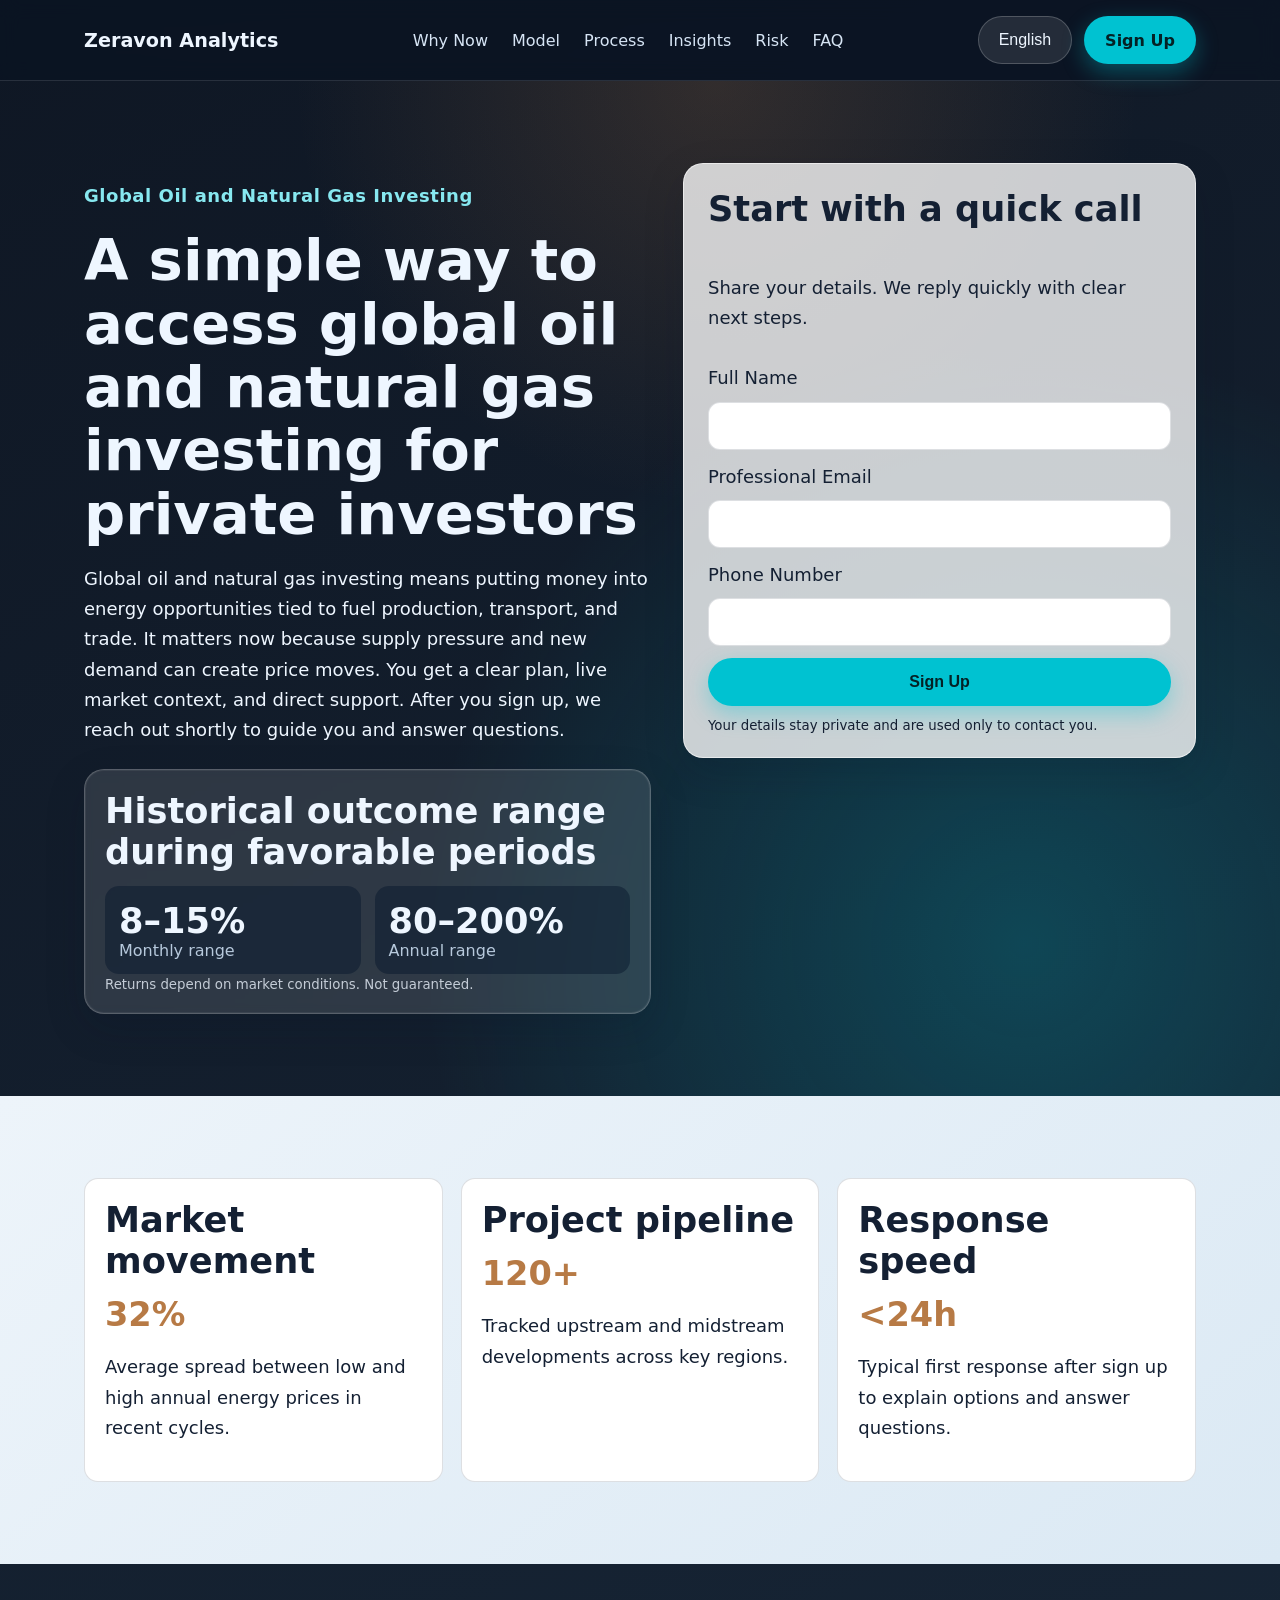
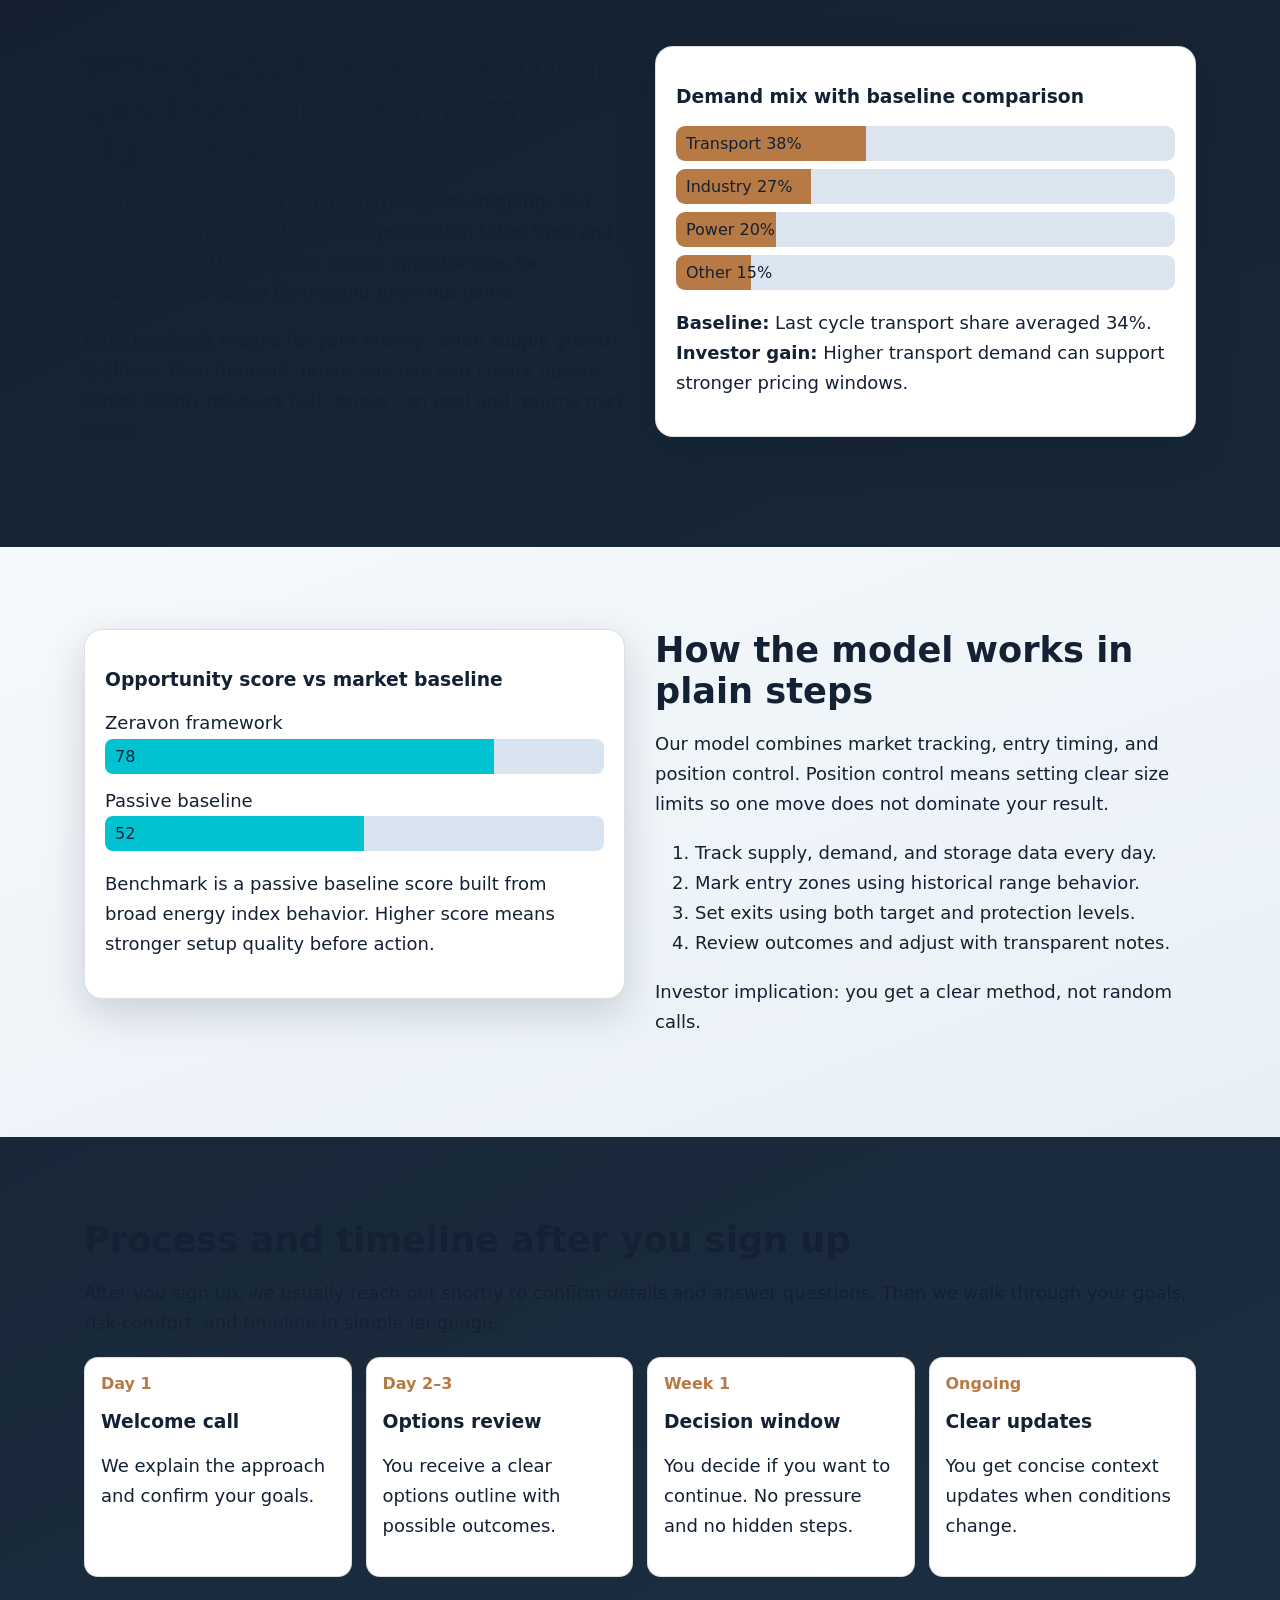
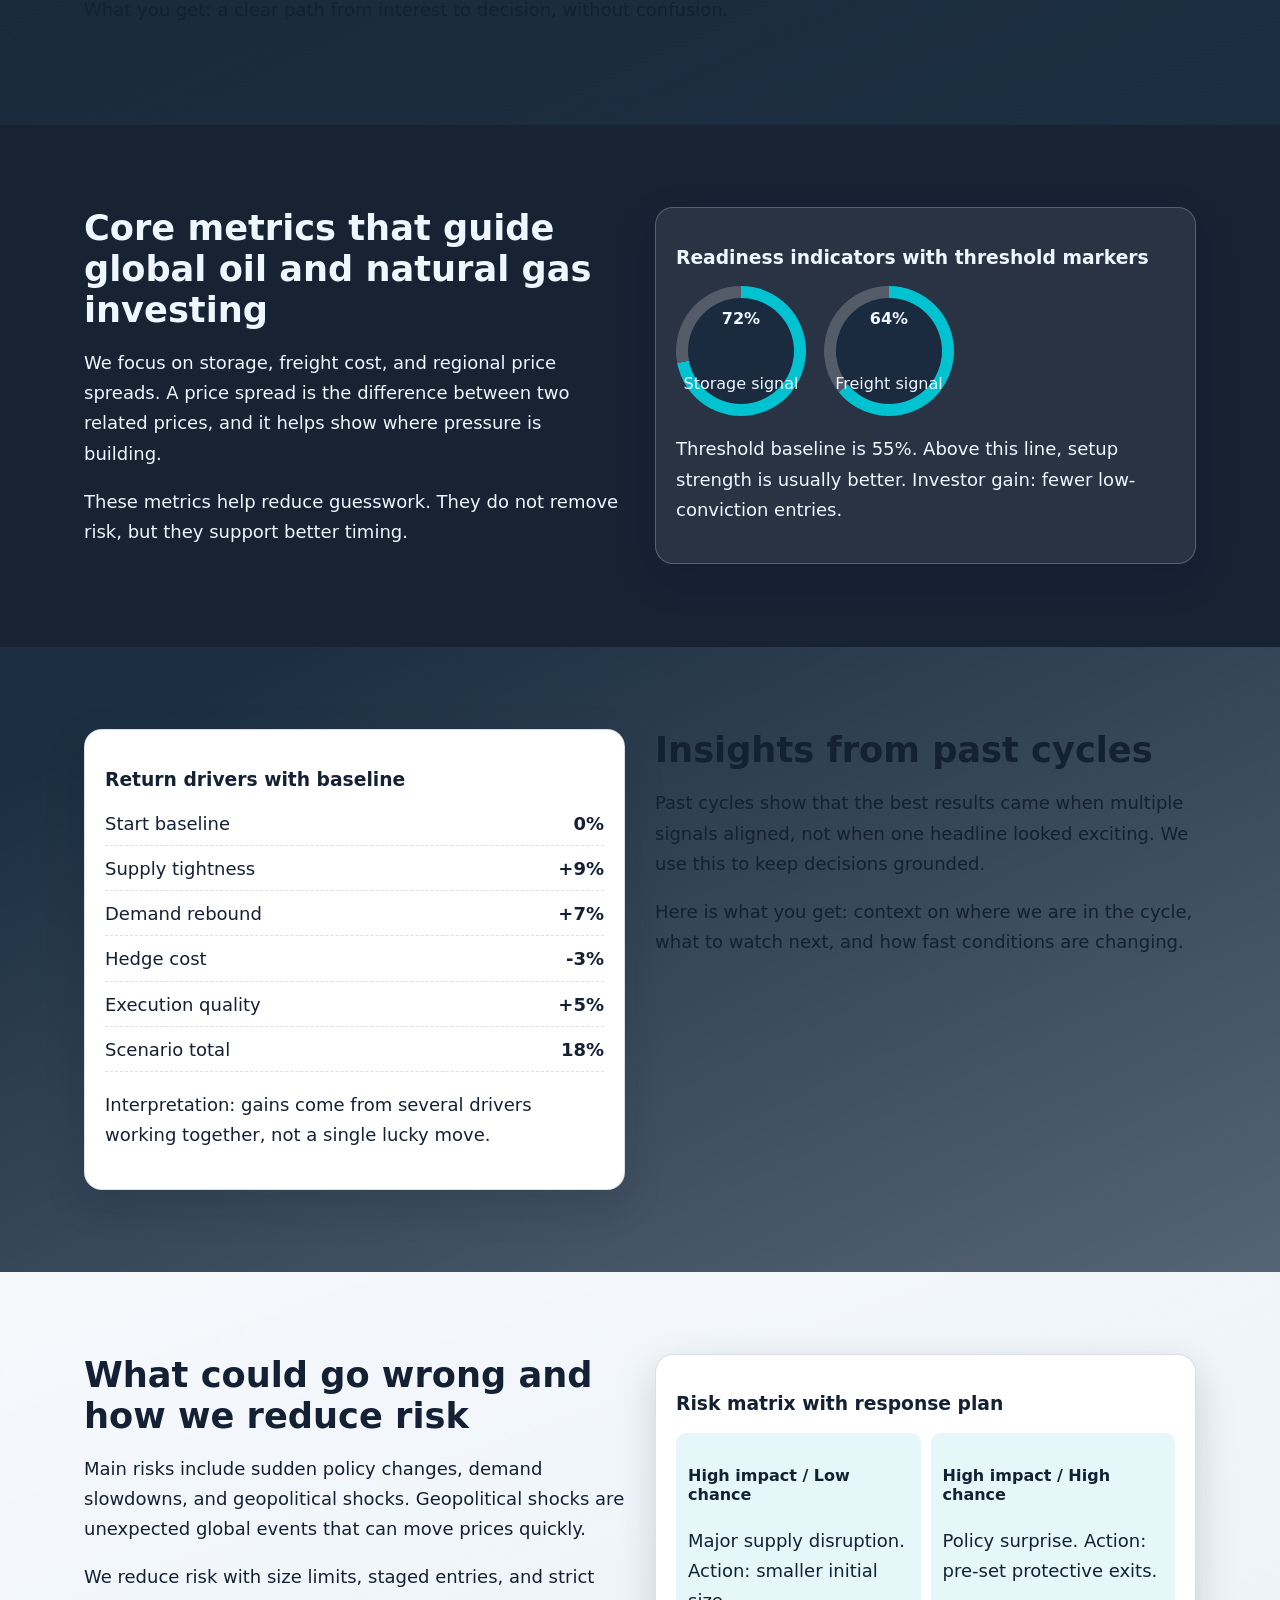
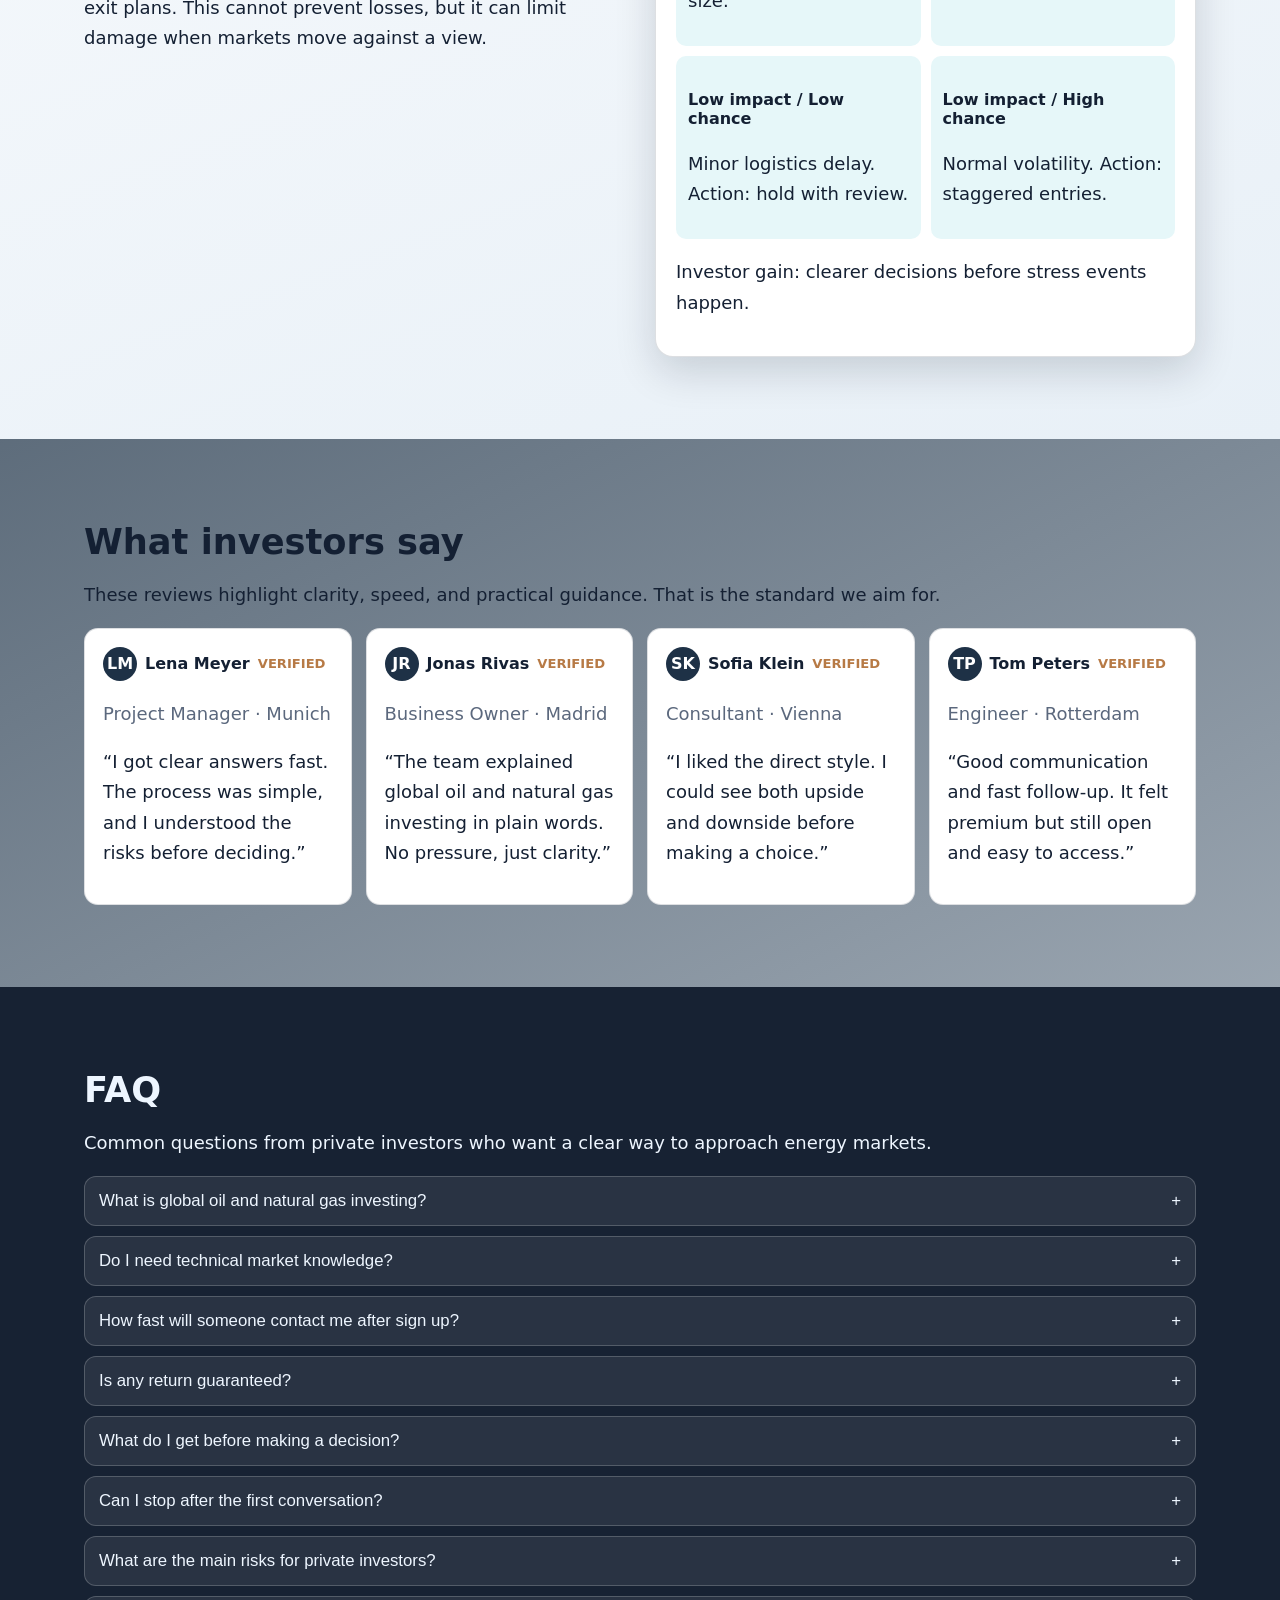
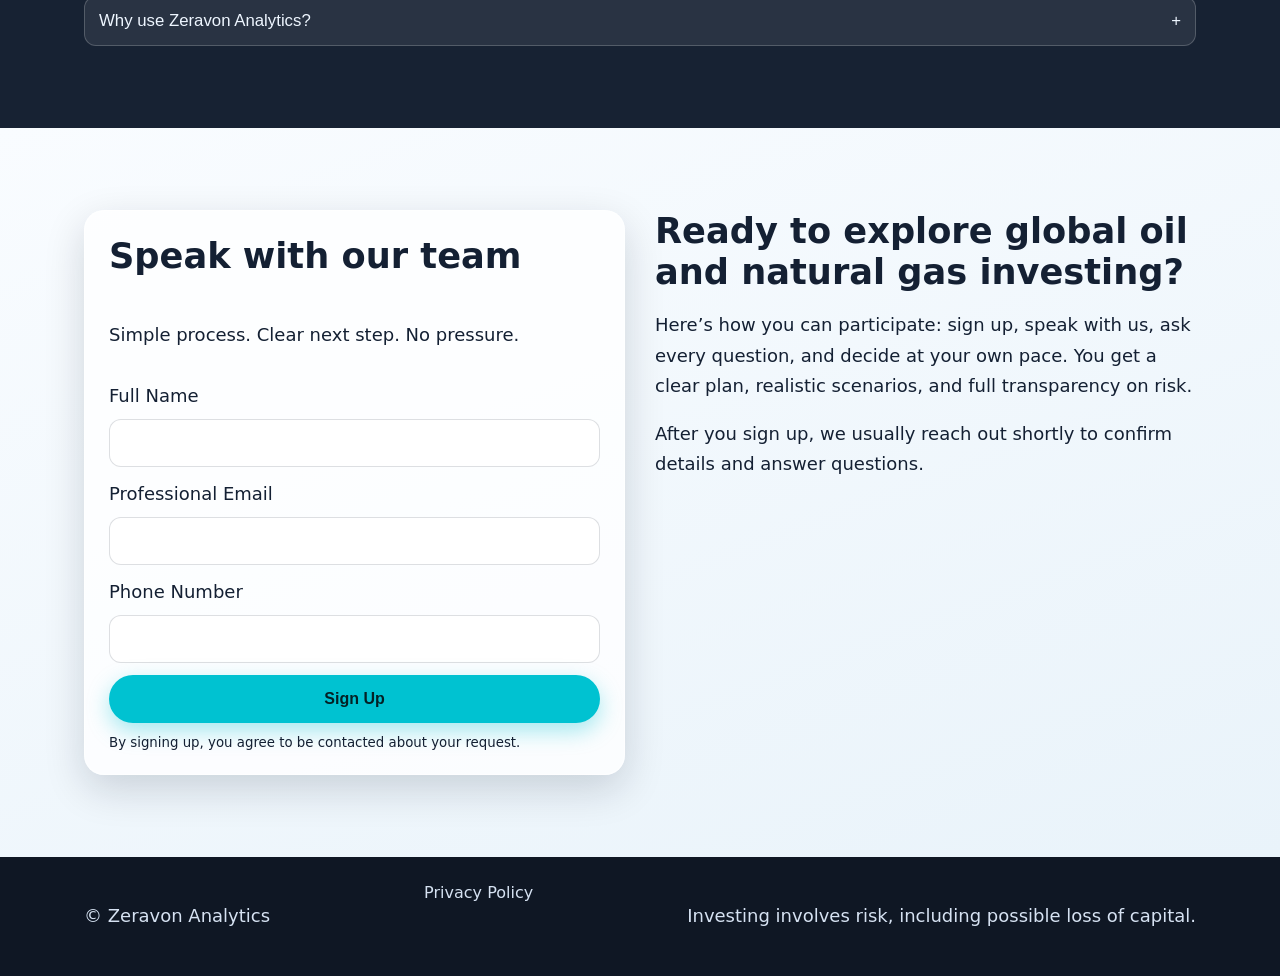
<file: index.html>
<!doctype html>
<html lang="en">
<head>
  <meta charset="utf-8">
  <meta name="viewport" content="width=device-width, initial-scale=1">
  <title>Zeravon Analytics | Global Oil and Natural Gas Investing for English</title>
  <meta name="description" content="Explore a clear way to approach global oil and natural gas investing with Zeravon Analytics. Learn the process, risks, and next steps in simple English for English readers.">
  <link rel="canonical" href="https://zeravonanalytics.com/index.html">
  <link rel="alternate" hreflang="en" href="https://zeravonanalytics.com/index.html">
  <link rel="alternate" hreflang="de" href="https://zeravonanalytics.com/de/index.html">
  <link rel="alternate" hreflang="fr" href="https://zeravonanalytics.com/fr/index.html">
  <link rel="alternate" hreflang="es" href="https://zeravonanalytics.com/es/index.html">
  <link rel="alternate" hreflang="it" href="https://zeravonanalytics.com/it/index.html">
  <link rel="alternate" hreflang="tr" href="https://zeravonanalytics.com/tr/index.html">
  <link rel="alternate" hreflang="pt" href="https://zeravonanalytics.com/pt/index.html">
  <link rel="alternate" hreflang="ja" href="https://zeravonanalytics.com/jp/index.html">
  <link rel="alternate" hreflang="sk" href="https://zeravonanalytics.com/sk/index.html">
  <link rel="alternate" hreflang="nl-BE" href="https://zeravonanalytics.com/be/index.html">
  <link rel="alternate" hreflang="x-default" href="https://zeravonanalytics.com/index.html">
  <meta property="og:type" content="website">
  <meta property="og:title" content="Zeravon Analytics | Global Oil and Natural Gas Investing for English">
  <meta property="og:description" content="Explore a clear way to approach global oil and natural gas investing with Zeravon Analytics. Learn the process, risks, and next steps in simple English for English readers.">
  <meta property="og:url" content="https://zeravonanalytics.com/index.html">
  <meta property="og:image" content="https://zeravonanalytics.com/assets/img/og-energy.jpg">
  <meta name="twitter:card" content="summary_large_image">
  <meta name="twitter:title" content="Zeravon Analytics | Global Oil and Natural Gas Investing for English">
  <meta name="twitter:description" content="Explore a clear way to approach global oil and natural gas investing with Zeravon Analytics. Learn the process, risks, and next steps in simple English for English readers.">
  <meta name="twitter:image" content="https://zeravonanalytics.com/assets/img/og-energy.jpg">
  <link rel="stylesheet" href="assets/style.css">
  <script defer src="assets/app.js"></script>
</head>
<body>
<header class="site-header">
  <div class="container topbar">
    <a class="brand" href="index.html" aria-label="Zeravon Analytics home">Zeravon Analytics</a>
    <nav class="desktop-nav" aria-label="Primary">
      <a href="#why-market">Why Now</a><a href="#model">Model</a><a href="#process">Process</a><a href="#insights">Insights</a><a href="#risk">Risk</a><a href="#faq">FAQ</a>
    </nav>
    <div class="header-actions">
      <div class="lang-wrap" data-lang>
        <button class="lang-pill" aria-haspopup="true" aria-expanded="false">English</button>
        <div class="lang-menu" role="menu">
              <a href="index.html"><span class="flag flag-uk"></span>English</a>
              <a href="de/index.html"><span class="flag flag-de"></span>Deutsch</a>
              <a href="fr/index.html"><span class="flag flag-fr"></span>Français</a>
              <a href="es/index.html"><span class="flag flag-es"></span>Español</a>
              <a href="it/index.html"><span class="flag flag-it"></span>Italiano</a>
              <a href="tr/index.html"><span class="flag flag-tr"></span>Türkçe</a>
              <a href="pt/index.html"><span class="flag flag-pt"></span>Português</a>
              <a href="jp/index.html"><span class="flag flag-jp"></span>日本語</a>
              <a href="sk/index.html"><span class="flag flag-sk"></span>Slovak</a>
              <a href="be/index.html"><span class="flag flag-be"></span>Nederlands (BE)</a>
        </div>
      </div>
      <a class="btn btn-primary" href="#signup">Sign Up</a>
      <button class="burger" aria-label="Open menu" aria-controls="mobile-drawer" aria-expanded="false"><span></span><span></span><span></span></button>
    </div>
  </div>
</header>
<div class="mobile-drawer" id="mobile-drawer" aria-hidden="true">
  <div class="drawer-panel" role="dialog" aria-modal="true" aria-label="Mobile navigation">
    <button class="drawer-close" aria-label="Close menu">×</button>
    <nav class="drawer-nav">
      <a href="#why-market">Why Now</a><a href="#model">Model</a><a href="#process">Process</a><a href="#insights">Insights</a><a href="#risk">Risk</a><a href="#faq">FAQ</a>
    </nav>
    <div class="lang-wrap" data-lang>
      <button class="lang-pill" aria-haspopup="true" aria-expanded="false">English</button>
      <div class="lang-menu" role="menu">
              <a href="index.html"><span class="flag flag-uk"></span>English</a>
              <a href="de/index.html"><span class="flag flag-de"></span>Deutsch</a>
              <a href="fr/index.html"><span class="flag flag-fr"></span>Français</a>
              <a href="es/index.html"><span class="flag flag-es"></span>Español</a>
              <a href="it/index.html"><span class="flag flag-it"></span>Italiano</a>
              <a href="tr/index.html"><span class="flag flag-tr"></span>Türkçe</a>
              <a href="pt/index.html"><span class="flag flag-pt"></span>Português</a>
              <a href="jp/index.html"><span class="flag flag-jp"></span>日本語</a>
              <a href="sk/index.html"><span class="flag flag-sk"></span>Slovak</a>
              <a href="be/index.html"><span class="flag flag-be"></span>Nederlands (BE)</a>
      </div>
    </div>
    <a class="btn btn-primary" href="#signup">Sign Up</a>
  </div>
</div>
<main>
<section class="hero section" id="signup">
  <div class="hero-glow"></div>
  <div class="container hero-grid">
    <div>
      <p class="eyebrow">Global Oil and Natural Gas Investing</p>
      <h1>A simple way to access global oil and natural gas investing for private investors</h1>
      <p>Global oil and natural gas investing means putting money into energy opportunities tied to fuel production, transport, and trade. It matters now because supply pressure and new demand can create price moves. You get a clear plan, live market context, and direct support. After you sign up, we reach out shortly to guide you and answer questions.</p>
      <div class="performance-panel">
        <h2>Historical outcome range during favorable periods</h2>
        <div class="perf-grid">
          <article><strong>8–15%</strong><span>Monthly range</span></article>
          <article><strong>80–200%</strong><span>Annual range</span></article>
        </div>
        <small>Returns depend on market conditions. Not guaranteed.</small>
      </div>
    </div>
    <form class="lead-form" aria-label="Hero sign up form">
      <h2>Start with a quick call</h2>
      <p>Share your details. We reply quickly with clear next steps.</p>
      <label>Full Name<input type="text" name="name" required></label>
      <label>Professional Email<input type="email" name="email" required></label>
      <label>Phone Number<input type="tel" name="phone" required></label>
      <button type="submit" class="btn btn-primary">Sign Up</button>
      <small>Your details stay private and are used only to contact you.</small>
    </form>
  </div>
</section>
<section class="section kpi-strip reveal">
  <div class="container kpi-grid">
    <article><h2>Market movement</h2><strong>32%</strong><p>Average spread between low and high annual energy prices in recent cycles.</p></article>
    <article><h2>Project pipeline</h2><strong>120+</strong><p>Tracked upstream and midstream developments across key regions.</p></article>
    <article><h2>Response speed</h2><strong>&lt;24h</strong><p>Typical first response after sign up to explain options and answer questions.</p></article>
  </div>
</section>
<section class="section" id="why-market">
  <div class="container split">
    <div>
      <h2>Why global oil and natural gas investing matters right now</h2>
      <p>Energy demand is still strong in transport, shipping, and industry. At the same time, new production takes time and cost to build. This gap can create opportunities for investors who follow timing and price discipline.</p>
      <p>Here is what it means for your money: when supply growth is slower than demand, prices can rise and create upside. When supply recovers fast, prices can cool and returns may shrink.</p>
    </div>
    <div class="viz demandmix">
      <h3>Demand mix with baseline comparison</h3>
      <div class="stack"><span style="--w:38%">Transport 38%</span><span style="--w:27%">Industry 27%</span><span style="--w:20%">Power 20%</span><span style="--w:15%">Other 15%</span></div>
      <p><b>Baseline:</b> Last cycle transport share averaged 34%. <b>Investor gain:</b> Higher transport demand can support stronger pricing windows.</p>
    </div>
  </div>
</section>
<section class="section tone-alt" id="model">
  <div class="container split reverse">
    <div>
      <h2>How the model works in plain steps</h2>
      <p>Our model combines market tracking, entry timing, and position control. Position control means setting clear size limits so one move does not dominate your result.</p>
      <ol>
        <li>Track supply, demand, and storage data every day.</li>
        <li>Mark entry zones using historical range behavior.</li>
        <li>Set exits using both target and protection levels.</li>
        <li>Review outcomes and adjust with transparent notes.</li>
      </ol>
      <p>Investor implication: you get a clear method, not random calls.</p>
    </div>
    <div class="viz compare">
      <h3>Opportunity score vs market baseline</h3>
      <div class="bars"><div><label>Zeravon framework</label><i style="--v:78%">78</i></div><div><label>Passive baseline</label><i style="--v:52%">52</i></div></div>
      <p>Benchmark is a passive baseline score built from broad energy index behavior. Higher score means stronger setup quality before action.</p>
    </div>
  </div>
</section>
<section class="section" id="process">
  <div class="container">
    <h2>Process and timeline after you sign up</h2>
    <p>After you sign up, we usually reach out shortly to confirm details and answer questions. Then we walk through your goals, risk comfort, and timeline in simple language.</p>
    <div class="timeline">
      <article><span>Day 1</span><h3>Welcome call</h3><p>We explain the approach and confirm your goals.</p></article>
      <article><span>Day 2–3</span><h3>Options review</h3><p>You receive a clear options outline with possible outcomes.</p></article>
      <article><span>Week 1</span><h3>Decision window</h3><p>You decide if you want to continue. No pressure and no hidden steps.</p></article>
      <article><span>Ongoing</span><h3>Clear updates</h3><p>You get concise context updates when conditions change.</p></article>
    </div>
    <p>What you get: a clear path from interest to decision, without confusion.</p>
  </div>
</section>
<section class="section tone-dark" id="metrics">
  <div class="container split">
    <div>
      <h2>Core metrics that guide global oil and natural gas investing</h2>
      <p>We focus on storage, freight cost, and regional price spreads. A price spread is the difference between two related prices, and it helps show where pressure is building.</p>
      <p>These metrics help reduce guesswork. They do not remove risk, but they support better timing.</p>
    </div>
    <div class="viz radial">
      <h3>Readiness indicators with threshold markers</h3>
      <div class="rings"><div class="ring" style="--p:72"><b>72%</b><span>Storage signal</span></div><div class="ring" style="--p:64"><b>64%</b><span>Freight signal</span></div></div>
      <p>Threshold baseline is 55%. Above this line, setup strength is usually better. Investor gain: fewer low-conviction entries.</p>
    </div>
  </div>
</section>
<section class="section" id="insights">
  <div class="container split reverse">
    <div>
      <h2>Insights from past cycles</h2>
      <p>Past cycles show that the best results came when multiple signals aligned, not when one headline looked exciting. We use this to keep decisions grounded.</p>
      <p>Here is what you get: context on where we are in the cycle, what to watch next, and how fast conditions are changing.</p>
    </div>
    <div class="viz waterfall">
      <h3>Return drivers with baseline</h3>
      <ul><li><span>Start baseline</span><b>0%</b></li><li><span>Supply tightness</span><b>+9%</b></li><li><span>Demand rebound</span><b>+7%</b></li><li><span>Hedge cost</span><b>-3%</b></li><li><span>Execution quality</span><b>+5%</b></li><li><span>Scenario total</span><b>18%</b></li></ul>
      <p>Interpretation: gains come from several drivers working together, not a single lucky move.</p>
    </div>
  </div>
</section>
<section class="section tone-alt" id="risk">
  <div class="container split">
    <div>
      <h2>What could go wrong and how we reduce risk</h2>
      <p>Main risks include sudden policy changes, demand slowdowns, and geopolitical shocks. Geopolitical shocks are unexpected global events that can move prices quickly.</p>
      <p>We reduce risk with size limits, staged entries, and strict exit plans. This cannot prevent losses, but it can limit damage when markets move against a view.</p>
    </div>
    <div class="viz matrix">
      <h3>Risk matrix with response plan</h3>
      <div class="grid2x2"><article><h4>High impact / Low chance</h4><p>Major supply disruption. Action: smaller initial size.</p></article><article><h4>High impact / High chance</h4><p>Policy surprise. Action: pre-set protective exits.</p></article><article><h4>Low impact / Low chance</h4><p>Minor logistics delay. Action: hold with review.</p></article><article><h4>Low impact / High chance</h4><p>Normal volatility. Action: staggered entries.</p></article></div>
      <p>Investor gain: clearer decisions before stress events happen.</p>
    </div>
  </div>
</section>
<section class="section" id="reviews">
  <div class="container">
    <h2>What investors say</h2>
    <p>These reviews highlight clarity, speed, and practical guidance. That is the standard we aim for.</p>
    <div class="reviews-grid">
      <article><div class="review-head"><span class="avatar">LM</span><strong>Lena Meyer</strong><em>VERIFIED</em></div><p class="role">Project Manager · Munich</p><p>“I got clear answers fast. The process was simple, and I understood the risks before deciding.”</p></article>
      <article><div class="review-head"><span class="avatar">JR</span><strong>Jonas Rivas</strong><em>VERIFIED</em></div><p class="role">Business Owner · Madrid</p><p>“The team explained global oil and natural gas investing in plain words. No pressure, just clarity.”</p></article>
      <article><div class="review-head"><span class="avatar">SK</span><strong>Sofia Klein</strong><em>VERIFIED</em></div><p class="role">Consultant · Vienna</p><p>“I liked the direct style. I could see both upside and downside before making a choice.”</p></article>
      <article><div class="review-head"><span class="avatar">TP</span><strong>Tom Peters</strong><em>VERIFIED</em></div><p class="role">Engineer · Rotterdam</p><p>“Good communication and fast follow-up. It felt premium but still open and easy to access.”</p></article>
    </div>
  </div>
</section>
<section class="section tone-dark" id="faq">
  <div class="container">
    <h2>FAQ</h2>
    <p>Common questions from private investors who want a clear way to approach energy markets.</p>
    <div class="faq-list">
      <article class="faq-item"><button>What is global oil and natural gas investing?<span>+</span></button><div><p>It is investing in opportunities linked to fuel production, transport, and pricing across world markets.</p></div></article>
      <article class="faq-item"><button>Do I need technical market knowledge?<span>+</span></button><div><p>No. We explain each step in plain English and define key terms as we go.</p></div></article>
      <article class="faq-item"><button>How fast will someone contact me after sign up?<span>+</span></button><div><p>In most cases, we contact you within one business day to confirm details and answer questions.</p></div></article>
      <article class="faq-item"><button>Is any return guaranteed?<span>+</span></button><div><p>No. Returns depend on market conditions, timing, and risk controls.</p></div></article>
      <article class="faq-item"><button>What do I get before making a decision?<span>+</span></button><div><p>You get a clear walkthrough of the process, expected scenarios, and main risks.</p></div></article>
      <article class="faq-item"><button>Can I stop after the first conversation?<span>+</span></button><div><p>Yes. You decide if you want to continue after getting the information.</p></div></article>
      <article class="faq-item"><button>What are the main risks for private investors?<span>+</span></button><div><p>Price swings, policy changes, and global events can impact outcomes. We use limits to reduce exposure.</p></div></article>
      <article class="faq-item"><button>Why use Zeravon Analytics?<span>+</span></button><div><p>We focus on clear communication, transparent process, and practical investor outcomes.</p></div></article>
    </div>
  </div>
</section>
<section class="section final-cta" id="contact">
  <div class="container split reverse">
    <div>
      <h2>Ready to explore global oil and natural gas investing?</h2>
      <p>Here’s how you can participate: sign up, speak with us, ask every question, and decide at your own pace. You get a clear plan, realistic scenarios, and full transparency on risk.</p>
      <p>After you sign up, we usually reach out shortly to confirm details and answer questions.</p>
    </div>
    <form class="lead-form" aria-label="Final sign up form">
      <h2>Speak with our team</h2>
      <p>Simple process. Clear next step. No pressure.</p>
      <label>Full Name<input type="text" name="name2" required></label>
      <label>Professional Email<input type="email" name="email2" required></label>
      <label>Phone Number<input type="tel" name="phone2" required></label>
      <button type="submit" class="btn btn-primary">Sign Up</button>
      <small>By signing up, you agree to be contacted about your request.</small>
    </form>
  </div>
</section>
</main>
<footer class="site-footer">
  <div class="container footer-row"><p>© Zeravon Analytics</p><a href="#" data-open-privacy>Privacy Policy</a><p>Investing involves risk, including possible loss of capital.</p></div>
</footer>
<div class="modal" id="privacy-modal" aria-hidden="true">
  <div class="modal-panel" role="dialog" aria-modal="true" aria-label="Privacy Policy">
    <button class="modal-x" aria-label="Close privacy policy">×</button>
    <h2>Privacy Policy</h2>
    <p><strong>Introduction:</strong> This page explains how Zeravon Analytics handles personal data in clear language.</p>
    <p><strong>Data collection:</strong> We collect name, email, phone number, and basic communication records when you contact us.</p>
    <p><strong>Legal basis:</strong> We process data to respond to your request and provide requested information.</p>
    <p><strong>Cookies:</strong> We use essential cookies for site function and optional analytics cookies to improve experience.</p>
    <p><strong>Retention:</strong> We keep data only as long as needed for service and legal obligations.</p>
    <p><strong>Third-party sharing:</strong> We share data only with service partners needed to operate communication tools.</p>
    <p><strong>Security:</strong> We use technical and organizational safeguards to protect data from unauthorized access.</p>
    <p><strong>User rights:</strong> You can request access, correction, deletion, or restriction of your personal data.</p>
    <p><strong>International transfers:</strong> Some providers may process data outside your country with protection measures in place.</p>
    <p><strong>Industry risk disclosure:</strong> Any investment information is educational and market outcomes are never guaranteed.</p>
    <p><strong>Contact:</strong> privacy@zeravonanalytics.com</p>
    <div class="modal-footer"><button class="btn btn-ghost" data-close-privacy>Close</button></div>
  </div>
</div>
<script type="application/ld+json">{"@context":"https://schema.org","@type":"Organization","name":"Zeravon Analytics","url":"https://zeravonanalytics.com","logo":"https://zeravonanalytics.com/assets/img/logo.png"}</script>
<script type="application/ld+json">{"@context":"https://schema.org","@type":"WebSite","name":"Zeravon Analytics","url":"https://zeravonanalytics.com/"}</script>
<script type="application/ld+json">{"@context":"https://schema.org","@type":"FAQPage","mainEntity":[{"@type":"Question","name":"What is global oil and natural gas investing?","acceptedAnswer":{"@type":"Answer","text":"It is investing in opportunities linked to fuel production, transport, and pricing across world markets."}},{"@type":"Question","name":"Is any return guaranteed?","acceptedAnswer":{"@type":"Answer","text":"No. Returns depend on market conditions, timing, and risk controls."}}]}</script>
<script type="application/ld+json">{"@context":"https://schema.org","@type":"Review","itemReviewed":{"@type":"Organization","name":"Zeravon Analytics"},"reviewRating":{"@type":"Rating","ratingValue":"5","bestRating":"5"},"author":{"@type":"Person","name":"Lena Meyer"},"reviewBody":"I got clear answers fast and understood the process."}</script>
</body>
</html>
</file>
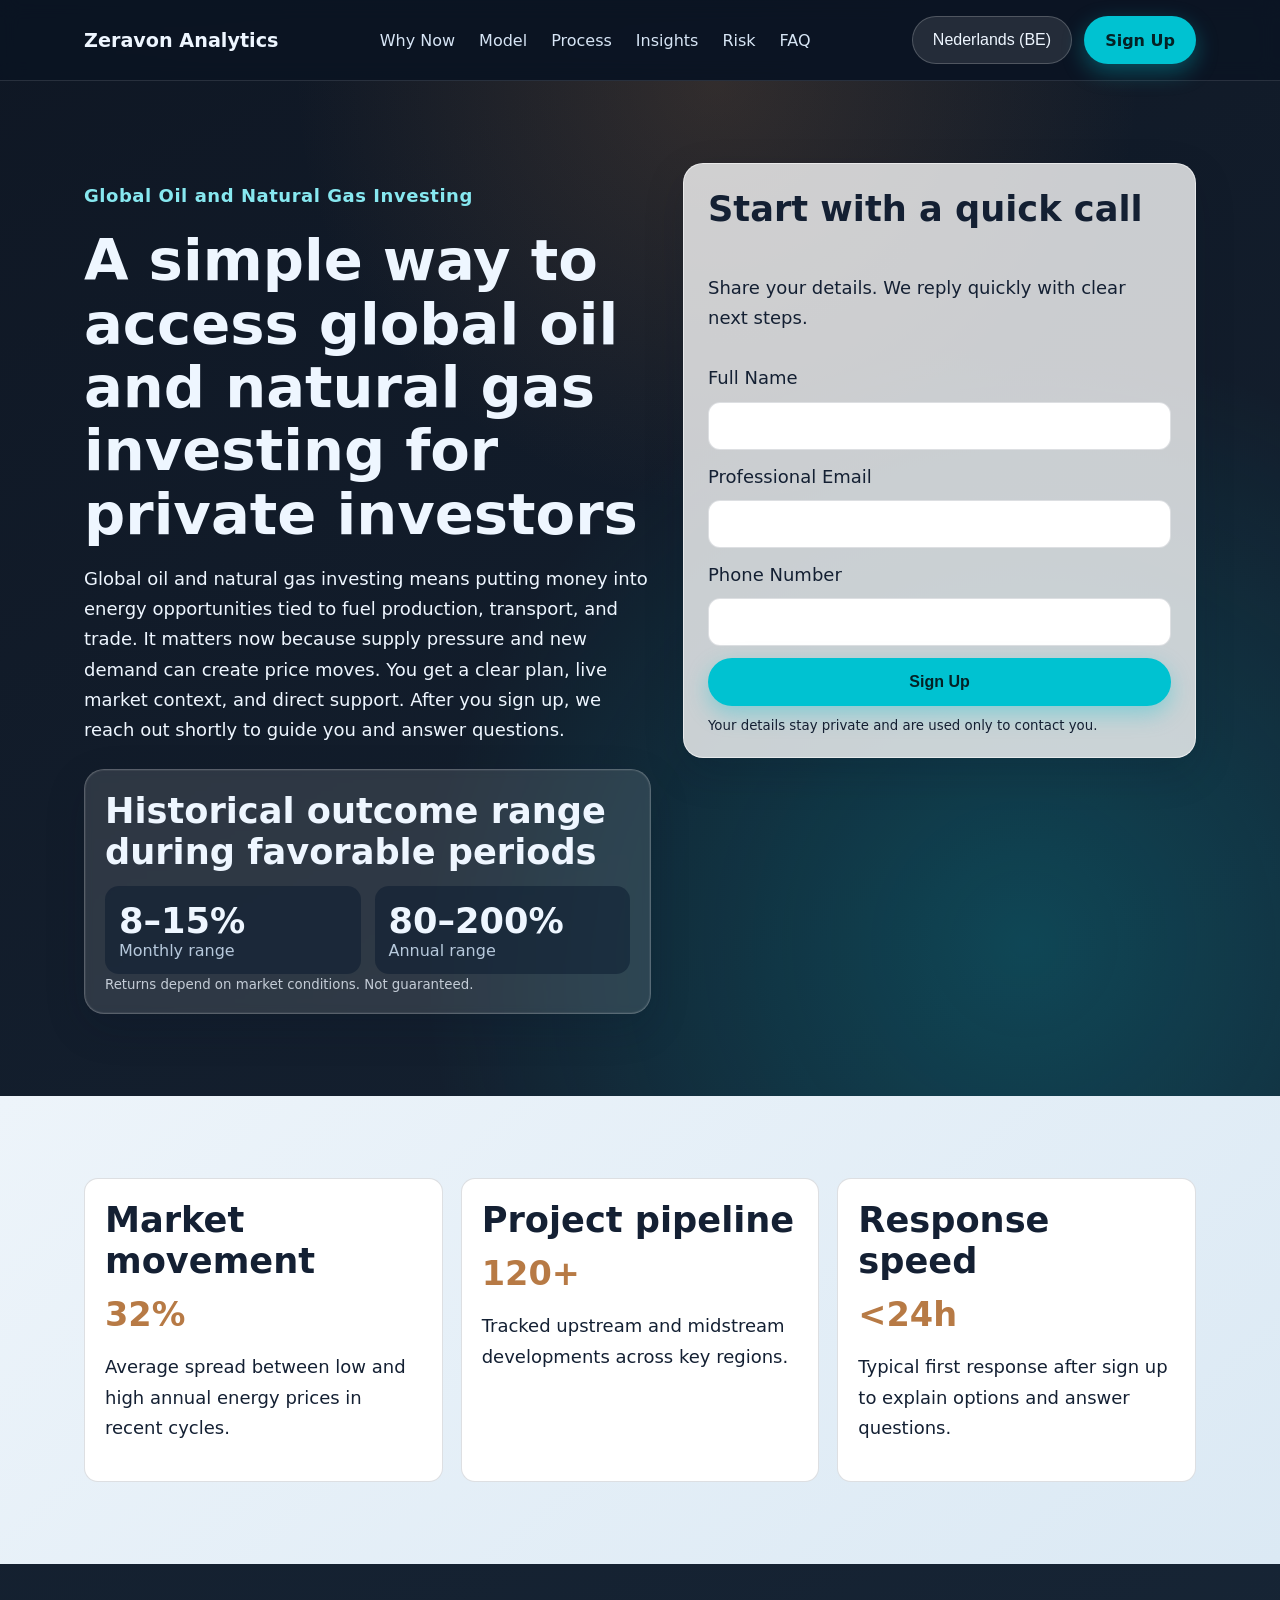
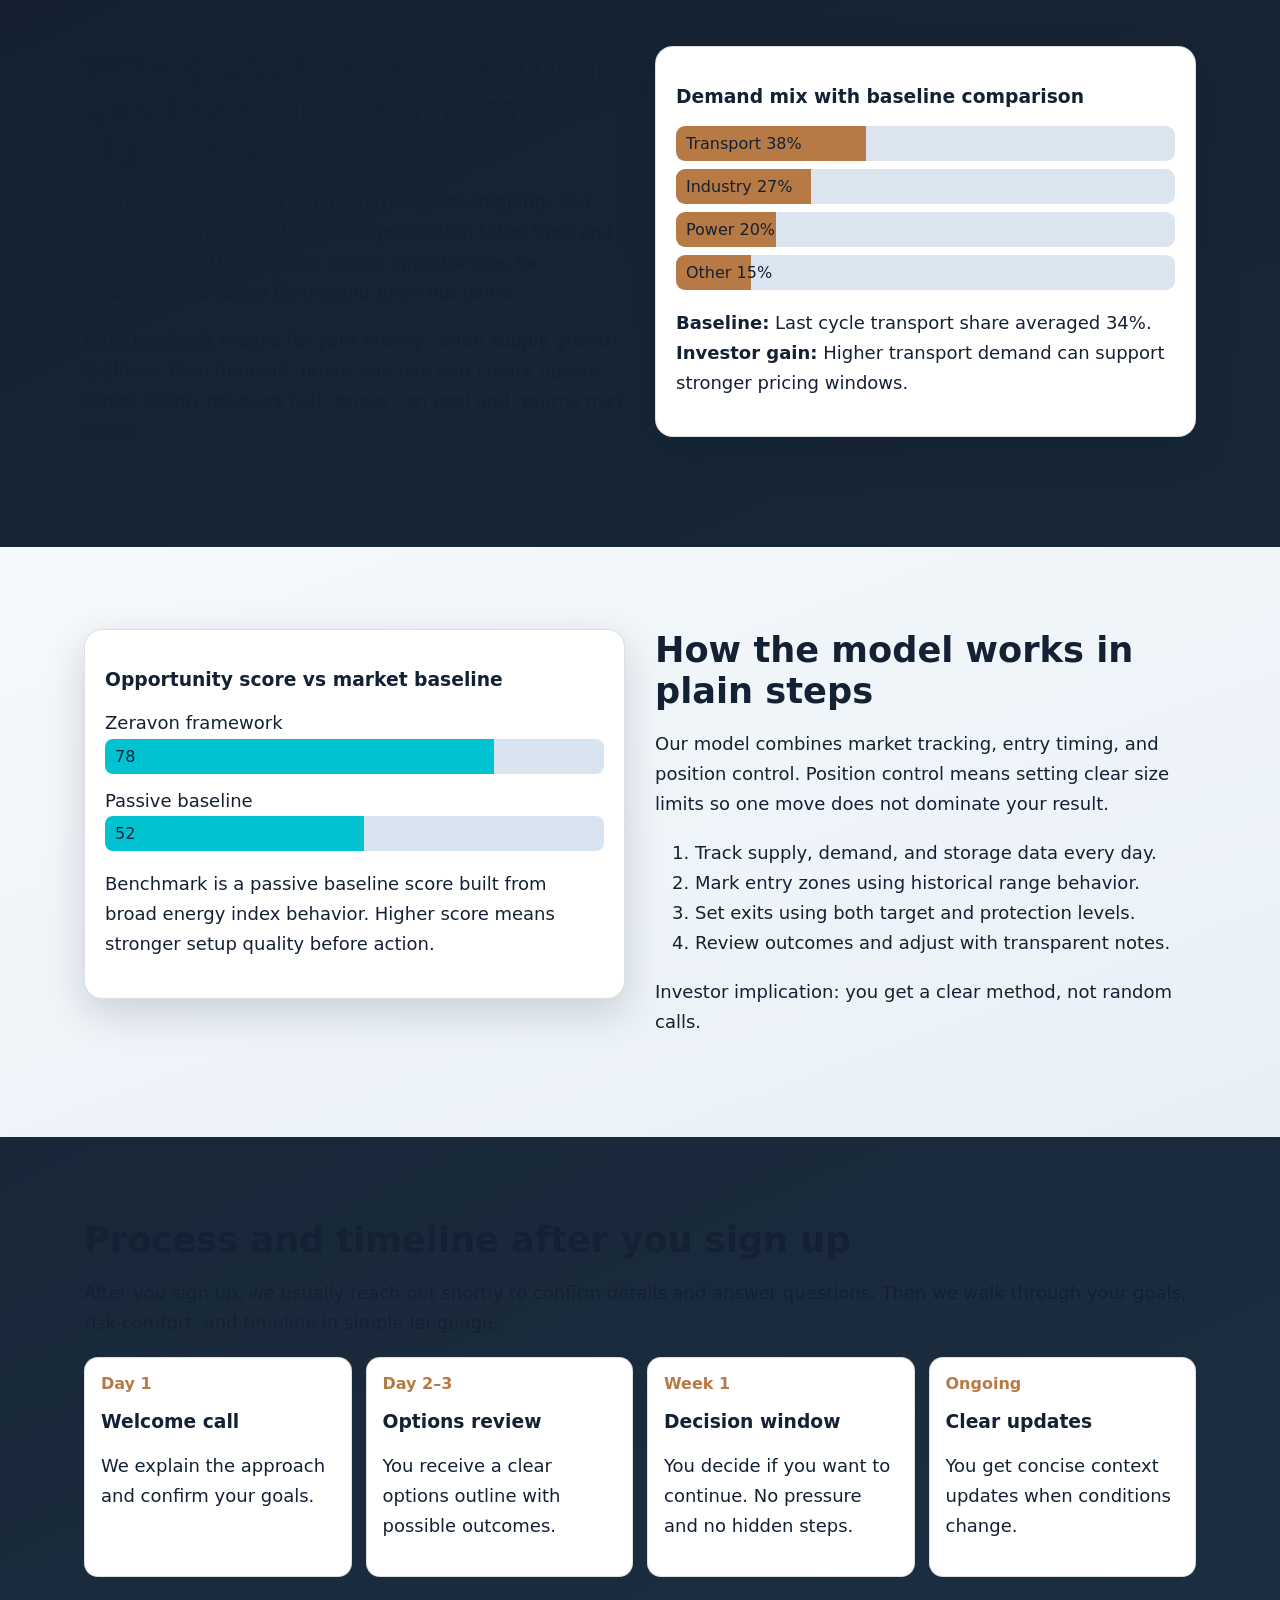
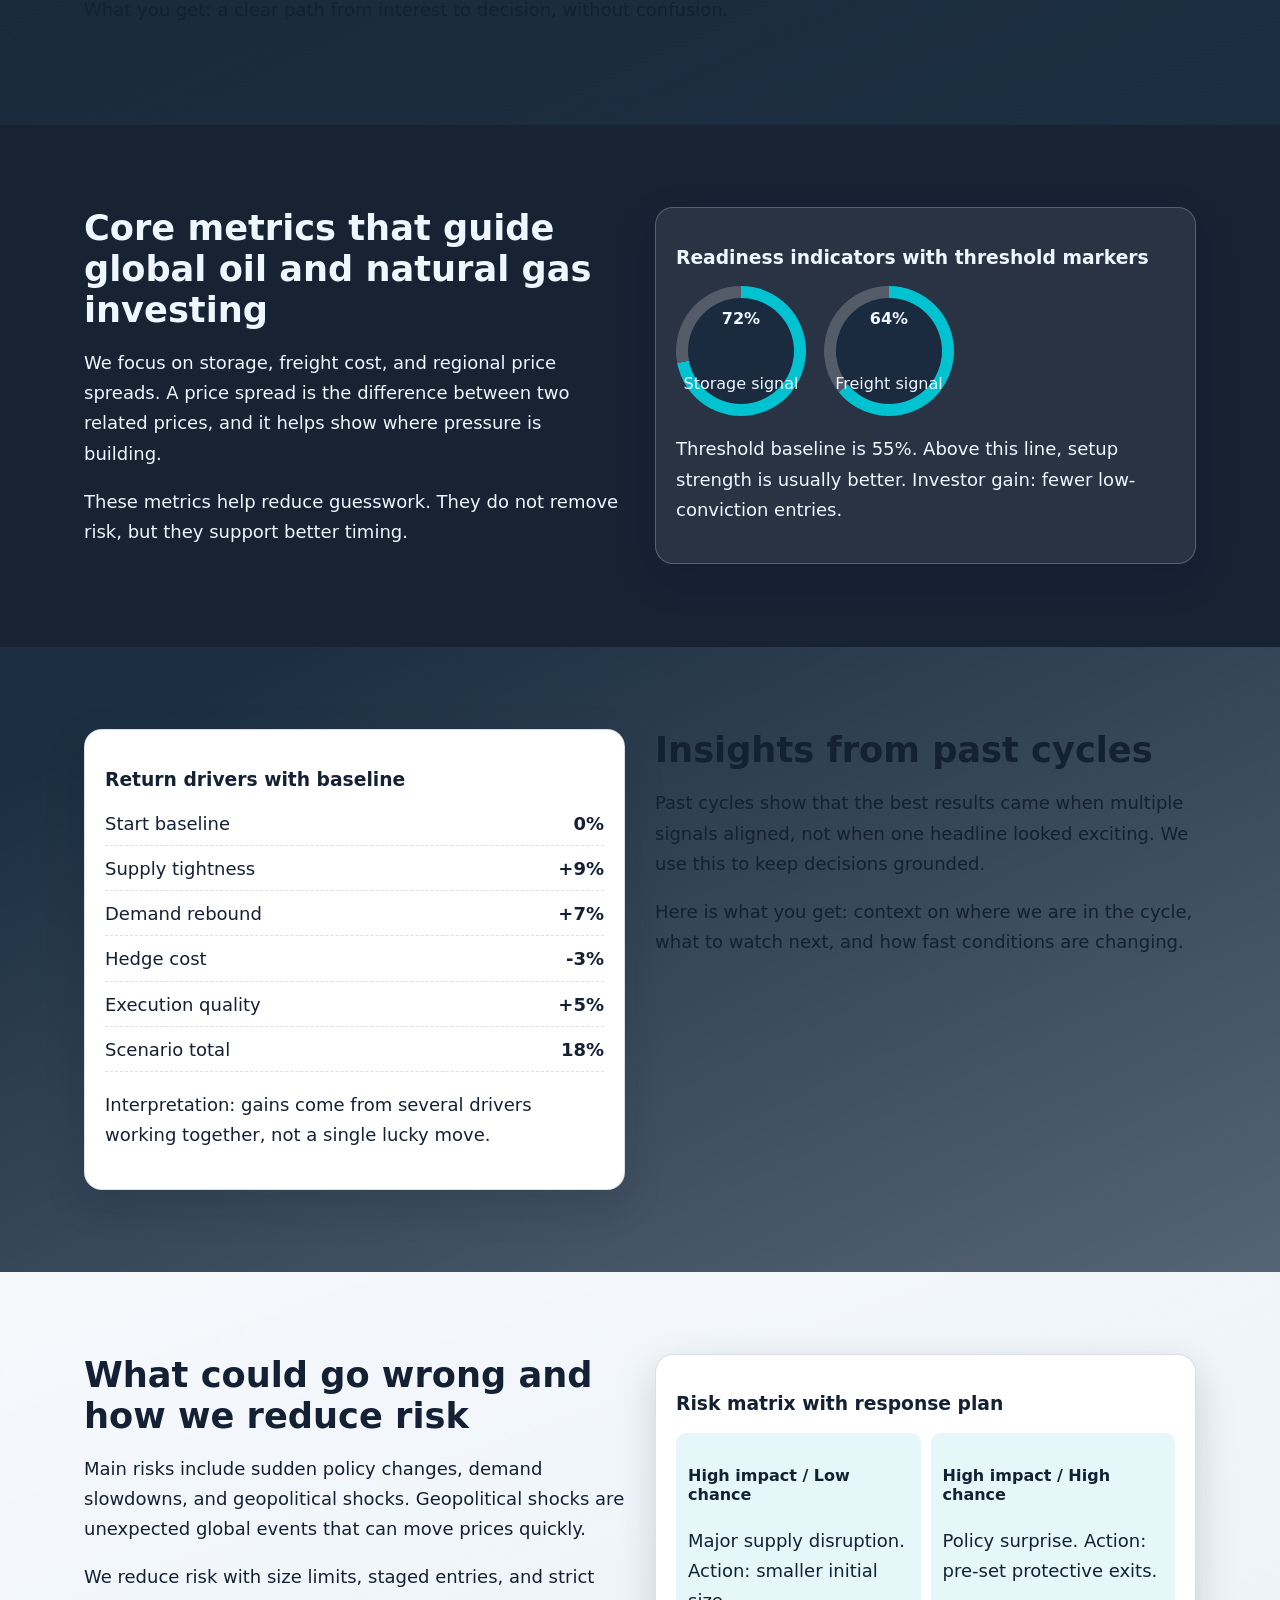
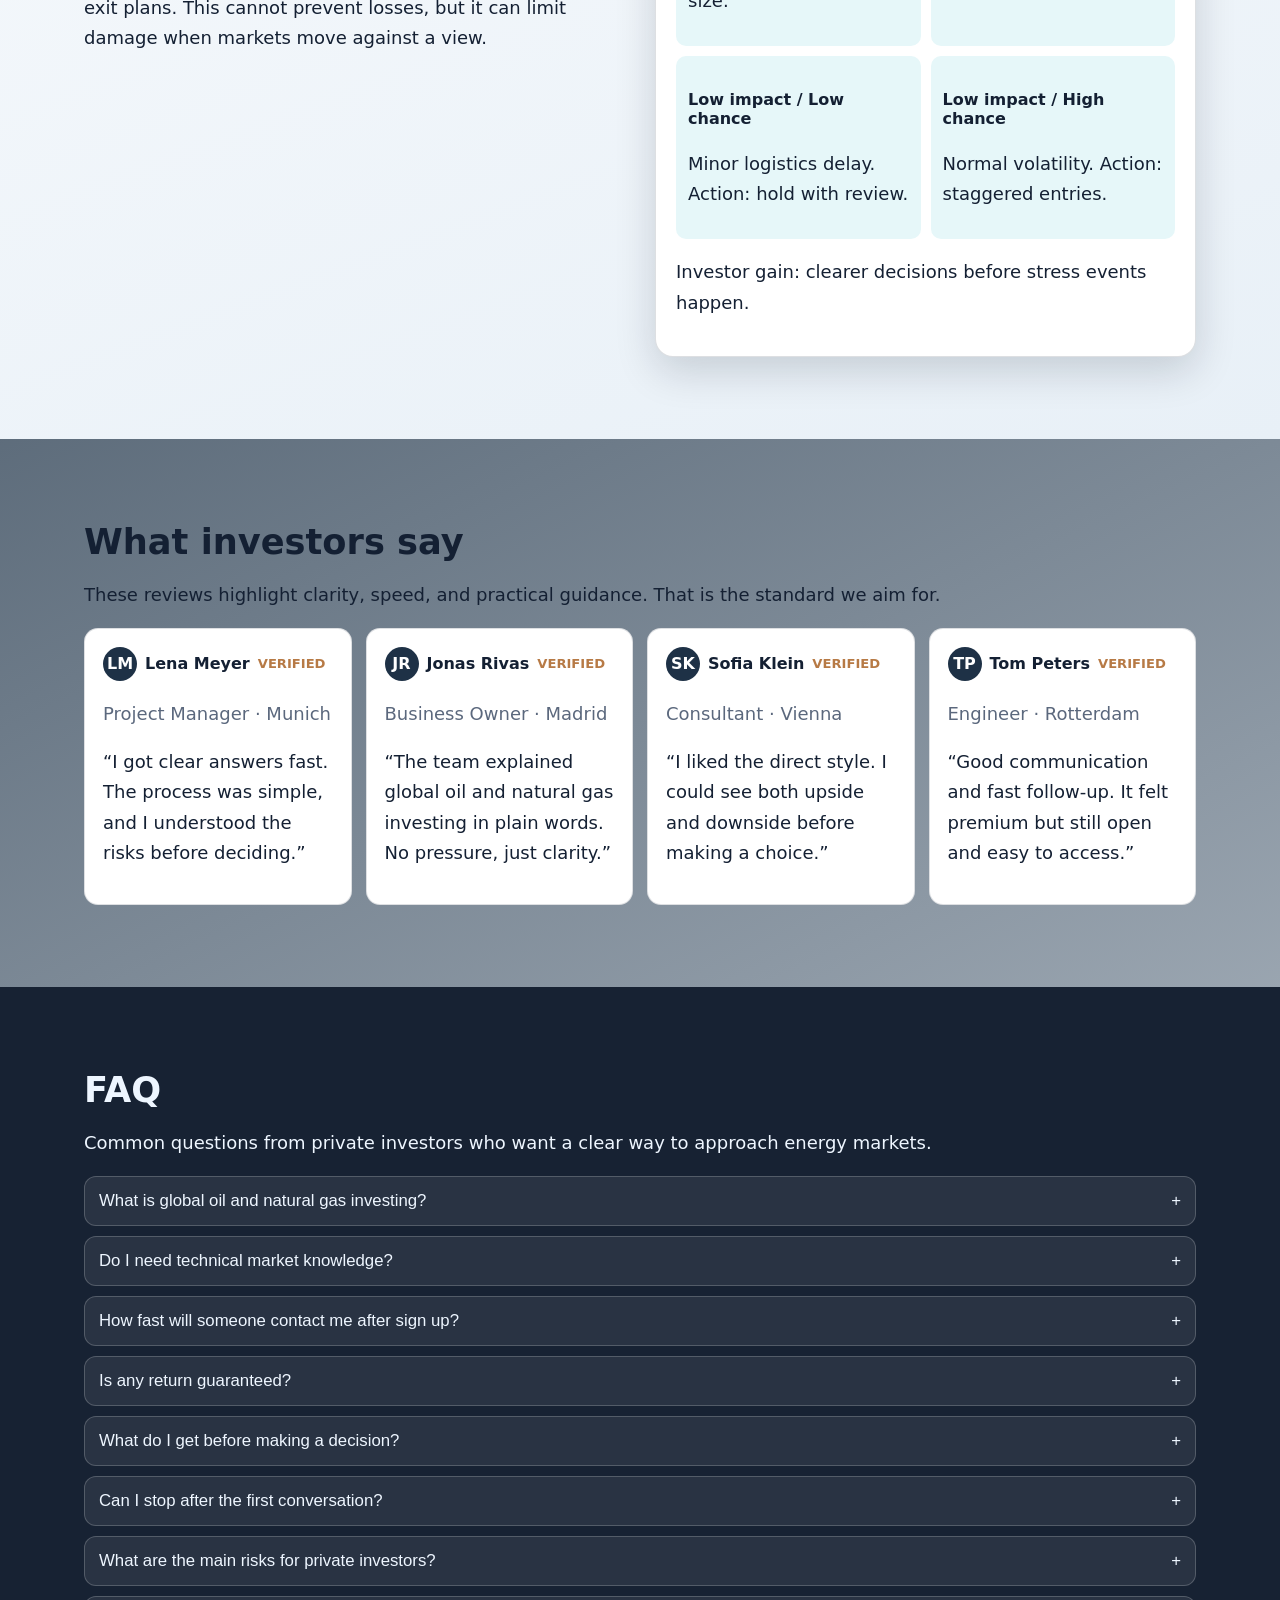
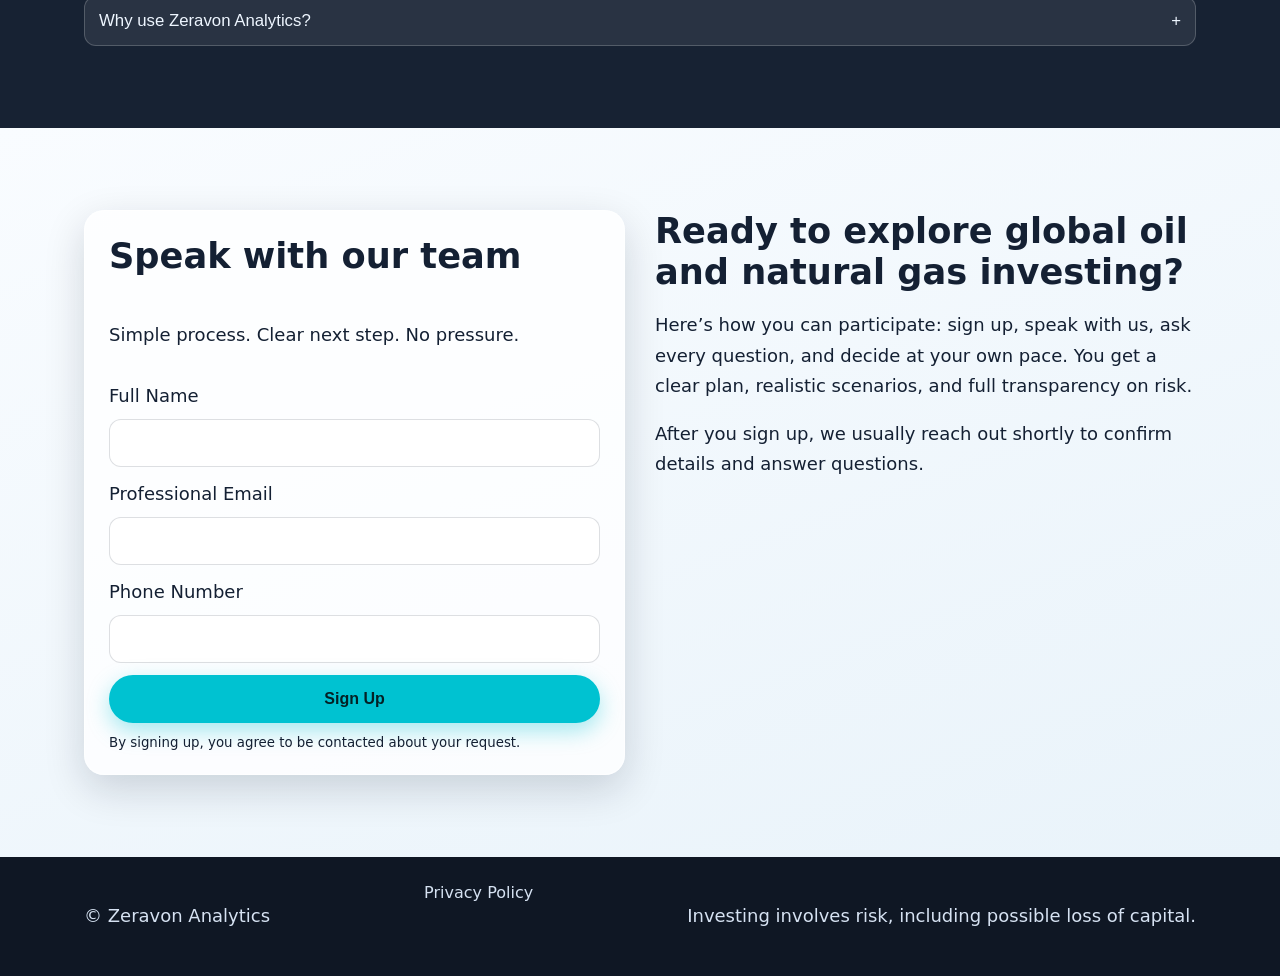
<file: be/index.html>
<!doctype html>
<html lang="en">
<head>
  <meta charset="utf-8">
  <meta name="viewport" content="width=device-width, initial-scale=1">
  <title>Zeravon Analytics | Global Oil and Natural Gas Investing for Nederlands (BE)</title>
  <meta name="description" content="Explore a clear way to approach global oil and natural gas investing with Zeravon Analytics. Learn the process, risks, and next steps in simple English for Nederlands (BE) readers.">
  <link rel="canonical" href="https://zeravonanalytics.com/be/index.html">
  <link rel="alternate" hreflang="en" href="https://zeravonanalytics.com/index.html">
  <link rel="alternate" hreflang="de" href="https://zeravonanalytics.com/de/index.html">
  <link rel="alternate" hreflang="fr" href="https://zeravonanalytics.com/fr/index.html">
  <link rel="alternate" hreflang="es" href="https://zeravonanalytics.com/es/index.html">
  <link rel="alternate" hreflang="it" href="https://zeravonanalytics.com/it/index.html">
  <link rel="alternate" hreflang="tr" href="https://zeravonanalytics.com/tr/index.html">
  <link rel="alternate" hreflang="pt" href="https://zeravonanalytics.com/pt/index.html">
  <link rel="alternate" hreflang="ja" href="https://zeravonanalytics.com/jp/index.html">
  <link rel="alternate" hreflang="sk" href="https://zeravonanalytics.com/sk/index.html">
  <link rel="alternate" hreflang="nl-BE" href="https://zeravonanalytics.com/be/index.html">
  <link rel="alternate" hreflang="x-default" href="https://zeravonanalytics.com/index.html">
  <meta property="og:type" content="website">
  <meta property="og:title" content="Zeravon Analytics | Global Oil and Natural Gas Investing for Nederlands (BE)">
  <meta property="og:description" content="Explore a clear way to approach global oil and natural gas investing with Zeravon Analytics. Learn the process, risks, and next steps in simple English for Nederlands (BE) readers.">
  <meta property="og:url" content="https://zeravonanalytics.com/be/index.html">
  <meta property="og:image" content="https://zeravonanalytics.com/assets/img/og-energy.jpg">
  <meta name="twitter:card" content="summary_large_image">
  <meta name="twitter:title" content="Zeravon Analytics | Global Oil and Natural Gas Investing for Nederlands (BE)">
  <meta name="twitter:description" content="Explore a clear way to approach global oil and natural gas investing with Zeravon Analytics. Learn the process, risks, and next steps in simple English for Nederlands (BE) readers.">
  <meta name="twitter:image" content="https://zeravonanalytics.com/assets/img/og-energy.jpg">
  <link rel="stylesheet" href="../assets/style.css">
  <script defer src="../assets/app.js"></script>
</head>
<body>
<header class="site-header">
  <div class="container topbar">
    <a class="brand" href="../index.html" aria-label="Zeravon Analytics home">Zeravon Analytics</a>
    <nav class="desktop-nav" aria-label="Primary">
      <a href="#why-market">Why Now</a><a href="#model">Model</a><a href="#process">Process</a><a href="#insights">Insights</a><a href="#risk">Risk</a><a href="#faq">FAQ</a>
    </nav>
    <div class="header-actions">
      <div class="lang-wrap" data-lang>
        <button class="lang-pill" aria-haspopup="true" aria-expanded="false">Nederlands (BE)</button>
        <div class="lang-menu" role="menu">
              <a href="../index.html"><span class="flag flag-uk"></span>English</a>
              <a href="../de/index.html"><span class="flag flag-de"></span>Deutsch</a>
              <a href="../fr/index.html"><span class="flag flag-fr"></span>Français</a>
              <a href="../es/index.html"><span class="flag flag-es"></span>Español</a>
              <a href="../it/index.html"><span class="flag flag-it"></span>Italiano</a>
              <a href="../tr/index.html"><span class="flag flag-tr"></span>Türkçe</a>
              <a href="../pt/index.html"><span class="flag flag-pt"></span>Português</a>
              <a href="../jp/index.html"><span class="flag flag-jp"></span>日本語</a>
              <a href="../sk/index.html"><span class="flag flag-sk"></span>Slovak</a>
              <a href="../be/index.html"><span class="flag flag-be"></span>Nederlands(BE)</a>
        </div>
      </div>
      <a class="btn btn-primary" href="#signup">Sign Up</a>
      <button class="burger" aria-label="Open menu" aria-controls="mobile-drawer" aria-expanded="false"><span></span><span></span><span></span></button>
    </div>
  </div>
</header>
<div class="mobile-drawer" id="mobile-drawer" aria-hidden="true">
  <div class="drawer-panel" role="dialog" aria-modal="true" aria-label="Mobile navigation">
    <button class="drawer-close" aria-label="Close menu">×</button>
    <nav class="drawer-nav">
      <a href="#why-market">Why Now</a><a href="#model">Model</a><a href="#process">Process</a><a href="#insights">Insights</a><a href="#risk">Risk</a><a href="#faq">FAQ</a>
    </nav>
    <div class="lang-wrap" data-lang>
      <button class="lang-pill" aria-haspopup="true" aria-expanded="false">Nederlands (BE)</button>
      <div class="lang-menu" role="menu">
              <a href="../index.html"><span class="flag flag-uk"></span>English</a>
              <a href="../de/index.html"><span class="flag flag-de"></span>Deutsch</a>
              <a href="../fr/index.html"><span class="flag flag-fr"></span>Français</a>
              <a href="../es/index.html"><span class="flag flag-es"></span>Español</a>
              <a href="../it/index.html"><span class="flag flag-it"></span>Italiano</a>
              <a href="../tr/index.html"><span class="flag flag-tr"></span>Türkçe</a>
              <a href="../pt/index.html"><span class="flag flag-pt"></span>Português</a>
              <a href="../jp/index.html"><span class="flag flag-jp"></span>日本語</a>
              <a href="../sk/index.html"><span class="flag flag-sk"></span>Slovak</a>
              <a href="../be/index.html"><span class="flag flag-be"></span>Nederlands(BE)</a>
      </div>
    </div>
    <a class="btn btn-primary" href="#signup">Sign Up</a>
  </div>
</div>
<main>
<section class="hero section" id="signup">
  <div class="hero-glow"></div>
  <div class="container hero-grid">
    <div>
      <p class="eyebrow">Global Oil and Natural Gas Investing</p>
      <h1>A simple way to access global oil and natural gas investing for private investors</h1>
      <p>Global oil and natural gas investing means putting money into energy opportunities tied to fuel production, transport, and trade. It matters now because supply pressure and new demand can create price moves. You get a clear plan, live market context, and direct support. After you sign up, we reach out shortly to guide you and answer questions.</p>
      <div class="performance-panel">
        <h2>Historical outcome range during favorable periods</h2>
        <div class="perf-grid">
          <article><strong>8–15%</strong><span>Monthly range</span></article>
          <article><strong>80–200%</strong><span>Annual range</span></article>
        </div>
        <small>Returns depend on market conditions. Not guaranteed.</small>
      </div>
    </div>
    <form class="lead-form" aria-label="Hero sign up form">
      <h2>Start with a quick call</h2>
      <p>Share your details. We reply quickly with clear next steps.</p>
      <label>Full Name<input type="text" name="name" required></label>
      <label>Professional Email<input type="email" name="email" required></label>
      <label>Phone Number<input type="tel" name="phone" required></label>
      <button type="submit" class="btn btn-primary">Sign Up</button>
      <small>Your details stay private and are used only to contact you.</small>
    </form>
  </div>
</section>
<section class="section kpi-strip reveal">
  <div class="container kpi-grid">
    <article><h2>Market movement</h2><strong>32%</strong><p>Average spread between low and high annual energy prices in recent cycles.</p></article>
    <article><h2>Project pipeline</h2><strong>120+</strong><p>Tracked upstream and midstream developments across key regions.</p></article>
    <article><h2>Response speed</h2><strong>&lt;24h</strong><p>Typical first response after sign up to explain options and answer questions.</p></article>
  </div>
</section>
<section class="section" id="why-market">
  <div class="container split">
    <div>
      <h2>Why global oil and natural gas investing matters right now</h2>
      <p>Energy demand is still strong in transport, shipping, and industry. At the same time, new production takes time and cost to build. This gap can create opportunities for investors who follow timing and price discipline.</p>
      <p>Here is what it means for your money: when supply growth is slower than demand, prices can rise and create upside. When supply recovers fast, prices can cool and returns may shrink.</p>
    </div>
    <div class="viz demandmix">
      <h3>Demand mix with baseline comparison</h3>
      <div class="stack"><span style="--w:38%">Transport 38%</span><span style="--w:27%">Industry 27%</span><span style="--w:20%">Power 20%</span><span style="--w:15%">Other 15%</span></div>
      <p><b>Baseline:</b> Last cycle transport share averaged 34%. <b>Investor gain:</b> Higher transport demand can support stronger pricing windows.</p>
    </div>
  </div>
</section>
<section class="section tone-alt" id="model">
  <div class="container split reverse">
    <div>
      <h2>How the model works in plain steps</h2>
      <p>Our model combines market tracking, entry timing, and position control. Position control means setting clear size limits so one move does not dominate your result.</p>
      <ol>
        <li>Track supply, demand, and storage data every day.</li>
        <li>Mark entry zones using historical range behavior.</li>
        <li>Set exits using both target and protection levels.</li>
        <li>Review outcomes and adjust with transparent notes.</li>
      </ol>
      <p>Investor implication: you get a clear method, not random calls.</p>
    </div>
    <div class="viz compare">
      <h3>Opportunity score vs market baseline</h3>
      <div class="bars"><div><label>Zeravon framework</label><i style="--v:78%">78</i></div><div><label>Passive baseline</label><i style="--v:52%">52</i></div></div>
      <p>Benchmark is a passive baseline score built from broad energy index behavior. Higher score means stronger setup quality before action.</p>
    </div>
  </div>
</section>
<section class="section" id="process">
  <div class="container">
    <h2>Process and timeline after you sign up</h2>
    <p>After you sign up, we usually reach out shortly to confirm details and answer questions. Then we walk through your goals, risk comfort, and timeline in simple language.</p>
    <div class="timeline">
      <article><span>Day 1</span><h3>Welcome call</h3><p>We explain the approach and confirm your goals.</p></article>
      <article><span>Day 2–3</span><h3>Options review</h3><p>You receive a clear options outline with possible outcomes.</p></article>
      <article><span>Week 1</span><h3>Decision window</h3><p>You decide if you want to continue. No pressure and no hidden steps.</p></article>
      <article><span>Ongoing</span><h3>Clear updates</h3><p>You get concise context updates when conditions change.</p></article>
    </div>
    <p>What you get: a clear path from interest to decision, without confusion.</p>
  </div>
</section>
<section class="section tone-dark" id="metrics">
  <div class="container split">
    <div>
      <h2>Core metrics that guide global oil and natural gas investing</h2>
      <p>We focus on storage, freight cost, and regional price spreads. A price spread is the difference between two related prices, and it helps show where pressure is building.</p>
      <p>These metrics help reduce guesswork. They do not remove risk, but they support better timing.</p>
    </div>
    <div class="viz radial">
      <h3>Readiness indicators with threshold markers</h3>
      <div class="rings"><div class="ring" style="--p:72"><b>72%</b><span>Storage signal</span></div><div class="ring" style="--p:64"><b>64%</b><span>Freight signal</span></div></div>
      <p>Threshold baseline is 55%. Above this line, setup strength is usually better. Investor gain: fewer low-conviction entries.</p>
    </div>
  </div>
</section>
<section class="section" id="insights">
  <div class="container split reverse">
    <div>
      <h2>Insights from past cycles</h2>
      <p>Past cycles show that the best results came when multiple signals aligned, not when one headline looked exciting. We use this to keep decisions grounded.</p>
      <p>Here is what you get: context on where we are in the cycle, what to watch next, and how fast conditions are changing.</p>
    </div>
    <div class="viz waterfall">
      <h3>Return drivers with baseline</h3>
      <ul><li><span>Start baseline</span><b>0%</b></li><li><span>Supply tightness</span><b>+9%</b></li><li><span>Demand rebound</span><b>+7%</b></li><li><span>Hedge cost</span><b>-3%</b></li><li><span>Execution quality</span><b>+5%</b></li><li><span>Scenario total</span><b>18%</b></li></ul>
      <p>Interpretation: gains come from several drivers working together, not a single lucky move.</p>
    </div>
  </div>
</section>
<section class="section tone-alt" id="risk">
  <div class="container split">
    <div>
      <h2>What could go wrong and how we reduce risk</h2>
      <p>Main risks include sudden policy changes, demand slowdowns, and geopolitical shocks. Geopolitical shocks are unexpected global events that can move prices quickly.</p>
      <p>We reduce risk with size limits, staged entries, and strict exit plans. This cannot prevent losses, but it can limit damage when markets move against a view.</p>
    </div>
    <div class="viz matrix">
      <h3>Risk matrix with response plan</h3>
      <div class="grid2x2"><article><h4>High impact / Low chance</h4><p>Major supply disruption. Action: smaller initial size.</p></article><article><h4>High impact / High chance</h4><p>Policy surprise. Action: pre-set protective exits.</p></article><article><h4>Low impact / Low chance</h4><p>Minor logistics delay. Action: hold with review.</p></article><article><h4>Low impact / High chance</h4><p>Normal volatility. Action: staggered entries.</p></article></div>
      <p>Investor gain: clearer decisions before stress events happen.</p>
    </div>
  </div>
</section>
<section class="section" id="reviews">
  <div class="container">
    <h2>What investors say</h2>
    <p>These reviews highlight clarity, speed, and practical guidance. That is the standard we aim for.</p>
    <div class="reviews-grid">
      <article><div class="review-head"><span class="avatar">LM</span><strong>Lena Meyer</strong><em>VERIFIED</em></div><p class="role">Project Manager · Munich</p><p>“I got clear answers fast. The process was simple, and I understood the risks before deciding.”</p></article>
      <article><div class="review-head"><span class="avatar">JR</span><strong>Jonas Rivas</strong><em>VERIFIED</em></div><p class="role">Business Owner · Madrid</p><p>“The team explained global oil and natural gas investing in plain words. No pressure, just clarity.”</p></article>
      <article><div class="review-head"><span class="avatar">SK</span><strong>Sofia Klein</strong><em>VERIFIED</em></div><p class="role">Consultant · Vienna</p><p>“I liked the direct style. I could see both upside and downside before making a choice.”</p></article>
      <article><div class="review-head"><span class="avatar">TP</span><strong>Tom Peters</strong><em>VERIFIED</em></div><p class="role">Engineer · Rotterdam</p><p>“Good communication and fast follow-up. It felt premium but still open and easy to access.”</p></article>
    </div>
  </div>
</section>
<section class="section tone-dark" id="faq">
  <div class="container">
    <h2>FAQ</h2>
    <p>Common questions from private investors who want a clear way to approach energy markets.</p>
    <div class="faq-list">
      <article class="faq-item"><button>What is global oil and natural gas investing?<span>+</span></button><div><p>It is investing in opportunities linked to fuel production, transport, and pricing across world markets.</p></div></article>
      <article class="faq-item"><button>Do I need technical market knowledge?<span>+</span></button><div><p>No. We explain each step in plain English and define key terms as we go.</p></div></article>
      <article class="faq-item"><button>How fast will someone contact me after sign up?<span>+</span></button><div><p>In most cases, we contact you within one business day to confirm details and answer questions.</p></div></article>
      <article class="faq-item"><button>Is any return guaranteed?<span>+</span></button><div><p>No. Returns depend on market conditions, timing, and risk controls.</p></div></article>
      <article class="faq-item"><button>What do I get before making a decision?<span>+</span></button><div><p>You get a clear walkthrough of the process, expected scenarios, and main risks.</p></div></article>
      <article class="faq-item"><button>Can I stop after the first conversation?<span>+</span></button><div><p>Yes. You decide if you want to continue after getting the information.</p></div></article>
      <article class="faq-item"><button>What are the main risks for private investors?<span>+</span></button><div><p>Price swings, policy changes, and global events can impact outcomes. We use limits to reduce exposure.</p></div></article>
      <article class="faq-item"><button>Why use Zeravon Analytics?<span>+</span></button><div><p>We focus on clear communication, transparent process, and practical investor outcomes.</p></div></article>
    </div>
  </div>
</section>
<section class="section final-cta" id="contact">
  <div class="container split reverse">
    <div>
      <h2>Ready to explore global oil and natural gas investing?</h2>
      <p>Here’s how you can participate: sign up, speak with us, ask every question, and decide at your own pace. You get a clear plan, realistic scenarios, and full transparency on risk.</p>
      <p>After you sign up, we usually reach out shortly to confirm details and answer questions.</p>
    </div>
    <form class="lead-form" aria-label="Final sign up form">
      <h2>Speak with our team</h2>
      <p>Simple process. Clear next step. No pressure.</p>
      <label>Full Name<input type="text" name="name2" required></label>
      <label>Professional Email<input type="email" name="email2" required></label>
      <label>Phone Number<input type="tel" name="phone2" required></label>
      <button type="submit" class="btn btn-primary">Sign Up</button>
      <small>By signing up, you agree to be contacted about your request.</small>
    </form>
  </div>
</section>
</main>
<footer class="site-footer">
  <div class="container footer-row"><p>© Zeravon Analytics</p><a href="#" data-open-privacy>Privacy Policy</a><p>Investing involves risk, including possible loss of capital.</p></div>
</footer>
<div class="modal" id="privacy-modal" aria-hidden="true">
  <div class="modal-panel" role="dialog" aria-modal="true" aria-label="Privacy Policy">
    <button class="modal-x" aria-label="Close privacy policy">×</button>
    <h2>Privacy Policy</h2>
    <p><strong>Introduction:</strong> This page explains how Zeravon Analytics handles personal data in clear language.</p>
    <p><strong>Data collection:</strong> We collect name, email, phone number, and basic communication records when you contact us.</p>
    <p><strong>Legal basis:</strong> We process data to respond to your request and provide requested information.</p>
    <p><strong>Cookies:</strong> We use essential cookies for site function and optional analytics cookies to improve experience.</p>
    <p><strong>Retention:</strong> We keep data only as long as needed for service and legal obligations.</p>
    <p><strong>Third-party sharing:</strong> We share data only with service partners needed to operate communication tools.</p>
    <p><strong>Security:</strong> We use technical and organizational safeguards to protect data from unauthorized access.</p>
    <p><strong>User rights:</strong> You can request access, correction, deletion, or restriction of your personal data.</p>
    <p><strong>International transfers:</strong> Some providers may process data outside your country with protection measures in place.</p>
    <p><strong>Industry risk disclosure:</strong> Any investment information is educational and market outcomes are never guaranteed.</p>
    <p><strong>Contact:</strong> privacy@zeravonanalytics.com</p>
    <div class="modal-footer"><button class="btn btn-ghost" data-close-privacy>Close</button></div>
  </div>
</div>
<script type="application/ld+json">{"@context":"https://schema.org","@type":"Organization","name":"Zeravon Analytics","url":"https://zeravonanalytics.com","logo":"https://zeravonanalytics.com/assets/img/logo.png"}</script>
<script type="application/ld+json">{"@context":"https://schema.org","@type":"WebSite","name":"Zeravon Analytics","url":"https://zeravonanalytics.com/"}</script>
<script type="application/ld+json">{"@context":"https://schema.org","@type":"FAQPage","mainEntity":[{"@type":"Question","name":"What is global oil and natural gas investing?","acceptedAnswer":{"@type":"Answer","text":"It is investing in opportunities linked to fuel production, transport, and pricing across world markets."}},{"@type":"Question","name":"Is any return guaranteed?","acceptedAnswer":{"@type":"Answer","text":"No. Returns depend on market conditions, timing, and risk controls."}}]}</script>
<script type="application/ld+json">{"@context":"https://schema.org","@type":"Review","itemReviewed":{"@type":"Organization","name":"Zeravon Analytics"},"reviewRating":{"@type":"Rating","ratingValue":"5","bestRating":"5"},"author":{"@type":"Person","name":"Lena Meyer"},"reviewBody":"I got clear answers fast and understood the process."}</script>
</body>
</html>
</file>
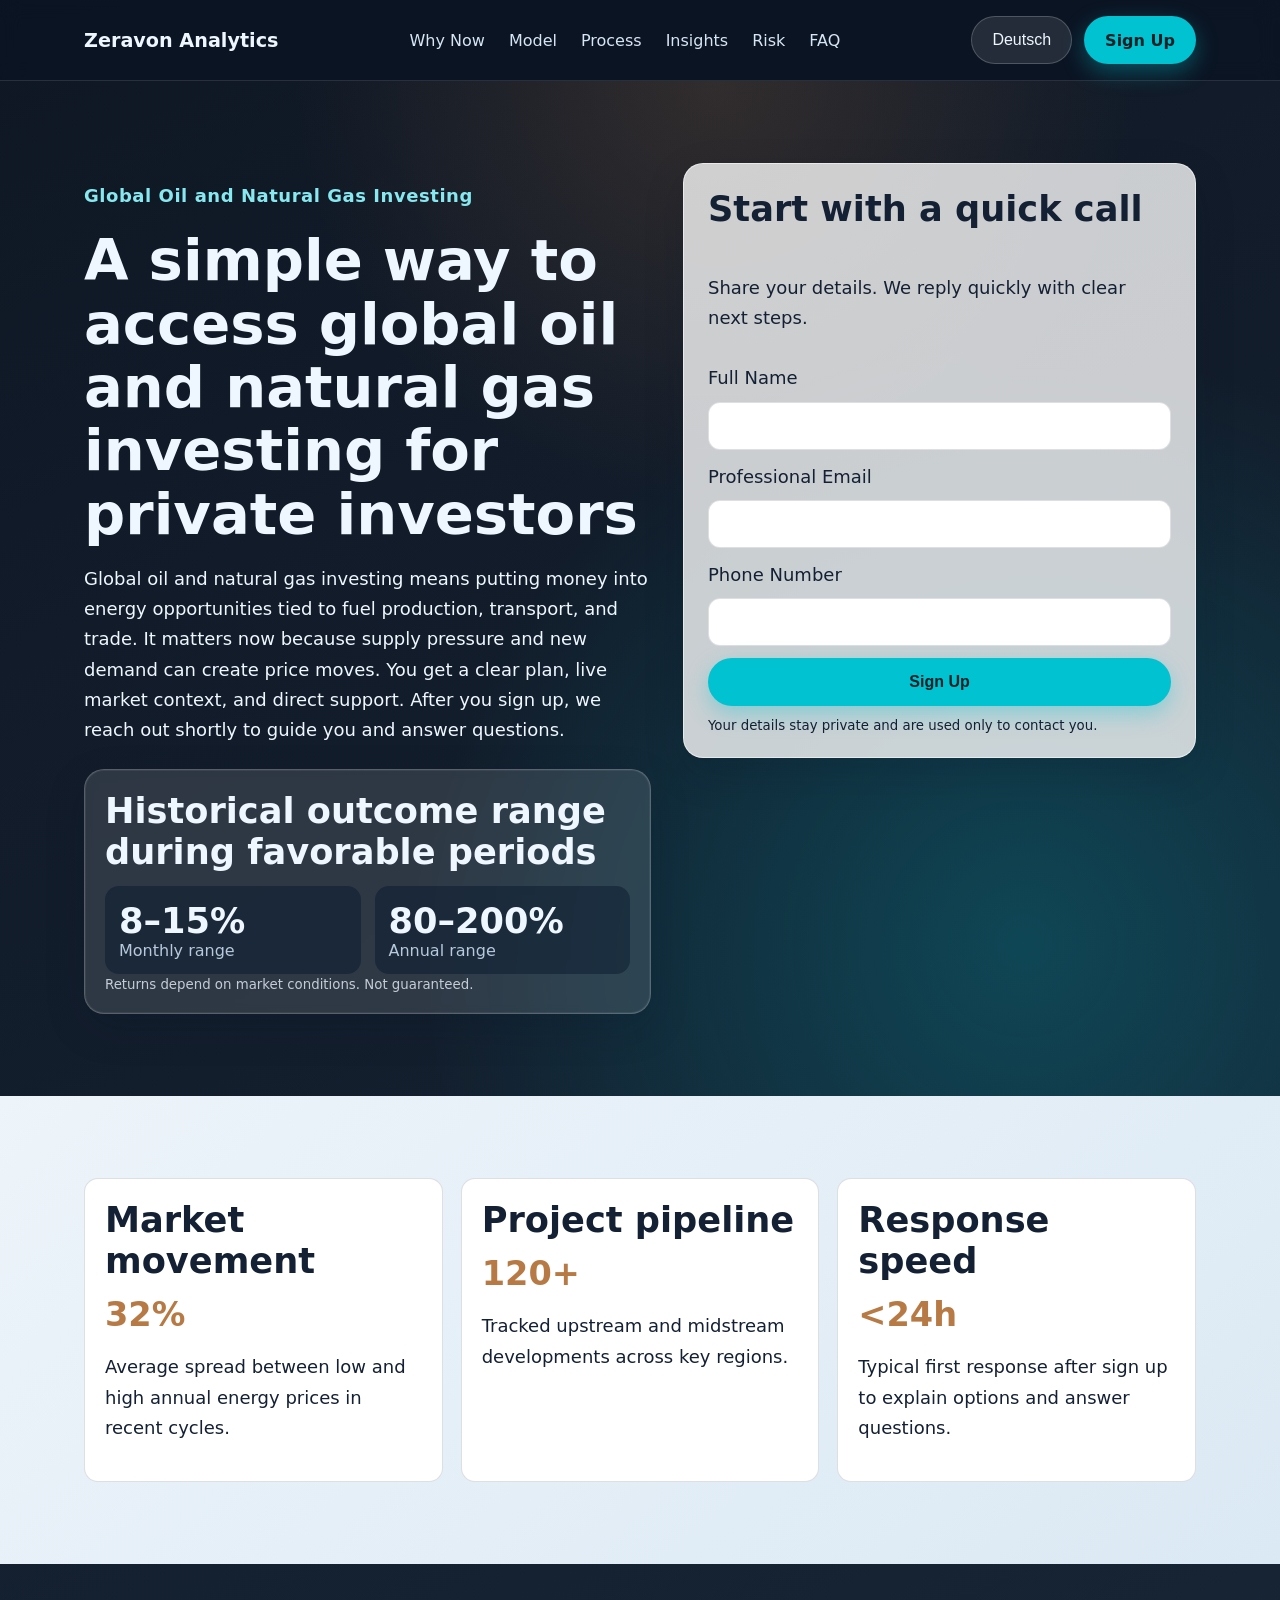
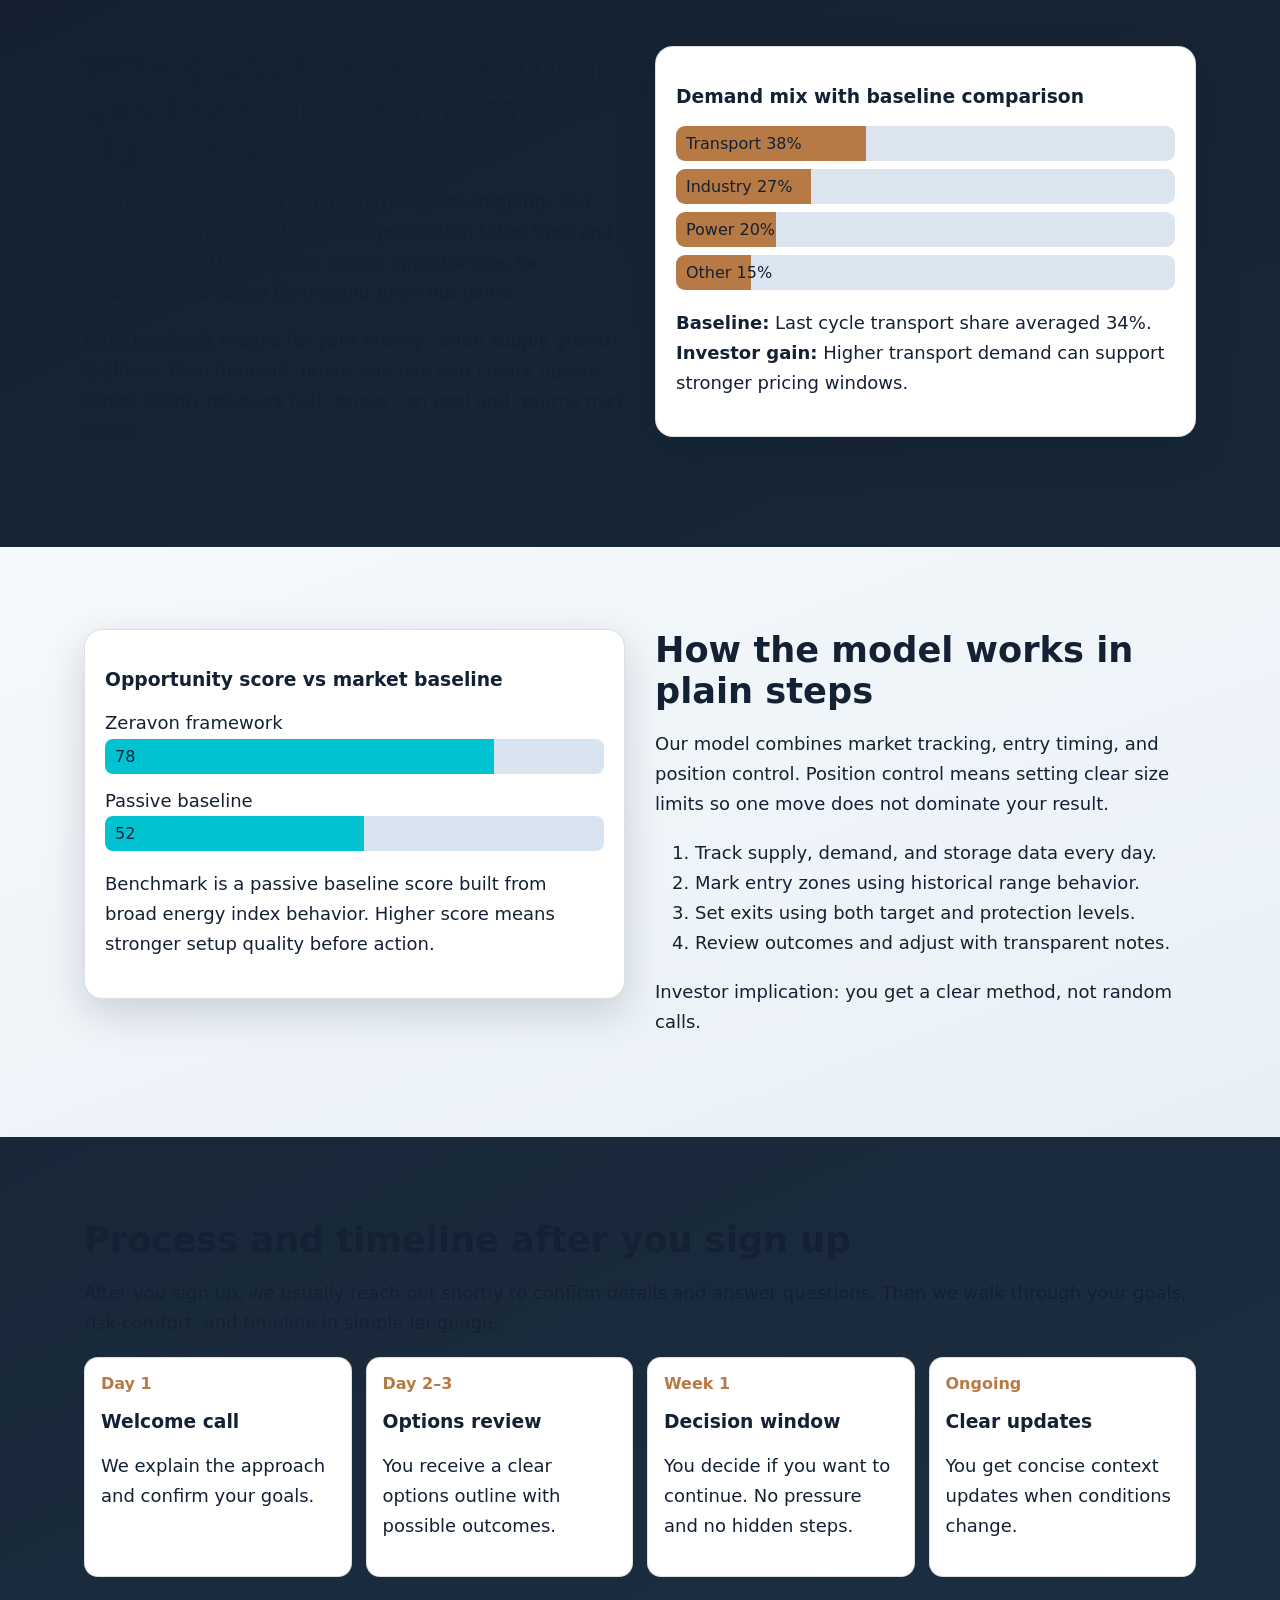
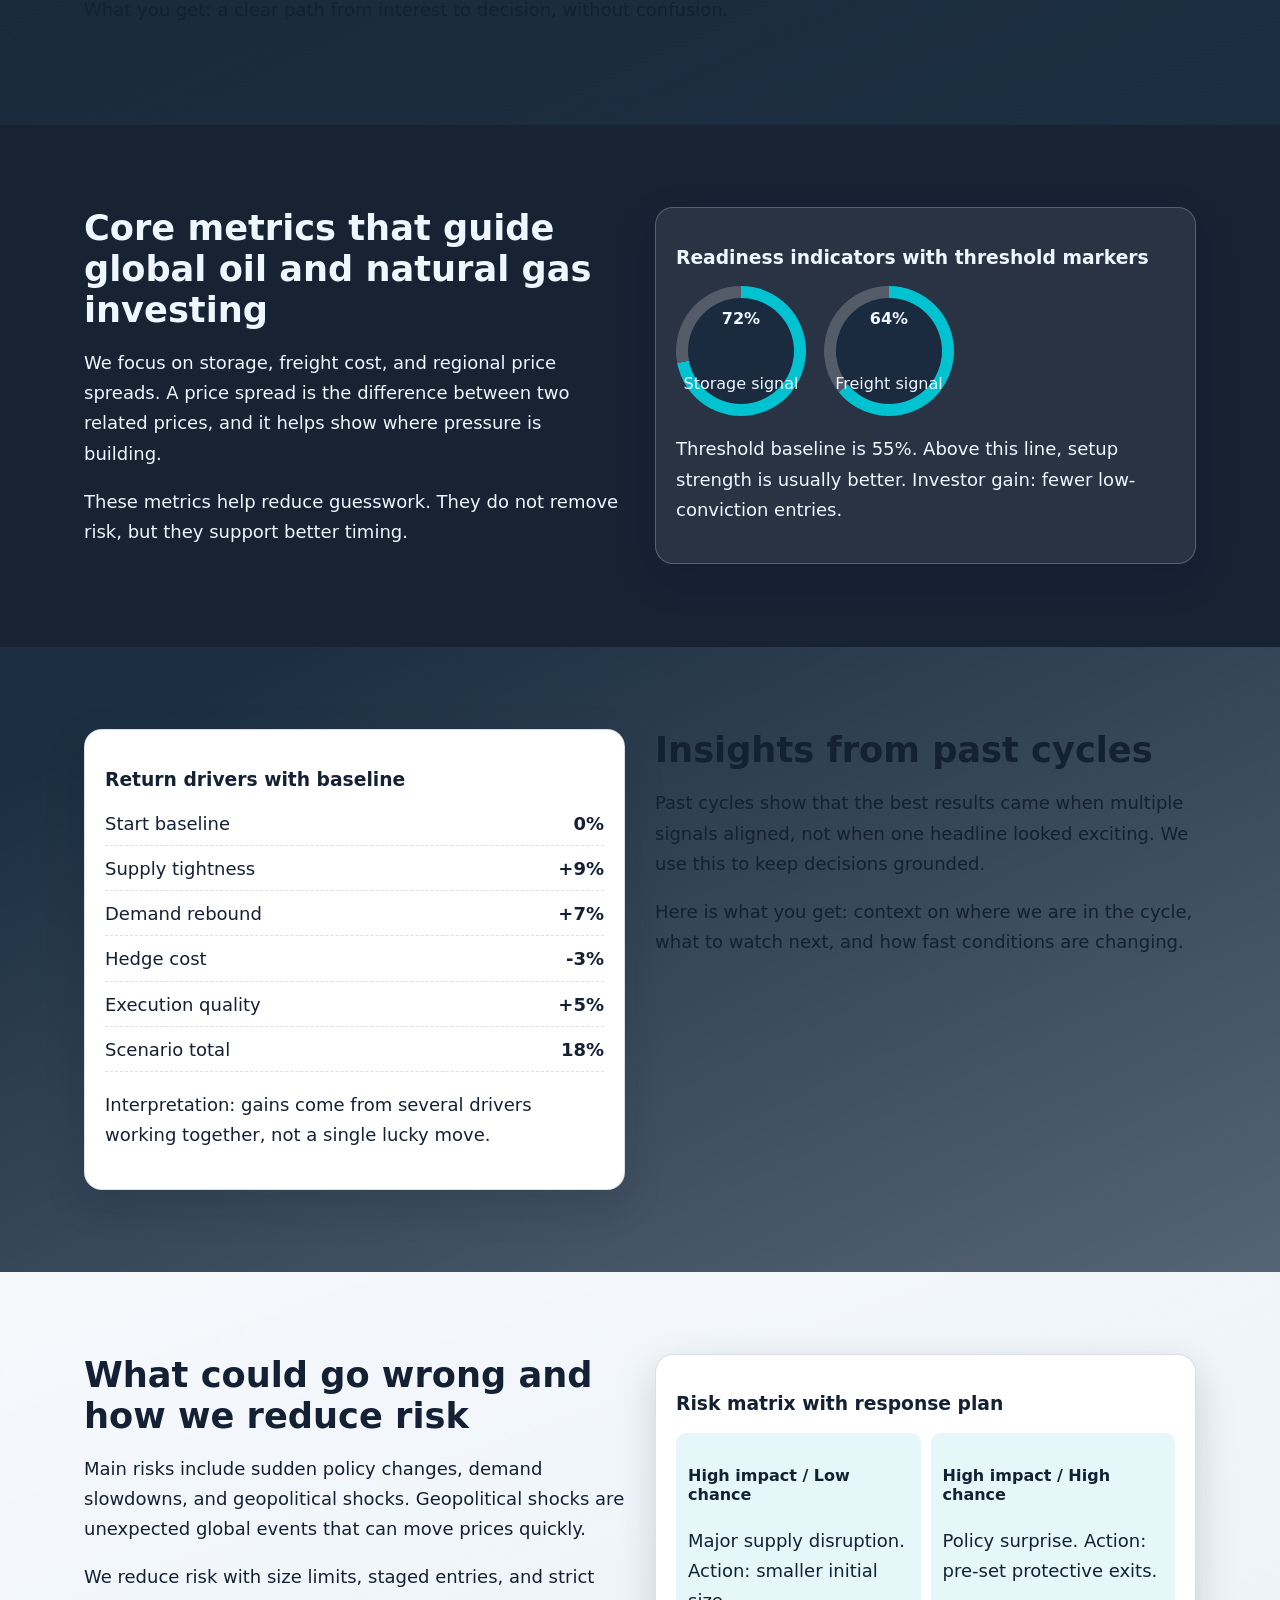
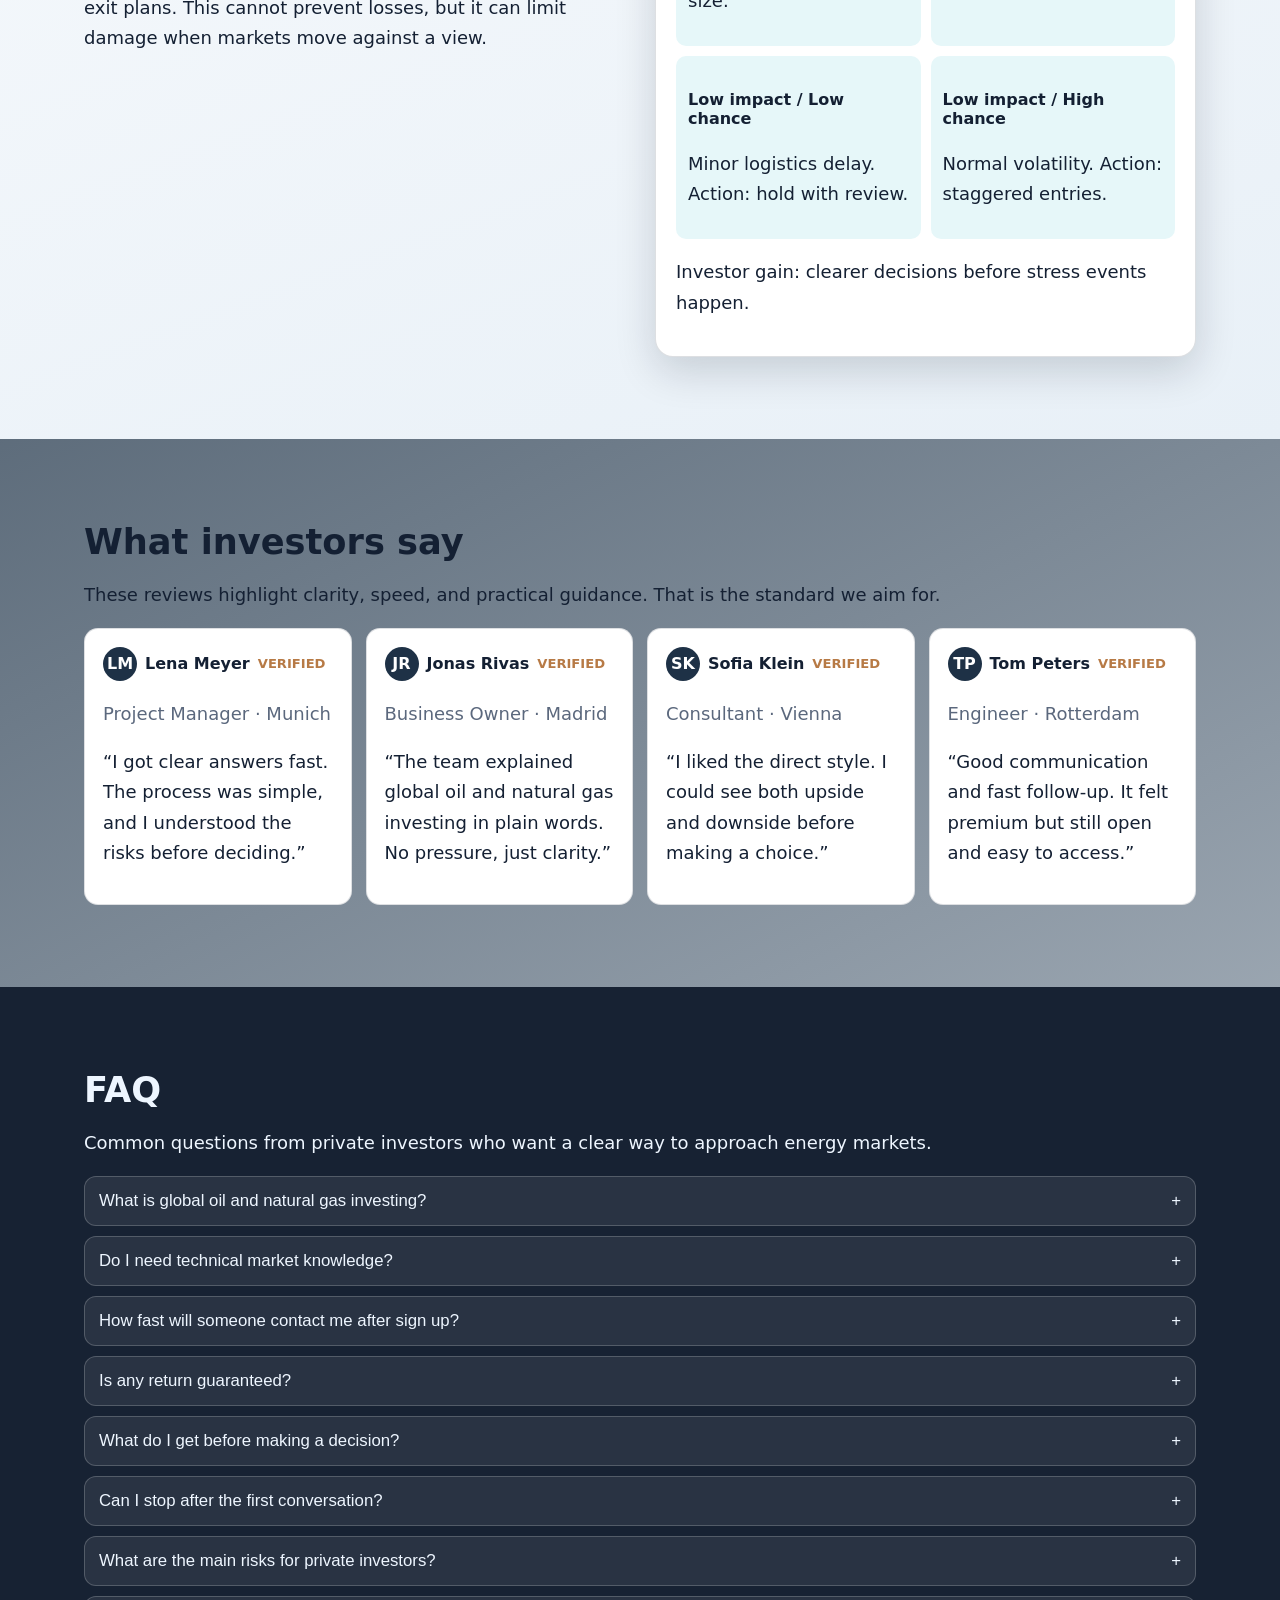
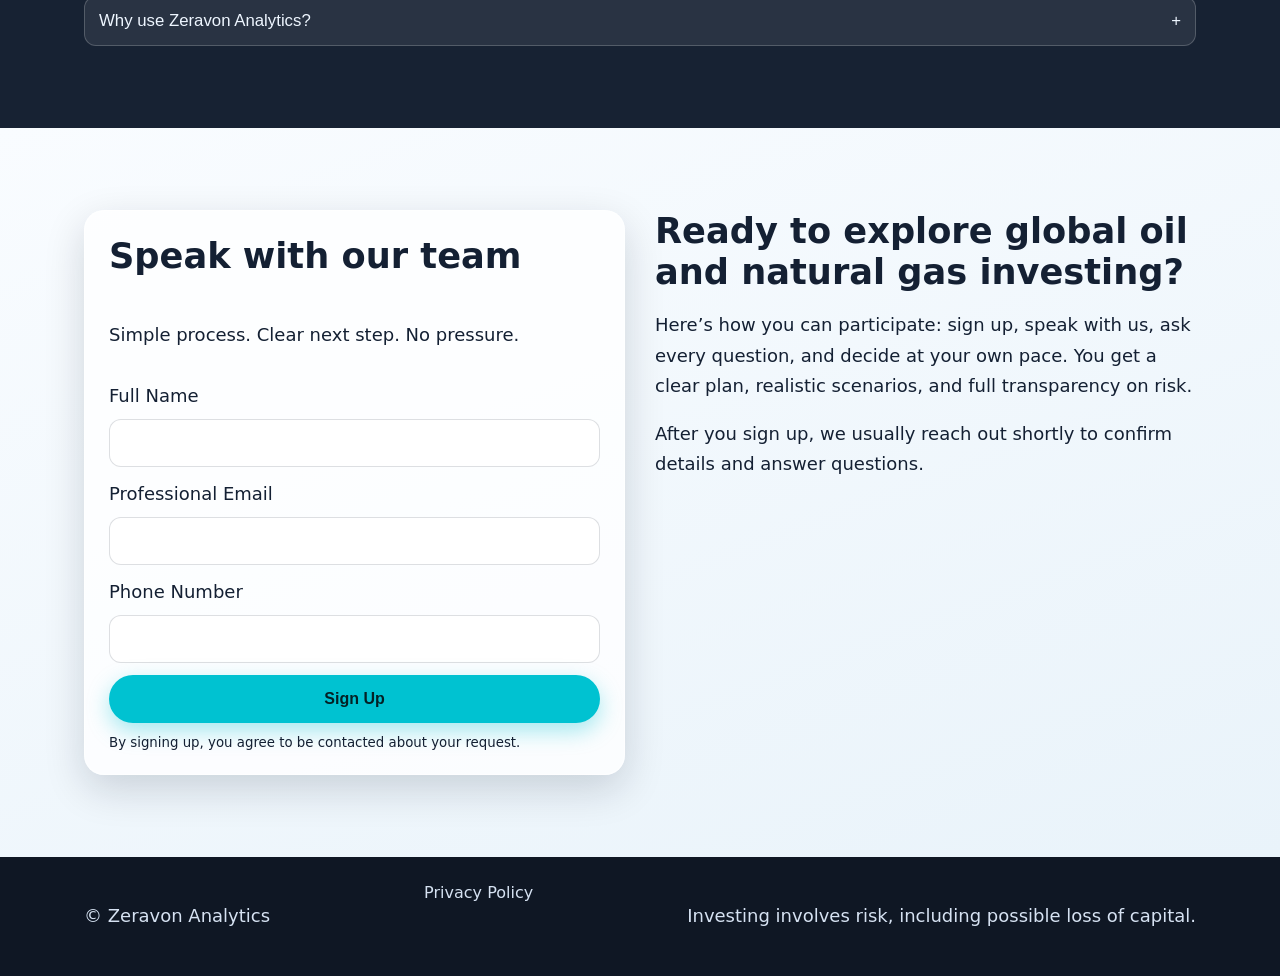
<file: de/index.html>
<!doctype html>
<html lang="en">
<head>
  <meta charset="utf-8">
  <meta name="viewport" content="width=device-width, initial-scale=1">
  <title>Zeravon Analytics | Global Oil and Natural Gas Investing for Deutsch</title>
  <meta name="description" content="Explore a clear way to approach global oil and natural gas investing with Zeravon Analytics. Learn the process, risks, and next steps in simple English for Deutsch readers.">
  <link rel="canonical" href="https://zeravonanalytics.com/de/index.html">
  <link rel="alternate" hreflang="en" href="https://zeravonanalytics.com/index.html">
  <link rel="alternate" hreflang="de" href="https://zeravonanalytics.com/de/index.html">
  <link rel="alternate" hreflang="fr" href="https://zeravonanalytics.com/fr/index.html">
  <link rel="alternate" hreflang="es" href="https://zeravonanalytics.com/es/index.html">
  <link rel="alternate" hreflang="it" href="https://zeravonanalytics.com/it/index.html">
  <link rel="alternate" hreflang="tr" href="https://zeravonanalytics.com/tr/index.html">
  <link rel="alternate" hreflang="pt" href="https://zeravonanalytics.com/pt/index.html">
  <link rel="alternate" hreflang="ja" href="https://zeravonanalytics.com/jp/index.html">
  <link rel="alternate" hreflang="sk" href="https://zeravonanalytics.com/sk/index.html">
  <link rel="alternate" hreflang="nl-BE" href="https://zeravonanalytics.com/be/index.html">
  <link rel="alternate" hreflang="x-default" href="https://zeravonanalytics.com/index.html">
  <meta property="og:type" content="website">
  <meta property="og:title" content="Zeravon Analytics | Global Oil and Natural Gas Investing for Deutsch">
  <meta property="og:description" content="Explore a clear way to approach global oil and natural gas investing with Zeravon Analytics. Learn the process, risks, and next steps in simple English for Deutsch readers.">
  <meta property="og:url" content="https://zeravonanalytics.com/de/index.html">
  <meta property="og:image" content="https://zeravonanalytics.com/assets/img/og-energy.jpg">
  <meta name="twitter:card" content="summary_large_image">
  <meta name="twitter:title" content="Zeravon Analytics | Global Oil and Natural Gas Investing for Deutsch">
  <meta name="twitter:description" content="Explore a clear way to approach global oil and natural gas investing with Zeravon Analytics. Learn the process, risks, and next steps in simple English for Deutsch readers.">
  <meta name="twitter:image" content="https://zeravonanalytics.com/assets/img/og-energy.jpg">
  <link rel="stylesheet" href="../assets/style.css">
  <script defer src="../assets/app.js"></script>
</head>
<body>
<header class="site-header">
  <div class="container topbar">
    <a class="brand" href="../index.html" aria-label="Zeravon Analytics home">Zeravon Analytics</a>
    <nav class="desktop-nav" aria-label="Primary">
      <a href="#why-market">Why Now</a><a href="#model">Model</a><a href="#process">Process</a><a href="#insights">Insights</a><a href="#risk">Risk</a><a href="#faq">FAQ</a>
    </nav>
    <div class="header-actions">
      <div class="lang-wrap" data-lang>
        <button class="lang-pill" aria-haspopup="true" aria-expanded="false">Deutsch</button>
        <div class="lang-menu" role="menu">
              <a href="../index.html"><span class="flag flag-uk"></span>English</a>
              <a href="../de/index.html"><span class="flag flag-de"></span>Deutsch</a>
              <a href="../fr/index.html"><span class="flag flag-fr"></span>Français</a>
              <a href="../es/index.html"><span class="flag flag-es"></span>Español</a>
              <a href="../it/index.html"><span class="flag flag-it"></span>Italiano</a>
              <a href="../tr/index.html"><span class="flag flag-tr"></span>Türkçe</a>
              <a href="../pt/index.html"><span class="flag flag-pt"></span>Português</a>
              <a href="../jp/index.html"><span class="flag flag-jp"></span>日本語</a>
              <a href="../sk/index.html"><span class="flag flag-sk"></span>Slovak</a>
              <a href="../be/index.html"><span class="flag flag-be"></span>Nederlands(BE)</a>
        </div>
      </div>
      <a class="btn btn-primary" href="#signup">Sign Up</a>
      <button class="burger" aria-label="Open menu" aria-controls="mobile-drawer" aria-expanded="false"><span></span><span></span><span></span></button>
    </div>
  </div>
</header>
<div class="mobile-drawer" id="mobile-drawer" aria-hidden="true">
  <div class="drawer-panel" role="dialog" aria-modal="true" aria-label="Mobile navigation">
    <button class="drawer-close" aria-label="Close menu">×</button>
    <nav class="drawer-nav">
      <a href="#why-market">Why Now</a><a href="#model">Model</a><a href="#process">Process</a><a href="#insights">Insights</a><a href="#risk">Risk</a><a href="#faq">FAQ</a>
    </nav>
    <div class="lang-wrap" data-lang>
      <button class="lang-pill" aria-haspopup="true" aria-expanded="false">Deutsch</button>
      <div class="lang-menu" role="menu">
              <a href="../index.html"><span class="flag flag-uk"></span>English</a>
              <a href="../de/index.html"><span class="flag flag-de"></span>Deutsch</a>
              <a href="../fr/index.html"><span class="flag flag-fr"></span>Français</a>
              <a href="../es/index.html"><span class="flag flag-es"></span>Español</a>
              <a href="../it/index.html"><span class="flag flag-it"></span>Italiano</a>
              <a href="../tr/index.html"><span class="flag flag-tr"></span>Türkçe</a>
              <a href="../pt/index.html"><span class="flag flag-pt"></span>Português</a>
              <a href="../jp/index.html"><span class="flag flag-jp"></span>日本語</a>
              <a href="../sk/index.html"><span class="flag flag-sk"></span>Slovak</a>
              <a href="../be/index.html"><span class="flag flag-be"></span>Nederlands(BE)</a>
      </div>
    </div>
    <a class="btn btn-primary" href="#signup">Sign Up</a>
  </div>
</div>
<main>
<section class="hero section" id="signup">
  <div class="hero-glow"></div>
  <div class="container hero-grid">
    <div>
      <p class="eyebrow">Global Oil and Natural Gas Investing</p>
      <h1>A simple way to access global oil and natural gas investing for private investors</h1>
      <p>Global oil and natural gas investing means putting money into energy opportunities tied to fuel production, transport, and trade. It matters now because supply pressure and new demand can create price moves. You get a clear plan, live market context, and direct support. After you sign up, we reach out shortly to guide you and answer questions.</p>
      <div class="performance-panel">
        <h2>Historical outcome range during favorable periods</h2>
        <div class="perf-grid">
          <article><strong>8–15%</strong><span>Monthly range</span></article>
          <article><strong>80–200%</strong><span>Annual range</span></article>
        </div>
        <small>Returns depend on market conditions. Not guaranteed.</small>
      </div>
    </div>
    <form class="lead-form" aria-label="Hero sign up form">
      <h2>Start with a quick call</h2>
      <p>Share your details. We reply quickly with clear next steps.</p>
      <label>Full Name<input type="text" name="name" required></label>
      <label>Professional Email<input type="email" name="email" required></label>
      <label>Phone Number<input type="tel" name="phone" required></label>
      <button type="submit" class="btn btn-primary">Sign Up</button>
      <small>Your details stay private and are used only to contact you.</small>
    </form>
  </div>
</section>
<section class="section kpi-strip reveal">
  <div class="container kpi-grid">
    <article><h2>Market movement</h2><strong>32%</strong><p>Average spread between low and high annual energy prices in recent cycles.</p></article>
    <article><h2>Project pipeline</h2><strong>120+</strong><p>Tracked upstream and midstream developments across key regions.</p></article>
    <article><h2>Response speed</h2><strong>&lt;24h</strong><p>Typical first response after sign up to explain options and answer questions.</p></article>
  </div>
</section>
<section class="section" id="why-market">
  <div class="container split">
    <div>
      <h2>Why global oil and natural gas investing matters right now</h2>
      <p>Energy demand is still strong in transport, shipping, and industry. At the same time, new production takes time and cost to build. This gap can create opportunities for investors who follow timing and price discipline.</p>
      <p>Here is what it means for your money: when supply growth is slower than demand, prices can rise and create upside. When supply recovers fast, prices can cool and returns may shrink.</p>
    </div>
    <div class="viz demandmix">
      <h3>Demand mix with baseline comparison</h3>
      <div class="stack"><span style="--w:38%">Transport 38%</span><span style="--w:27%">Industry 27%</span><span style="--w:20%">Power 20%</span><span style="--w:15%">Other 15%</span></div>
      <p><b>Baseline:</b> Last cycle transport share averaged 34%. <b>Investor gain:</b> Higher transport demand can support stronger pricing windows.</p>
    </div>
  </div>
</section>
<section class="section tone-alt" id="model">
  <div class="container split reverse">
    <div>
      <h2>How the model works in plain steps</h2>
      <p>Our model combines market tracking, entry timing, and position control. Position control means setting clear size limits so one move does not dominate your result.</p>
      <ol>
        <li>Track supply, demand, and storage data every day.</li>
        <li>Mark entry zones using historical range behavior.</li>
        <li>Set exits using both target and protection levels.</li>
        <li>Review outcomes and adjust with transparent notes.</li>
      </ol>
      <p>Investor implication: you get a clear method, not random calls.</p>
    </div>
    <div class="viz compare">
      <h3>Opportunity score vs market baseline</h3>
      <div class="bars"><div><label>Zeravon framework</label><i style="--v:78%">78</i></div><div><label>Passive baseline</label><i style="--v:52%">52</i></div></div>
      <p>Benchmark is a passive baseline score built from broad energy index behavior. Higher score means stronger setup quality before action.</p>
    </div>
  </div>
</section>
<section class="section" id="process">
  <div class="container">
    <h2>Process and timeline after you sign up</h2>
    <p>After you sign up, we usually reach out shortly to confirm details and answer questions. Then we walk through your goals, risk comfort, and timeline in simple language.</p>
    <div class="timeline">
      <article><span>Day 1</span><h3>Welcome call</h3><p>We explain the approach and confirm your goals.</p></article>
      <article><span>Day 2–3</span><h3>Options review</h3><p>You receive a clear options outline with possible outcomes.</p></article>
      <article><span>Week 1</span><h3>Decision window</h3><p>You decide if you want to continue. No pressure and no hidden steps.</p></article>
      <article><span>Ongoing</span><h3>Clear updates</h3><p>You get concise context updates when conditions change.</p></article>
    </div>
    <p>What you get: a clear path from interest to decision, without confusion.</p>
  </div>
</section>
<section class="section tone-dark" id="metrics">
  <div class="container split">
    <div>
      <h2>Core metrics that guide global oil and natural gas investing</h2>
      <p>We focus on storage, freight cost, and regional price spreads. A price spread is the difference between two related prices, and it helps show where pressure is building.</p>
      <p>These metrics help reduce guesswork. They do not remove risk, but they support better timing.</p>
    </div>
    <div class="viz radial">
      <h3>Readiness indicators with threshold markers</h3>
      <div class="rings"><div class="ring" style="--p:72"><b>72%</b><span>Storage signal</span></div><div class="ring" style="--p:64"><b>64%</b><span>Freight signal</span></div></div>
      <p>Threshold baseline is 55%. Above this line, setup strength is usually better. Investor gain: fewer low-conviction entries.</p>
    </div>
  </div>
</section>
<section class="section" id="insights">
  <div class="container split reverse">
    <div>
      <h2>Insights from past cycles</h2>
      <p>Past cycles show that the best results came when multiple signals aligned, not when one headline looked exciting. We use this to keep decisions grounded.</p>
      <p>Here is what you get: context on where we are in the cycle, what to watch next, and how fast conditions are changing.</p>
    </div>
    <div class="viz waterfall">
      <h3>Return drivers with baseline</h3>
      <ul><li><span>Start baseline</span><b>0%</b></li><li><span>Supply tightness</span><b>+9%</b></li><li><span>Demand rebound</span><b>+7%</b></li><li><span>Hedge cost</span><b>-3%</b></li><li><span>Execution quality</span><b>+5%</b></li><li><span>Scenario total</span><b>18%</b></li></ul>
      <p>Interpretation: gains come from several drivers working together, not a single lucky move.</p>
    </div>
  </div>
</section>
<section class="section tone-alt" id="risk">
  <div class="container split">
    <div>
      <h2>What could go wrong and how we reduce risk</h2>
      <p>Main risks include sudden policy changes, demand slowdowns, and geopolitical shocks. Geopolitical shocks are unexpected global events that can move prices quickly.</p>
      <p>We reduce risk with size limits, staged entries, and strict exit plans. This cannot prevent losses, but it can limit damage when markets move against a view.</p>
    </div>
    <div class="viz matrix">
      <h3>Risk matrix with response plan</h3>
      <div class="grid2x2"><article><h4>High impact / Low chance</h4><p>Major supply disruption. Action: smaller initial size.</p></article><article><h4>High impact / High chance</h4><p>Policy surprise. Action: pre-set protective exits.</p></article><article><h4>Low impact / Low chance</h4><p>Minor logistics delay. Action: hold with review.</p></article><article><h4>Low impact / High chance</h4><p>Normal volatility. Action: staggered entries.</p></article></div>
      <p>Investor gain: clearer decisions before stress events happen.</p>
    </div>
  </div>
</section>
<section class="section" id="reviews">
  <div class="container">
    <h2>What investors say</h2>
    <p>These reviews highlight clarity, speed, and practical guidance. That is the standard we aim for.</p>
    <div class="reviews-grid">
      <article><div class="review-head"><span class="avatar">LM</span><strong>Lena Meyer</strong><em>VERIFIED</em></div><p class="role">Project Manager · Munich</p><p>“I got clear answers fast. The process was simple, and I understood the risks before deciding.”</p></article>
      <article><div class="review-head"><span class="avatar">JR</span><strong>Jonas Rivas</strong><em>VERIFIED</em></div><p class="role">Business Owner · Madrid</p><p>“The team explained global oil and natural gas investing in plain words. No pressure, just clarity.”</p></article>
      <article><div class="review-head"><span class="avatar">SK</span><strong>Sofia Klein</strong><em>VERIFIED</em></div><p class="role">Consultant · Vienna</p><p>“I liked the direct style. I could see both upside and downside before making a choice.”</p></article>
      <article><div class="review-head"><span class="avatar">TP</span><strong>Tom Peters</strong><em>VERIFIED</em></div><p class="role">Engineer · Rotterdam</p><p>“Good communication and fast follow-up. It felt premium but still open and easy to access.”</p></article>
    </div>
  </div>
</section>
<section class="section tone-dark" id="faq">
  <div class="container">
    <h2>FAQ</h2>
    <p>Common questions from private investors who want a clear way to approach energy markets.</p>
    <div class="faq-list">
      <article class="faq-item"><button>What is global oil and natural gas investing?<span>+</span></button><div><p>It is investing in opportunities linked to fuel production, transport, and pricing across world markets.</p></div></article>
      <article class="faq-item"><button>Do I need technical market knowledge?<span>+</span></button><div><p>No. We explain each step in plain English and define key terms as we go.</p></div></article>
      <article class="faq-item"><button>How fast will someone contact me after sign up?<span>+</span></button><div><p>In most cases, we contact you within one business day to confirm details and answer questions.</p></div></article>
      <article class="faq-item"><button>Is any return guaranteed?<span>+</span></button><div><p>No. Returns depend on market conditions, timing, and risk controls.</p></div></article>
      <article class="faq-item"><button>What do I get before making a decision?<span>+</span></button><div><p>You get a clear walkthrough of the process, expected scenarios, and main risks.</p></div></article>
      <article class="faq-item"><button>Can I stop after the first conversation?<span>+</span></button><div><p>Yes. You decide if you want to continue after getting the information.</p></div></article>
      <article class="faq-item"><button>What are the main risks for private investors?<span>+</span></button><div><p>Price swings, policy changes, and global events can impact outcomes. We use limits to reduce exposure.</p></div></article>
      <article class="faq-item"><button>Why use Zeravon Analytics?<span>+</span></button><div><p>We focus on clear communication, transparent process, and practical investor outcomes.</p></div></article>
    </div>
  </div>
</section>
<section class="section final-cta" id="contact">
  <div class="container split reverse">
    <div>
      <h2>Ready to explore global oil and natural gas investing?</h2>
      <p>Here’s how you can participate: sign up, speak with us, ask every question, and decide at your own pace. You get a clear plan, realistic scenarios, and full transparency on risk.</p>
      <p>After you sign up, we usually reach out shortly to confirm details and answer questions.</p>
    </div>
    <form class="lead-form" aria-label="Final sign up form">
      <h2>Speak with our team</h2>
      <p>Simple process. Clear next step. No pressure.</p>
      <label>Full Name<input type="text" name="name2" required></label>
      <label>Professional Email<input type="email" name="email2" required></label>
      <label>Phone Number<input type="tel" name="phone2" required></label>
      <button type="submit" class="btn btn-primary">Sign Up</button>
      <small>By signing up, you agree to be contacted about your request.</small>
    </form>
  </div>
</section>
</main>
<footer class="site-footer">
  <div class="container footer-row"><p>© Zeravon Analytics</p><a href="#" data-open-privacy>Privacy Policy</a><p>Investing involves risk, including possible loss of capital.</p></div>
</footer>
<div class="modal" id="privacy-modal" aria-hidden="true">
  <div class="modal-panel" role="dialog" aria-modal="true" aria-label="Privacy Policy">
    <button class="modal-x" aria-label="Close privacy policy">×</button>
    <h2>Privacy Policy</h2>
    <p><strong>Introduction:</strong> This page explains how Zeravon Analytics handles personal data in clear language.</p>
    <p><strong>Data collection:</strong> We collect name, email, phone number, and basic communication records when you contact us.</p>
    <p><strong>Legal basis:</strong> We process data to respond to your request and provide requested information.</p>
    <p><strong>Cookies:</strong> We use essential cookies for site function and optional analytics cookies to improve experience.</p>
    <p><strong>Retention:</strong> We keep data only as long as needed for service and legal obligations.</p>
    <p><strong>Third-party sharing:</strong> We share data only with service partners needed to operate communication tools.</p>
    <p><strong>Security:</strong> We use technical and organizational safeguards to protect data from unauthorized access.</p>
    <p><strong>User rights:</strong> You can request access, correction, deletion, or restriction of your personal data.</p>
    <p><strong>International transfers:</strong> Some providers may process data outside your country with protection measures in place.</p>
    <p><strong>Industry risk disclosure:</strong> Any investment information is educational and market outcomes are never guaranteed.</p>
    <p><strong>Contact:</strong> privacy@zeravonanalytics.com</p>
    <div class="modal-footer"><button class="btn btn-ghost" data-close-privacy>Close</button></div>
  </div>
</div>
<script type="application/ld+json">{"@context":"https://schema.org","@type":"Organization","name":"Zeravon Analytics","url":"https://zeravonanalytics.com","logo":"https://zeravonanalytics.com/assets/img/logo.png"}</script>
<script type="application/ld+json">{"@context":"https://schema.org","@type":"WebSite","name":"Zeravon Analytics","url":"https://zeravonanalytics.com/"}</script>
<script type="application/ld+json">{"@context":"https://schema.org","@type":"FAQPage","mainEntity":[{"@type":"Question","name":"What is global oil and natural gas investing?","acceptedAnswer":{"@type":"Answer","text":"It is investing in opportunities linked to fuel production, transport, and pricing across world markets."}},{"@type":"Question","name":"Is any return guaranteed?","acceptedAnswer":{"@type":"Answer","text":"No. Returns depend on market conditions, timing, and risk controls."}}]}</script>
<script type="application/ld+json">{"@context":"https://schema.org","@type":"Review","itemReviewed":{"@type":"Organization","name":"Zeravon Analytics"},"reviewRating":{"@type":"Rating","ratingValue":"5","bestRating":"5"},"author":{"@type":"Person","name":"Lena Meyer"},"reviewBody":"I got clear answers fast and understood the process."}</script>
</body>
</html>
</file>
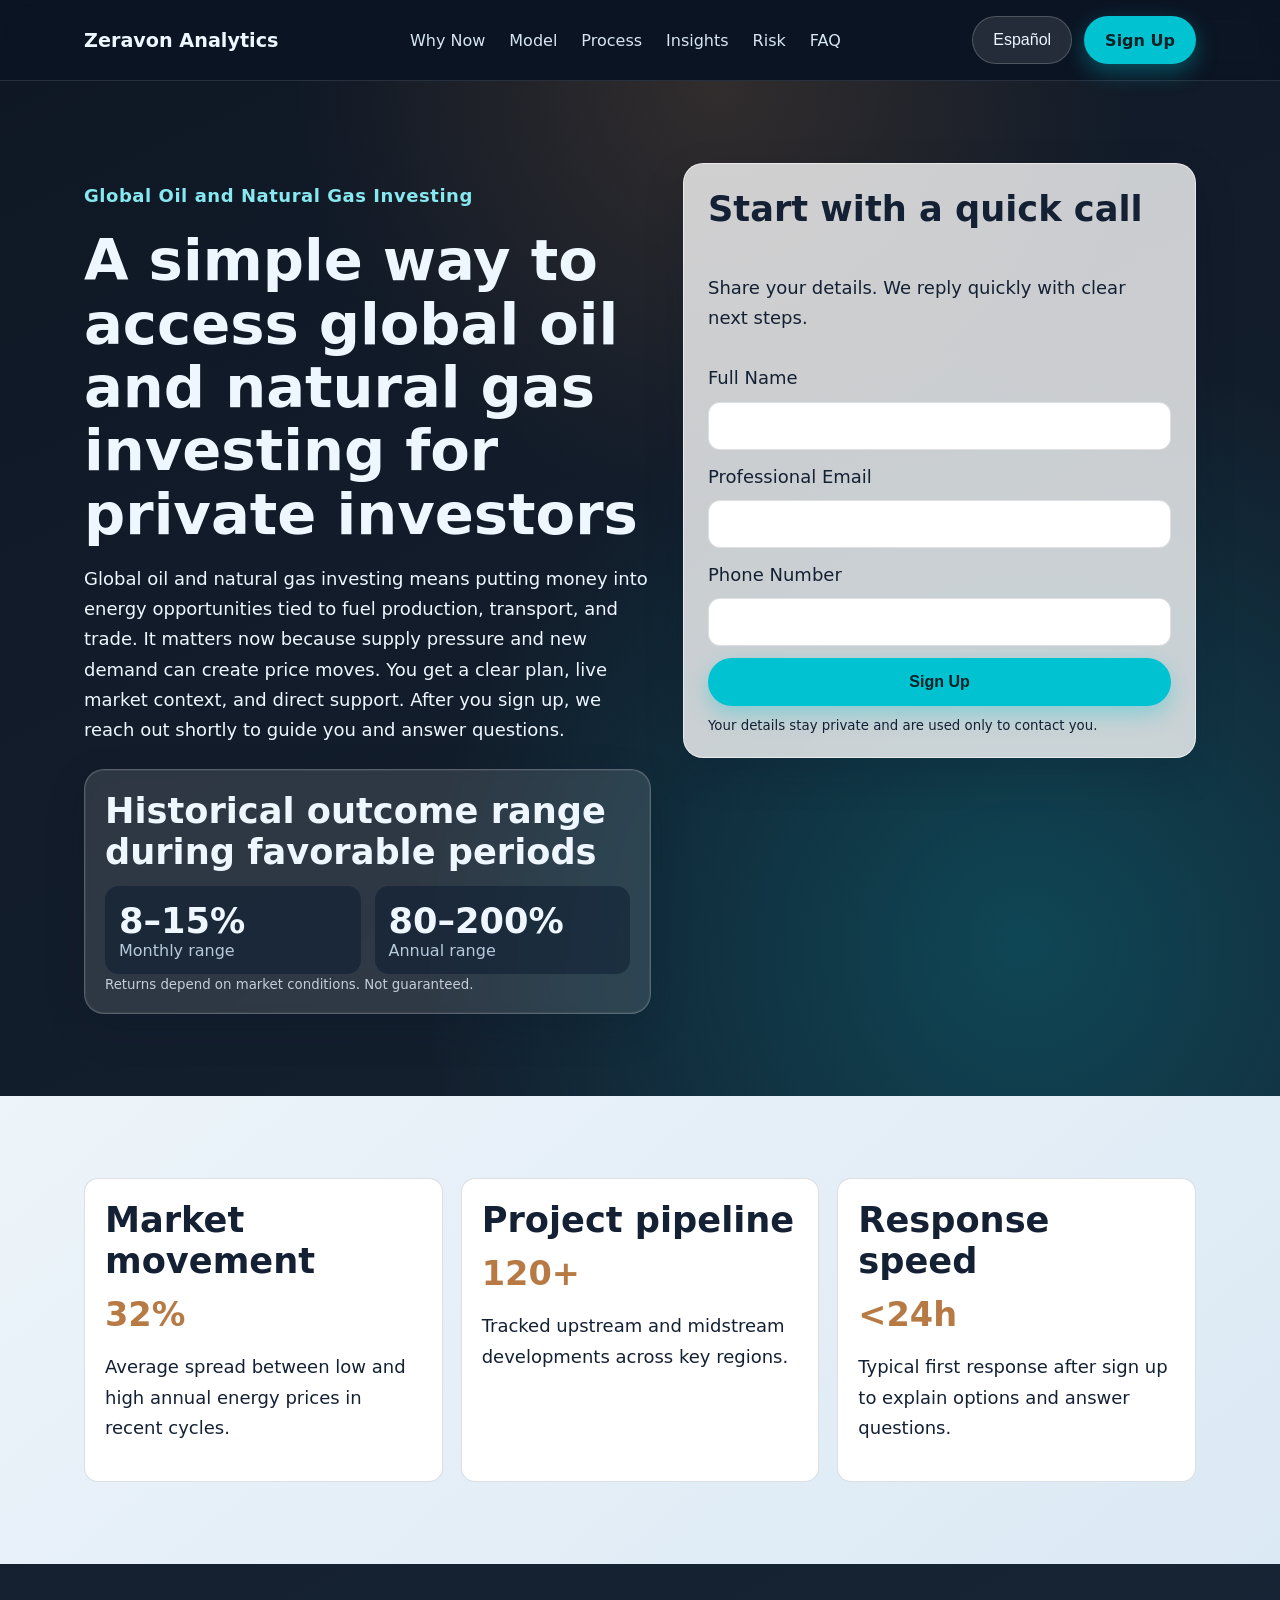
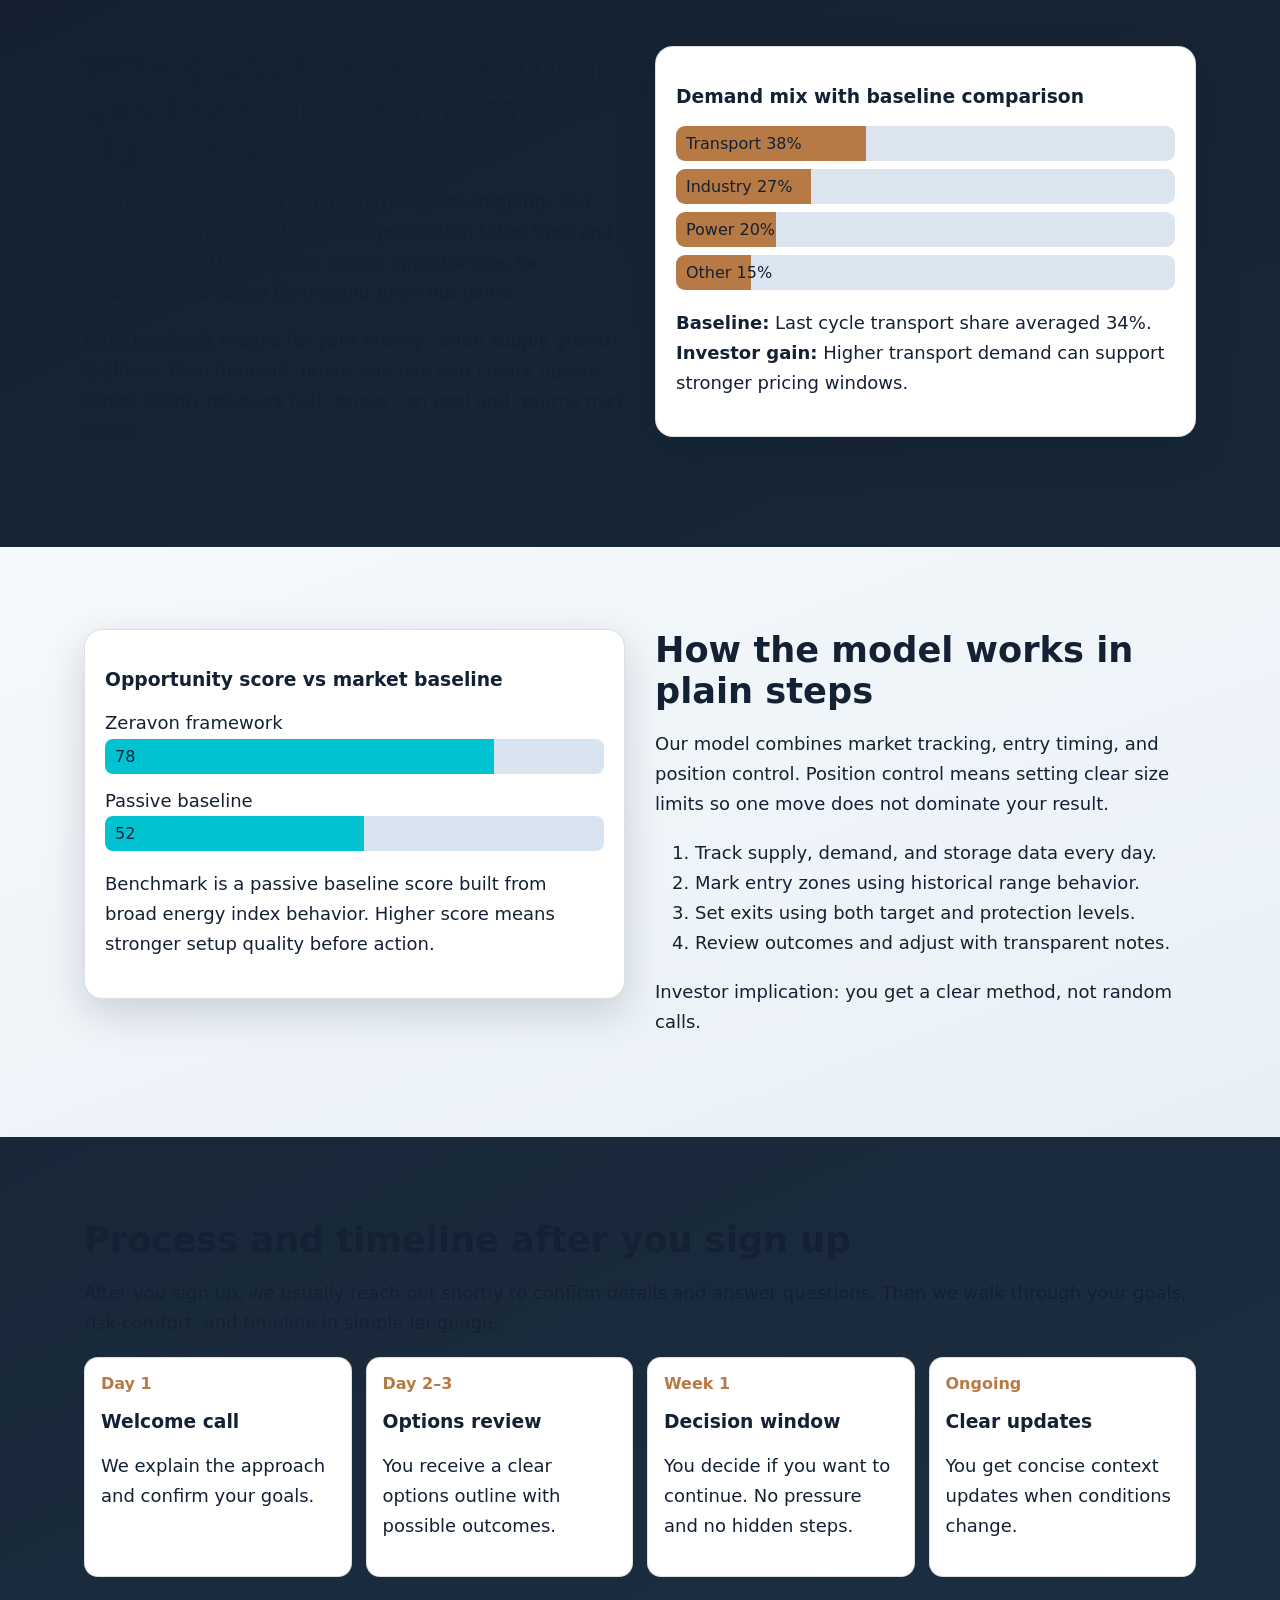
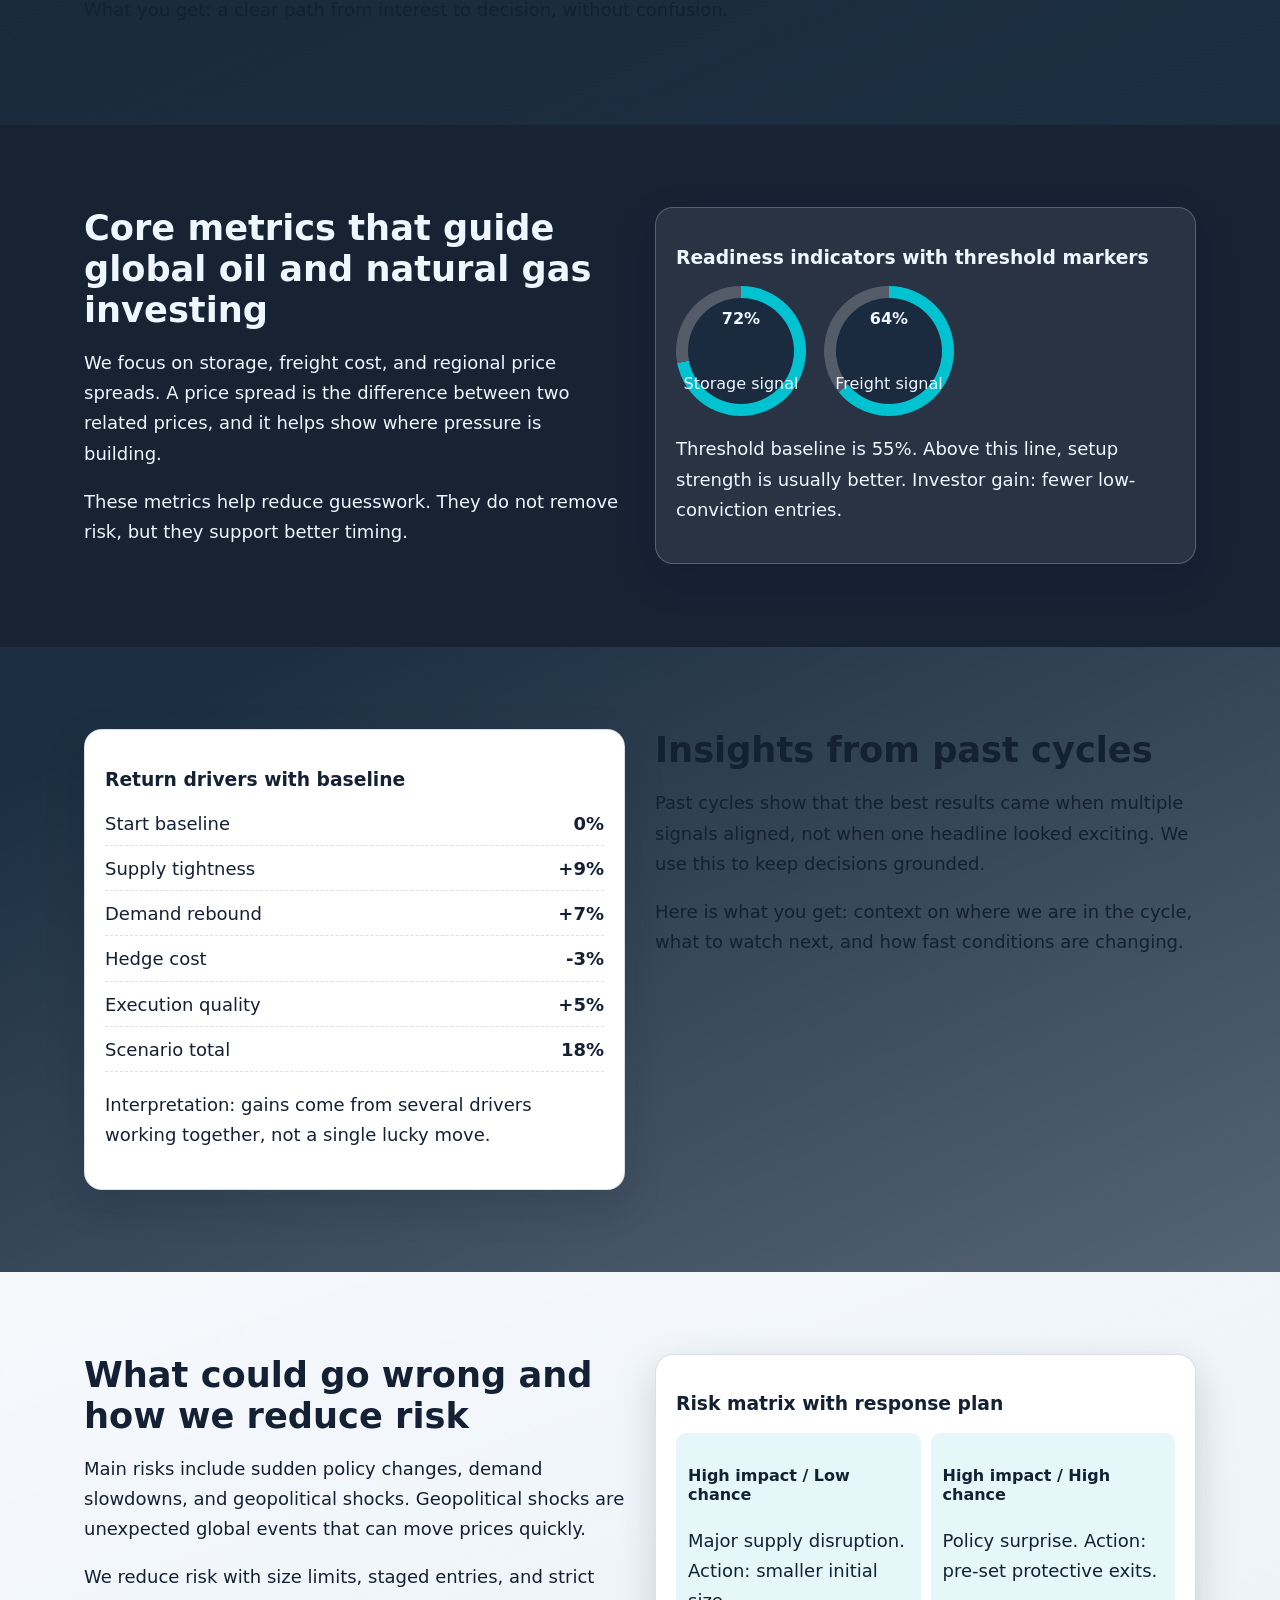
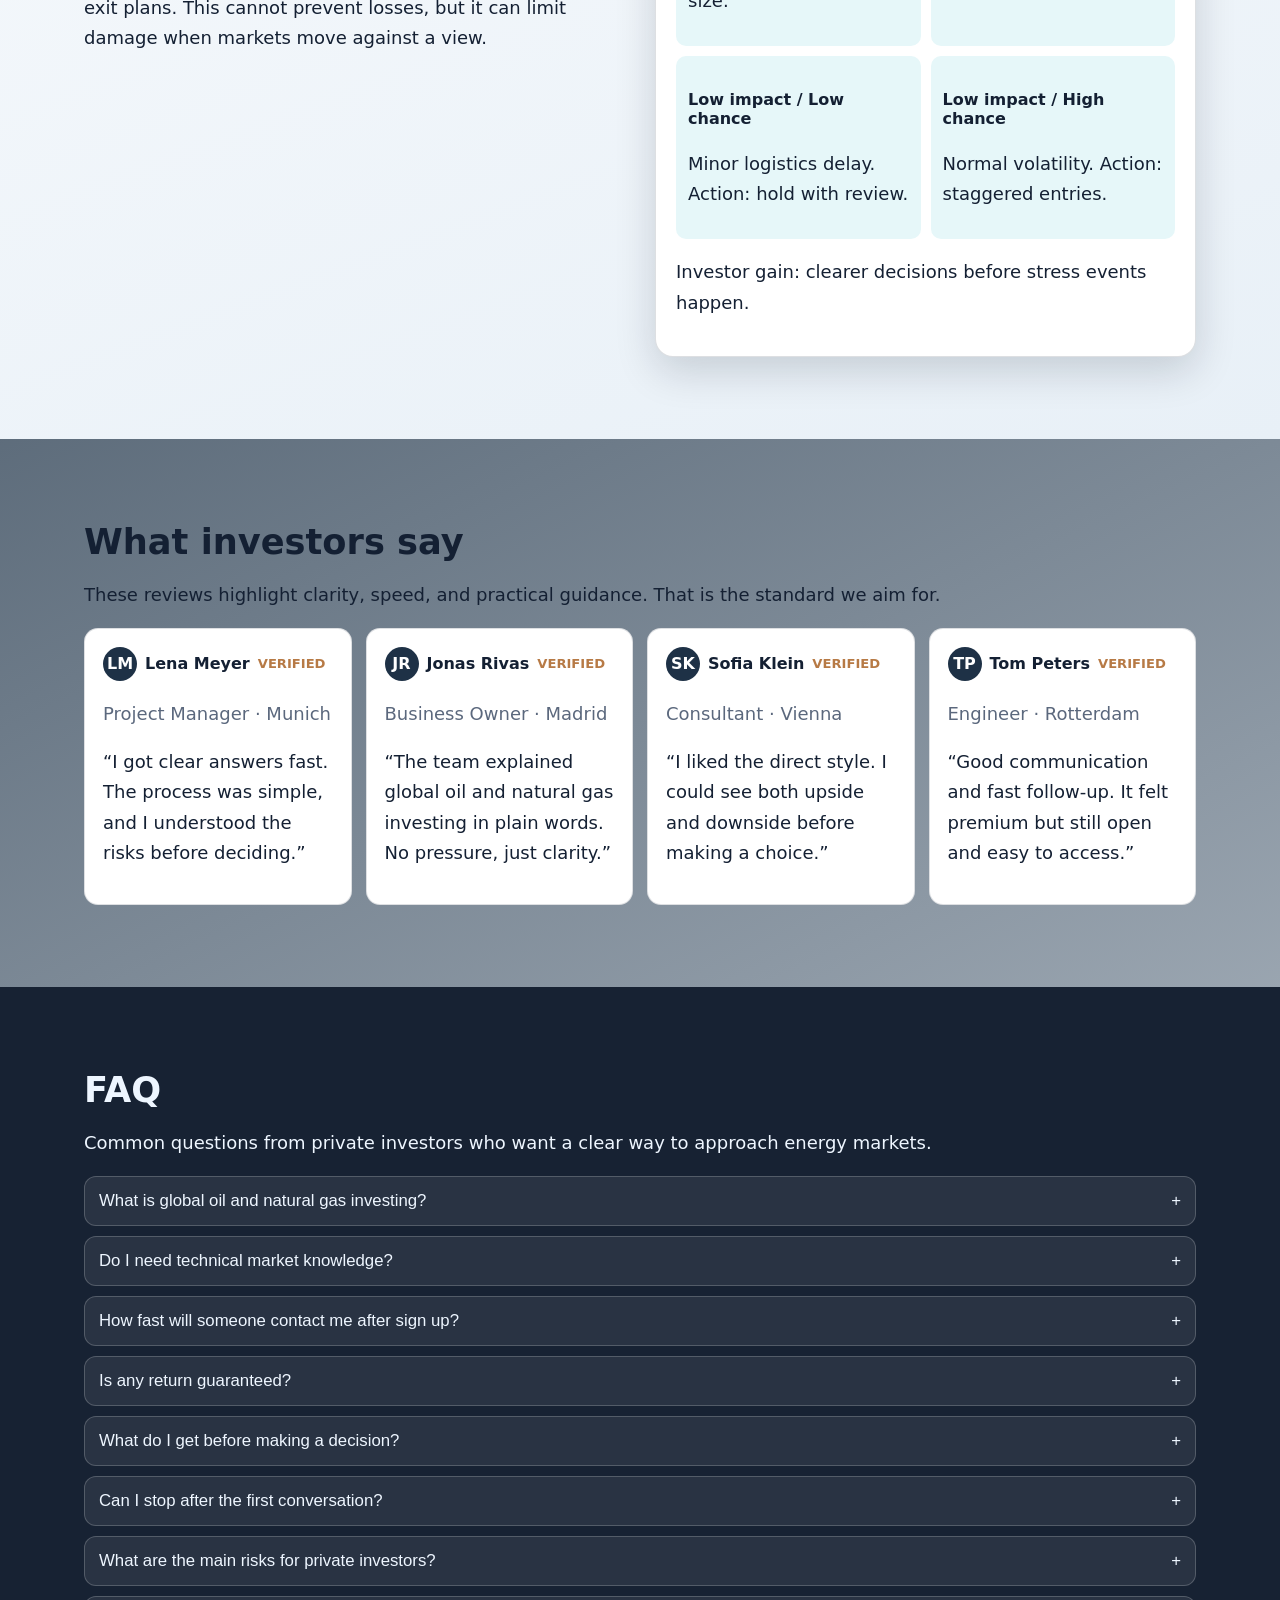
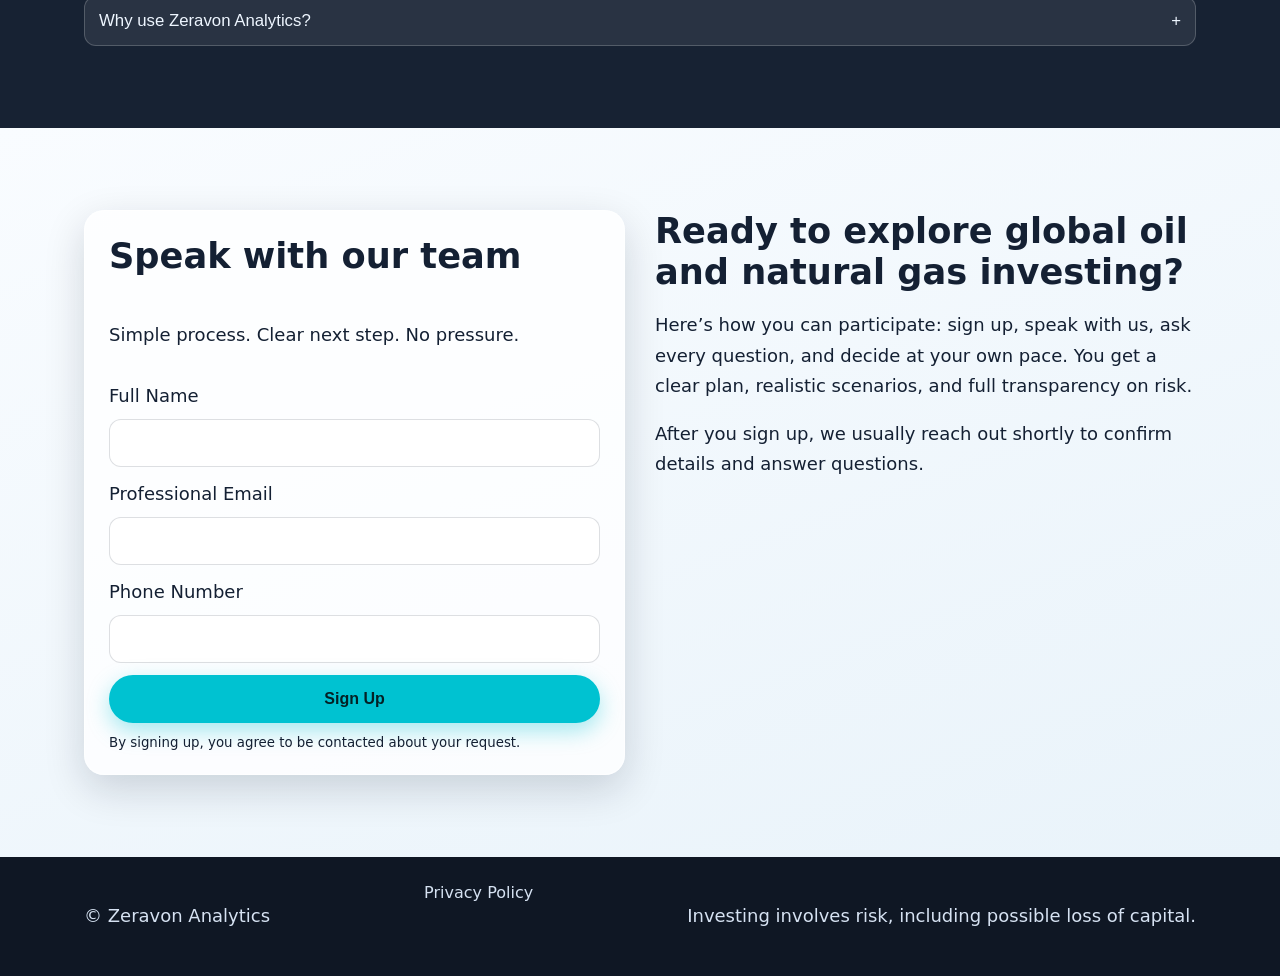
<file: es/index.html>
<!doctype html>
<html lang="en">
<head>
  <meta charset="utf-8">
  <meta name="viewport" content="width=device-width, initial-scale=1">
  <title>Zeravon Analytics | Global Oil and Natural Gas Investing for Español</title>
  <meta name="description" content="Explore a clear way to approach global oil and natural gas investing with Zeravon Analytics. Learn the process, risks, and next steps in simple English for Español readers.">
  <link rel="canonical" href="https://zeravonanalytics.com/es/index.html">
  <link rel="alternate" hreflang="en" href="https://zeravonanalytics.com/index.html">
  <link rel="alternate" hreflang="de" href="https://zeravonanalytics.com/de/index.html">
  <link rel="alternate" hreflang="fr" href="https://zeravonanalytics.com/fr/index.html">
  <link rel="alternate" hreflang="es" href="https://zeravonanalytics.com/es/index.html">
  <link rel="alternate" hreflang="it" href="https://zeravonanalytics.com/it/index.html">
  <link rel="alternate" hreflang="tr" href="https://zeravonanalytics.com/tr/index.html">
  <link rel="alternate" hreflang="pt" href="https://zeravonanalytics.com/pt/index.html">
  <link rel="alternate" hreflang="ja" href="https://zeravonanalytics.com/jp/index.html">
  <link rel="alternate" hreflang="sk" href="https://zeravonanalytics.com/sk/index.html">
  <link rel="alternate" hreflang="nl-BE" href="https://zeravonanalytics.com/be/index.html">
  <link rel="alternate" hreflang="x-default" href="https://zeravonanalytics.com/index.html">
  <meta property="og:type" content="website">
  <meta property="og:title" content="Zeravon Analytics | Global Oil and Natural Gas Investing for Español">
  <meta property="og:description" content="Explore a clear way to approach global oil and natural gas investing with Zeravon Analytics. Learn the process, risks, and next steps in simple English for Español readers.">
  <meta property="og:url" content="https://zeravonanalytics.com/es/index.html">
  <meta property="og:image" content="https://zeravonanalytics.com/assets/img/og-energy.jpg">
  <meta name="twitter:card" content="summary_large_image">
  <meta name="twitter:title" content="Zeravon Analytics | Global Oil and Natural Gas Investing for Español">
  <meta name="twitter:description" content="Explore a clear way to approach global oil and natural gas investing with Zeravon Analytics. Learn the process, risks, and next steps in simple English for Español readers.">
  <meta name="twitter:image" content="https://zeravonanalytics.com/assets/img/og-energy.jpg">
  <link rel="stylesheet" href="../assets/style.css">
  <script defer src="../assets/app.js"></script>
</head>
<body>
<header class="site-header">
  <div class="container topbar">
    <a class="brand" href="../index.html" aria-label="Zeravon Analytics home">Zeravon Analytics</a>
    <nav class="desktop-nav" aria-label="Primary">
      <a href="#why-market">Why Now</a><a href="#model">Model</a><a href="#process">Process</a><a href="#insights">Insights</a><a href="#risk">Risk</a><a href="#faq">FAQ</a>
    </nav>
    <div class="header-actions">
      <div class="lang-wrap" data-lang>
        <button class="lang-pill" aria-haspopup="true" aria-expanded="false">Español</button>
        <div class="lang-menu" role="menu">
              <a href="../index.html"><span class="flag flag-uk"></span>English</a>
              <a href="../de/index.html"><span class="flag flag-de"></span>Deutsch</a>
              <a href="../fr/index.html"><span class="flag flag-fr"></span>Français</a>
              <a href="../es/index.html"><span class="flag flag-es"></span>Español</a>
              <a href="../it/index.html"><span class="flag flag-it"></span>Italiano</a>
              <a href="../tr/index.html"><span class="flag flag-tr"></span>Türkçe</a>
              <a href="../pt/index.html"><span class="flag flag-pt"></span>Português</a>
              <a href="../jp/index.html"><span class="flag flag-jp"></span>日本語</a>
              <a href="../sk/index.html"><span class="flag flag-sk"></span>Slovak</a>
              <a href="../be/index.html"><span class="flag flag-be"></span>Nederlands(BE)</a>
        </div>
      </div>
      <a class="btn btn-primary" href="#signup">Sign Up</a>
      <button class="burger" aria-label="Open menu" aria-controls="mobile-drawer" aria-expanded="false"><span></span><span></span><span></span></button>
    </div>
  </div>
</header>
<div class="mobile-drawer" id="mobile-drawer" aria-hidden="true">
  <div class="drawer-panel" role="dialog" aria-modal="true" aria-label="Mobile navigation">
    <button class="drawer-close" aria-label="Close menu">×</button>
    <nav class="drawer-nav">
      <a href="#why-market">Why Now</a><a href="#model">Model</a><a href="#process">Process</a><a href="#insights">Insights</a><a href="#risk">Risk</a><a href="#faq">FAQ</a>
    </nav>
    <div class="lang-wrap" data-lang>
      <button class="lang-pill" aria-haspopup="true" aria-expanded="false">Español</button>
      <div class="lang-menu" role="menu">
              <a href="../index.html"><span class="flag flag-uk"></span>English</a>
              <a href="../de/index.html"><span class="flag flag-de"></span>Deutsch</a>
              <a href="../fr/index.html"><span class="flag flag-fr"></span>Français</a>
              <a href="../es/index.html"><span class="flag flag-es"></span>Español</a>
              <a href="../it/index.html"><span class="flag flag-it"></span>Italiano</a>
              <a href="../tr/index.html"><span class="flag flag-tr"></span>Türkçe</a>
              <a href="../pt/index.html"><span class="flag flag-pt"></span>Português</a>
              <a href="../jp/index.html"><span class="flag flag-jp"></span>日本語</a>
              <a href="../sk/index.html"><span class="flag flag-sk"></span>Slovak</a>
              <a href="../be/index.html"><span class="flag flag-be"></span>Nederlands(BE)</a>
      </div>
    </div>
    <a class="btn btn-primary" href="#signup">Sign Up</a>
  </div>
</div>
<main>
<section class="hero section" id="signup">
  <div class="hero-glow"></div>
  <div class="container hero-grid">
    <div>
      <p class="eyebrow">Global Oil and Natural Gas Investing</p>
      <h1>A simple way to access global oil and natural gas investing for private investors</h1>
      <p>Global oil and natural gas investing means putting money into energy opportunities tied to fuel production, transport, and trade. It matters now because supply pressure and new demand can create price moves. You get a clear plan, live market context, and direct support. After you sign up, we reach out shortly to guide you and answer questions.</p>
      <div class="performance-panel">
        <h2>Historical outcome range during favorable periods</h2>
        <div class="perf-grid">
          <article><strong>8–15%</strong><span>Monthly range</span></article>
          <article><strong>80–200%</strong><span>Annual range</span></article>
        </div>
        <small>Returns depend on market conditions. Not guaranteed.</small>
      </div>
    </div>
    <form class="lead-form" aria-label="Hero sign up form">
      <h2>Start with a quick call</h2>
      <p>Share your details. We reply quickly with clear next steps.</p>
      <label>Full Name<input type="text" name="name" required></label>
      <label>Professional Email<input type="email" name="email" required></label>
      <label>Phone Number<input type="tel" name="phone" required></label>
      <button type="submit" class="btn btn-primary">Sign Up</button>
      <small>Your details stay private and are used only to contact you.</small>
    </form>
  </div>
</section>
<section class="section kpi-strip reveal">
  <div class="container kpi-grid">
    <article><h2>Market movement</h2><strong>32%</strong><p>Average spread between low and high annual energy prices in recent cycles.</p></article>
    <article><h2>Project pipeline</h2><strong>120+</strong><p>Tracked upstream and midstream developments across key regions.</p></article>
    <article><h2>Response speed</h2><strong>&lt;24h</strong><p>Typical first response after sign up to explain options and answer questions.</p></article>
  </div>
</section>
<section class="section" id="why-market">
  <div class="container split">
    <div>
      <h2>Why global oil and natural gas investing matters right now</h2>
      <p>Energy demand is still strong in transport, shipping, and industry. At the same time, new production takes time and cost to build. This gap can create opportunities for investors who follow timing and price discipline.</p>
      <p>Here is what it means for your money: when supply growth is slower than demand, prices can rise and create upside. When supply recovers fast, prices can cool and returns may shrink.</p>
    </div>
    <div class="viz demandmix">
      <h3>Demand mix with baseline comparison</h3>
      <div class="stack"><span style="--w:38%">Transport 38%</span><span style="--w:27%">Industry 27%</span><span style="--w:20%">Power 20%</span><span style="--w:15%">Other 15%</span></div>
      <p><b>Baseline:</b> Last cycle transport share averaged 34%. <b>Investor gain:</b> Higher transport demand can support stronger pricing windows.</p>
    </div>
  </div>
</section>
<section class="section tone-alt" id="model">
  <div class="container split reverse">
    <div>
      <h2>How the model works in plain steps</h2>
      <p>Our model combines market tracking, entry timing, and position control. Position control means setting clear size limits so one move does not dominate your result.</p>
      <ol>
        <li>Track supply, demand, and storage data every day.</li>
        <li>Mark entry zones using historical range behavior.</li>
        <li>Set exits using both target and protection levels.</li>
        <li>Review outcomes and adjust with transparent notes.</li>
      </ol>
      <p>Investor implication: you get a clear method, not random calls.</p>
    </div>
    <div class="viz compare">
      <h3>Opportunity score vs market baseline</h3>
      <div class="bars"><div><label>Zeravon framework</label><i style="--v:78%">78</i></div><div><label>Passive baseline</label><i style="--v:52%">52</i></div></div>
      <p>Benchmark is a passive baseline score built from broad energy index behavior. Higher score means stronger setup quality before action.</p>
    </div>
  </div>
</section>
<section class="section" id="process">
  <div class="container">
    <h2>Process and timeline after you sign up</h2>
    <p>After you sign up, we usually reach out shortly to confirm details and answer questions. Then we walk through your goals, risk comfort, and timeline in simple language.</p>
    <div class="timeline">
      <article><span>Day 1</span><h3>Welcome call</h3><p>We explain the approach and confirm your goals.</p></article>
      <article><span>Day 2–3</span><h3>Options review</h3><p>You receive a clear options outline with possible outcomes.</p></article>
      <article><span>Week 1</span><h3>Decision window</h3><p>You decide if you want to continue. No pressure and no hidden steps.</p></article>
      <article><span>Ongoing</span><h3>Clear updates</h3><p>You get concise context updates when conditions change.</p></article>
    </div>
    <p>What you get: a clear path from interest to decision, without confusion.</p>
  </div>
</section>
<section class="section tone-dark" id="metrics">
  <div class="container split">
    <div>
      <h2>Core metrics that guide global oil and natural gas investing</h2>
      <p>We focus on storage, freight cost, and regional price spreads. A price spread is the difference between two related prices, and it helps show where pressure is building.</p>
      <p>These metrics help reduce guesswork. They do not remove risk, but they support better timing.</p>
    </div>
    <div class="viz radial">
      <h3>Readiness indicators with threshold markers</h3>
      <div class="rings"><div class="ring" style="--p:72"><b>72%</b><span>Storage signal</span></div><div class="ring" style="--p:64"><b>64%</b><span>Freight signal</span></div></div>
      <p>Threshold baseline is 55%. Above this line, setup strength is usually better. Investor gain: fewer low-conviction entries.</p>
    </div>
  </div>
</section>
<section class="section" id="insights">
  <div class="container split reverse">
    <div>
      <h2>Insights from past cycles</h2>
      <p>Past cycles show that the best results came when multiple signals aligned, not when one headline looked exciting. We use this to keep decisions grounded.</p>
      <p>Here is what you get: context on where we are in the cycle, what to watch next, and how fast conditions are changing.</p>
    </div>
    <div class="viz waterfall">
      <h3>Return drivers with baseline</h3>
      <ul><li><span>Start baseline</span><b>0%</b></li><li><span>Supply tightness</span><b>+9%</b></li><li><span>Demand rebound</span><b>+7%</b></li><li><span>Hedge cost</span><b>-3%</b></li><li><span>Execution quality</span><b>+5%</b></li><li><span>Scenario total</span><b>18%</b></li></ul>
      <p>Interpretation: gains come from several drivers working together, not a single lucky move.</p>
    </div>
  </div>
</section>
<section class="section tone-alt" id="risk">
  <div class="container split">
    <div>
      <h2>What could go wrong and how we reduce risk</h2>
      <p>Main risks include sudden policy changes, demand slowdowns, and geopolitical shocks. Geopolitical shocks are unexpected global events that can move prices quickly.</p>
      <p>We reduce risk with size limits, staged entries, and strict exit plans. This cannot prevent losses, but it can limit damage when markets move against a view.</p>
    </div>
    <div class="viz matrix">
      <h3>Risk matrix with response plan</h3>
      <div class="grid2x2"><article><h4>High impact / Low chance</h4><p>Major supply disruption. Action: smaller initial size.</p></article><article><h4>High impact / High chance</h4><p>Policy surprise. Action: pre-set protective exits.</p></article><article><h4>Low impact / Low chance</h4><p>Minor logistics delay. Action: hold with review.</p></article><article><h4>Low impact / High chance</h4><p>Normal volatility. Action: staggered entries.</p></article></div>
      <p>Investor gain: clearer decisions before stress events happen.</p>
    </div>
  </div>
</section>
<section class="section" id="reviews">
  <div class="container">
    <h2>What investors say</h2>
    <p>These reviews highlight clarity, speed, and practical guidance. That is the standard we aim for.</p>
    <div class="reviews-grid">
      <article><div class="review-head"><span class="avatar">LM</span><strong>Lena Meyer</strong><em>VERIFIED</em></div><p class="role">Project Manager · Munich</p><p>“I got clear answers fast. The process was simple, and I understood the risks before deciding.”</p></article>
      <article><div class="review-head"><span class="avatar">JR</span><strong>Jonas Rivas</strong><em>VERIFIED</em></div><p class="role">Business Owner · Madrid</p><p>“The team explained global oil and natural gas investing in plain words. No pressure, just clarity.”</p></article>
      <article><div class="review-head"><span class="avatar">SK</span><strong>Sofia Klein</strong><em>VERIFIED</em></div><p class="role">Consultant · Vienna</p><p>“I liked the direct style. I could see both upside and downside before making a choice.”</p></article>
      <article><div class="review-head"><span class="avatar">TP</span><strong>Tom Peters</strong><em>VERIFIED</em></div><p class="role">Engineer · Rotterdam</p><p>“Good communication and fast follow-up. It felt premium but still open and easy to access.”</p></article>
    </div>
  </div>
</section>
<section class="section tone-dark" id="faq">
  <div class="container">
    <h2>FAQ</h2>
    <p>Common questions from private investors who want a clear way to approach energy markets.</p>
    <div class="faq-list">
      <article class="faq-item"><button>What is global oil and natural gas investing?<span>+</span></button><div><p>It is investing in opportunities linked to fuel production, transport, and pricing across world markets.</p></div></article>
      <article class="faq-item"><button>Do I need technical market knowledge?<span>+</span></button><div><p>No. We explain each step in plain English and define key terms as we go.</p></div></article>
      <article class="faq-item"><button>How fast will someone contact me after sign up?<span>+</span></button><div><p>In most cases, we contact you within one business day to confirm details and answer questions.</p></div></article>
      <article class="faq-item"><button>Is any return guaranteed?<span>+</span></button><div><p>No. Returns depend on market conditions, timing, and risk controls.</p></div></article>
      <article class="faq-item"><button>What do I get before making a decision?<span>+</span></button><div><p>You get a clear walkthrough of the process, expected scenarios, and main risks.</p></div></article>
      <article class="faq-item"><button>Can I stop after the first conversation?<span>+</span></button><div><p>Yes. You decide if you want to continue after getting the information.</p></div></article>
      <article class="faq-item"><button>What are the main risks for private investors?<span>+</span></button><div><p>Price swings, policy changes, and global events can impact outcomes. We use limits to reduce exposure.</p></div></article>
      <article class="faq-item"><button>Why use Zeravon Analytics?<span>+</span></button><div><p>We focus on clear communication, transparent process, and practical investor outcomes.</p></div></article>
    </div>
  </div>
</section>
<section class="section final-cta" id="contact">
  <div class="container split reverse">
    <div>
      <h2>Ready to explore global oil and natural gas investing?</h2>
      <p>Here’s how you can participate: sign up, speak with us, ask every question, and decide at your own pace. You get a clear plan, realistic scenarios, and full transparency on risk.</p>
      <p>After you sign up, we usually reach out shortly to confirm details and answer questions.</p>
    </div>
    <form class="lead-form" aria-label="Final sign up form">
      <h2>Speak with our team</h2>
      <p>Simple process. Clear next step. No pressure.</p>
      <label>Full Name<input type="text" name="name2" required></label>
      <label>Professional Email<input type="email" name="email2" required></label>
      <label>Phone Number<input type="tel" name="phone2" required></label>
      <button type="submit" class="btn btn-primary">Sign Up</button>
      <small>By signing up, you agree to be contacted about your request.</small>
    </form>
  </div>
</section>
</main>
<footer class="site-footer">
  <div class="container footer-row"><p>© Zeravon Analytics</p><a href="#" data-open-privacy>Privacy Policy</a><p>Investing involves risk, including possible loss of capital.</p></div>
</footer>
<div class="modal" id="privacy-modal" aria-hidden="true">
  <div class="modal-panel" role="dialog" aria-modal="true" aria-label="Privacy Policy">
    <button class="modal-x" aria-label="Close privacy policy">×</button>
    <h2>Privacy Policy</h2>
    <p><strong>Introduction:</strong> This page explains how Zeravon Analytics handles personal data in clear language.</p>
    <p><strong>Data collection:</strong> We collect name, email, phone number, and basic communication records when you contact us.</p>
    <p><strong>Legal basis:</strong> We process data to respond to your request and provide requested information.</p>
    <p><strong>Cookies:</strong> We use essential cookies for site function and optional analytics cookies to improve experience.</p>
    <p><strong>Retention:</strong> We keep data only as long as needed for service and legal obligations.</p>
    <p><strong>Third-party sharing:</strong> We share data only with service partners needed to operate communication tools.</p>
    <p><strong>Security:</strong> We use technical and organizational safeguards to protect data from unauthorized access.</p>
    <p><strong>User rights:</strong> You can request access, correction, deletion, or restriction of your personal data.</p>
    <p><strong>International transfers:</strong> Some providers may process data outside your country with protection measures in place.</p>
    <p><strong>Industry risk disclosure:</strong> Any investment information is educational and market outcomes are never guaranteed.</p>
    <p><strong>Contact:</strong> privacy@zeravonanalytics.com</p>
    <div class="modal-footer"><button class="btn btn-ghost" data-close-privacy>Close</button></div>
  </div>
</div>
<script type="application/ld+json">{"@context":"https://schema.org","@type":"Organization","name":"Zeravon Analytics","url":"https://zeravonanalytics.com","logo":"https://zeravonanalytics.com/assets/img/logo.png"}</script>
<script type="application/ld+json">{"@context":"https://schema.org","@type":"WebSite","name":"Zeravon Analytics","url":"https://zeravonanalytics.com/"}</script>
<script type="application/ld+json">{"@context":"https://schema.org","@type":"FAQPage","mainEntity":[{"@type":"Question","name":"What is global oil and natural gas investing?","acceptedAnswer":{"@type":"Answer","text":"It is investing in opportunities linked to fuel production, transport, and pricing across world markets."}},{"@type":"Question","name":"Is any return guaranteed?","acceptedAnswer":{"@type":"Answer","text":"No. Returns depend on market conditions, timing, and risk controls."}}]}</script>
<script type="application/ld+json">{"@context":"https://schema.org","@type":"Review","itemReviewed":{"@type":"Organization","name":"Zeravon Analytics"},"reviewRating":{"@type":"Rating","ratingValue":"5","bestRating":"5"},"author":{"@type":"Person","name":"Lena Meyer"},"reviewBody":"I got clear answers fast and understood the process."}</script>
</body>
</html>
</file>
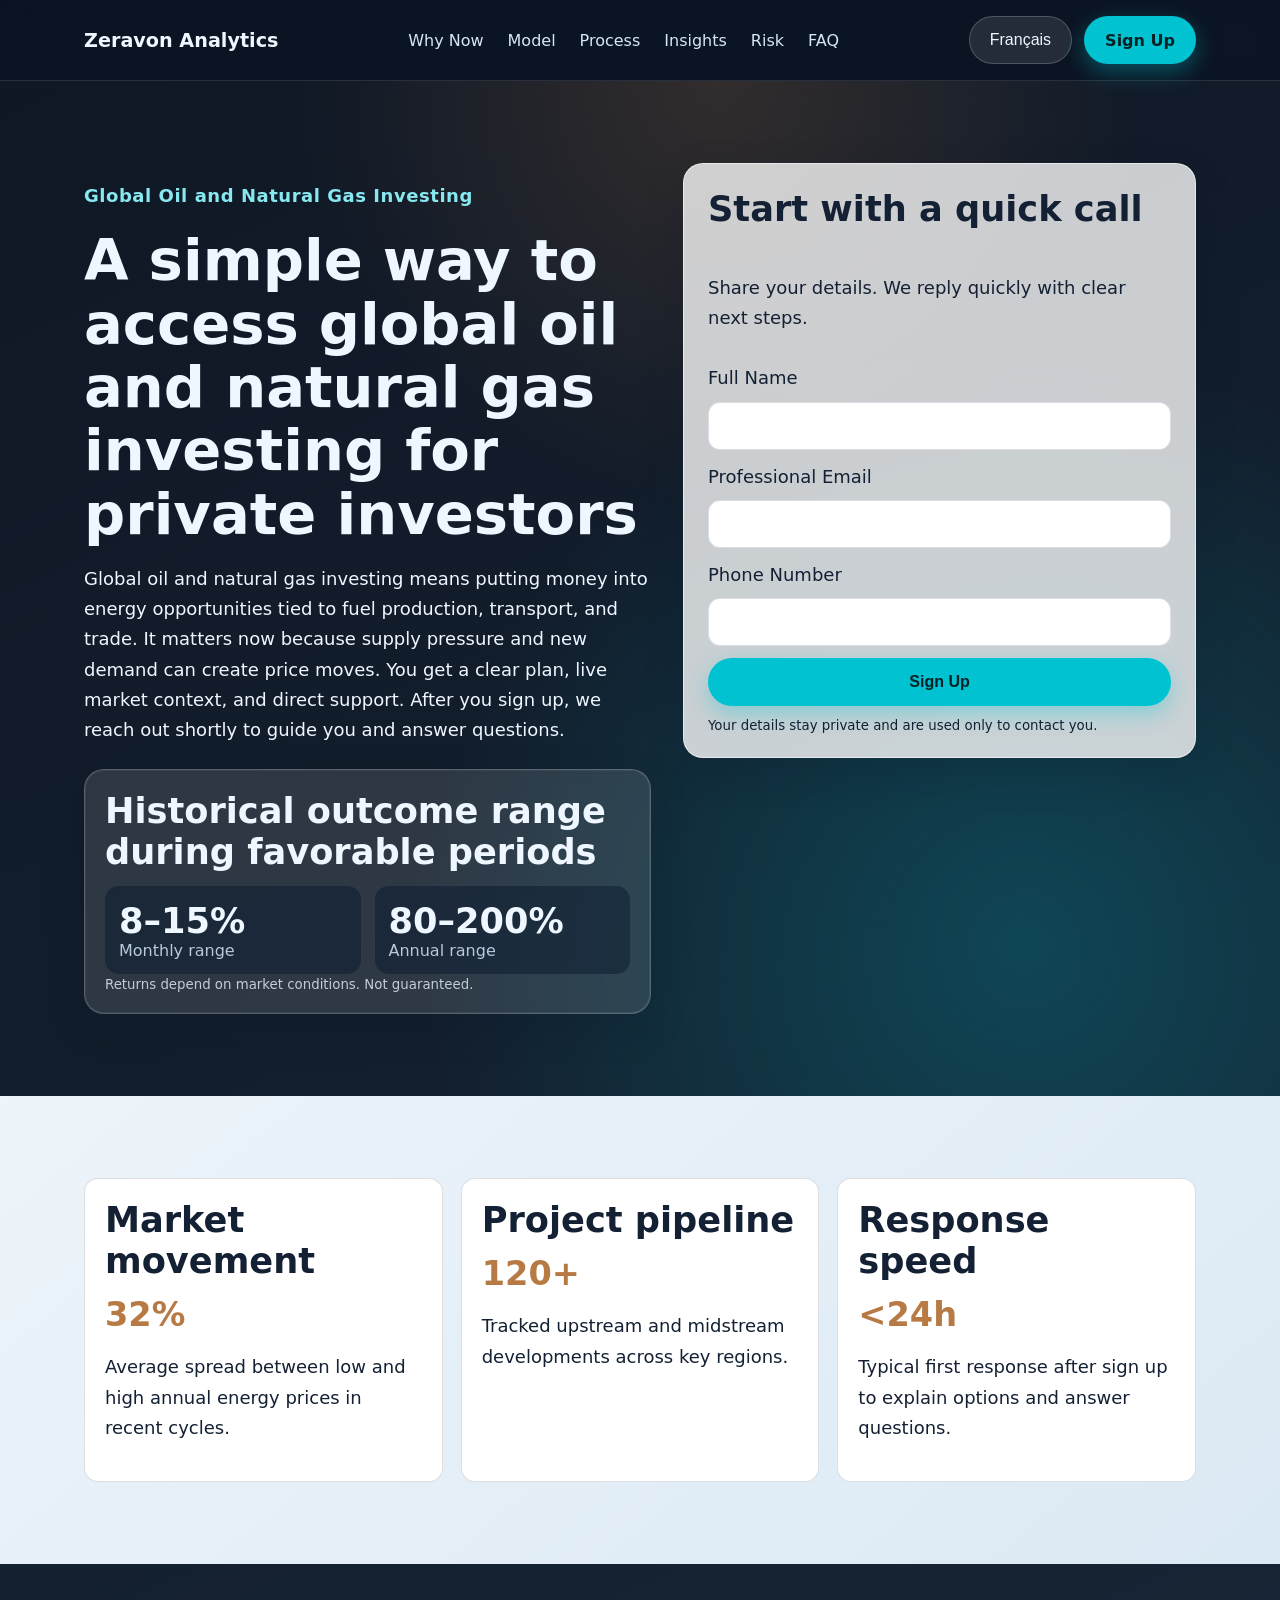
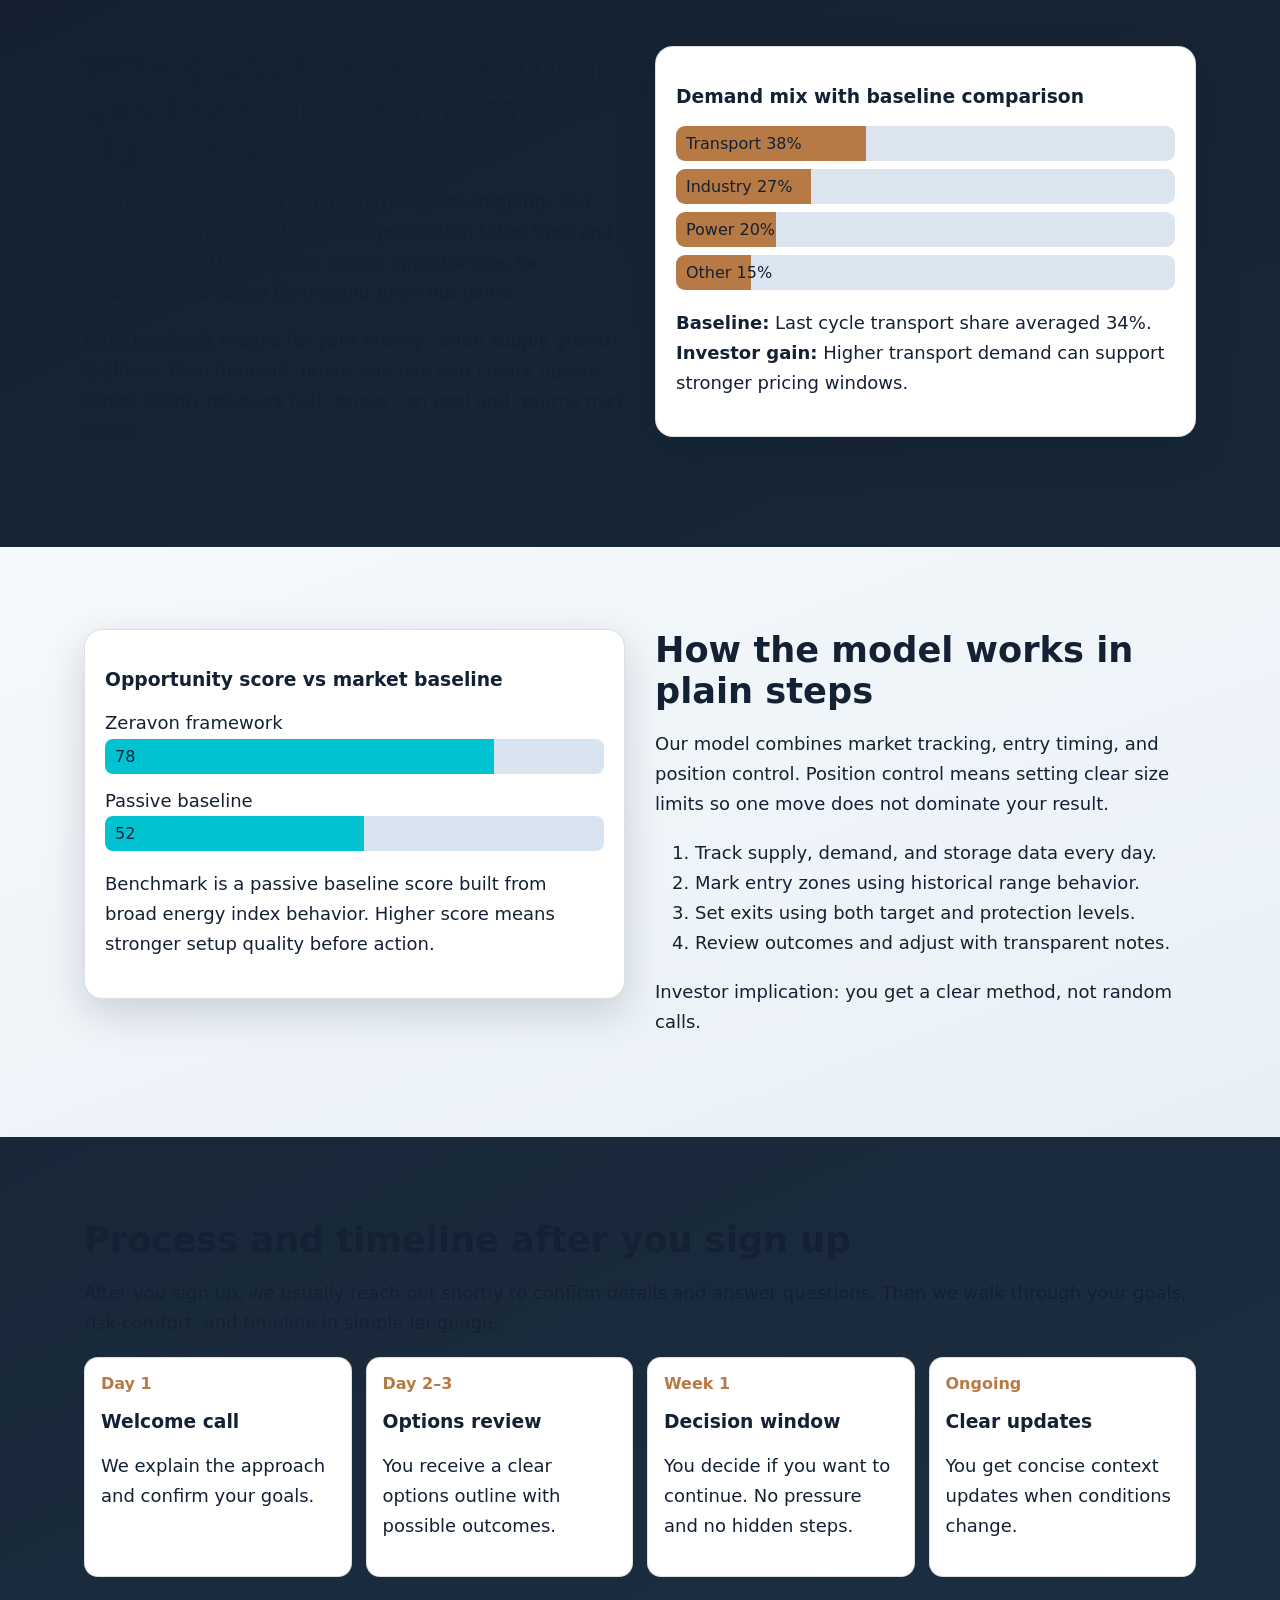
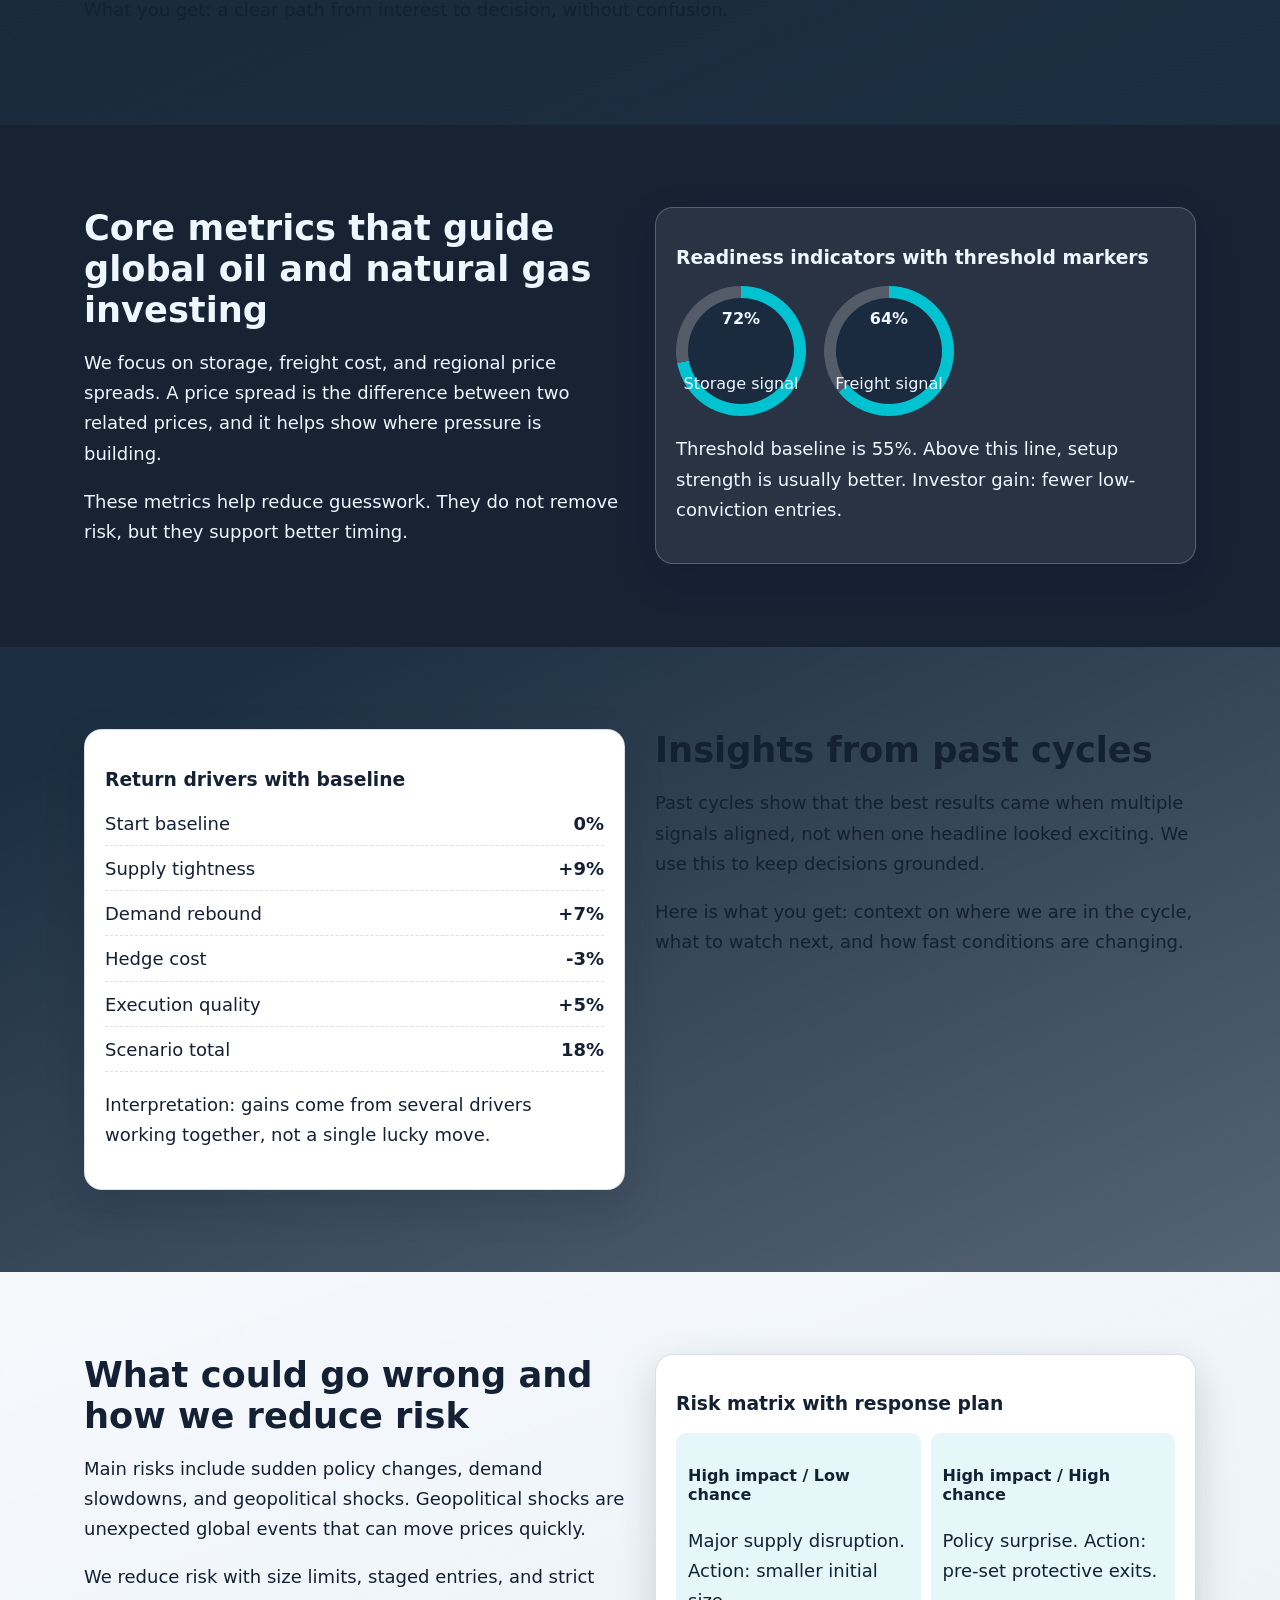
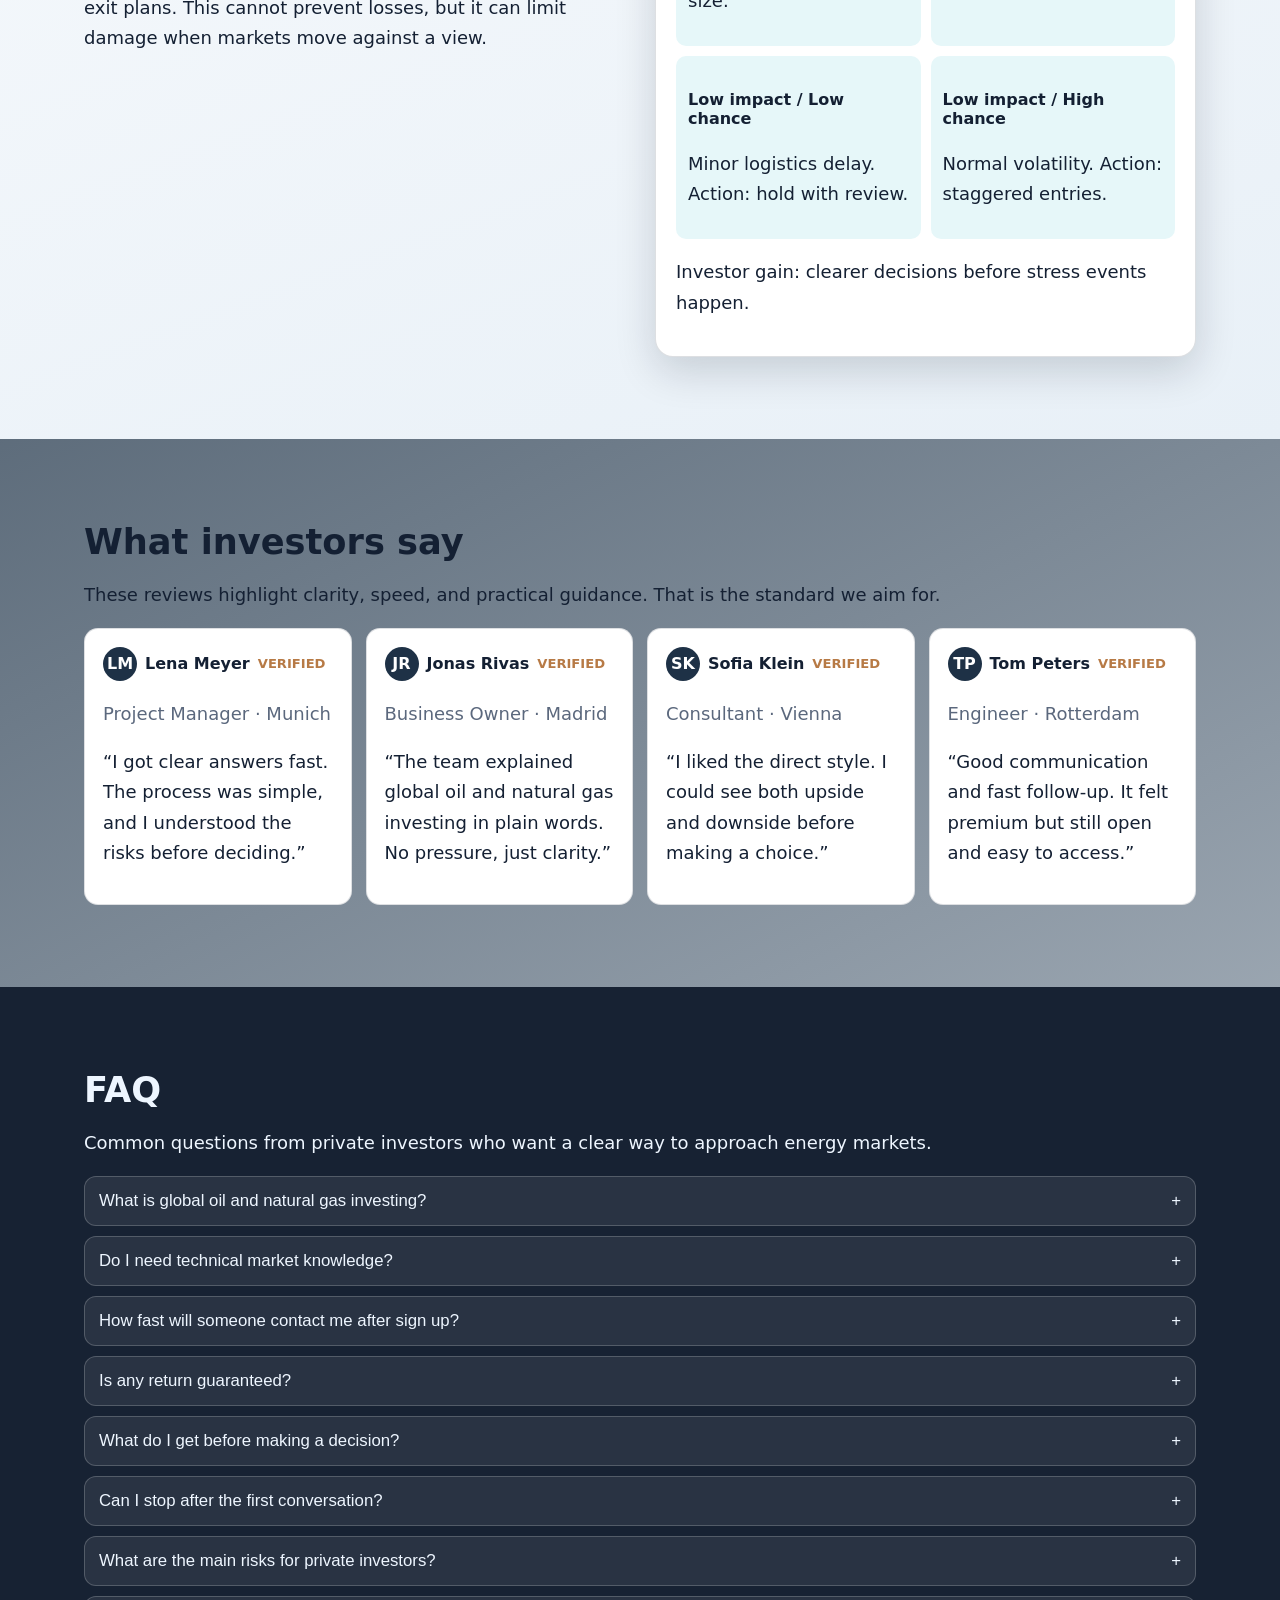
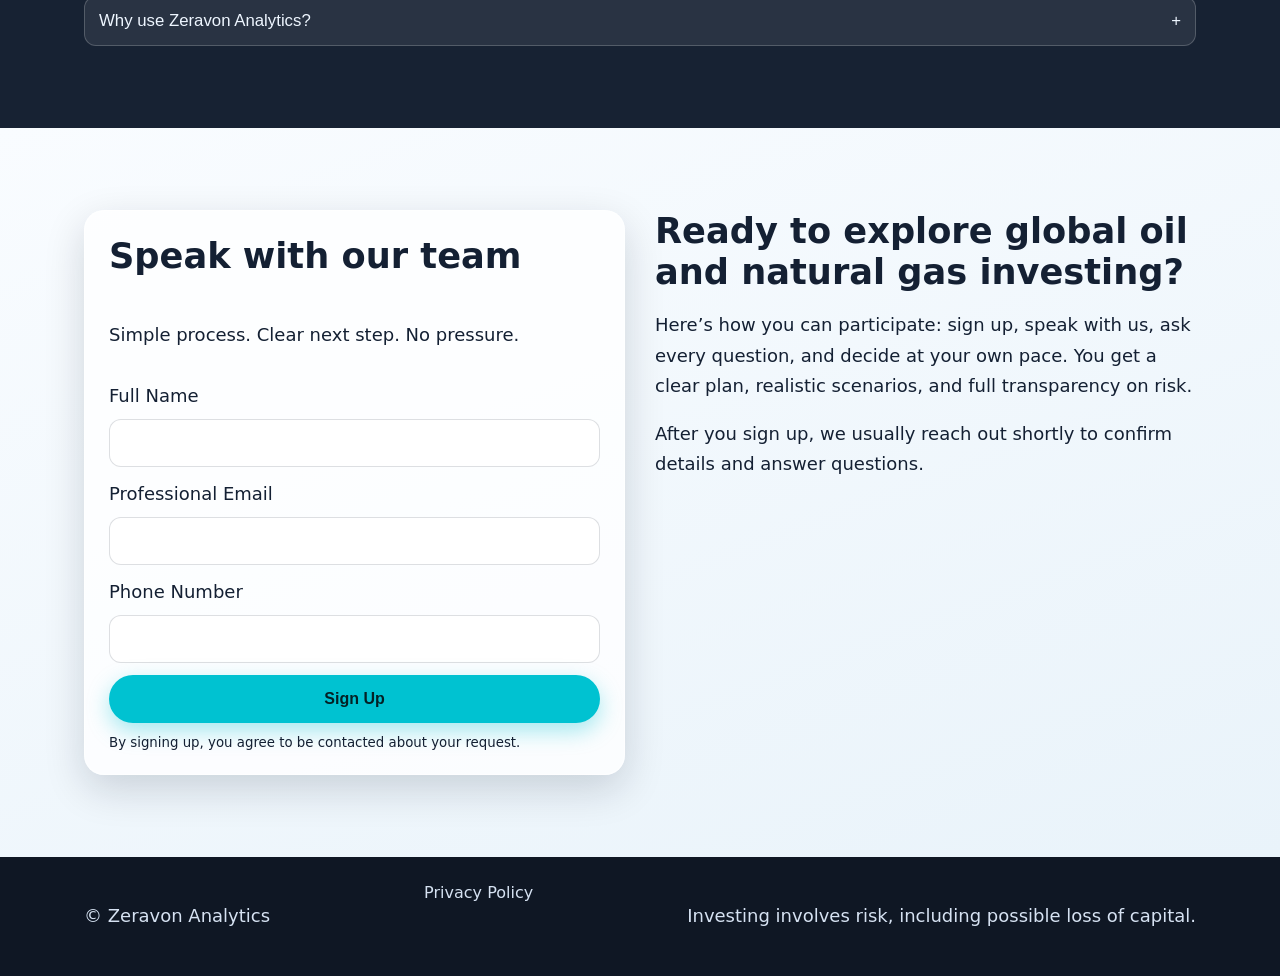
<file: fr/index.html>
<!doctype html>
<html lang="en">
<head>
  <meta charset="utf-8">
  <meta name="viewport" content="width=device-width, initial-scale=1">
  <title>Zeravon Analytics | Global Oil and Natural Gas Investing for Français</title>
  <meta name="description" content="Explore a clear way to approach global oil and natural gas investing with Zeravon Analytics. Learn the process, risks, and next steps in simple English for Français readers.">
  <link rel="canonical" href="https://zeravonanalytics.com/fr/index.html">
  <link rel="alternate" hreflang="en" href="https://zeravonanalytics.com/index.html">
  <link rel="alternate" hreflang="de" href="https://zeravonanalytics.com/de/index.html">
  <link rel="alternate" hreflang="fr" href="https://zeravonanalytics.com/fr/index.html">
  <link rel="alternate" hreflang="es" href="https://zeravonanalytics.com/es/index.html">
  <link rel="alternate" hreflang="it" href="https://zeravonanalytics.com/it/index.html">
  <link rel="alternate" hreflang="tr" href="https://zeravonanalytics.com/tr/index.html">
  <link rel="alternate" hreflang="pt" href="https://zeravonanalytics.com/pt/index.html">
  <link rel="alternate" hreflang="ja" href="https://zeravonanalytics.com/jp/index.html">
  <link rel="alternate" hreflang="sk" href="https://zeravonanalytics.com/sk/index.html">
  <link rel="alternate" hreflang="nl-BE" href="https://zeravonanalytics.com/be/index.html">
  <link rel="alternate" hreflang="x-default" href="https://zeravonanalytics.com/index.html">
  <meta property="og:type" content="website">
  <meta property="og:title" content="Zeravon Analytics | Global Oil and Natural Gas Investing for Français">
  <meta property="og:description" content="Explore a clear way to approach global oil and natural gas investing with Zeravon Analytics. Learn the process, risks, and next steps in simple English for Français readers.">
  <meta property="og:url" content="https://zeravonanalytics.com/fr/index.html">
  <meta property="og:image" content="https://zeravonanalytics.com/assets/img/og-energy.jpg">
  <meta name="twitter:card" content="summary_large_image">
  <meta name="twitter:title" content="Zeravon Analytics | Global Oil and Natural Gas Investing for Français">
  <meta name="twitter:description" content="Explore a clear way to approach global oil and natural gas investing with Zeravon Analytics. Learn the process, risks, and next steps in simple English for Français readers.">
  <meta name="twitter:image" content="https://zeravonanalytics.com/assets/img/og-energy.jpg">
  <link rel="stylesheet" href="../assets/style.css">
  <script defer src="../assets/app.js"></script>
</head>
<body>
<header class="site-header">
  <div class="container topbar">
    <a class="brand" href="../index.html" aria-label="Zeravon Analytics home">Zeravon Analytics</a>
    <nav class="desktop-nav" aria-label="Primary">
      <a href="#why-market">Why Now</a><a href="#model">Model</a><a href="#process">Process</a><a href="#insights">Insights</a><a href="#risk">Risk</a><a href="#faq">FAQ</a>
    </nav>
    <div class="header-actions">
      <div class="lang-wrap" data-lang>
        <button class="lang-pill" aria-haspopup="true" aria-expanded="false">Français</button>
        <div class="lang-menu" role="menu">
              <a href="../index.html"><span class="flag flag-uk"></span>English</a>
              <a href="../de/index.html"><span class="flag flag-de"></span>Deutsch</a>
              <a href="../fr/index.html"><span class="flag flag-fr"></span>Français</a>
              <a href="../es/index.html"><span class="flag flag-es"></span>Español</a>
              <a href="../it/index.html"><span class="flag flag-it"></span>Italiano</a>
              <a href="../tr/index.html"><span class="flag flag-tr"></span>Türkçe</a>
              <a href="../pt/index.html"><span class="flag flag-pt"></span>Português</a>
              <a href="../jp/index.html"><span class="flag flag-jp"></span>日本語</a>
              <a href="../sk/index.html"><span class="flag flag-sk"></span>Slovak</a>
              <a href="../be/index.html"><span class="flag flag-be"></span>Nederlands(BE)</a>
        </div>
      </div>
      <a class="btn btn-primary" href="#signup">Sign Up</a>
      <button class="burger" aria-label="Open menu" aria-controls="mobile-drawer" aria-expanded="false"><span></span><span></span><span></span></button>
    </div>
  </div>
</header>
<div class="mobile-drawer" id="mobile-drawer" aria-hidden="true">
  <div class="drawer-panel" role="dialog" aria-modal="true" aria-label="Mobile navigation">
    <button class="drawer-close" aria-label="Close menu">×</button>
    <nav class="drawer-nav">
      <a href="#why-market">Why Now</a><a href="#model">Model</a><a href="#process">Process</a><a href="#insights">Insights</a><a href="#risk">Risk</a><a href="#faq">FAQ</a>
    </nav>
    <div class="lang-wrap" data-lang>
      <button class="lang-pill" aria-haspopup="true" aria-expanded="false">Français</button>
      <div class="lang-menu" role="menu">
              <a href="../index.html"><span class="flag flag-uk"></span>English</a>
              <a href="../de/index.html"><span class="flag flag-de"></span>Deutsch</a>
              <a href="../fr/index.html"><span class="flag flag-fr"></span>Français</a>
              <a href="../es/index.html"><span class="flag flag-es"></span>Español</a>
              <a href="../it/index.html"><span class="flag flag-it"></span>Italiano</a>
              <a href="../tr/index.html"><span class="flag flag-tr"></span>Türkçe</a>
              <a href="../pt/index.html"><span class="flag flag-pt"></span>Português</a>
              <a href="../jp/index.html"><span class="flag flag-jp"></span>日本語</a>
              <a href="../sk/index.html"><span class="flag flag-sk"></span>Slovak</a>
              <a href="../be/index.html"><span class="flag flag-be"></span>Nederlands(BE)</a>
      </div>
    </div>
    <a class="btn btn-primary" href="#signup">Sign Up</a>
  </div>
</div>
<main>
<section class="hero section" id="signup">
  <div class="hero-glow"></div>
  <div class="container hero-grid">
    <div>
      <p class="eyebrow">Global Oil and Natural Gas Investing</p>
      <h1>A simple way to access global oil and natural gas investing for private investors</h1>
      <p>Global oil and natural gas investing means putting money into energy opportunities tied to fuel production, transport, and trade. It matters now because supply pressure and new demand can create price moves. You get a clear plan, live market context, and direct support. After you sign up, we reach out shortly to guide you and answer questions.</p>
      <div class="performance-panel">
        <h2>Historical outcome range during favorable periods</h2>
        <div class="perf-grid">
          <article><strong>8–15%</strong><span>Monthly range</span></article>
          <article><strong>80–200%</strong><span>Annual range</span></article>
        </div>
        <small>Returns depend on market conditions. Not guaranteed.</small>
      </div>
    </div>
    <form class="lead-form" aria-label="Hero sign up form">
      <h2>Start with a quick call</h2>
      <p>Share your details. We reply quickly with clear next steps.</p>
      <label>Full Name<input type="text" name="name" required></label>
      <label>Professional Email<input type="email" name="email" required></label>
      <label>Phone Number<input type="tel" name="phone" required></label>
      <button type="submit" class="btn btn-primary">Sign Up</button>
      <small>Your details stay private and are used only to contact you.</small>
    </form>
  </div>
</section>
<section class="section kpi-strip reveal">
  <div class="container kpi-grid">
    <article><h2>Market movement</h2><strong>32%</strong><p>Average spread between low and high annual energy prices in recent cycles.</p></article>
    <article><h2>Project pipeline</h2><strong>120+</strong><p>Tracked upstream and midstream developments across key regions.</p></article>
    <article><h2>Response speed</h2><strong>&lt;24h</strong><p>Typical first response after sign up to explain options and answer questions.</p></article>
  </div>
</section>
<section class="section" id="why-market">
  <div class="container split">
    <div>
      <h2>Why global oil and natural gas investing matters right now</h2>
      <p>Energy demand is still strong in transport, shipping, and industry. At the same time, new production takes time and cost to build. This gap can create opportunities for investors who follow timing and price discipline.</p>
      <p>Here is what it means for your money: when supply growth is slower than demand, prices can rise and create upside. When supply recovers fast, prices can cool and returns may shrink.</p>
    </div>
    <div class="viz demandmix">
      <h3>Demand mix with baseline comparison</h3>
      <div class="stack"><span style="--w:38%">Transport 38%</span><span style="--w:27%">Industry 27%</span><span style="--w:20%">Power 20%</span><span style="--w:15%">Other 15%</span></div>
      <p><b>Baseline:</b> Last cycle transport share averaged 34%. <b>Investor gain:</b> Higher transport demand can support stronger pricing windows.</p>
    </div>
  </div>
</section>
<section class="section tone-alt" id="model">
  <div class="container split reverse">
    <div>
      <h2>How the model works in plain steps</h2>
      <p>Our model combines market tracking, entry timing, and position control. Position control means setting clear size limits so one move does not dominate your result.</p>
      <ol>
        <li>Track supply, demand, and storage data every day.</li>
        <li>Mark entry zones using historical range behavior.</li>
        <li>Set exits using both target and protection levels.</li>
        <li>Review outcomes and adjust with transparent notes.</li>
      </ol>
      <p>Investor implication: you get a clear method, not random calls.</p>
    </div>
    <div class="viz compare">
      <h3>Opportunity score vs market baseline</h3>
      <div class="bars"><div><label>Zeravon framework</label><i style="--v:78%">78</i></div><div><label>Passive baseline</label><i style="--v:52%">52</i></div></div>
      <p>Benchmark is a passive baseline score built from broad energy index behavior. Higher score means stronger setup quality before action.</p>
    </div>
  </div>
</section>
<section class="section" id="process">
  <div class="container">
    <h2>Process and timeline after you sign up</h2>
    <p>After you sign up, we usually reach out shortly to confirm details and answer questions. Then we walk through your goals, risk comfort, and timeline in simple language.</p>
    <div class="timeline">
      <article><span>Day 1</span><h3>Welcome call</h3><p>We explain the approach and confirm your goals.</p></article>
      <article><span>Day 2–3</span><h3>Options review</h3><p>You receive a clear options outline with possible outcomes.</p></article>
      <article><span>Week 1</span><h3>Decision window</h3><p>You decide if you want to continue. No pressure and no hidden steps.</p></article>
      <article><span>Ongoing</span><h3>Clear updates</h3><p>You get concise context updates when conditions change.</p></article>
    </div>
    <p>What you get: a clear path from interest to decision, without confusion.</p>
  </div>
</section>
<section class="section tone-dark" id="metrics">
  <div class="container split">
    <div>
      <h2>Core metrics that guide global oil and natural gas investing</h2>
      <p>We focus on storage, freight cost, and regional price spreads. A price spread is the difference between two related prices, and it helps show where pressure is building.</p>
      <p>These metrics help reduce guesswork. They do not remove risk, but they support better timing.</p>
    </div>
    <div class="viz radial">
      <h3>Readiness indicators with threshold markers</h3>
      <div class="rings"><div class="ring" style="--p:72"><b>72%</b><span>Storage signal</span></div><div class="ring" style="--p:64"><b>64%</b><span>Freight signal</span></div></div>
      <p>Threshold baseline is 55%. Above this line, setup strength is usually better. Investor gain: fewer low-conviction entries.</p>
    </div>
  </div>
</section>
<section class="section" id="insights">
  <div class="container split reverse">
    <div>
      <h2>Insights from past cycles</h2>
      <p>Past cycles show that the best results came when multiple signals aligned, not when one headline looked exciting. We use this to keep decisions grounded.</p>
      <p>Here is what you get: context on where we are in the cycle, what to watch next, and how fast conditions are changing.</p>
    </div>
    <div class="viz waterfall">
      <h3>Return drivers with baseline</h3>
      <ul><li><span>Start baseline</span><b>0%</b></li><li><span>Supply tightness</span><b>+9%</b></li><li><span>Demand rebound</span><b>+7%</b></li><li><span>Hedge cost</span><b>-3%</b></li><li><span>Execution quality</span><b>+5%</b></li><li><span>Scenario total</span><b>18%</b></li></ul>
      <p>Interpretation: gains come from several drivers working together, not a single lucky move.</p>
    </div>
  </div>
</section>
<section class="section tone-alt" id="risk">
  <div class="container split">
    <div>
      <h2>What could go wrong and how we reduce risk</h2>
      <p>Main risks include sudden policy changes, demand slowdowns, and geopolitical shocks. Geopolitical shocks are unexpected global events that can move prices quickly.</p>
      <p>We reduce risk with size limits, staged entries, and strict exit plans. This cannot prevent losses, but it can limit damage when markets move against a view.</p>
    </div>
    <div class="viz matrix">
      <h3>Risk matrix with response plan</h3>
      <div class="grid2x2"><article><h4>High impact / Low chance</h4><p>Major supply disruption. Action: smaller initial size.</p></article><article><h4>High impact / High chance</h4><p>Policy surprise. Action: pre-set protective exits.</p></article><article><h4>Low impact / Low chance</h4><p>Minor logistics delay. Action: hold with review.</p></article><article><h4>Low impact / High chance</h4><p>Normal volatility. Action: staggered entries.</p></article></div>
      <p>Investor gain: clearer decisions before stress events happen.</p>
    </div>
  </div>
</section>
<section class="section" id="reviews">
  <div class="container">
    <h2>What investors say</h2>
    <p>These reviews highlight clarity, speed, and practical guidance. That is the standard we aim for.</p>
    <div class="reviews-grid">
      <article><div class="review-head"><span class="avatar">LM</span><strong>Lena Meyer</strong><em>VERIFIED</em></div><p class="role">Project Manager · Munich</p><p>“I got clear answers fast. The process was simple, and I understood the risks before deciding.”</p></article>
      <article><div class="review-head"><span class="avatar">JR</span><strong>Jonas Rivas</strong><em>VERIFIED</em></div><p class="role">Business Owner · Madrid</p><p>“The team explained global oil and natural gas investing in plain words. No pressure, just clarity.”</p></article>
      <article><div class="review-head"><span class="avatar">SK</span><strong>Sofia Klein</strong><em>VERIFIED</em></div><p class="role">Consultant · Vienna</p><p>“I liked the direct style. I could see both upside and downside before making a choice.”</p></article>
      <article><div class="review-head"><span class="avatar">TP</span><strong>Tom Peters</strong><em>VERIFIED</em></div><p class="role">Engineer · Rotterdam</p><p>“Good communication and fast follow-up. It felt premium but still open and easy to access.”</p></article>
    </div>
  </div>
</section>
<section class="section tone-dark" id="faq">
  <div class="container">
    <h2>FAQ</h2>
    <p>Common questions from private investors who want a clear way to approach energy markets.</p>
    <div class="faq-list">
      <article class="faq-item"><button>What is global oil and natural gas investing?<span>+</span></button><div><p>It is investing in opportunities linked to fuel production, transport, and pricing across world markets.</p></div></article>
      <article class="faq-item"><button>Do I need technical market knowledge?<span>+</span></button><div><p>No. We explain each step in plain English and define key terms as we go.</p></div></article>
      <article class="faq-item"><button>How fast will someone contact me after sign up?<span>+</span></button><div><p>In most cases, we contact you within one business day to confirm details and answer questions.</p></div></article>
      <article class="faq-item"><button>Is any return guaranteed?<span>+</span></button><div><p>No. Returns depend on market conditions, timing, and risk controls.</p></div></article>
      <article class="faq-item"><button>What do I get before making a decision?<span>+</span></button><div><p>You get a clear walkthrough of the process, expected scenarios, and main risks.</p></div></article>
      <article class="faq-item"><button>Can I stop after the first conversation?<span>+</span></button><div><p>Yes. You decide if you want to continue after getting the information.</p></div></article>
      <article class="faq-item"><button>What are the main risks for private investors?<span>+</span></button><div><p>Price swings, policy changes, and global events can impact outcomes. We use limits to reduce exposure.</p></div></article>
      <article class="faq-item"><button>Why use Zeravon Analytics?<span>+</span></button><div><p>We focus on clear communication, transparent process, and practical investor outcomes.</p></div></article>
    </div>
  </div>
</section>
<section class="section final-cta" id="contact">
  <div class="container split reverse">
    <div>
      <h2>Ready to explore global oil and natural gas investing?</h2>
      <p>Here’s how you can participate: sign up, speak with us, ask every question, and decide at your own pace. You get a clear plan, realistic scenarios, and full transparency on risk.</p>
      <p>After you sign up, we usually reach out shortly to confirm details and answer questions.</p>
    </div>
    <form class="lead-form" aria-label="Final sign up form">
      <h2>Speak with our team</h2>
      <p>Simple process. Clear next step. No pressure.</p>
      <label>Full Name<input type="text" name="name2" required></label>
      <label>Professional Email<input type="email" name="email2" required></label>
      <label>Phone Number<input type="tel" name="phone2" required></label>
      <button type="submit" class="btn btn-primary">Sign Up</button>
      <small>By signing up, you agree to be contacted about your request.</small>
    </form>
  </div>
</section>
</main>
<footer class="site-footer">
  <div class="container footer-row"><p>© Zeravon Analytics</p><a href="#" data-open-privacy>Privacy Policy</a><p>Investing involves risk, including possible loss of capital.</p></div>
</footer>
<div class="modal" id="privacy-modal" aria-hidden="true">
  <div class="modal-panel" role="dialog" aria-modal="true" aria-label="Privacy Policy">
    <button class="modal-x" aria-label="Close privacy policy">×</button>
    <h2>Privacy Policy</h2>
    <p><strong>Introduction:</strong> This page explains how Zeravon Analytics handles personal data in clear language.</p>
    <p><strong>Data collection:</strong> We collect name, email, phone number, and basic communication records when you contact us.</p>
    <p><strong>Legal basis:</strong> We process data to respond to your request and provide requested information.</p>
    <p><strong>Cookies:</strong> We use essential cookies for site function and optional analytics cookies to improve experience.</p>
    <p><strong>Retention:</strong> We keep data only as long as needed for service and legal obligations.</p>
    <p><strong>Third-party sharing:</strong> We share data only with service partners needed to operate communication tools.</p>
    <p><strong>Security:</strong> We use technical and organizational safeguards to protect data from unauthorized access.</p>
    <p><strong>User rights:</strong> You can request access, correction, deletion, or restriction of your personal data.</p>
    <p><strong>International transfers:</strong> Some providers may process data outside your country with protection measures in place.</p>
    <p><strong>Industry risk disclosure:</strong> Any investment information is educational and market outcomes are never guaranteed.</p>
    <p><strong>Contact:</strong> privacy@zeravonanalytics.com</p>
    <div class="modal-footer"><button class="btn btn-ghost" data-close-privacy>Close</button></div>
  </div>
</div>
<script type="application/ld+json">{"@context":"https://schema.org","@type":"Organization","name":"Zeravon Analytics","url":"https://zeravonanalytics.com","logo":"https://zeravonanalytics.com/assets/img/logo.png"}</script>
<script type="application/ld+json">{"@context":"https://schema.org","@type":"WebSite","name":"Zeravon Analytics","url":"https://zeravonanalytics.com/"}</script>
<script type="application/ld+json">{"@context":"https://schema.org","@type":"FAQPage","mainEntity":[{"@type":"Question","name":"What is global oil and natural gas investing?","acceptedAnswer":{"@type":"Answer","text":"It is investing in opportunities linked to fuel production, transport, and pricing across world markets."}},{"@type":"Question","name":"Is any return guaranteed?","acceptedAnswer":{"@type":"Answer","text":"No. Returns depend on market conditions, timing, and risk controls."}}]}</script>
<script type="application/ld+json">{"@context":"https://schema.org","@type":"Review","itemReviewed":{"@type":"Organization","name":"Zeravon Analytics"},"reviewRating":{"@type":"Rating","ratingValue":"5","bestRating":"5"},"author":{"@type":"Person","name":"Lena Meyer"},"reviewBody":"I got clear answers fast and understood the process."}</script>
</body>
</html>
</file>
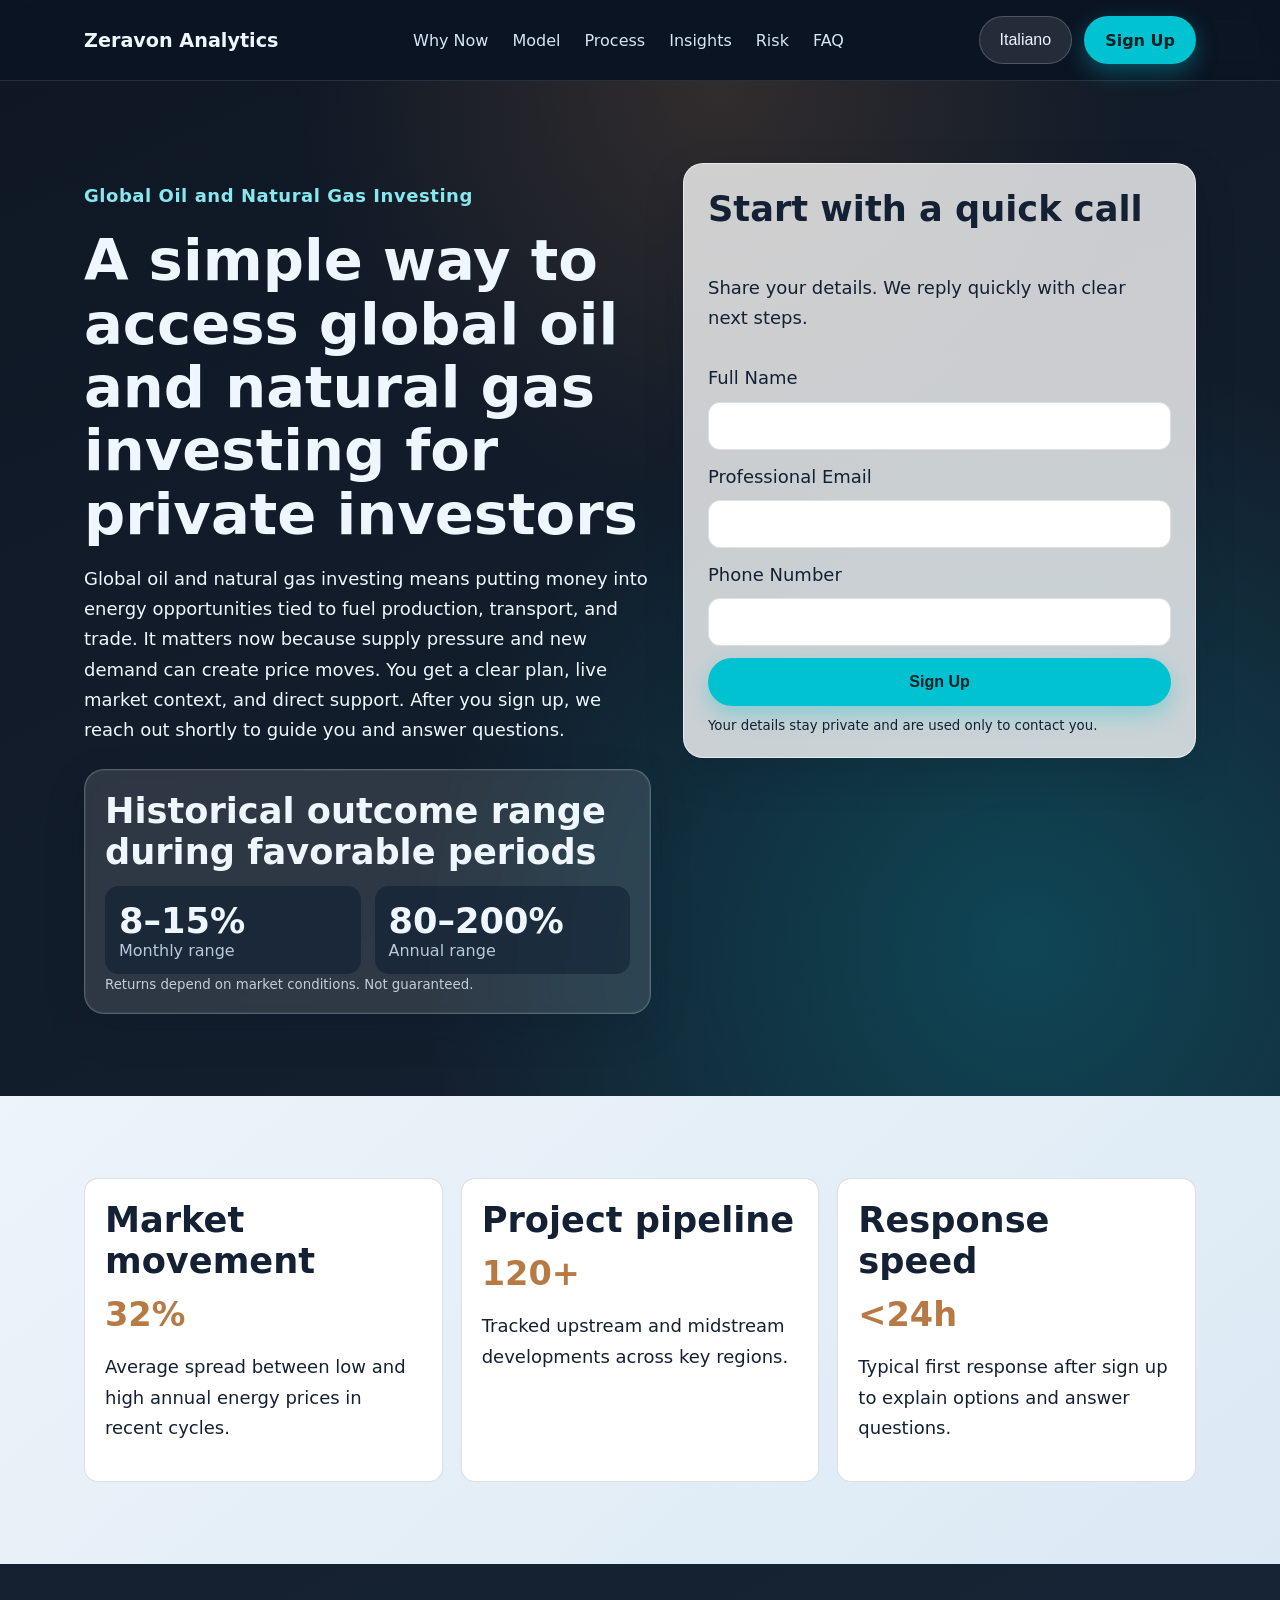
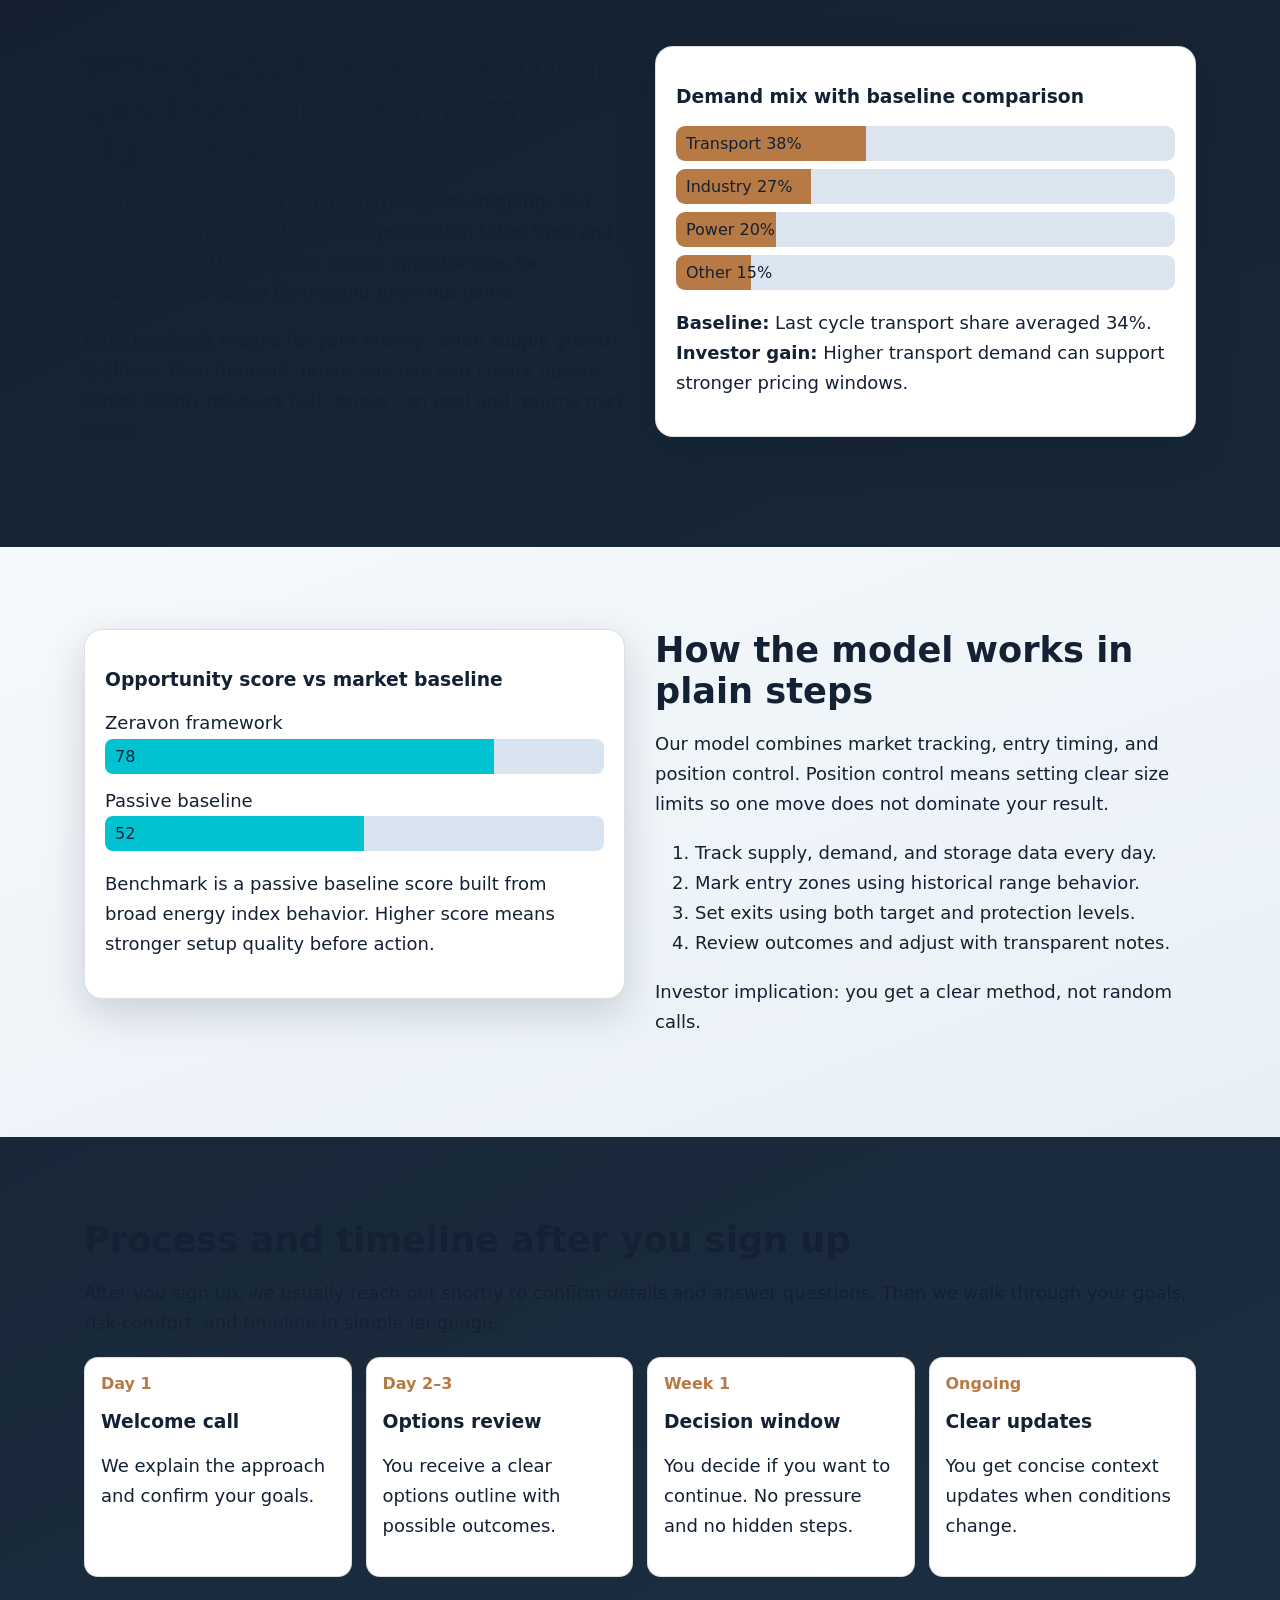
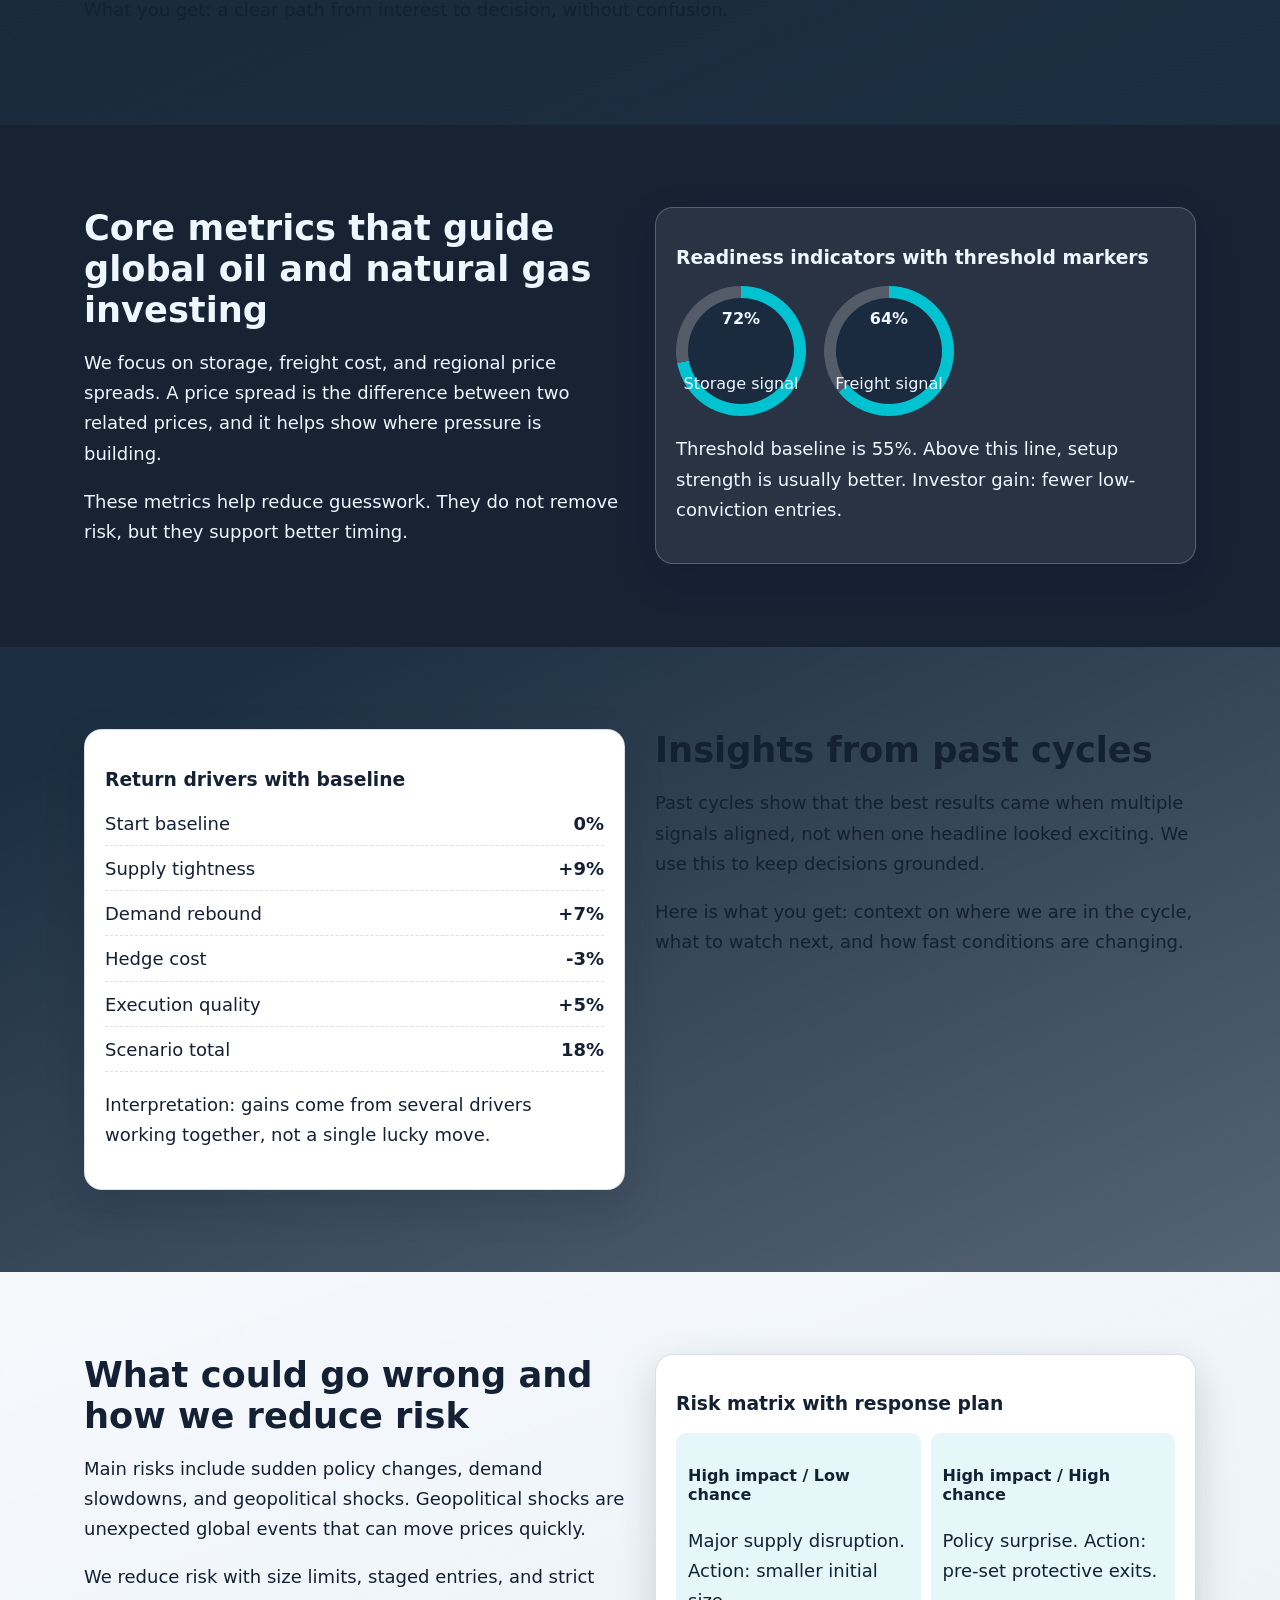
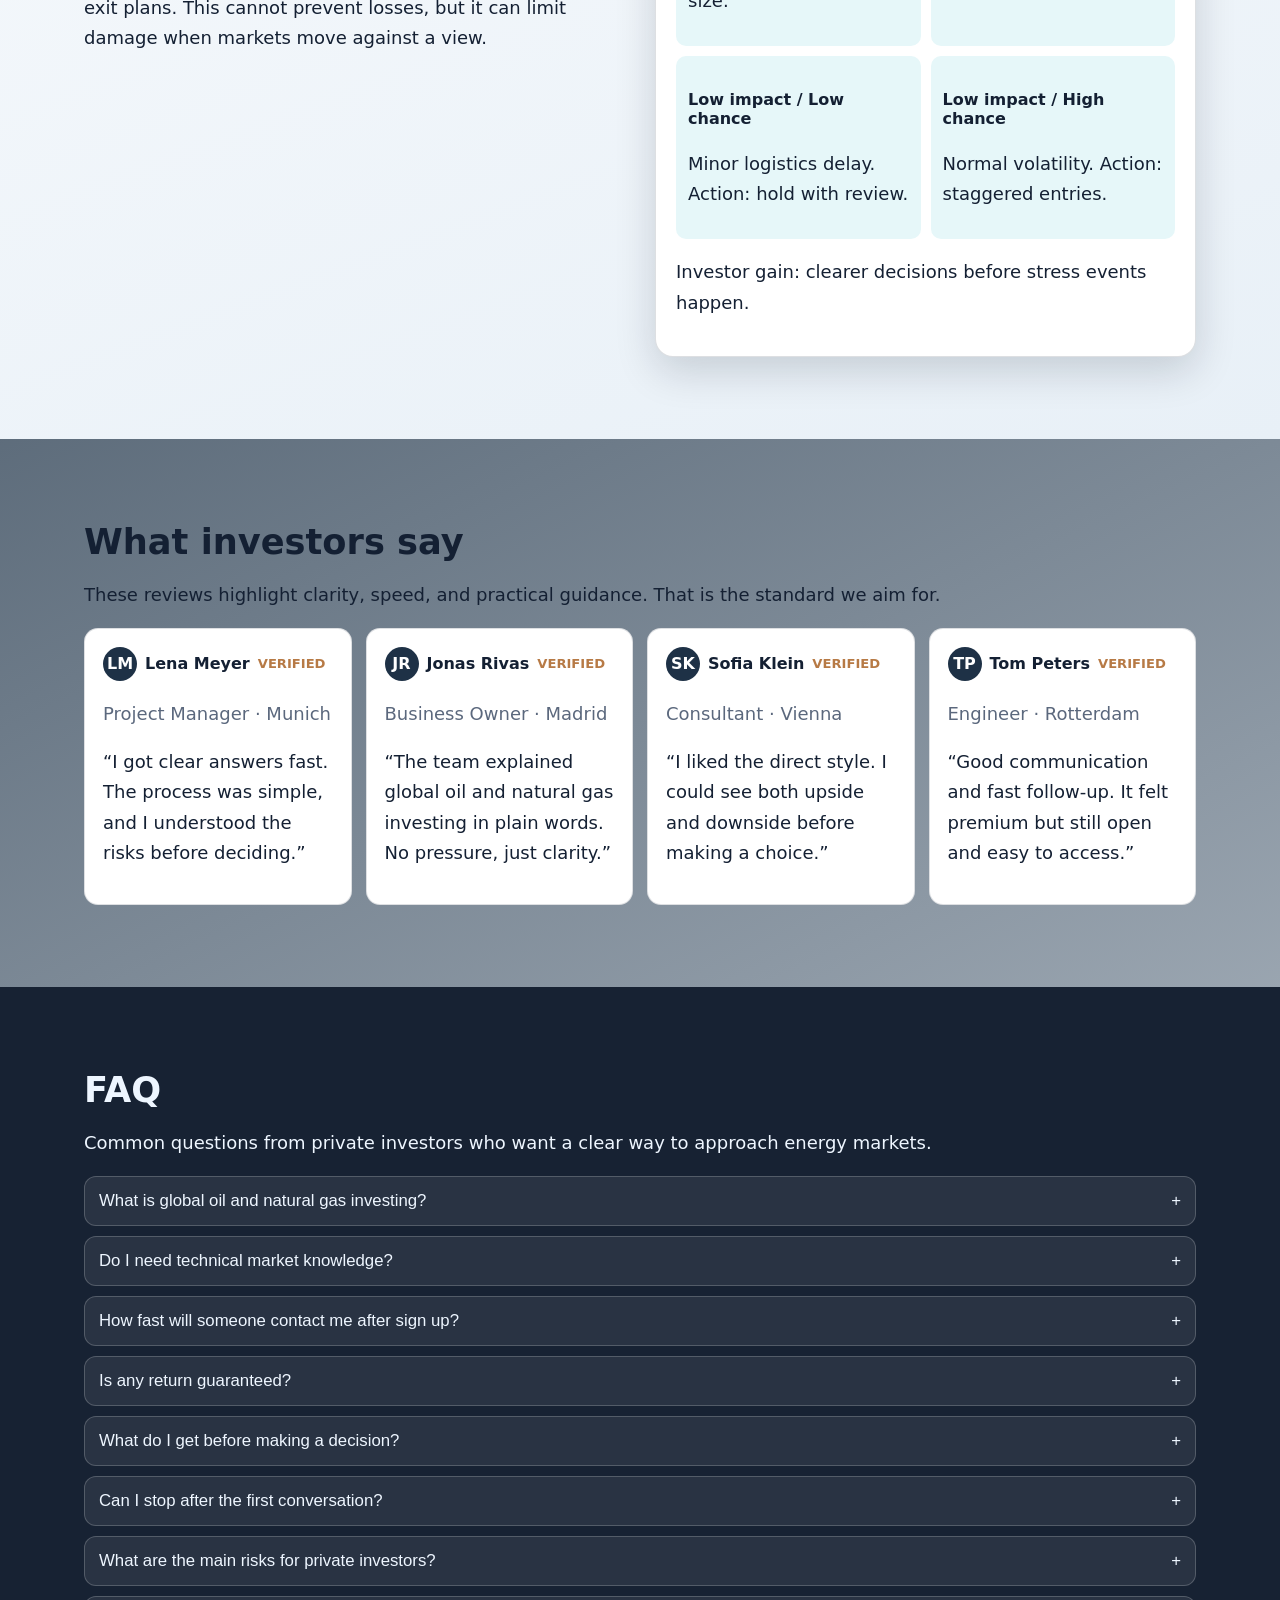
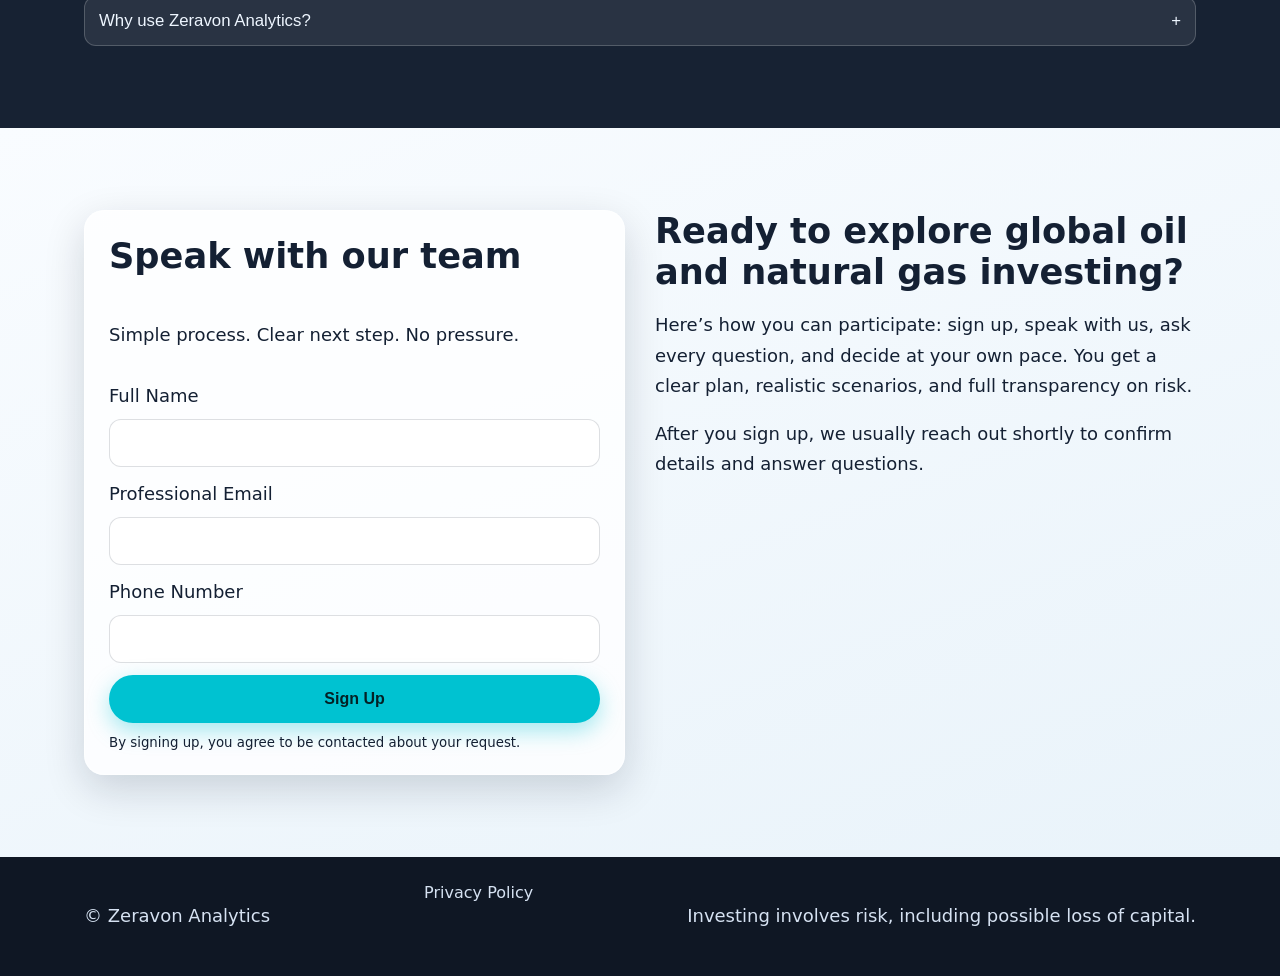
<file: it/index.html>
<!doctype html>
<html lang="en">
<head>
  <meta charset="utf-8">
  <meta name="viewport" content="width=device-width, initial-scale=1">
  <title>Zeravon Analytics | Global Oil and Natural Gas Investing for Italiano</title>
  <meta name="description" content="Explore a clear way to approach global oil and natural gas investing with Zeravon Analytics. Learn the process, risks, and next steps in simple English for Italiano readers.">
  <link rel="canonical" href="https://zeravonanalytics.com/it/index.html">
  <link rel="alternate" hreflang="en" href="https://zeravonanalytics.com/index.html">
  <link rel="alternate" hreflang="de" href="https://zeravonanalytics.com/de/index.html">
  <link rel="alternate" hreflang="fr" href="https://zeravonanalytics.com/fr/index.html">
  <link rel="alternate" hreflang="es" href="https://zeravonanalytics.com/es/index.html">
  <link rel="alternate" hreflang="it" href="https://zeravonanalytics.com/it/index.html">
  <link rel="alternate" hreflang="tr" href="https://zeravonanalytics.com/tr/index.html">
  <link rel="alternate" hreflang="pt" href="https://zeravonanalytics.com/pt/index.html">
  <link rel="alternate" hreflang="ja" href="https://zeravonanalytics.com/jp/index.html">
  <link rel="alternate" hreflang="sk" href="https://zeravonanalytics.com/sk/index.html">
  <link rel="alternate" hreflang="nl-BE" href="https://zeravonanalytics.com/be/index.html">
  <link rel="alternate" hreflang="x-default" href="https://zeravonanalytics.com/index.html">
  <meta property="og:type" content="website">
  <meta property="og:title" content="Zeravon Analytics | Global Oil and Natural Gas Investing for Italiano">
  <meta property="og:description" content="Explore a clear way to approach global oil and natural gas investing with Zeravon Analytics. Learn the process, risks, and next steps in simple English for Italiano readers.">
  <meta property="og:url" content="https://zeravonanalytics.com/it/index.html">
  <meta property="og:image" content="https://zeravonanalytics.com/assets/img/og-energy.jpg">
  <meta name="twitter:card" content="summary_large_image">
  <meta name="twitter:title" content="Zeravon Analytics | Global Oil and Natural Gas Investing for Italiano">
  <meta name="twitter:description" content="Explore a clear way to approach global oil and natural gas investing with Zeravon Analytics. Learn the process, risks, and next steps in simple English for Italiano readers.">
  <meta name="twitter:image" content="https://zeravonanalytics.com/assets/img/og-energy.jpg">
  <link rel="stylesheet" href="../assets/style.css">
  <script defer src="../assets/app.js"></script>
</head>
<body>
<header class="site-header">
  <div class="container topbar">
    <a class="brand" href="../index.html" aria-label="Zeravon Analytics home">Zeravon Analytics</a>
    <nav class="desktop-nav" aria-label="Primary">
      <a href="#why-market">Why Now</a><a href="#model">Model</a><a href="#process">Process</a><a href="#insights">Insights</a><a href="#risk">Risk</a><a href="#faq">FAQ</a>
    </nav>
    <div class="header-actions">
      <div class="lang-wrap" data-lang>
        <button class="lang-pill" aria-haspopup="true" aria-expanded="false">Italiano</button>
        <div class="lang-menu" role="menu">
              <a href="../index.html"><span class="flag flag-uk"></span>English</a>
              <a href="../de/index.html"><span class="flag flag-de"></span>Deutsch</a>
              <a href="../fr/index.html"><span class="flag flag-fr"></span>Français</a>
              <a href="../es/index.html"><span class="flag flag-es"></span>Español</a>
              <a href="../it/index.html"><span class="flag flag-it"></span>Italiano</a>
              <a href="../tr/index.html"><span class="flag flag-tr"></span>Türkçe</a>
              <a href="../pt/index.html"><span class="flag flag-pt"></span>Português</a>
              <a href="../jp/index.html"><span class="flag flag-jp"></span>日本語</a>
              <a href="../sk/index.html"><span class="flag flag-sk"></span>Slovak</a>
              <a href="../be/index.html"><span class="flag flag-be"></span>Nederlands(BE)</a>
        </div>
      </div>
      <a class="btn btn-primary" href="#signup">Sign Up</a>
      <button class="burger" aria-label="Open menu" aria-controls="mobile-drawer" aria-expanded="false"><span></span><span></span><span></span></button>
    </div>
  </div>
</header>
<div class="mobile-drawer" id="mobile-drawer" aria-hidden="true">
  <div class="drawer-panel" role="dialog" aria-modal="true" aria-label="Mobile navigation">
    <button class="drawer-close" aria-label="Close menu">×</button>
    <nav class="drawer-nav">
      <a href="#why-market">Why Now</a><a href="#model">Model</a><a href="#process">Process</a><a href="#insights">Insights</a><a href="#risk">Risk</a><a href="#faq">FAQ</a>
    </nav>
    <div class="lang-wrap" data-lang>
      <button class="lang-pill" aria-haspopup="true" aria-expanded="false">Italiano</button>
      <div class="lang-menu" role="menu">
              <a href="../index.html"><span class="flag flag-uk"></span>English</a>
              <a href="../de/index.html"><span class="flag flag-de"></span>Deutsch</a>
              <a href="../fr/index.html"><span class="flag flag-fr"></span>Français</a>
              <a href="../es/index.html"><span class="flag flag-es"></span>Español</a>
              <a href="../it/index.html"><span class="flag flag-it"></span>Italiano</a>
              <a href="../tr/index.html"><span class="flag flag-tr"></span>Türkçe</a>
              <a href="../pt/index.html"><span class="flag flag-pt"></span>Português</a>
              <a href="../jp/index.html"><span class="flag flag-jp"></span>日本語</a>
              <a href="../sk/index.html"><span class="flag flag-sk"></span>Slovak</a>
              <a href="../be/index.html"><span class="flag flag-be"></span>Nederlands(BE)</a>
      </div>
    </div>
    <a class="btn btn-primary" href="#signup">Sign Up</a>
  </div>
</div>
<main>
<section class="hero section" id="signup">
  <div class="hero-glow"></div>
  <div class="container hero-grid">
    <div>
      <p class="eyebrow">Global Oil and Natural Gas Investing</p>
      <h1>A simple way to access global oil and natural gas investing for private investors</h1>
      <p>Global oil and natural gas investing means putting money into energy opportunities tied to fuel production, transport, and trade. It matters now because supply pressure and new demand can create price moves. You get a clear plan, live market context, and direct support. After you sign up, we reach out shortly to guide you and answer questions.</p>
      <div class="performance-panel">
        <h2>Historical outcome range during favorable periods</h2>
        <div class="perf-grid">
          <article><strong>8–15%</strong><span>Monthly range</span></article>
          <article><strong>80–200%</strong><span>Annual range</span></article>
        </div>
        <small>Returns depend on market conditions. Not guaranteed.</small>
      </div>
    </div>
    <form class="lead-form" aria-label="Hero sign up form">
      <h2>Start with a quick call</h2>
      <p>Share your details. We reply quickly with clear next steps.</p>
      <label>Full Name<input type="text" name="name" required></label>
      <label>Professional Email<input type="email" name="email" required></label>
      <label>Phone Number<input type="tel" name="phone" required></label>
      <button type="submit" class="btn btn-primary">Sign Up</button>
      <small>Your details stay private and are used only to contact you.</small>
    </form>
  </div>
</section>
<section class="section kpi-strip reveal">
  <div class="container kpi-grid">
    <article><h2>Market movement</h2><strong>32%</strong><p>Average spread between low and high annual energy prices in recent cycles.</p></article>
    <article><h2>Project pipeline</h2><strong>120+</strong><p>Tracked upstream and midstream developments across key regions.</p></article>
    <article><h2>Response speed</h2><strong>&lt;24h</strong><p>Typical first response after sign up to explain options and answer questions.</p></article>
  </div>
</section>
<section class="section" id="why-market">
  <div class="container split">
    <div>
      <h2>Why global oil and natural gas investing matters right now</h2>
      <p>Energy demand is still strong in transport, shipping, and industry. At the same time, new production takes time and cost to build. This gap can create opportunities for investors who follow timing and price discipline.</p>
      <p>Here is what it means for your money: when supply growth is slower than demand, prices can rise and create upside. When supply recovers fast, prices can cool and returns may shrink.</p>
    </div>
    <div class="viz demandmix">
      <h3>Demand mix with baseline comparison</h3>
      <div class="stack"><span style="--w:38%">Transport 38%</span><span style="--w:27%">Industry 27%</span><span style="--w:20%">Power 20%</span><span style="--w:15%">Other 15%</span></div>
      <p><b>Baseline:</b> Last cycle transport share averaged 34%. <b>Investor gain:</b> Higher transport demand can support stronger pricing windows.</p>
    </div>
  </div>
</section>
<section class="section tone-alt" id="model">
  <div class="container split reverse">
    <div>
      <h2>How the model works in plain steps</h2>
      <p>Our model combines market tracking, entry timing, and position control. Position control means setting clear size limits so one move does not dominate your result.</p>
      <ol>
        <li>Track supply, demand, and storage data every day.</li>
        <li>Mark entry zones using historical range behavior.</li>
        <li>Set exits using both target and protection levels.</li>
        <li>Review outcomes and adjust with transparent notes.</li>
      </ol>
      <p>Investor implication: you get a clear method, not random calls.</p>
    </div>
    <div class="viz compare">
      <h3>Opportunity score vs market baseline</h3>
      <div class="bars"><div><label>Zeravon framework</label><i style="--v:78%">78</i></div><div><label>Passive baseline</label><i style="--v:52%">52</i></div></div>
      <p>Benchmark is a passive baseline score built from broad energy index behavior. Higher score means stronger setup quality before action.</p>
    </div>
  </div>
</section>
<section class="section" id="process">
  <div class="container">
    <h2>Process and timeline after you sign up</h2>
    <p>After you sign up, we usually reach out shortly to confirm details and answer questions. Then we walk through your goals, risk comfort, and timeline in simple language.</p>
    <div class="timeline">
      <article><span>Day 1</span><h3>Welcome call</h3><p>We explain the approach and confirm your goals.</p></article>
      <article><span>Day 2–3</span><h3>Options review</h3><p>You receive a clear options outline with possible outcomes.</p></article>
      <article><span>Week 1</span><h3>Decision window</h3><p>You decide if you want to continue. No pressure and no hidden steps.</p></article>
      <article><span>Ongoing</span><h3>Clear updates</h3><p>You get concise context updates when conditions change.</p></article>
    </div>
    <p>What you get: a clear path from interest to decision, without confusion.</p>
  </div>
</section>
<section class="section tone-dark" id="metrics">
  <div class="container split">
    <div>
      <h2>Core metrics that guide global oil and natural gas investing</h2>
      <p>We focus on storage, freight cost, and regional price spreads. A price spread is the difference between two related prices, and it helps show where pressure is building.</p>
      <p>These metrics help reduce guesswork. They do not remove risk, but they support better timing.</p>
    </div>
    <div class="viz radial">
      <h3>Readiness indicators with threshold markers</h3>
      <div class="rings"><div class="ring" style="--p:72"><b>72%</b><span>Storage signal</span></div><div class="ring" style="--p:64"><b>64%</b><span>Freight signal</span></div></div>
      <p>Threshold baseline is 55%. Above this line, setup strength is usually better. Investor gain: fewer low-conviction entries.</p>
    </div>
  </div>
</section>
<section class="section" id="insights">
  <div class="container split reverse">
    <div>
      <h2>Insights from past cycles</h2>
      <p>Past cycles show that the best results came when multiple signals aligned, not when one headline looked exciting. We use this to keep decisions grounded.</p>
      <p>Here is what you get: context on where we are in the cycle, what to watch next, and how fast conditions are changing.</p>
    </div>
    <div class="viz waterfall">
      <h3>Return drivers with baseline</h3>
      <ul><li><span>Start baseline</span><b>0%</b></li><li><span>Supply tightness</span><b>+9%</b></li><li><span>Demand rebound</span><b>+7%</b></li><li><span>Hedge cost</span><b>-3%</b></li><li><span>Execution quality</span><b>+5%</b></li><li><span>Scenario total</span><b>18%</b></li></ul>
      <p>Interpretation: gains come from several drivers working together, not a single lucky move.</p>
    </div>
  </div>
</section>
<section class="section tone-alt" id="risk">
  <div class="container split">
    <div>
      <h2>What could go wrong and how we reduce risk</h2>
      <p>Main risks include sudden policy changes, demand slowdowns, and geopolitical shocks. Geopolitical shocks are unexpected global events that can move prices quickly.</p>
      <p>We reduce risk with size limits, staged entries, and strict exit plans. This cannot prevent losses, but it can limit damage when markets move against a view.</p>
    </div>
    <div class="viz matrix">
      <h3>Risk matrix with response plan</h3>
      <div class="grid2x2"><article><h4>High impact / Low chance</h4><p>Major supply disruption. Action: smaller initial size.</p></article><article><h4>High impact / High chance</h4><p>Policy surprise. Action: pre-set protective exits.</p></article><article><h4>Low impact / Low chance</h4><p>Minor logistics delay. Action: hold with review.</p></article><article><h4>Low impact / High chance</h4><p>Normal volatility. Action: staggered entries.</p></article></div>
      <p>Investor gain: clearer decisions before stress events happen.</p>
    </div>
  </div>
</section>
<section class="section" id="reviews">
  <div class="container">
    <h2>What investors say</h2>
    <p>These reviews highlight clarity, speed, and practical guidance. That is the standard we aim for.</p>
    <div class="reviews-grid">
      <article><div class="review-head"><span class="avatar">LM</span><strong>Lena Meyer</strong><em>VERIFIED</em></div><p class="role">Project Manager · Munich</p><p>“I got clear answers fast. The process was simple, and I understood the risks before deciding.”</p></article>
      <article><div class="review-head"><span class="avatar">JR</span><strong>Jonas Rivas</strong><em>VERIFIED</em></div><p class="role">Business Owner · Madrid</p><p>“The team explained global oil and natural gas investing in plain words. No pressure, just clarity.”</p></article>
      <article><div class="review-head"><span class="avatar">SK</span><strong>Sofia Klein</strong><em>VERIFIED</em></div><p class="role">Consultant · Vienna</p><p>“I liked the direct style. I could see both upside and downside before making a choice.”</p></article>
      <article><div class="review-head"><span class="avatar">TP</span><strong>Tom Peters</strong><em>VERIFIED</em></div><p class="role">Engineer · Rotterdam</p><p>“Good communication and fast follow-up. It felt premium but still open and easy to access.”</p></article>
    </div>
  </div>
</section>
<section class="section tone-dark" id="faq">
  <div class="container">
    <h2>FAQ</h2>
    <p>Common questions from private investors who want a clear way to approach energy markets.</p>
    <div class="faq-list">
      <article class="faq-item"><button>What is global oil and natural gas investing?<span>+</span></button><div><p>It is investing in opportunities linked to fuel production, transport, and pricing across world markets.</p></div></article>
      <article class="faq-item"><button>Do I need technical market knowledge?<span>+</span></button><div><p>No. We explain each step in plain English and define key terms as we go.</p></div></article>
      <article class="faq-item"><button>How fast will someone contact me after sign up?<span>+</span></button><div><p>In most cases, we contact you within one business day to confirm details and answer questions.</p></div></article>
      <article class="faq-item"><button>Is any return guaranteed?<span>+</span></button><div><p>No. Returns depend on market conditions, timing, and risk controls.</p></div></article>
      <article class="faq-item"><button>What do I get before making a decision?<span>+</span></button><div><p>You get a clear walkthrough of the process, expected scenarios, and main risks.</p></div></article>
      <article class="faq-item"><button>Can I stop after the first conversation?<span>+</span></button><div><p>Yes. You decide if you want to continue after getting the information.</p></div></article>
      <article class="faq-item"><button>What are the main risks for private investors?<span>+</span></button><div><p>Price swings, policy changes, and global events can impact outcomes. We use limits to reduce exposure.</p></div></article>
      <article class="faq-item"><button>Why use Zeravon Analytics?<span>+</span></button><div><p>We focus on clear communication, transparent process, and practical investor outcomes.</p></div></article>
    </div>
  </div>
</section>
<section class="section final-cta" id="contact">
  <div class="container split reverse">
    <div>
      <h2>Ready to explore global oil and natural gas investing?</h2>
      <p>Here’s how you can participate: sign up, speak with us, ask every question, and decide at your own pace. You get a clear plan, realistic scenarios, and full transparency on risk.</p>
      <p>After you sign up, we usually reach out shortly to confirm details and answer questions.</p>
    </div>
    <form class="lead-form" aria-label="Final sign up form">
      <h2>Speak with our team</h2>
      <p>Simple process. Clear next step. No pressure.</p>
      <label>Full Name<input type="text" name="name2" required></label>
      <label>Professional Email<input type="email" name="email2" required></label>
      <label>Phone Number<input type="tel" name="phone2" required></label>
      <button type="submit" class="btn btn-primary">Sign Up</button>
      <small>By signing up, you agree to be contacted about your request.</small>
    </form>
  </div>
</section>
</main>
<footer class="site-footer">
  <div class="container footer-row"><p>© Zeravon Analytics</p><a href="#" data-open-privacy>Privacy Policy</a><p>Investing involves risk, including possible loss of capital.</p></div>
</footer>
<div class="modal" id="privacy-modal" aria-hidden="true">
  <div class="modal-panel" role="dialog" aria-modal="true" aria-label="Privacy Policy">
    <button class="modal-x" aria-label="Close privacy policy">×</button>
    <h2>Privacy Policy</h2>
    <p><strong>Introduction:</strong> This page explains how Zeravon Analytics handles personal data in clear language.</p>
    <p><strong>Data collection:</strong> We collect name, email, phone number, and basic communication records when you contact us.</p>
    <p><strong>Legal basis:</strong> We process data to respond to your request and provide requested information.</p>
    <p><strong>Cookies:</strong> We use essential cookies for site function and optional analytics cookies to improve experience.</p>
    <p><strong>Retention:</strong> We keep data only as long as needed for service and legal obligations.</p>
    <p><strong>Third-party sharing:</strong> We share data only with service partners needed to operate communication tools.</p>
    <p><strong>Security:</strong> We use technical and organizational safeguards to protect data from unauthorized access.</p>
    <p><strong>User rights:</strong> You can request access, correction, deletion, or restriction of your personal data.</p>
    <p><strong>International transfers:</strong> Some providers may process data outside your country with protection measures in place.</p>
    <p><strong>Industry risk disclosure:</strong> Any investment information is educational and market outcomes are never guaranteed.</p>
    <p><strong>Contact:</strong> privacy@zeravonanalytics.com</p>
    <div class="modal-footer"><button class="btn btn-ghost" data-close-privacy>Close</button></div>
  </div>
</div>
<script type="application/ld+json">{"@context":"https://schema.org","@type":"Organization","name":"Zeravon Analytics","url":"https://zeravonanalytics.com","logo":"https://zeravonanalytics.com/assets/img/logo.png"}</script>
<script type="application/ld+json">{"@context":"https://schema.org","@type":"WebSite","name":"Zeravon Analytics","url":"https://zeravonanalytics.com/"}</script>
<script type="application/ld+json">{"@context":"https://schema.org","@type":"FAQPage","mainEntity":[{"@type":"Question","name":"What is global oil and natural gas investing?","acceptedAnswer":{"@type":"Answer","text":"It is investing in opportunities linked to fuel production, transport, and pricing across world markets."}},{"@type":"Question","name":"Is any return guaranteed?","acceptedAnswer":{"@type":"Answer","text":"No. Returns depend on market conditions, timing, and risk controls."}}]}</script>
<script type="application/ld+json">{"@context":"https://schema.org","@type":"Review","itemReviewed":{"@type":"Organization","name":"Zeravon Analytics"},"reviewRating":{"@type":"Rating","ratingValue":"5","bestRating":"5"},"author":{"@type":"Person","name":"Lena Meyer"},"reviewBody":"I got clear answers fast and understood the process."}</script>
</body>
</html>
</file>
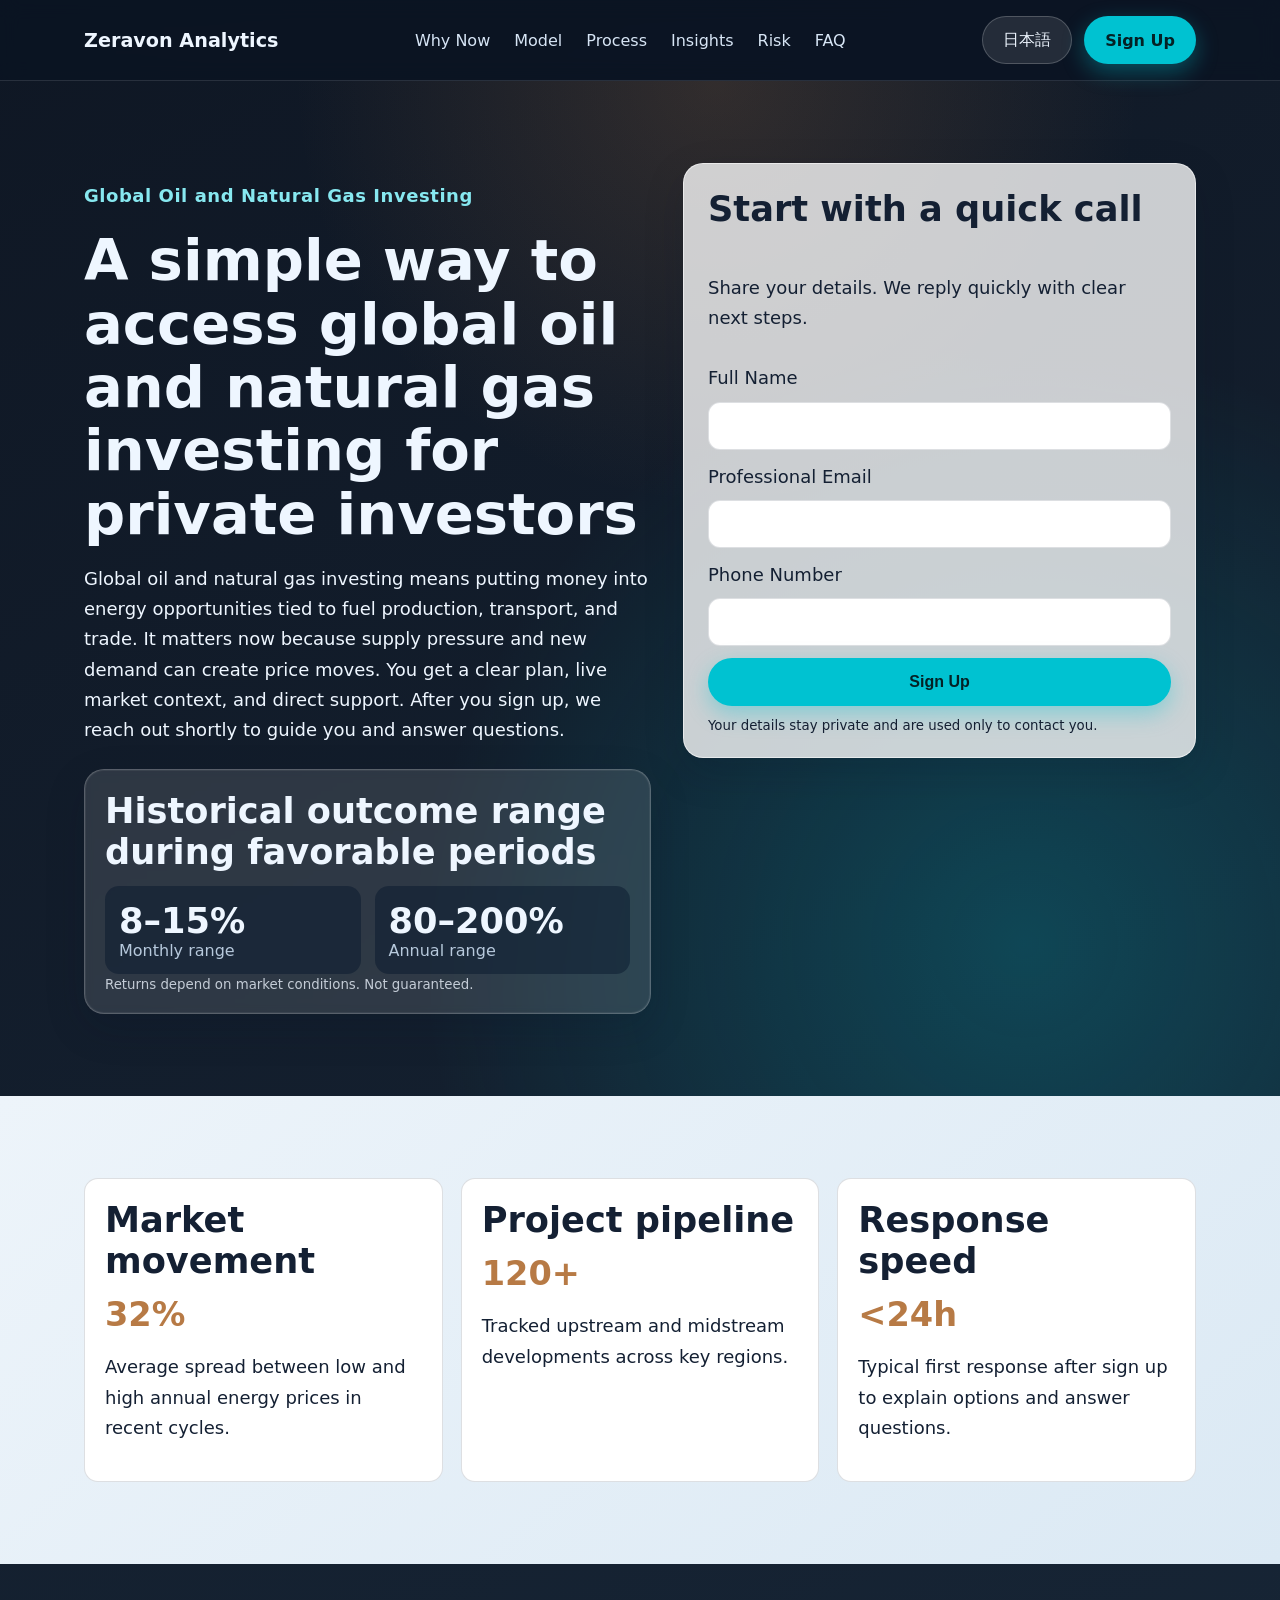
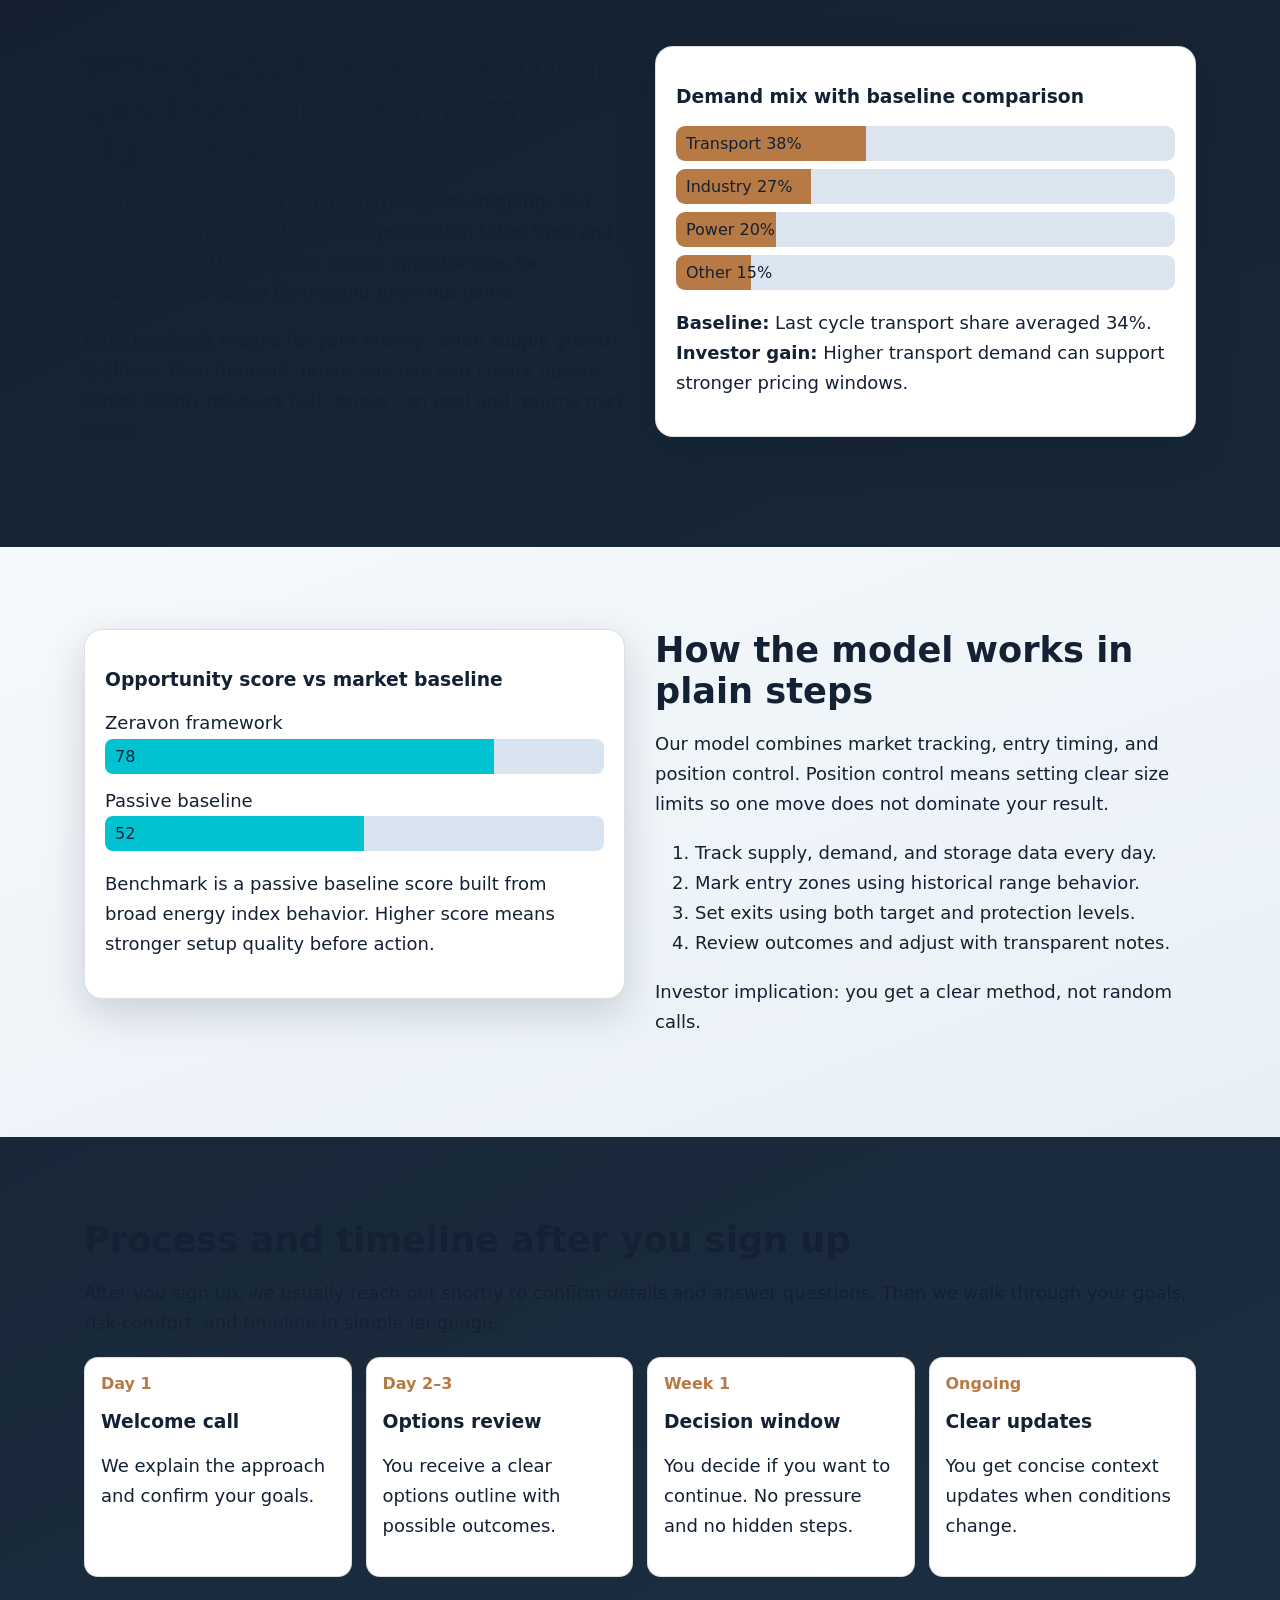
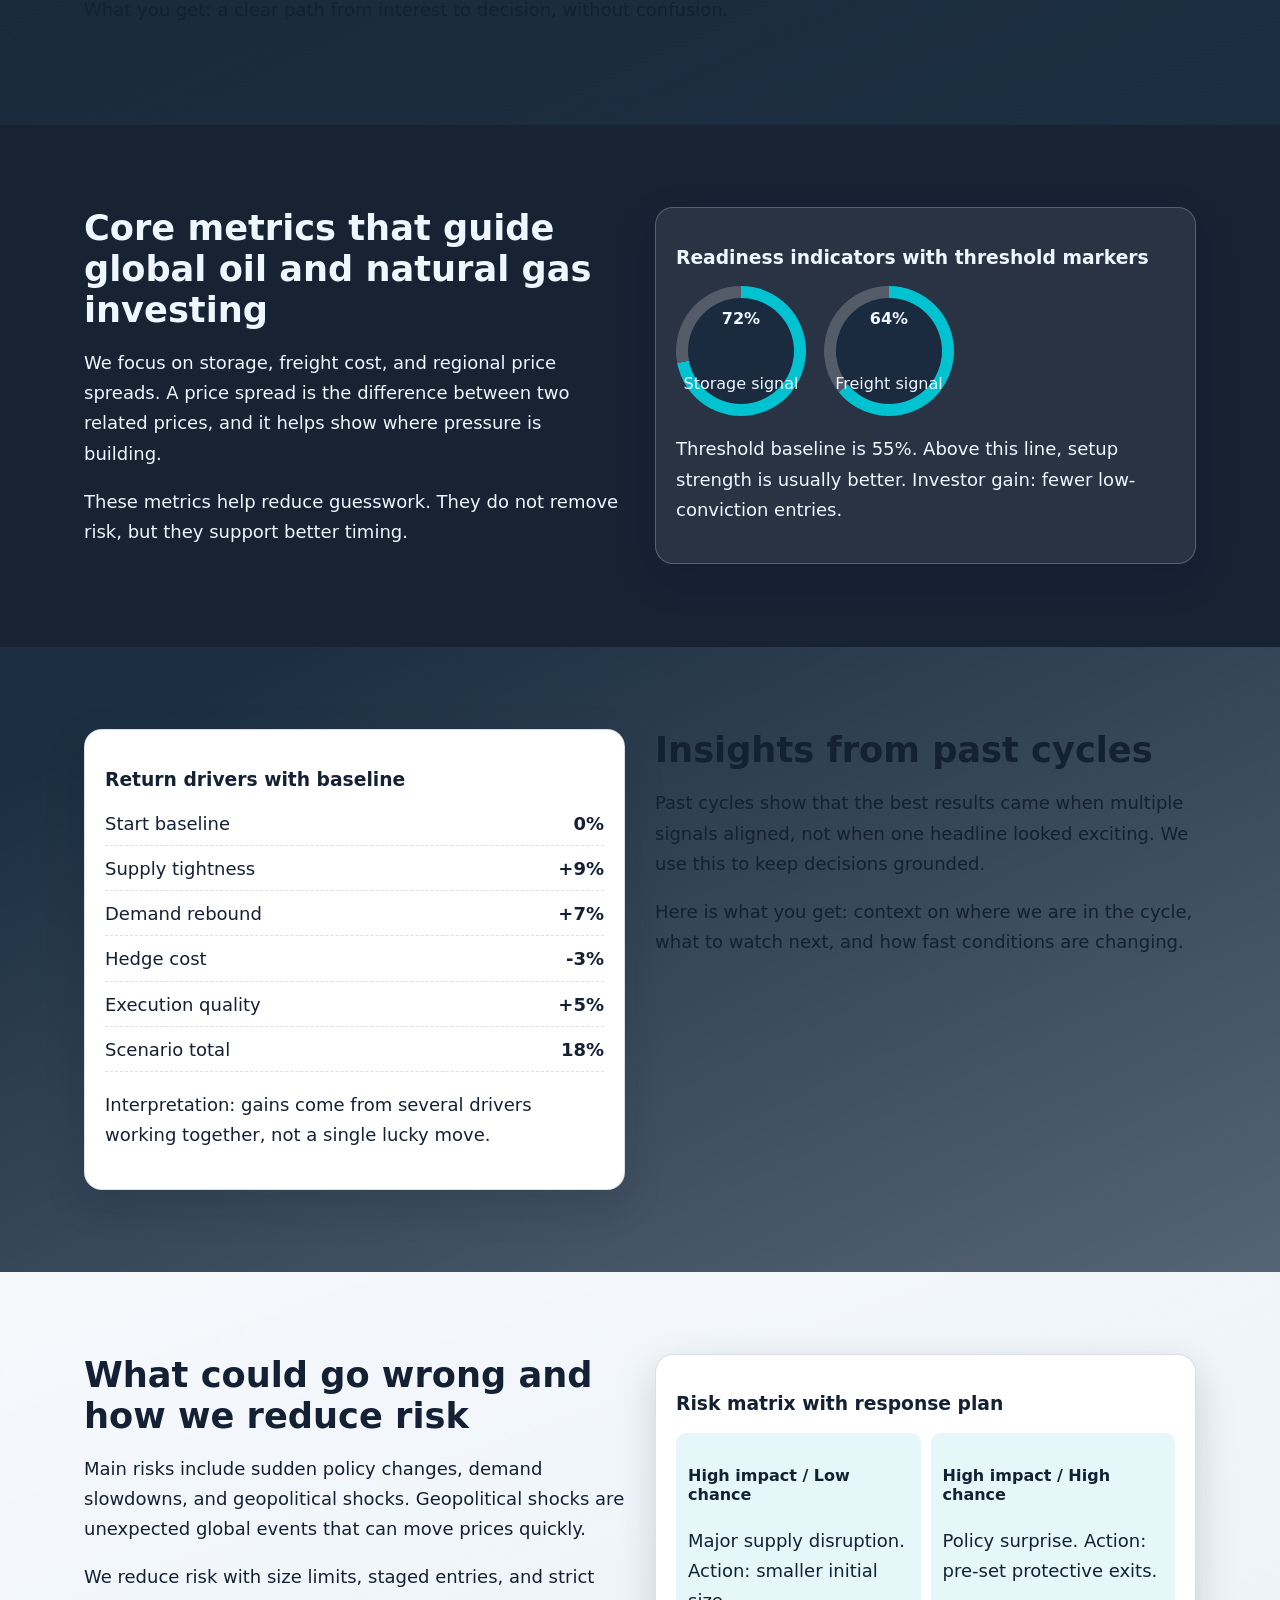
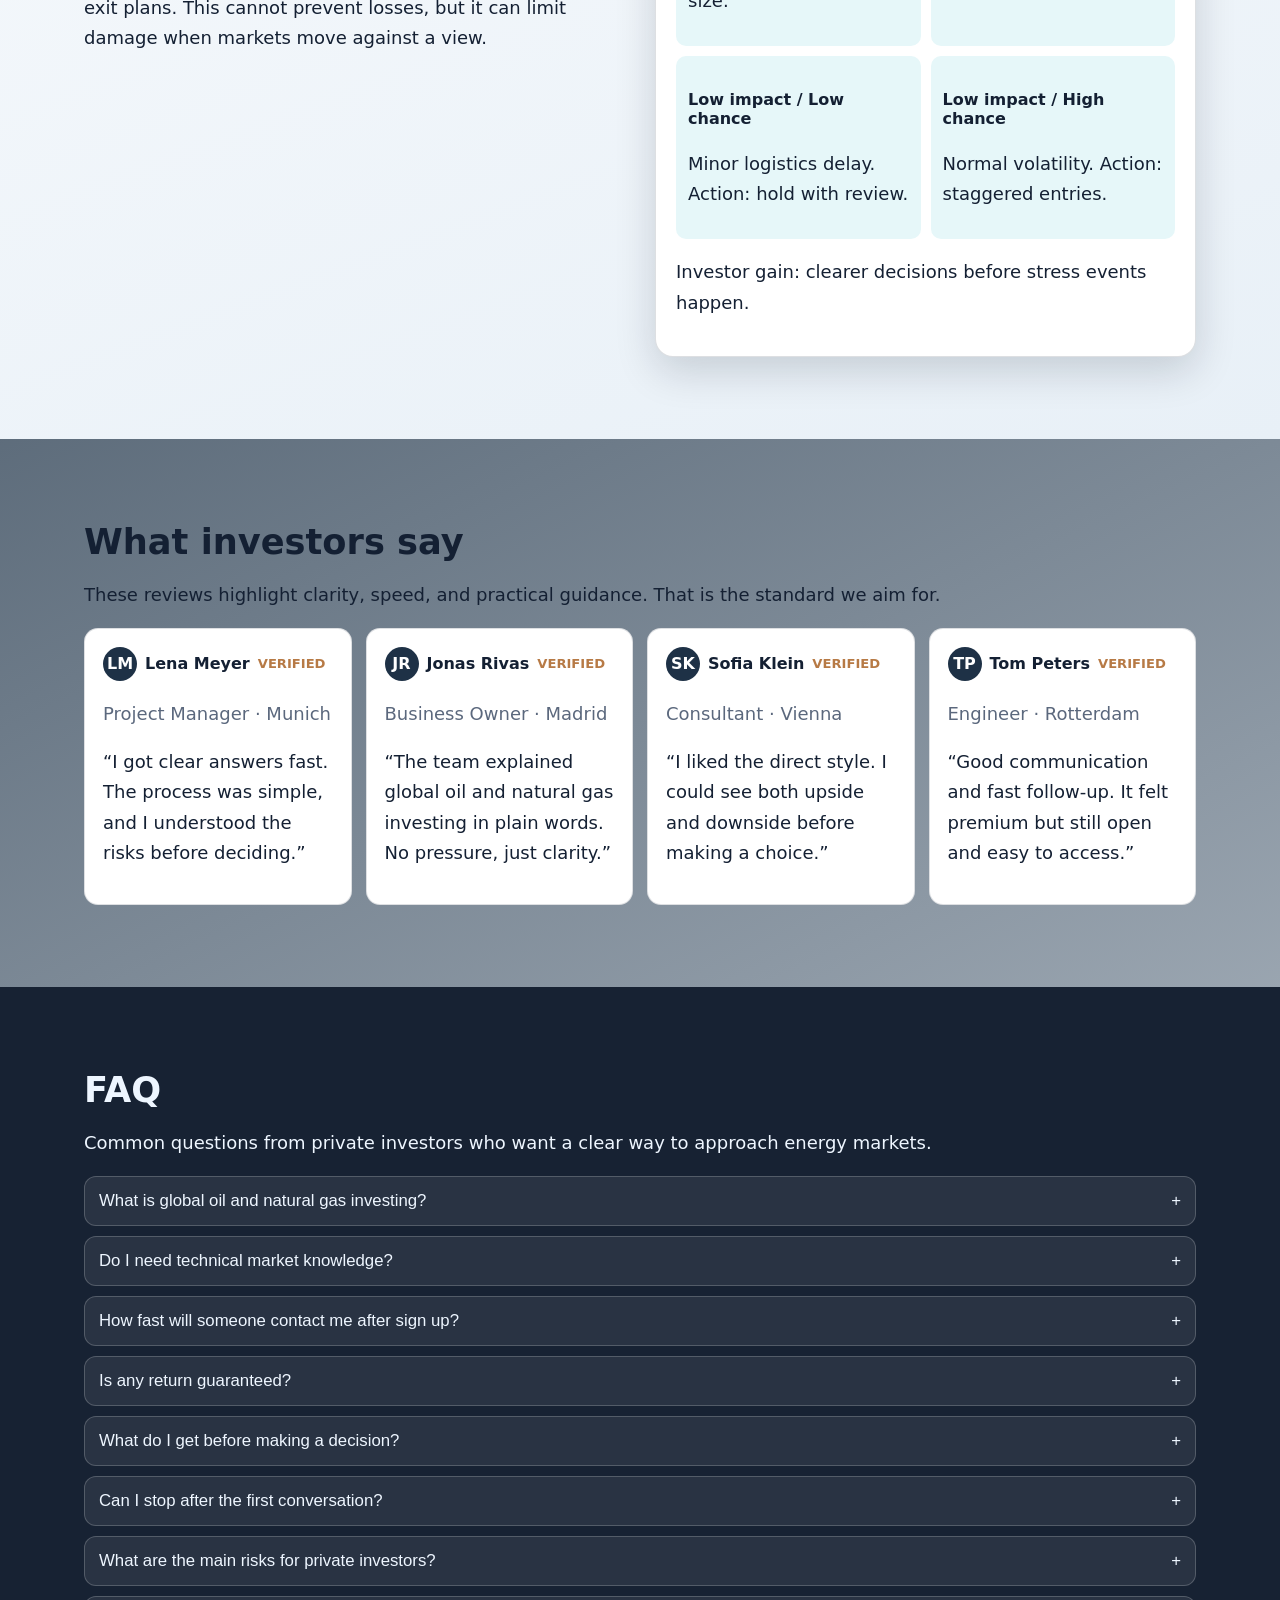
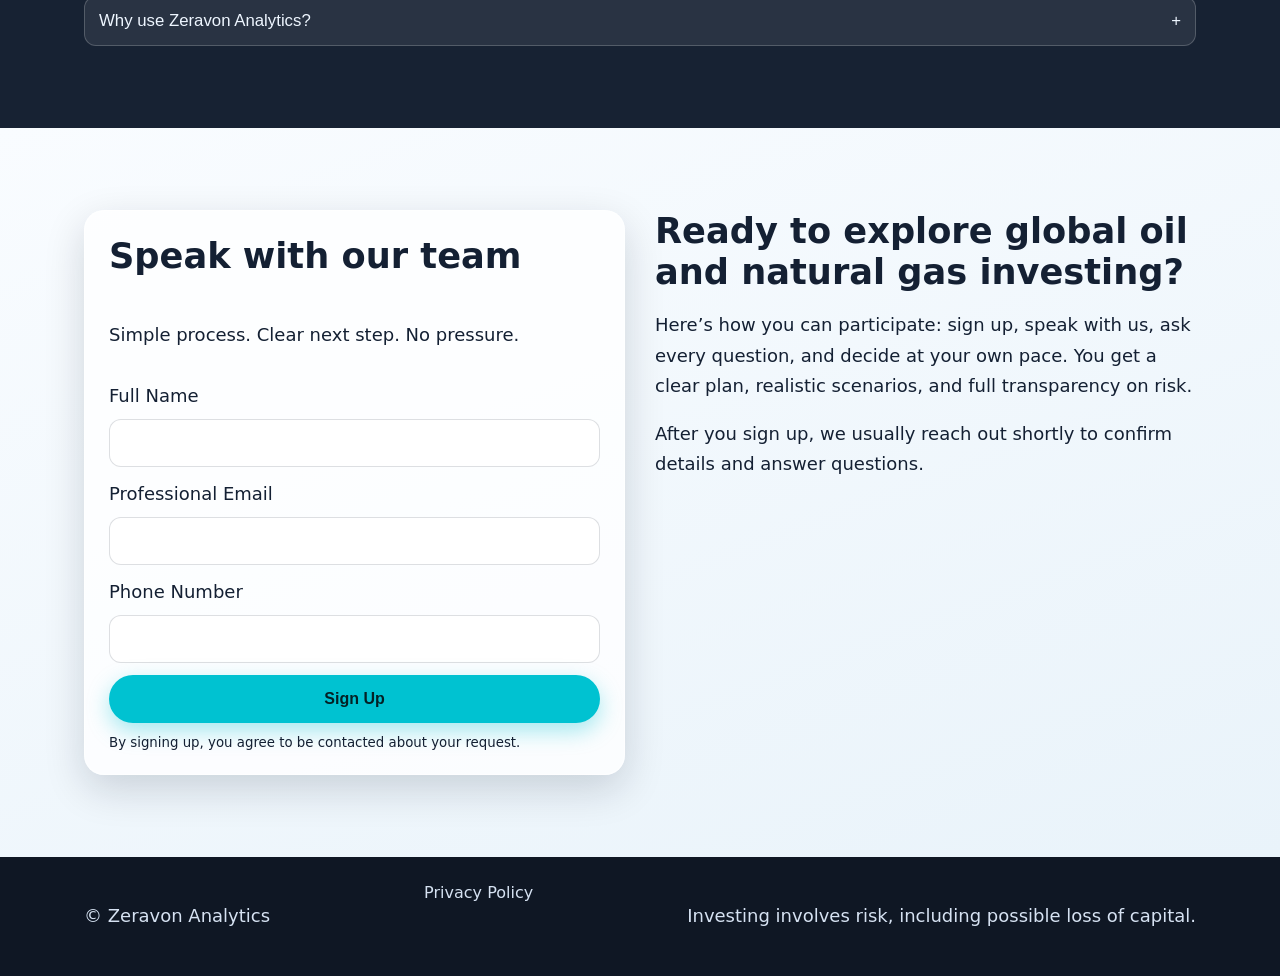
<file: jp/index.html>
<!doctype html>
<html lang="en">
<head>
  <meta charset="utf-8">
  <meta name="viewport" content="width=device-width, initial-scale=1">
  <title>Zeravon Analytics | Global Oil and Natural Gas Investing for 日本語</title>
  <meta name="description" content="Explore a clear way to approach global oil and natural gas investing with Zeravon Analytics. Learn the process, risks, and next steps in simple English for 日本語 readers.">
  <link rel="canonical" href="https://zeravonanalytics.com/jp/index.html">
  <link rel="alternate" hreflang="en" href="https://zeravonanalytics.com/index.html">
  <link rel="alternate" hreflang="de" href="https://zeravonanalytics.com/de/index.html">
  <link rel="alternate" hreflang="fr" href="https://zeravonanalytics.com/fr/index.html">
  <link rel="alternate" hreflang="es" href="https://zeravonanalytics.com/es/index.html">
  <link rel="alternate" hreflang="it" href="https://zeravonanalytics.com/it/index.html">
  <link rel="alternate" hreflang="tr" href="https://zeravonanalytics.com/tr/index.html">
  <link rel="alternate" hreflang="pt" href="https://zeravonanalytics.com/pt/index.html">
  <link rel="alternate" hreflang="ja" href="https://zeravonanalytics.com/jp/index.html">
  <link rel="alternate" hreflang="sk" href="https://zeravonanalytics.com/sk/index.html">
  <link rel="alternate" hreflang="nl-BE" href="https://zeravonanalytics.com/be/index.html">
  <link rel="alternate" hreflang="x-default" href="https://zeravonanalytics.com/index.html">
  <meta property="og:type" content="website">
  <meta property="og:title" content="Zeravon Analytics | Global Oil and Natural Gas Investing for 日本語">
  <meta property="og:description" content="Explore a clear way to approach global oil and natural gas investing with Zeravon Analytics. Learn the process, risks, and next steps in simple English for 日本語 readers.">
  <meta property="og:url" content="https://zeravonanalytics.com/jp/index.html">
  <meta property="og:image" content="https://zeravonanalytics.com/assets/img/og-energy.jpg">
  <meta name="twitter:card" content="summary_large_image">
  <meta name="twitter:title" content="Zeravon Analytics | Global Oil and Natural Gas Investing for 日本語">
  <meta name="twitter:description" content="Explore a clear way to approach global oil and natural gas investing with Zeravon Analytics. Learn the process, risks, and next steps in simple English for 日本語 readers.">
  <meta name="twitter:image" content="https://zeravonanalytics.com/assets/img/og-energy.jpg">
  <link rel="stylesheet" href="../assets/style.css">
  <script defer src="../assets/app.js"></script>
</head>
<body>
<header class="site-header">
  <div class="container topbar">
    <a class="brand" href="../index.html" aria-label="Zeravon Analytics home">Zeravon Analytics</a>
    <nav class="desktop-nav" aria-label="Primary">
      <a href="#why-market">Why Now</a><a href="#model">Model</a><a href="#process">Process</a><a href="#insights">Insights</a><a href="#risk">Risk</a><a href="#faq">FAQ</a>
    </nav>
    <div class="header-actions">
      <div class="lang-wrap" data-lang>
        <button class="lang-pill" aria-haspopup="true" aria-expanded="false">日本語</button>
        <div class="lang-menu" role="menu">
              <a href="../index.html"><span class="flag flag-uk"></span>English</a>
              <a href="../de/index.html"><span class="flag flag-de"></span>Deutsch</a>
              <a href="../fr/index.html"><span class="flag flag-fr"></span>Français</a>
              <a href="../es/index.html"><span class="flag flag-es"></span>Español</a>
              <a href="../it/index.html"><span class="flag flag-it"></span>Italiano</a>
              <a href="../tr/index.html"><span class="flag flag-tr"></span>Türkçe</a>
              <a href="../pt/index.html"><span class="flag flag-pt"></span>Português</a>
              <a href="../jp/index.html"><span class="flag flag-jp"></span>日本語</a>
              <a href="../sk/index.html"><span class="flag flag-sk"></span>Slovak</a>
              <a href="../be/index.html"><span class="flag flag-be"></span>Nederlands(BE)</a>
        </div>
      </div>
      <a class="btn btn-primary" href="#signup">Sign Up</a>
      <button class="burger" aria-label="Open menu" aria-controls="mobile-drawer" aria-expanded="false"><span></span><span></span><span></span></button>
    </div>
  </div>
</header>
<div class="mobile-drawer" id="mobile-drawer" aria-hidden="true">
  <div class="drawer-panel" role="dialog" aria-modal="true" aria-label="Mobile navigation">
    <button class="drawer-close" aria-label="Close menu">×</button>
    <nav class="drawer-nav">
      <a href="#why-market">Why Now</a><a href="#model">Model</a><a href="#process">Process</a><a href="#insights">Insights</a><a href="#risk">Risk</a><a href="#faq">FAQ</a>
    </nav>
    <div class="lang-wrap" data-lang>
      <button class="lang-pill" aria-haspopup="true" aria-expanded="false">日本語</button>
      <div class="lang-menu" role="menu">
              <a href="../index.html"><span class="flag flag-uk"></span>English</a>
              <a href="../de/index.html"><span class="flag flag-de"></span>Deutsch</a>
              <a href="../fr/index.html"><span class="flag flag-fr"></span>Français</a>
              <a href="../es/index.html"><span class="flag flag-es"></span>Español</a>
              <a href="../it/index.html"><span class="flag flag-it"></span>Italiano</a>
              <a href="../tr/index.html"><span class="flag flag-tr"></span>Türkçe</a>
              <a href="../pt/index.html"><span class="flag flag-pt"></span>Português</a>
              <a href="../jp/index.html"><span class="flag flag-jp"></span>日本語</a>
              <a href="../sk/index.html"><span class="flag flag-sk"></span>Slovak</a>
              <a href="../be/index.html"><span class="flag flag-be"></span>Nederlands(BE)</a>
      </div>
    </div>
    <a class="btn btn-primary" href="#signup">Sign Up</a>
  </div>
</div>
<main>
<section class="hero section" id="signup">
  <div class="hero-glow"></div>
  <div class="container hero-grid">
    <div>
      <p class="eyebrow">Global Oil and Natural Gas Investing</p>
      <h1>A simple way to access global oil and natural gas investing for private investors</h1>
      <p>Global oil and natural gas investing means putting money into energy opportunities tied to fuel production, transport, and trade. It matters now because supply pressure and new demand can create price moves. You get a clear plan, live market context, and direct support. After you sign up, we reach out shortly to guide you and answer questions.</p>
      <div class="performance-panel">
        <h2>Historical outcome range during favorable periods</h2>
        <div class="perf-grid">
          <article><strong>8–15%</strong><span>Monthly range</span></article>
          <article><strong>80–200%</strong><span>Annual range</span></article>
        </div>
        <small>Returns depend on market conditions. Not guaranteed.</small>
      </div>
    </div>
    <form class="lead-form" aria-label="Hero sign up form">
      <h2>Start with a quick call</h2>
      <p>Share your details. We reply quickly with clear next steps.</p>
      <label>Full Name<input type="text" name="name" required></label>
      <label>Professional Email<input type="email" name="email" required></label>
      <label>Phone Number<input type="tel" name="phone" required></label>
      <button type="submit" class="btn btn-primary">Sign Up</button>
      <small>Your details stay private and are used only to contact you.</small>
    </form>
  </div>
</section>
<section class="section kpi-strip reveal">
  <div class="container kpi-grid">
    <article><h2>Market movement</h2><strong>32%</strong><p>Average spread between low and high annual energy prices in recent cycles.</p></article>
    <article><h2>Project pipeline</h2><strong>120+</strong><p>Tracked upstream and midstream developments across key regions.</p></article>
    <article><h2>Response speed</h2><strong>&lt;24h</strong><p>Typical first response after sign up to explain options and answer questions.</p></article>
  </div>
</section>
<section class="section" id="why-market">
  <div class="container split">
    <div>
      <h2>Why global oil and natural gas investing matters right now</h2>
      <p>Energy demand is still strong in transport, shipping, and industry. At the same time, new production takes time and cost to build. This gap can create opportunities for investors who follow timing and price discipline.</p>
      <p>Here is what it means for your money: when supply growth is slower than demand, prices can rise and create upside. When supply recovers fast, prices can cool and returns may shrink.</p>
    </div>
    <div class="viz demandmix">
      <h3>Demand mix with baseline comparison</h3>
      <div class="stack"><span style="--w:38%">Transport 38%</span><span style="--w:27%">Industry 27%</span><span style="--w:20%">Power 20%</span><span style="--w:15%">Other 15%</span></div>
      <p><b>Baseline:</b> Last cycle transport share averaged 34%. <b>Investor gain:</b> Higher transport demand can support stronger pricing windows.</p>
    </div>
  </div>
</section>
<section class="section tone-alt" id="model">
  <div class="container split reverse">
    <div>
      <h2>How the model works in plain steps</h2>
      <p>Our model combines market tracking, entry timing, and position control. Position control means setting clear size limits so one move does not dominate your result.</p>
      <ol>
        <li>Track supply, demand, and storage data every day.</li>
        <li>Mark entry zones using historical range behavior.</li>
        <li>Set exits using both target and protection levels.</li>
        <li>Review outcomes and adjust with transparent notes.</li>
      </ol>
      <p>Investor implication: you get a clear method, not random calls.</p>
    </div>
    <div class="viz compare">
      <h3>Opportunity score vs market baseline</h3>
      <div class="bars"><div><label>Zeravon framework</label><i style="--v:78%">78</i></div><div><label>Passive baseline</label><i style="--v:52%">52</i></div></div>
      <p>Benchmark is a passive baseline score built from broad energy index behavior. Higher score means stronger setup quality before action.</p>
    </div>
  </div>
</section>
<section class="section" id="process">
  <div class="container">
    <h2>Process and timeline after you sign up</h2>
    <p>After you sign up, we usually reach out shortly to confirm details and answer questions. Then we walk through your goals, risk comfort, and timeline in simple language.</p>
    <div class="timeline">
      <article><span>Day 1</span><h3>Welcome call</h3><p>We explain the approach and confirm your goals.</p></article>
      <article><span>Day 2–3</span><h3>Options review</h3><p>You receive a clear options outline with possible outcomes.</p></article>
      <article><span>Week 1</span><h3>Decision window</h3><p>You decide if you want to continue. No pressure and no hidden steps.</p></article>
      <article><span>Ongoing</span><h3>Clear updates</h3><p>You get concise context updates when conditions change.</p></article>
    </div>
    <p>What you get: a clear path from interest to decision, without confusion.</p>
  </div>
</section>
<section class="section tone-dark" id="metrics">
  <div class="container split">
    <div>
      <h2>Core metrics that guide global oil and natural gas investing</h2>
      <p>We focus on storage, freight cost, and regional price spreads. A price spread is the difference between two related prices, and it helps show where pressure is building.</p>
      <p>These metrics help reduce guesswork. They do not remove risk, but they support better timing.</p>
    </div>
    <div class="viz radial">
      <h3>Readiness indicators with threshold markers</h3>
      <div class="rings"><div class="ring" style="--p:72"><b>72%</b><span>Storage signal</span></div><div class="ring" style="--p:64"><b>64%</b><span>Freight signal</span></div></div>
      <p>Threshold baseline is 55%. Above this line, setup strength is usually better. Investor gain: fewer low-conviction entries.</p>
    </div>
  </div>
</section>
<section class="section" id="insights">
  <div class="container split reverse">
    <div>
      <h2>Insights from past cycles</h2>
      <p>Past cycles show that the best results came when multiple signals aligned, not when one headline looked exciting. We use this to keep decisions grounded.</p>
      <p>Here is what you get: context on where we are in the cycle, what to watch next, and how fast conditions are changing.</p>
    </div>
    <div class="viz waterfall">
      <h3>Return drivers with baseline</h3>
      <ul><li><span>Start baseline</span><b>0%</b></li><li><span>Supply tightness</span><b>+9%</b></li><li><span>Demand rebound</span><b>+7%</b></li><li><span>Hedge cost</span><b>-3%</b></li><li><span>Execution quality</span><b>+5%</b></li><li><span>Scenario total</span><b>18%</b></li></ul>
      <p>Interpretation: gains come from several drivers working together, not a single lucky move.</p>
    </div>
  </div>
</section>
<section class="section tone-alt" id="risk">
  <div class="container split">
    <div>
      <h2>What could go wrong and how we reduce risk</h2>
      <p>Main risks include sudden policy changes, demand slowdowns, and geopolitical shocks. Geopolitical shocks are unexpected global events that can move prices quickly.</p>
      <p>We reduce risk with size limits, staged entries, and strict exit plans. This cannot prevent losses, but it can limit damage when markets move against a view.</p>
    </div>
    <div class="viz matrix">
      <h3>Risk matrix with response plan</h3>
      <div class="grid2x2"><article><h4>High impact / Low chance</h4><p>Major supply disruption. Action: smaller initial size.</p></article><article><h4>High impact / High chance</h4><p>Policy surprise. Action: pre-set protective exits.</p></article><article><h4>Low impact / Low chance</h4><p>Minor logistics delay. Action: hold with review.</p></article><article><h4>Low impact / High chance</h4><p>Normal volatility. Action: staggered entries.</p></article></div>
      <p>Investor gain: clearer decisions before stress events happen.</p>
    </div>
  </div>
</section>
<section class="section" id="reviews">
  <div class="container">
    <h2>What investors say</h2>
    <p>These reviews highlight clarity, speed, and practical guidance. That is the standard we aim for.</p>
    <div class="reviews-grid">
      <article><div class="review-head"><span class="avatar">LM</span><strong>Lena Meyer</strong><em>VERIFIED</em></div><p class="role">Project Manager · Munich</p><p>“I got clear answers fast. The process was simple, and I understood the risks before deciding.”</p></article>
      <article><div class="review-head"><span class="avatar">JR</span><strong>Jonas Rivas</strong><em>VERIFIED</em></div><p class="role">Business Owner · Madrid</p><p>“The team explained global oil and natural gas investing in plain words. No pressure, just clarity.”</p></article>
      <article><div class="review-head"><span class="avatar">SK</span><strong>Sofia Klein</strong><em>VERIFIED</em></div><p class="role">Consultant · Vienna</p><p>“I liked the direct style. I could see both upside and downside before making a choice.”</p></article>
      <article><div class="review-head"><span class="avatar">TP</span><strong>Tom Peters</strong><em>VERIFIED</em></div><p class="role">Engineer · Rotterdam</p><p>“Good communication and fast follow-up. It felt premium but still open and easy to access.”</p></article>
    </div>
  </div>
</section>
<section class="section tone-dark" id="faq">
  <div class="container">
    <h2>FAQ</h2>
    <p>Common questions from private investors who want a clear way to approach energy markets.</p>
    <div class="faq-list">
      <article class="faq-item"><button>What is global oil and natural gas investing?<span>+</span></button><div><p>It is investing in opportunities linked to fuel production, transport, and pricing across world markets.</p></div></article>
      <article class="faq-item"><button>Do I need technical market knowledge?<span>+</span></button><div><p>No. We explain each step in plain English and define key terms as we go.</p></div></article>
      <article class="faq-item"><button>How fast will someone contact me after sign up?<span>+</span></button><div><p>In most cases, we contact you within one business day to confirm details and answer questions.</p></div></article>
      <article class="faq-item"><button>Is any return guaranteed?<span>+</span></button><div><p>No. Returns depend on market conditions, timing, and risk controls.</p></div></article>
      <article class="faq-item"><button>What do I get before making a decision?<span>+</span></button><div><p>You get a clear walkthrough of the process, expected scenarios, and main risks.</p></div></article>
      <article class="faq-item"><button>Can I stop after the first conversation?<span>+</span></button><div><p>Yes. You decide if you want to continue after getting the information.</p></div></article>
      <article class="faq-item"><button>What are the main risks for private investors?<span>+</span></button><div><p>Price swings, policy changes, and global events can impact outcomes. We use limits to reduce exposure.</p></div></article>
      <article class="faq-item"><button>Why use Zeravon Analytics?<span>+</span></button><div><p>We focus on clear communication, transparent process, and practical investor outcomes.</p></div></article>
    </div>
  </div>
</section>
<section class="section final-cta" id="contact">
  <div class="container split reverse">
    <div>
      <h2>Ready to explore global oil and natural gas investing?</h2>
      <p>Here’s how you can participate: sign up, speak with us, ask every question, and decide at your own pace. You get a clear plan, realistic scenarios, and full transparency on risk.</p>
      <p>After you sign up, we usually reach out shortly to confirm details and answer questions.</p>
    </div>
    <form class="lead-form" aria-label="Final sign up form">
      <h2>Speak with our team</h2>
      <p>Simple process. Clear next step. No pressure.</p>
      <label>Full Name<input type="text" name="name2" required></label>
      <label>Professional Email<input type="email" name="email2" required></label>
      <label>Phone Number<input type="tel" name="phone2" required></label>
      <button type="submit" class="btn btn-primary">Sign Up</button>
      <small>By signing up, you agree to be contacted about your request.</small>
    </form>
  </div>
</section>
</main>
<footer class="site-footer">
  <div class="container footer-row"><p>© Zeravon Analytics</p><a href="#" data-open-privacy>Privacy Policy</a><p>Investing involves risk, including possible loss of capital.</p></div>
</footer>
<div class="modal" id="privacy-modal" aria-hidden="true">
  <div class="modal-panel" role="dialog" aria-modal="true" aria-label="Privacy Policy">
    <button class="modal-x" aria-label="Close privacy policy">×</button>
    <h2>Privacy Policy</h2>
    <p><strong>Introduction:</strong> This page explains how Zeravon Analytics handles personal data in clear language.</p>
    <p><strong>Data collection:</strong> We collect name, email, phone number, and basic communication records when you contact us.</p>
    <p><strong>Legal basis:</strong> We process data to respond to your request and provide requested information.</p>
    <p><strong>Cookies:</strong> We use essential cookies for site function and optional analytics cookies to improve experience.</p>
    <p><strong>Retention:</strong> We keep data only as long as needed for service and legal obligations.</p>
    <p><strong>Third-party sharing:</strong> We share data only with service partners needed to operate communication tools.</p>
    <p><strong>Security:</strong> We use technical and organizational safeguards to protect data from unauthorized access.</p>
    <p><strong>User rights:</strong> You can request access, correction, deletion, or restriction of your personal data.</p>
    <p><strong>International transfers:</strong> Some providers may process data outside your country with protection measures in place.</p>
    <p><strong>Industry risk disclosure:</strong> Any investment information is educational and market outcomes are never guaranteed.</p>
    <p><strong>Contact:</strong> privacy@zeravonanalytics.com</p>
    <div class="modal-footer"><button class="btn btn-ghost" data-close-privacy>Close</button></div>
  </div>
</div>
<script type="application/ld+json">{"@context":"https://schema.org","@type":"Organization","name":"Zeravon Analytics","url":"https://zeravonanalytics.com","logo":"https://zeravonanalytics.com/assets/img/logo.png"}</script>
<script type="application/ld+json">{"@context":"https://schema.org","@type":"WebSite","name":"Zeravon Analytics","url":"https://zeravonanalytics.com/"}</script>
<script type="application/ld+json">{"@context":"https://schema.org","@type":"FAQPage","mainEntity":[{"@type":"Question","name":"What is global oil and natural gas investing?","acceptedAnswer":{"@type":"Answer","text":"It is investing in opportunities linked to fuel production, transport, and pricing across world markets."}},{"@type":"Question","name":"Is any return guaranteed?","acceptedAnswer":{"@type":"Answer","text":"No. Returns depend on market conditions, timing, and risk controls."}}]}</script>
<script type="application/ld+json">{"@context":"https://schema.org","@type":"Review","itemReviewed":{"@type":"Organization","name":"Zeravon Analytics"},"reviewRating":{"@type":"Rating","ratingValue":"5","bestRating":"5"},"author":{"@type":"Person","name":"Lena Meyer"},"reviewBody":"I got clear answers fast and understood the process."}</script>
</body>
</html>
</file>
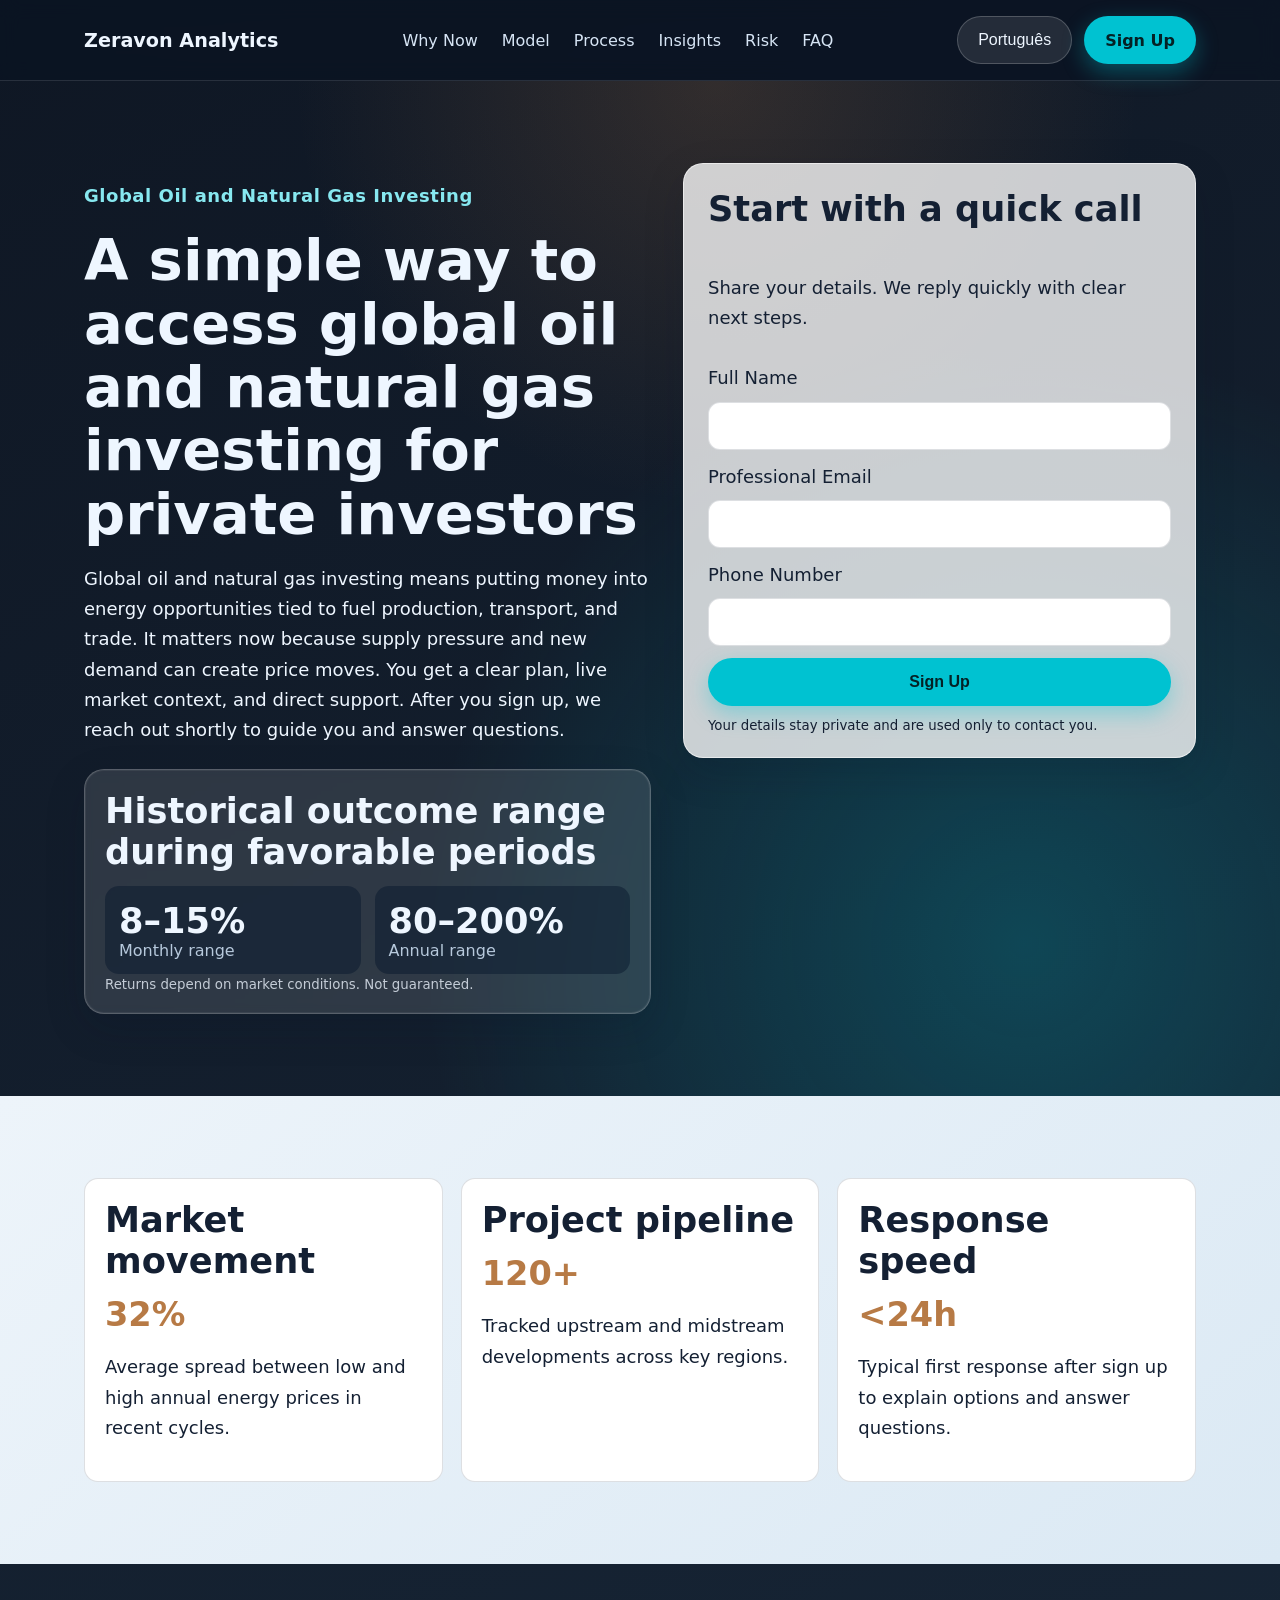
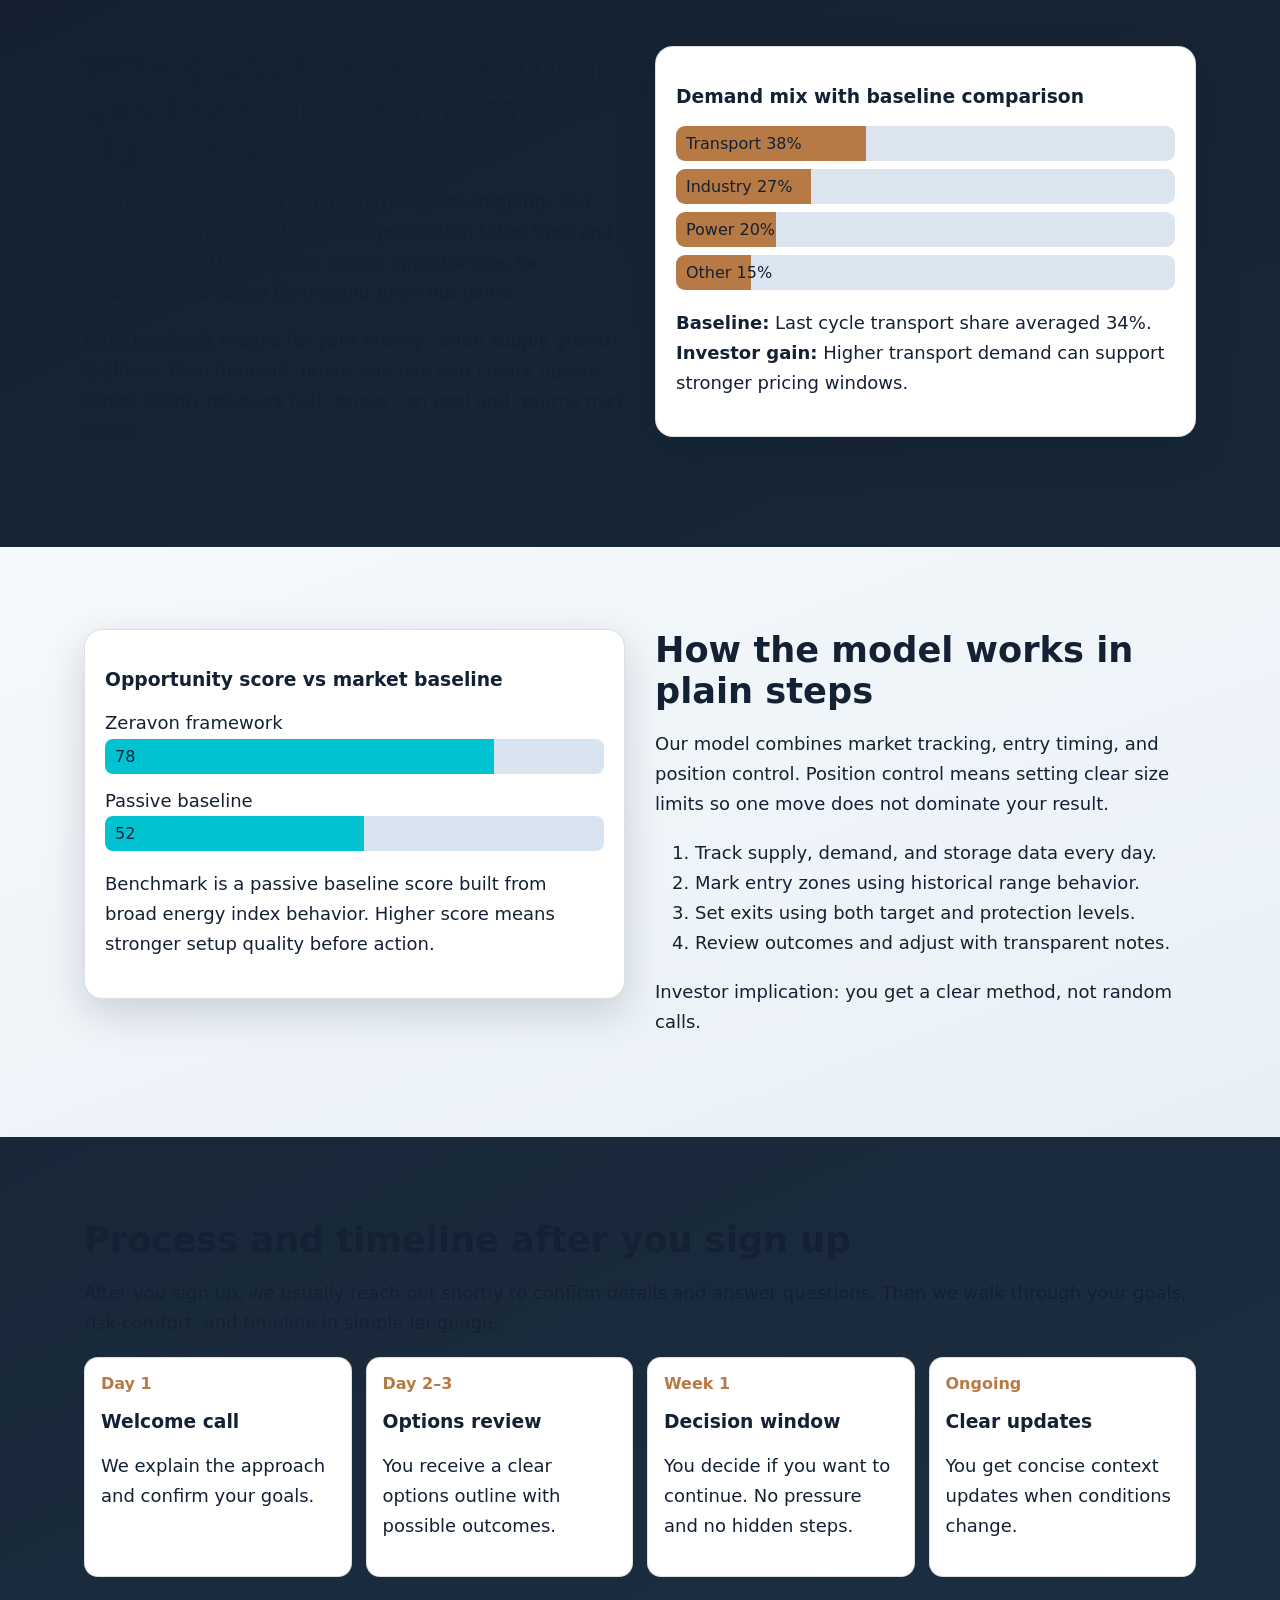
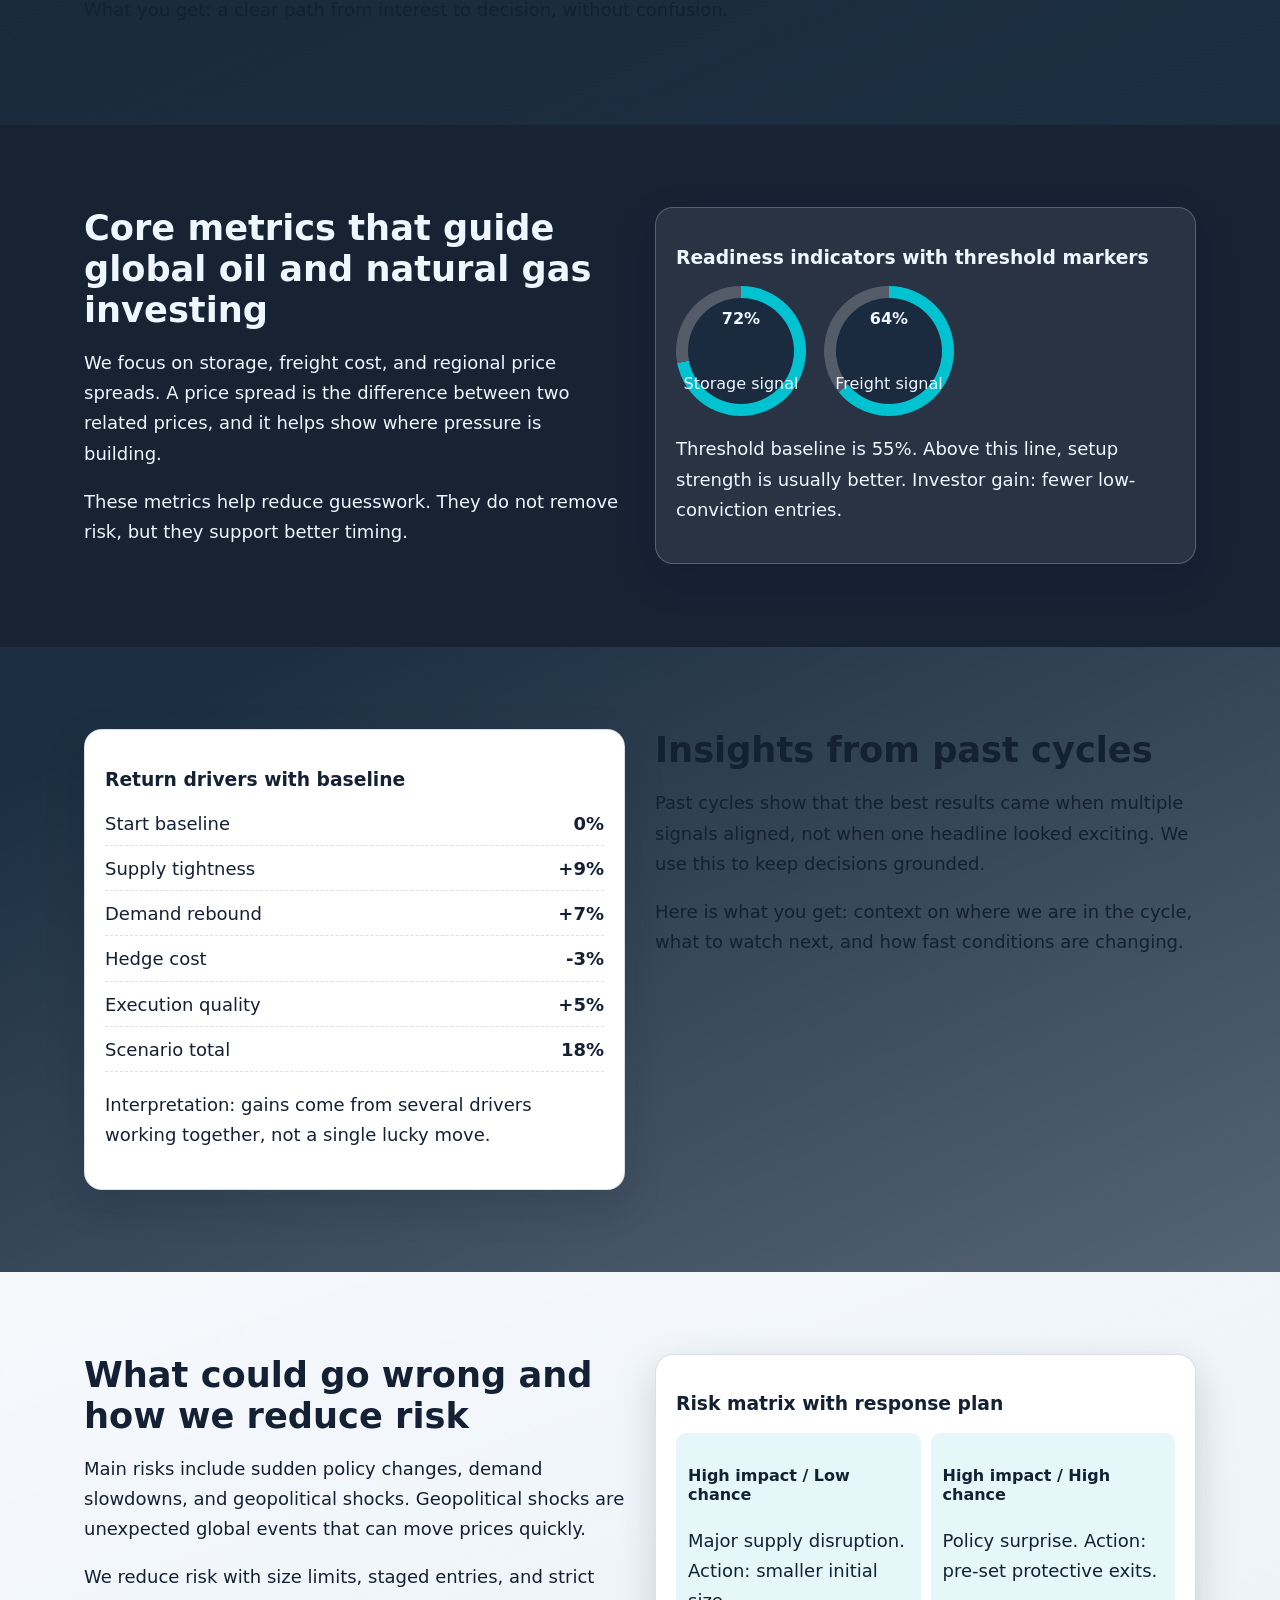
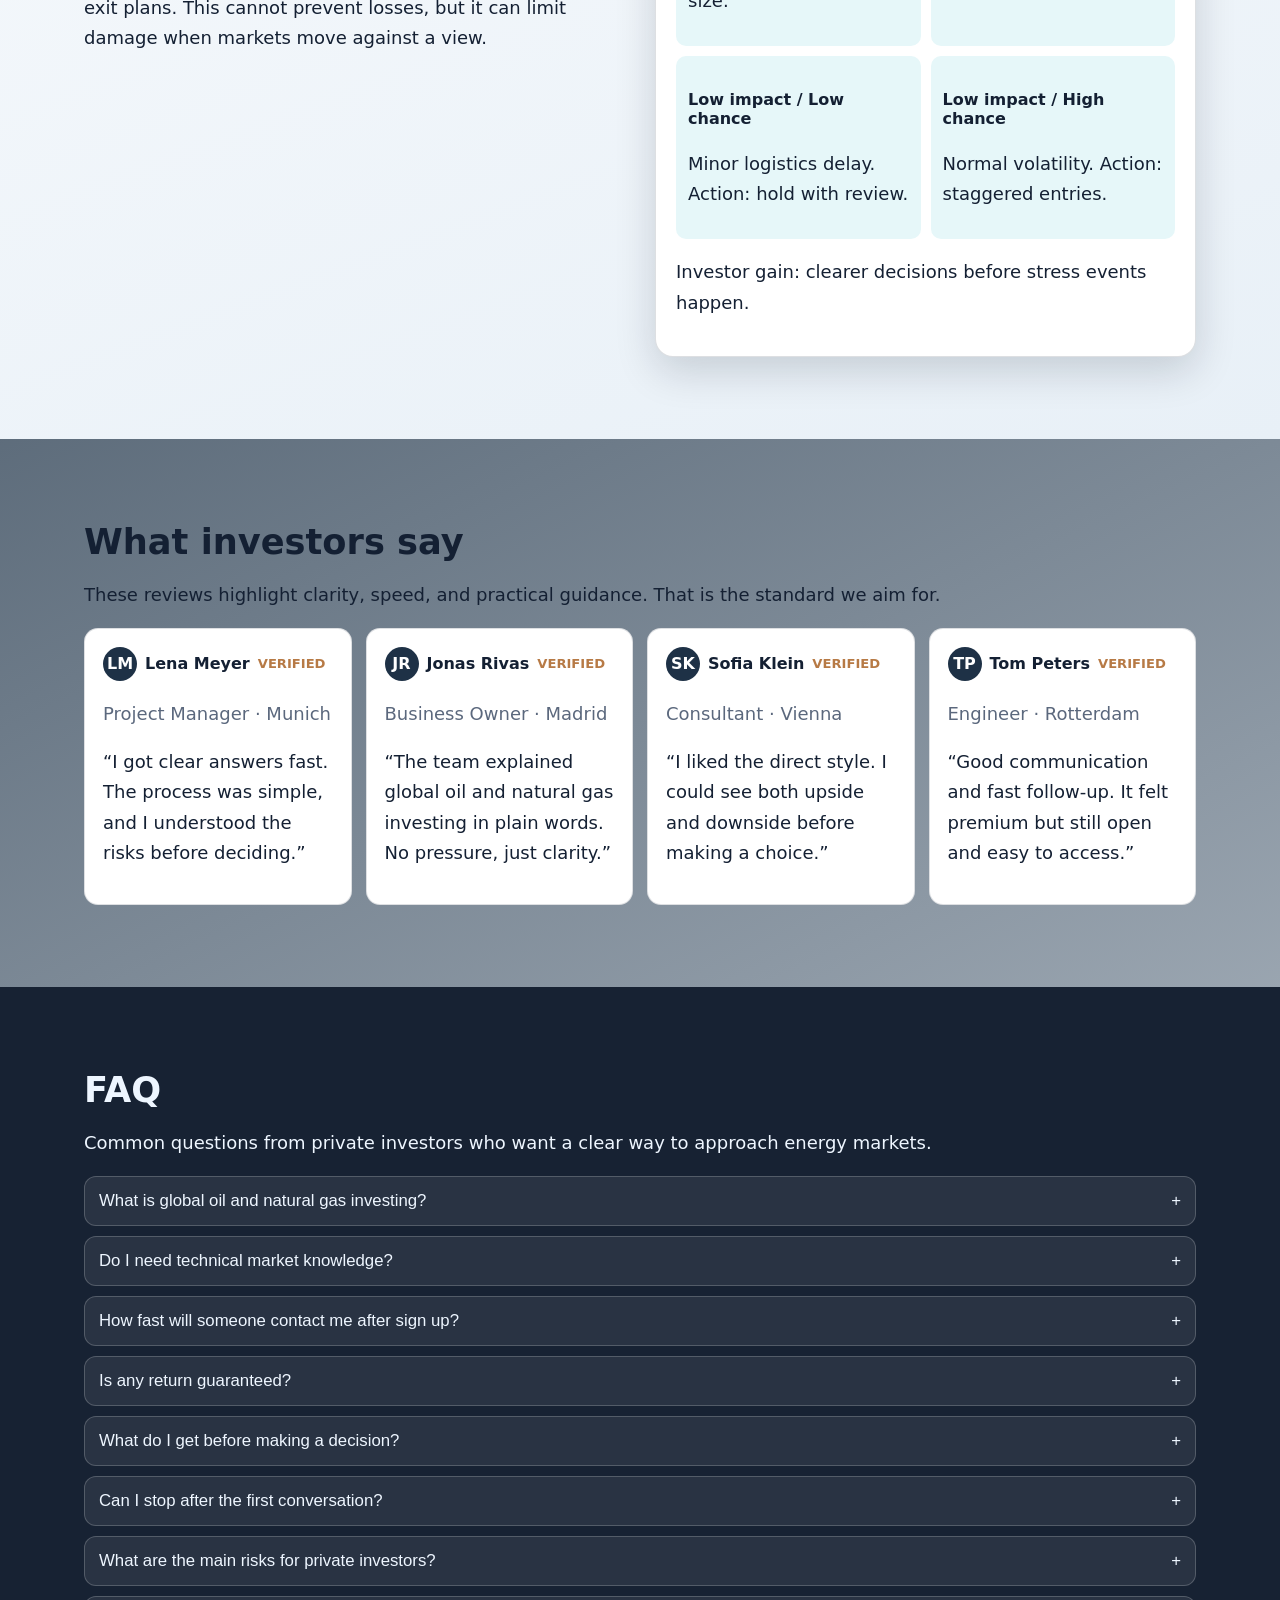
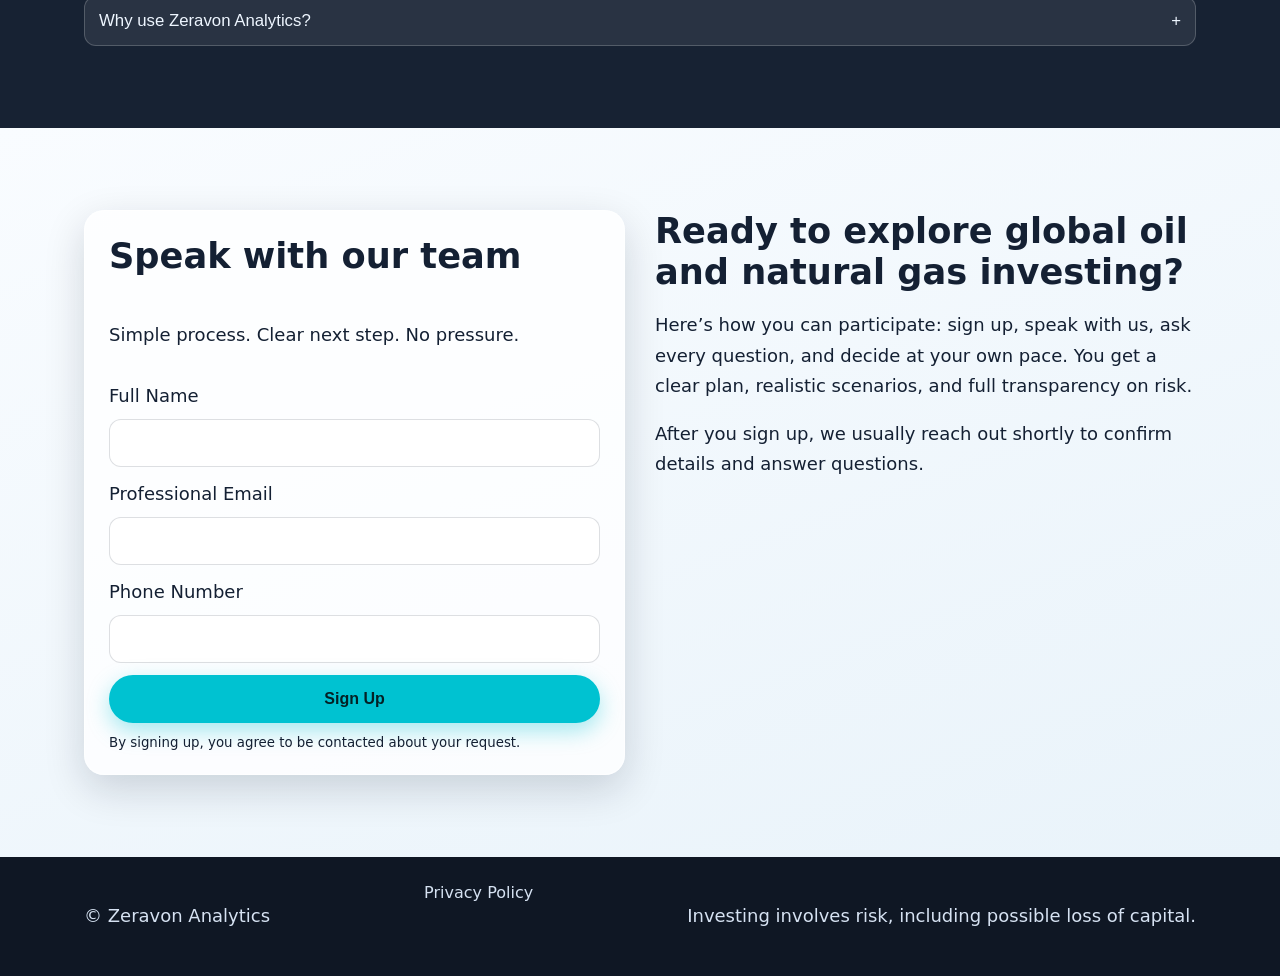
<file: pt/index.html>
<!doctype html>
<html lang="en">
<head>
  <meta charset="utf-8">
  <meta name="viewport" content="width=device-width, initial-scale=1">
  <title>Zeravon Analytics | Global Oil and Natural Gas Investing for Português</title>
  <meta name="description" content="Explore a clear way to approach global oil and natural gas investing with Zeravon Analytics. Learn the process, risks, and next steps in simple English for Português readers.">
  <link rel="canonical" href="https://zeravonanalytics.com/pt/index.html">
  <link rel="alternate" hreflang="en" href="https://zeravonanalytics.com/index.html">
  <link rel="alternate" hreflang="de" href="https://zeravonanalytics.com/de/index.html">
  <link rel="alternate" hreflang="fr" href="https://zeravonanalytics.com/fr/index.html">
  <link rel="alternate" hreflang="es" href="https://zeravonanalytics.com/es/index.html">
  <link rel="alternate" hreflang="it" href="https://zeravonanalytics.com/it/index.html">
  <link rel="alternate" hreflang="tr" href="https://zeravonanalytics.com/tr/index.html">
  <link rel="alternate" hreflang="pt" href="https://zeravonanalytics.com/pt/index.html">
  <link rel="alternate" hreflang="ja" href="https://zeravonanalytics.com/jp/index.html">
  <link rel="alternate" hreflang="sk" href="https://zeravonanalytics.com/sk/index.html">
  <link rel="alternate" hreflang="nl-BE" href="https://zeravonanalytics.com/be/index.html">
  <link rel="alternate" hreflang="x-default" href="https://zeravonanalytics.com/index.html">
  <meta property="og:type" content="website">
  <meta property="og:title" content="Zeravon Analytics | Global Oil and Natural Gas Investing for Português">
  <meta property="og:description" content="Explore a clear way to approach global oil and natural gas investing with Zeravon Analytics. Learn the process, risks, and next steps in simple English for Português readers.">
  <meta property="og:url" content="https://zeravonanalytics.com/pt/index.html">
  <meta property="og:image" content="https://zeravonanalytics.com/assets/img/og-energy.jpg">
  <meta name="twitter:card" content="summary_large_image">
  <meta name="twitter:title" content="Zeravon Analytics | Global Oil and Natural Gas Investing for Português">
  <meta name="twitter:description" content="Explore a clear way to approach global oil and natural gas investing with Zeravon Analytics. Learn the process, risks, and next steps in simple English for Português readers.">
  <meta name="twitter:image" content="https://zeravonanalytics.com/assets/img/og-energy.jpg">
  <link rel="stylesheet" href="../assets/style.css">
  <script defer src="../assets/app.js"></script>
</head>
<body>
<header class="site-header">
  <div class="container topbar">
    <a class="brand" href="../index.html" aria-label="Zeravon Analytics home">Zeravon Analytics</a>
    <nav class="desktop-nav" aria-label="Primary">
      <a href="#why-market">Why Now</a><a href="#model">Model</a><a href="#process">Process</a><a href="#insights">Insights</a><a href="#risk">Risk</a><a href="#faq">FAQ</a>
    </nav>
    <div class="header-actions">
      <div class="lang-wrap" data-lang>
        <button class="lang-pill" aria-haspopup="true" aria-expanded="false">Português</button>
        <div class="lang-menu" role="menu">
              <a href="../index.html"><span class="flag flag-uk"></span>English</a>
              <a href="../de/index.html"><span class="flag flag-de"></span>Deutsch</a>
              <a href="../fr/index.html"><span class="flag flag-fr"></span>Français</a>
              <a href="../es/index.html"><span class="flag flag-es"></span>Español</a>
              <a href="../it/index.html"><span class="flag flag-it"></span>Italiano</a>
              <a href="../tr/index.html"><span class="flag flag-tr"></span>Türkçe</a>
              <a href="../pt/index.html"><span class="flag flag-pt"></span>Português</a>
              <a href="../jp/index.html"><span class="flag flag-jp"></span>日本語</a>
              <a href="../sk/index.html"><span class="flag flag-sk"></span>Slovak</a>
              <a href="../be/index.html"><span class="flag flag-be"></span>Nederlands(BE)</a>
        </div>
      </div>
      <a class="btn btn-primary" href="#signup">Sign Up</a>
      <button class="burger" aria-label="Open menu" aria-controls="mobile-drawer" aria-expanded="false"><span></span><span></span><span></span></button>
    </div>
  </div>
</header>
<div class="mobile-drawer" id="mobile-drawer" aria-hidden="true">
  <div class="drawer-panel" role="dialog" aria-modal="true" aria-label="Mobile navigation">
    <button class="drawer-close" aria-label="Close menu">×</button>
    <nav class="drawer-nav">
      <a href="#why-market">Why Now</a><a href="#model">Model</a><a href="#process">Process</a><a href="#insights">Insights</a><a href="#risk">Risk</a><a href="#faq">FAQ</a>
    </nav>
    <div class="lang-wrap" data-lang>
      <button class="lang-pill" aria-haspopup="true" aria-expanded="false">Português</button>
      <div class="lang-menu" role="menu">
              <a href="../index.html"><span class="flag flag-uk"></span>English</a>
              <a href="../de/index.html"><span class="flag flag-de"></span>Deutsch</a>
              <a href="../fr/index.html"><span class="flag flag-fr"></span>Français</a>
              <a href="../es/index.html"><span class="flag flag-es"></span>Español</a>
              <a href="../it/index.html"><span class="flag flag-it"></span>Italiano</a>
              <a href="../tr/index.html"><span class="flag flag-tr"></span>Türkçe</a>
              <a href="../pt/index.html"><span class="flag flag-pt"></span>Português</a>
              <a href="../jp/index.html"><span class="flag flag-jp"></span>日本語</a>
              <a href="../sk/index.html"><span class="flag flag-sk"></span>Slovak</a>
              <a href="../be/index.html"><span class="flag flag-be"></span>Nederlands(BE)</a>
      </div>
    </div>
    <a class="btn btn-primary" href="#signup">Sign Up</a>
  </div>
</div>
<main>
<section class="hero section" id="signup">
  <div class="hero-glow"></div>
  <div class="container hero-grid">
    <div>
      <p class="eyebrow">Global Oil and Natural Gas Investing</p>
      <h1>A simple way to access global oil and natural gas investing for private investors</h1>
      <p>Global oil and natural gas investing means putting money into energy opportunities tied to fuel production, transport, and trade. It matters now because supply pressure and new demand can create price moves. You get a clear plan, live market context, and direct support. After you sign up, we reach out shortly to guide you and answer questions.</p>
      <div class="performance-panel">
        <h2>Historical outcome range during favorable periods</h2>
        <div class="perf-grid">
          <article><strong>8–15%</strong><span>Monthly range</span></article>
          <article><strong>80–200%</strong><span>Annual range</span></article>
        </div>
        <small>Returns depend on market conditions. Not guaranteed.</small>
      </div>
    </div>
    <form class="lead-form" aria-label="Hero sign up form">
      <h2>Start with a quick call</h2>
      <p>Share your details. We reply quickly with clear next steps.</p>
      <label>Full Name<input type="text" name="name" required></label>
      <label>Professional Email<input type="email" name="email" required></label>
      <label>Phone Number<input type="tel" name="phone" required></label>
      <button type="submit" class="btn btn-primary">Sign Up</button>
      <small>Your details stay private and are used only to contact you.</small>
    </form>
  </div>
</section>
<section class="section kpi-strip reveal">
  <div class="container kpi-grid">
    <article><h2>Market movement</h2><strong>32%</strong><p>Average spread between low and high annual energy prices in recent cycles.</p></article>
    <article><h2>Project pipeline</h2><strong>120+</strong><p>Tracked upstream and midstream developments across key regions.</p></article>
    <article><h2>Response speed</h2><strong>&lt;24h</strong><p>Typical first response after sign up to explain options and answer questions.</p></article>
  </div>
</section>
<section class="section" id="why-market">
  <div class="container split">
    <div>
      <h2>Why global oil and natural gas investing matters right now</h2>
      <p>Energy demand is still strong in transport, shipping, and industry. At the same time, new production takes time and cost to build. This gap can create opportunities for investors who follow timing and price discipline.</p>
      <p>Here is what it means for your money: when supply growth is slower than demand, prices can rise and create upside. When supply recovers fast, prices can cool and returns may shrink.</p>
    </div>
    <div class="viz demandmix">
      <h3>Demand mix with baseline comparison</h3>
      <div class="stack"><span style="--w:38%">Transport 38%</span><span style="--w:27%">Industry 27%</span><span style="--w:20%">Power 20%</span><span style="--w:15%">Other 15%</span></div>
      <p><b>Baseline:</b> Last cycle transport share averaged 34%. <b>Investor gain:</b> Higher transport demand can support stronger pricing windows.</p>
    </div>
  </div>
</section>
<section class="section tone-alt" id="model">
  <div class="container split reverse">
    <div>
      <h2>How the model works in plain steps</h2>
      <p>Our model combines market tracking, entry timing, and position control. Position control means setting clear size limits so one move does not dominate your result.</p>
      <ol>
        <li>Track supply, demand, and storage data every day.</li>
        <li>Mark entry zones using historical range behavior.</li>
        <li>Set exits using both target and protection levels.</li>
        <li>Review outcomes and adjust with transparent notes.</li>
      </ol>
      <p>Investor implication: you get a clear method, not random calls.</p>
    </div>
    <div class="viz compare">
      <h3>Opportunity score vs market baseline</h3>
      <div class="bars"><div><label>Zeravon framework</label><i style="--v:78%">78</i></div><div><label>Passive baseline</label><i style="--v:52%">52</i></div></div>
      <p>Benchmark is a passive baseline score built from broad energy index behavior. Higher score means stronger setup quality before action.</p>
    </div>
  </div>
</section>
<section class="section" id="process">
  <div class="container">
    <h2>Process and timeline after you sign up</h2>
    <p>After you sign up, we usually reach out shortly to confirm details and answer questions. Then we walk through your goals, risk comfort, and timeline in simple language.</p>
    <div class="timeline">
      <article><span>Day 1</span><h3>Welcome call</h3><p>We explain the approach and confirm your goals.</p></article>
      <article><span>Day 2–3</span><h3>Options review</h3><p>You receive a clear options outline with possible outcomes.</p></article>
      <article><span>Week 1</span><h3>Decision window</h3><p>You decide if you want to continue. No pressure and no hidden steps.</p></article>
      <article><span>Ongoing</span><h3>Clear updates</h3><p>You get concise context updates when conditions change.</p></article>
    </div>
    <p>What you get: a clear path from interest to decision, without confusion.</p>
  </div>
</section>
<section class="section tone-dark" id="metrics">
  <div class="container split">
    <div>
      <h2>Core metrics that guide global oil and natural gas investing</h2>
      <p>We focus on storage, freight cost, and regional price spreads. A price spread is the difference between two related prices, and it helps show where pressure is building.</p>
      <p>These metrics help reduce guesswork. They do not remove risk, but they support better timing.</p>
    </div>
    <div class="viz radial">
      <h3>Readiness indicators with threshold markers</h3>
      <div class="rings"><div class="ring" style="--p:72"><b>72%</b><span>Storage signal</span></div><div class="ring" style="--p:64"><b>64%</b><span>Freight signal</span></div></div>
      <p>Threshold baseline is 55%. Above this line, setup strength is usually better. Investor gain: fewer low-conviction entries.</p>
    </div>
  </div>
</section>
<section class="section" id="insights">
  <div class="container split reverse">
    <div>
      <h2>Insights from past cycles</h2>
      <p>Past cycles show that the best results came when multiple signals aligned, not when one headline looked exciting. We use this to keep decisions grounded.</p>
      <p>Here is what you get: context on where we are in the cycle, what to watch next, and how fast conditions are changing.</p>
    </div>
    <div class="viz waterfall">
      <h3>Return drivers with baseline</h3>
      <ul><li><span>Start baseline</span><b>0%</b></li><li><span>Supply tightness</span><b>+9%</b></li><li><span>Demand rebound</span><b>+7%</b></li><li><span>Hedge cost</span><b>-3%</b></li><li><span>Execution quality</span><b>+5%</b></li><li><span>Scenario total</span><b>18%</b></li></ul>
      <p>Interpretation: gains come from several drivers working together, not a single lucky move.</p>
    </div>
  </div>
</section>
<section class="section tone-alt" id="risk">
  <div class="container split">
    <div>
      <h2>What could go wrong and how we reduce risk</h2>
      <p>Main risks include sudden policy changes, demand slowdowns, and geopolitical shocks. Geopolitical shocks are unexpected global events that can move prices quickly.</p>
      <p>We reduce risk with size limits, staged entries, and strict exit plans. This cannot prevent losses, but it can limit damage when markets move against a view.</p>
    </div>
    <div class="viz matrix">
      <h3>Risk matrix with response plan</h3>
      <div class="grid2x2"><article><h4>High impact / Low chance</h4><p>Major supply disruption. Action: smaller initial size.</p></article><article><h4>High impact / High chance</h4><p>Policy surprise. Action: pre-set protective exits.</p></article><article><h4>Low impact / Low chance</h4><p>Minor logistics delay. Action: hold with review.</p></article><article><h4>Low impact / High chance</h4><p>Normal volatility. Action: staggered entries.</p></article></div>
      <p>Investor gain: clearer decisions before stress events happen.</p>
    </div>
  </div>
</section>
<section class="section" id="reviews">
  <div class="container">
    <h2>What investors say</h2>
    <p>These reviews highlight clarity, speed, and practical guidance. That is the standard we aim for.</p>
    <div class="reviews-grid">
      <article><div class="review-head"><span class="avatar">LM</span><strong>Lena Meyer</strong><em>VERIFIED</em></div><p class="role">Project Manager · Munich</p><p>“I got clear answers fast. The process was simple, and I understood the risks before deciding.”</p></article>
      <article><div class="review-head"><span class="avatar">JR</span><strong>Jonas Rivas</strong><em>VERIFIED</em></div><p class="role">Business Owner · Madrid</p><p>“The team explained global oil and natural gas investing in plain words. No pressure, just clarity.”</p></article>
      <article><div class="review-head"><span class="avatar">SK</span><strong>Sofia Klein</strong><em>VERIFIED</em></div><p class="role">Consultant · Vienna</p><p>“I liked the direct style. I could see both upside and downside before making a choice.”</p></article>
      <article><div class="review-head"><span class="avatar">TP</span><strong>Tom Peters</strong><em>VERIFIED</em></div><p class="role">Engineer · Rotterdam</p><p>“Good communication and fast follow-up. It felt premium but still open and easy to access.”</p></article>
    </div>
  </div>
</section>
<section class="section tone-dark" id="faq">
  <div class="container">
    <h2>FAQ</h2>
    <p>Common questions from private investors who want a clear way to approach energy markets.</p>
    <div class="faq-list">
      <article class="faq-item"><button>What is global oil and natural gas investing?<span>+</span></button><div><p>It is investing in opportunities linked to fuel production, transport, and pricing across world markets.</p></div></article>
      <article class="faq-item"><button>Do I need technical market knowledge?<span>+</span></button><div><p>No. We explain each step in plain English and define key terms as we go.</p></div></article>
      <article class="faq-item"><button>How fast will someone contact me after sign up?<span>+</span></button><div><p>In most cases, we contact you within one business day to confirm details and answer questions.</p></div></article>
      <article class="faq-item"><button>Is any return guaranteed?<span>+</span></button><div><p>No. Returns depend on market conditions, timing, and risk controls.</p></div></article>
      <article class="faq-item"><button>What do I get before making a decision?<span>+</span></button><div><p>You get a clear walkthrough of the process, expected scenarios, and main risks.</p></div></article>
      <article class="faq-item"><button>Can I stop after the first conversation?<span>+</span></button><div><p>Yes. You decide if you want to continue after getting the information.</p></div></article>
      <article class="faq-item"><button>What are the main risks for private investors?<span>+</span></button><div><p>Price swings, policy changes, and global events can impact outcomes. We use limits to reduce exposure.</p></div></article>
      <article class="faq-item"><button>Why use Zeravon Analytics?<span>+</span></button><div><p>We focus on clear communication, transparent process, and practical investor outcomes.</p></div></article>
    </div>
  </div>
</section>
<section class="section final-cta" id="contact">
  <div class="container split reverse">
    <div>
      <h2>Ready to explore global oil and natural gas investing?</h2>
      <p>Here’s how you can participate: sign up, speak with us, ask every question, and decide at your own pace. You get a clear plan, realistic scenarios, and full transparency on risk.</p>
      <p>After you sign up, we usually reach out shortly to confirm details and answer questions.</p>
    </div>
    <form class="lead-form" aria-label="Final sign up form">
      <h2>Speak with our team</h2>
      <p>Simple process. Clear next step. No pressure.</p>
      <label>Full Name<input type="text" name="name2" required></label>
      <label>Professional Email<input type="email" name="email2" required></label>
      <label>Phone Number<input type="tel" name="phone2" required></label>
      <button type="submit" class="btn btn-primary">Sign Up</button>
      <small>By signing up, you agree to be contacted about your request.</small>
    </form>
  </div>
</section>
</main>
<footer class="site-footer">
  <div class="container footer-row"><p>© Zeravon Analytics</p><a href="#" data-open-privacy>Privacy Policy</a><p>Investing involves risk, including possible loss of capital.</p></div>
</footer>
<div class="modal" id="privacy-modal" aria-hidden="true">
  <div class="modal-panel" role="dialog" aria-modal="true" aria-label="Privacy Policy">
    <button class="modal-x" aria-label="Close privacy policy">×</button>
    <h2>Privacy Policy</h2>
    <p><strong>Introduction:</strong> This page explains how Zeravon Analytics handles personal data in clear language.</p>
    <p><strong>Data collection:</strong> We collect name, email, phone number, and basic communication records when you contact us.</p>
    <p><strong>Legal basis:</strong> We process data to respond to your request and provide requested information.</p>
    <p><strong>Cookies:</strong> We use essential cookies for site function and optional analytics cookies to improve experience.</p>
    <p><strong>Retention:</strong> We keep data only as long as needed for service and legal obligations.</p>
    <p><strong>Third-party sharing:</strong> We share data only with service partners needed to operate communication tools.</p>
    <p><strong>Security:</strong> We use technical and organizational safeguards to protect data from unauthorized access.</p>
    <p><strong>User rights:</strong> You can request access, correction, deletion, or restriction of your personal data.</p>
    <p><strong>International transfers:</strong> Some providers may process data outside your country with protection measures in place.</p>
    <p><strong>Industry risk disclosure:</strong> Any investment information is educational and market outcomes are never guaranteed.</p>
    <p><strong>Contact:</strong> privacy@zeravonanalytics.com</p>
    <div class="modal-footer"><button class="btn btn-ghost" data-close-privacy>Close</button></div>
  </div>
</div>
<script type="application/ld+json">{"@context":"https://schema.org","@type":"Organization","name":"Zeravon Analytics","url":"https://zeravonanalytics.com","logo":"https://zeravonanalytics.com/assets/img/logo.png"}</script>
<script type="application/ld+json">{"@context":"https://schema.org","@type":"WebSite","name":"Zeravon Analytics","url":"https://zeravonanalytics.com/"}</script>
<script type="application/ld+json">{"@context":"https://schema.org","@type":"FAQPage","mainEntity":[{"@type":"Question","name":"What is global oil and natural gas investing?","acceptedAnswer":{"@type":"Answer","text":"It is investing in opportunities linked to fuel production, transport, and pricing across world markets."}},{"@type":"Question","name":"Is any return guaranteed?","acceptedAnswer":{"@type":"Answer","text":"No. Returns depend on market conditions, timing, and risk controls."}}]}</script>
<script type="application/ld+json">{"@context":"https://schema.org","@type":"Review","itemReviewed":{"@type":"Organization","name":"Zeravon Analytics"},"reviewRating":{"@type":"Rating","ratingValue":"5","bestRating":"5"},"author":{"@type":"Person","name":"Lena Meyer"},"reviewBody":"I got clear answers fast and understood the process."}</script>
</body>
</html>
</file>
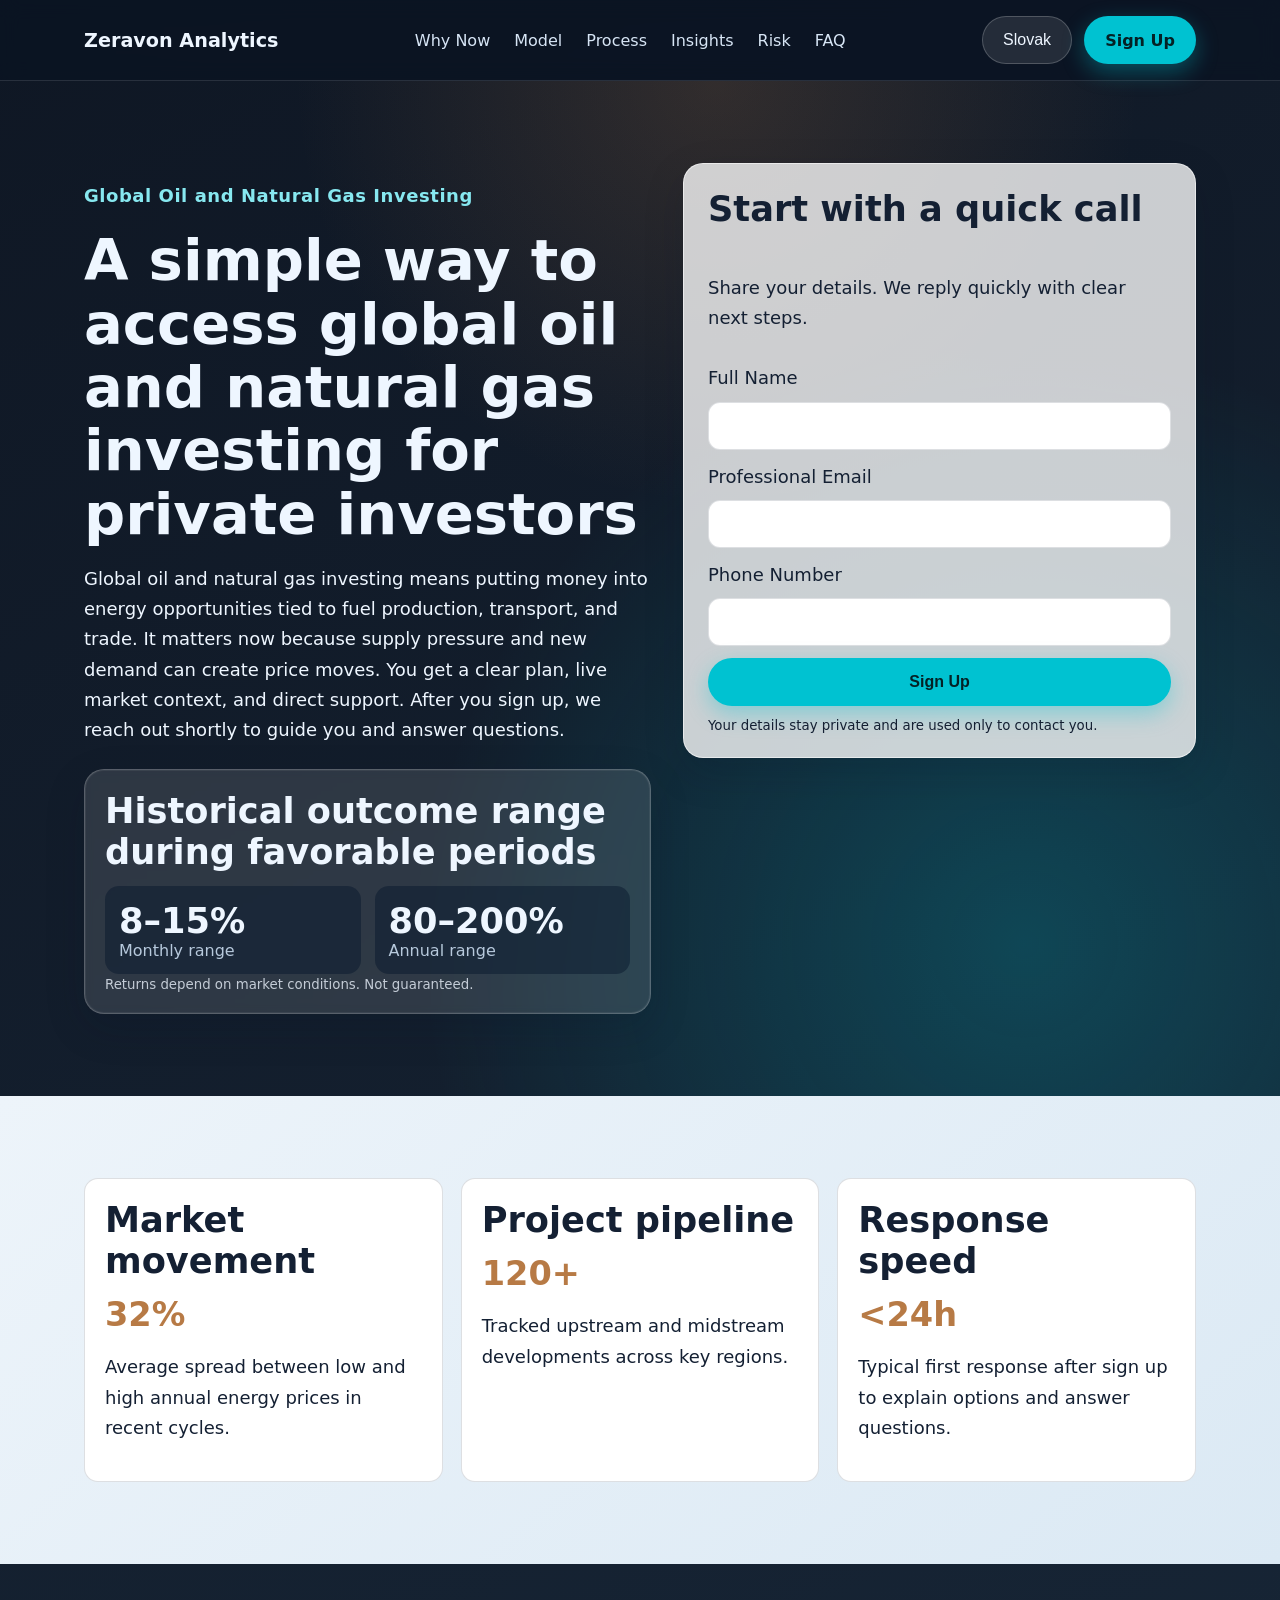
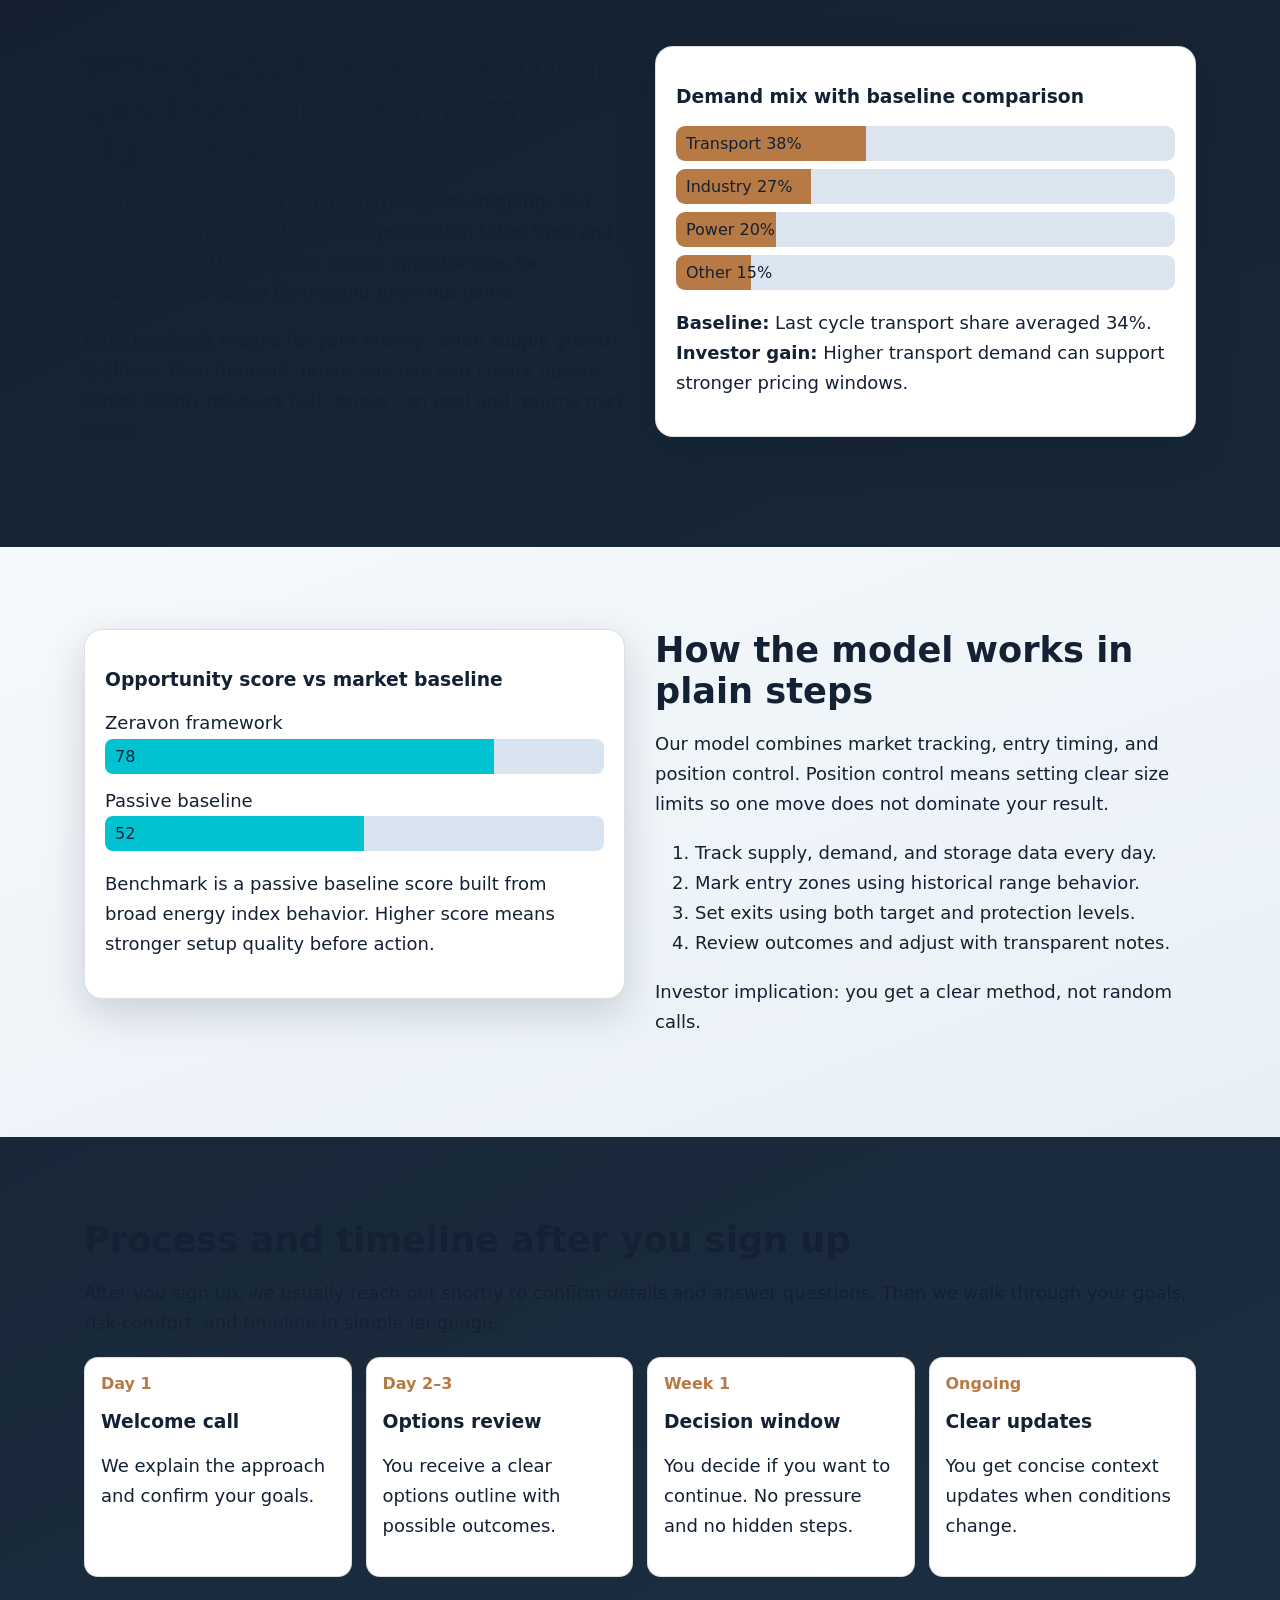
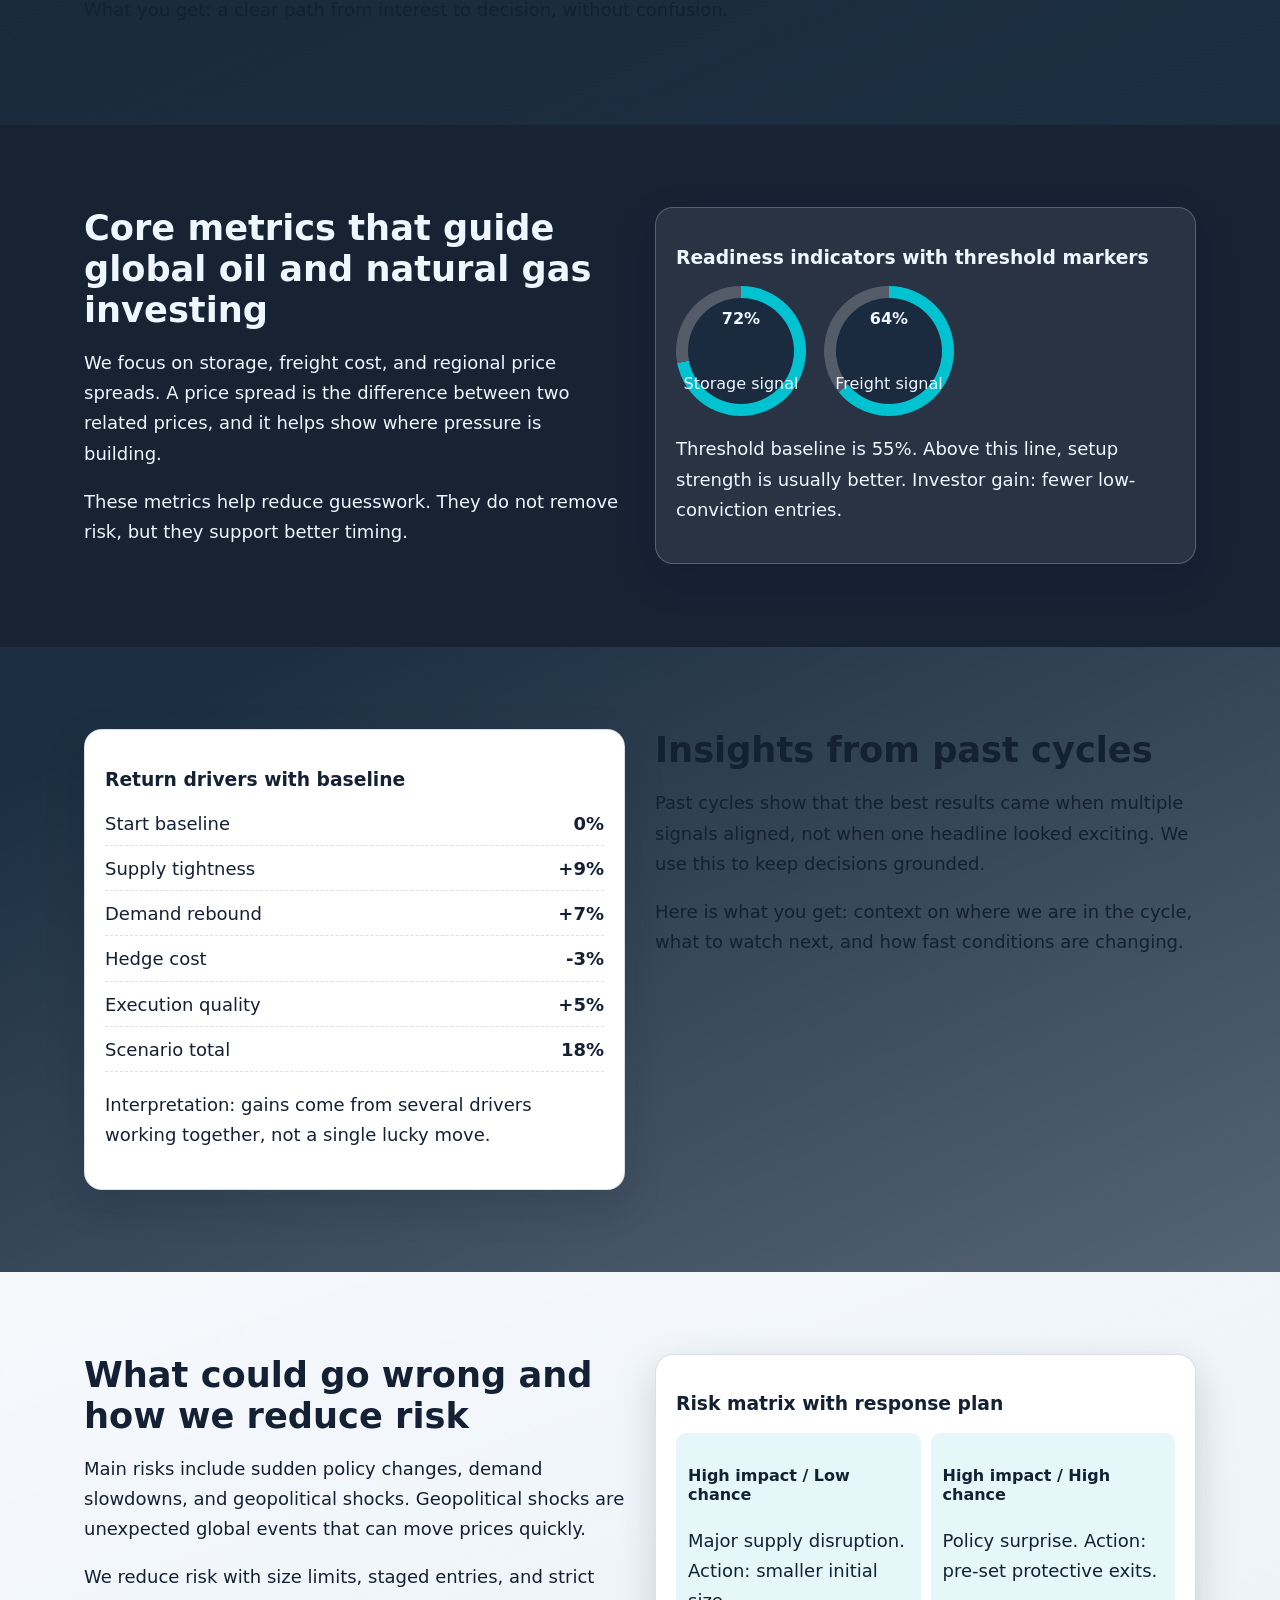
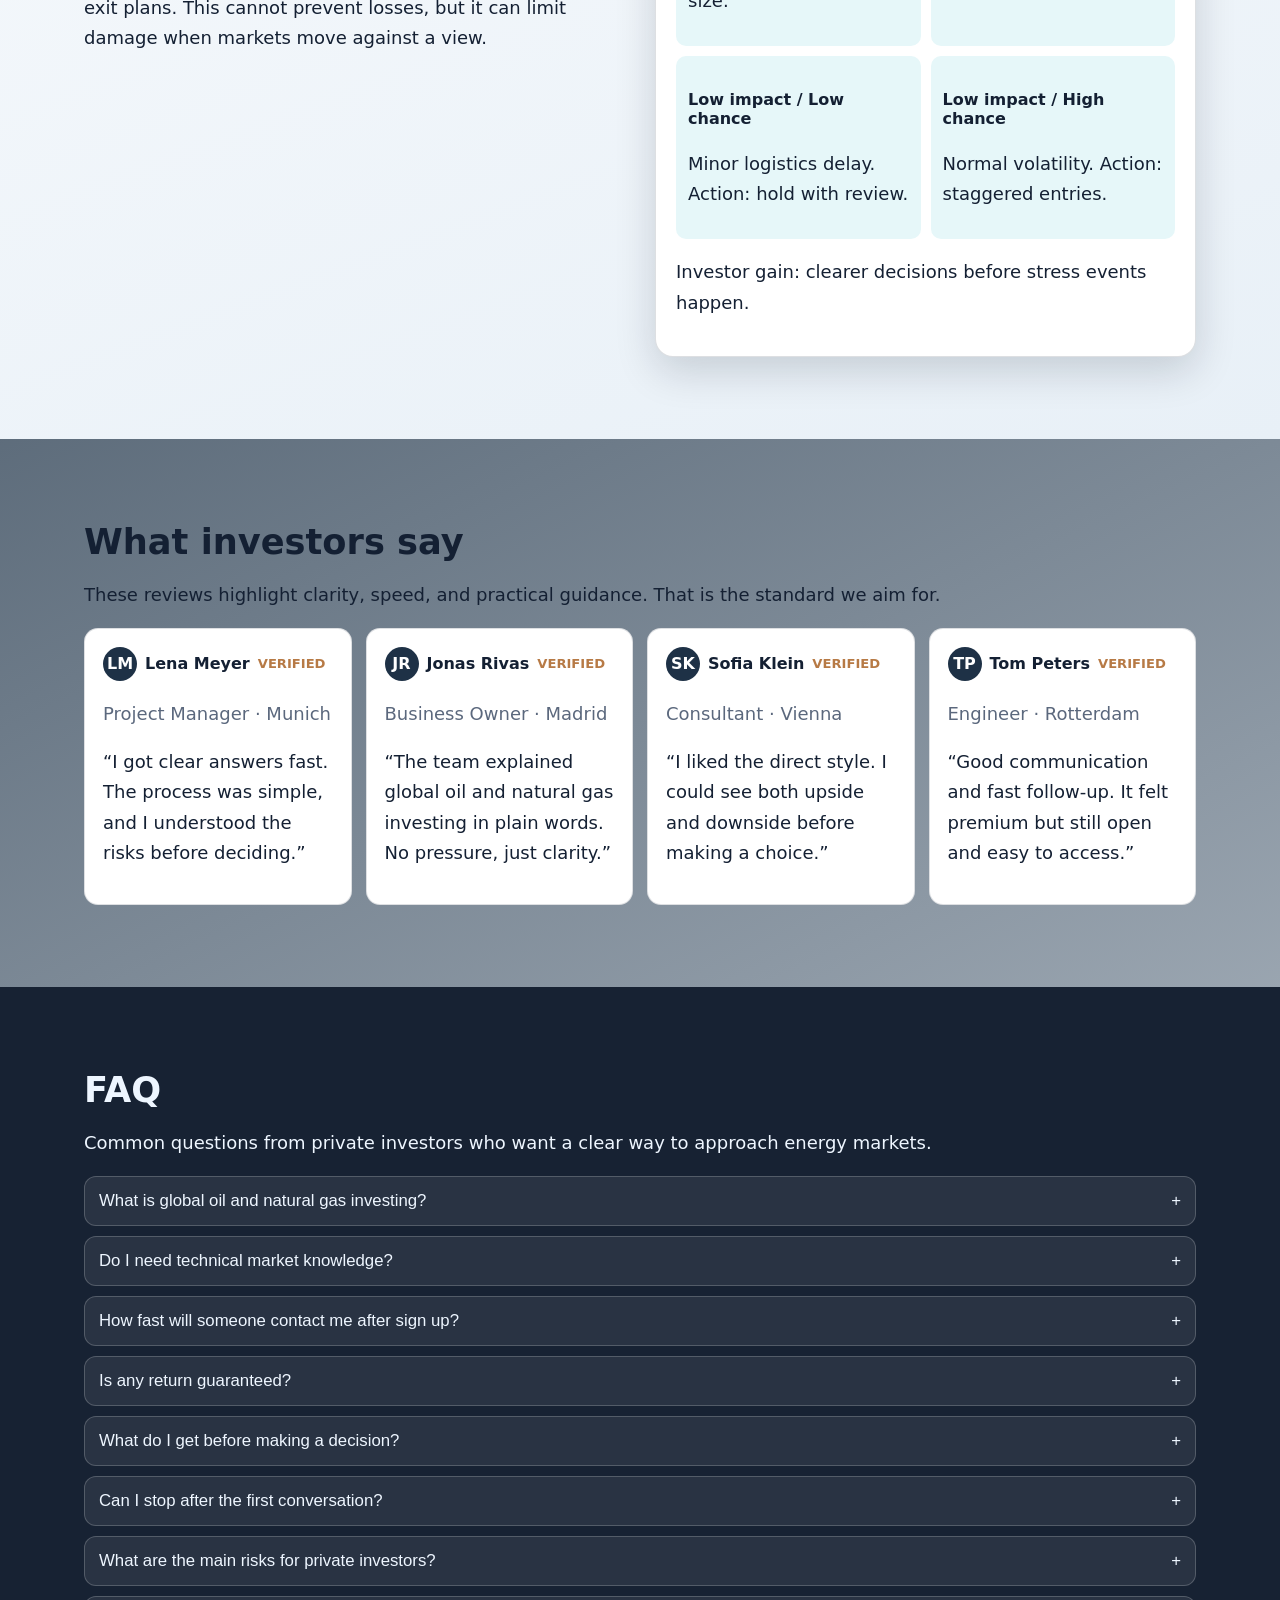
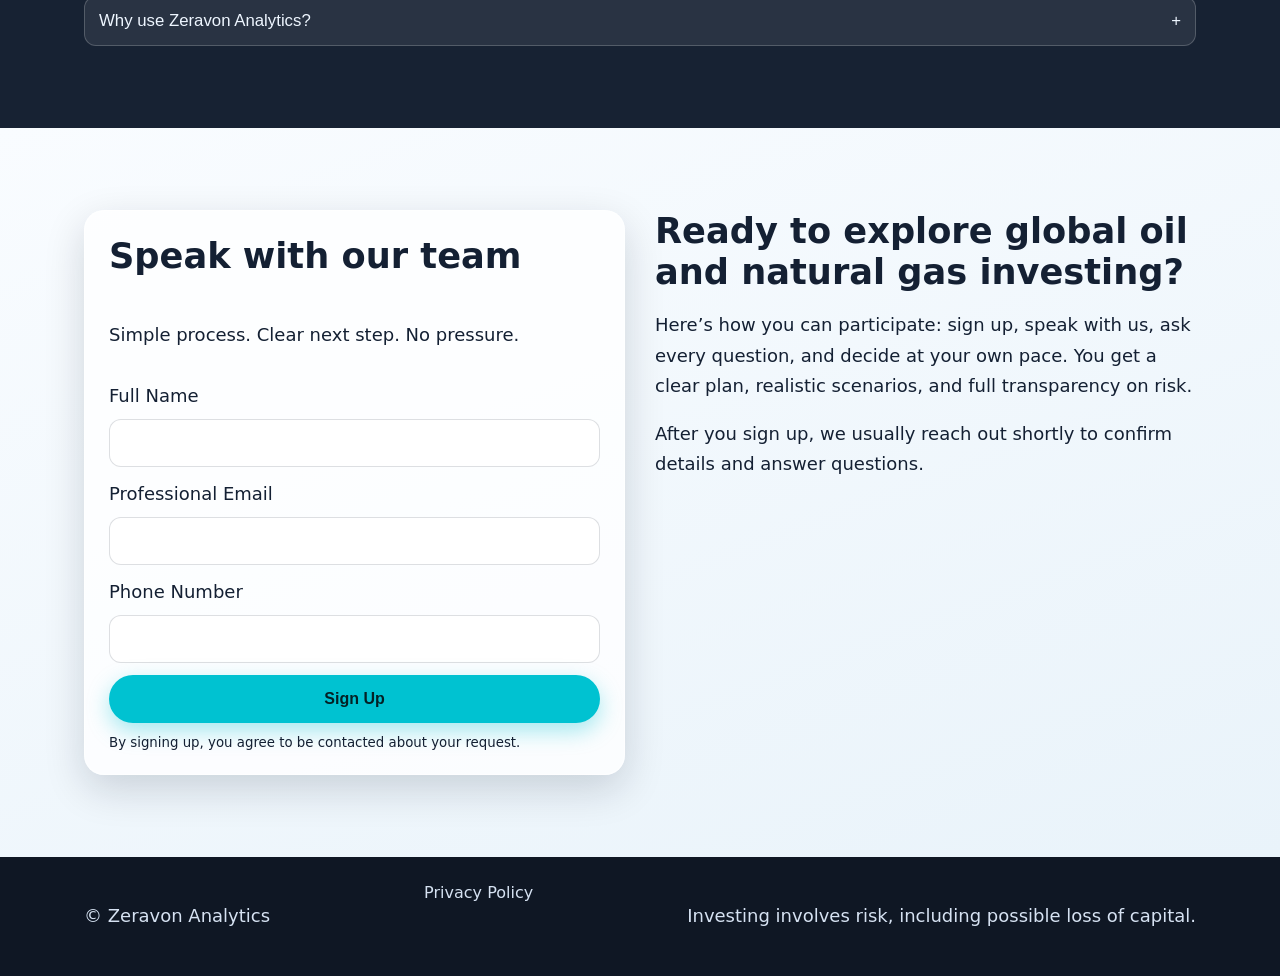
<file: sk/index.html>
<!doctype html>
<html lang="en">
<head>
  <meta charset="utf-8">
  <meta name="viewport" content="width=device-width, initial-scale=1">
  <title>Zeravon Analytics | Global Oil and Natural Gas Investing for Slovak</title>
  <meta name="description" content="Explore a clear way to approach global oil and natural gas investing with Zeravon Analytics. Learn the process, risks, and next steps in simple English for Slovak readers.">
  <link rel="canonical" href="https://zeravonanalytics.com/sk/index.html">
  <link rel="alternate" hreflang="en" href="https://zeravonanalytics.com/index.html">
  <link rel="alternate" hreflang="de" href="https://zeravonanalytics.com/de/index.html">
  <link rel="alternate" hreflang="fr" href="https://zeravonanalytics.com/fr/index.html">
  <link rel="alternate" hreflang="es" href="https://zeravonanalytics.com/es/index.html">
  <link rel="alternate" hreflang="it" href="https://zeravonanalytics.com/it/index.html">
  <link rel="alternate" hreflang="tr" href="https://zeravonanalytics.com/tr/index.html">
  <link rel="alternate" hreflang="pt" href="https://zeravonanalytics.com/pt/index.html">
  <link rel="alternate" hreflang="ja" href="https://zeravonanalytics.com/jp/index.html">
  <link rel="alternate" hreflang="sk" href="https://zeravonanalytics.com/sk/index.html">
  <link rel="alternate" hreflang="nl-BE" href="https://zeravonanalytics.com/be/index.html">
  <link rel="alternate" hreflang="x-default" href="https://zeravonanalytics.com/index.html">
  <meta property="og:type" content="website">
  <meta property="og:title" content="Zeravon Analytics | Global Oil and Natural Gas Investing for Slovak">
  <meta property="og:description" content="Explore a clear way to approach global oil and natural gas investing with Zeravon Analytics. Learn the process, risks, and next steps in simple English for Slovak readers.">
  <meta property="og:url" content="https://zeravonanalytics.com/sk/index.html">
  <meta property="og:image" content="https://zeravonanalytics.com/assets/img/og-energy.jpg">
  <meta name="twitter:card" content="summary_large_image">
  <meta name="twitter:title" content="Zeravon Analytics | Global Oil and Natural Gas Investing for Slovak">
  <meta name="twitter:description" content="Explore a clear way to approach global oil and natural gas investing with Zeravon Analytics. Learn the process, risks, and next steps in simple English for Slovak readers.">
  <meta name="twitter:image" content="https://zeravonanalytics.com/assets/img/og-energy.jpg">
  <link rel="stylesheet" href="../assets/style.css">
  <script defer src="../assets/app.js"></script>
</head>
<body>
<header class="site-header">
  <div class="container topbar">
    <a class="brand" href="../index.html" aria-label="Zeravon Analytics home">Zeravon Analytics</a>
    <nav class="desktop-nav" aria-label="Primary">
      <a href="#why-market">Why Now</a><a href="#model">Model</a><a href="#process">Process</a><a href="#insights">Insights</a><a href="#risk">Risk</a><a href="#faq">FAQ</a>
    </nav>
    <div class="header-actions">
      <div class="lang-wrap" data-lang>
        <button class="lang-pill" aria-haspopup="true" aria-expanded="false">Slovak</button>
        <div class="lang-menu" role="menu">
              <a href="../index.html"><span class="flag flag-uk"></span>English</a>
              <a href="../de/index.html"><span class="flag flag-de"></span>Deutsch</a>
              <a href="../fr/index.html"><span class="flag flag-fr"></span>Français</a>
              <a href="../es/index.html"><span class="flag flag-es"></span>Español</a>
              <a href="../it/index.html"><span class="flag flag-it"></span>Italiano</a>
              <a href="../tr/index.html"><span class="flag flag-tr"></span>Türkçe</a>
              <a href="../pt/index.html"><span class="flag flag-pt"></span>Português</a>
              <a href="../jp/index.html"><span class="flag flag-jp"></span>日本語</a>
              <a href="../sk/index.html"><span class="flag flag-sk"></span>Slovak</a>
              <a href="../be/index.html"><span class="flag flag-be"></span>Nederlands(BE)</a>
        </div>
      </div>
      <a class="btn btn-primary" href="#signup">Sign Up</a>
      <button class="burger" aria-label="Open menu" aria-controls="mobile-drawer" aria-expanded="false"><span></span><span></span><span></span></button>
    </div>
  </div>
</header>
<div class="mobile-drawer" id="mobile-drawer" aria-hidden="true">
  <div class="drawer-panel" role="dialog" aria-modal="true" aria-label="Mobile navigation">
    <button class="drawer-close" aria-label="Close menu">×</button>
    <nav class="drawer-nav">
      <a href="#why-market">Why Now</a><a href="#model">Model</a><a href="#process">Process</a><a href="#insights">Insights</a><a href="#risk">Risk</a><a href="#faq">FAQ</a>
    </nav>
    <div class="lang-wrap" data-lang>
      <button class="lang-pill" aria-haspopup="true" aria-expanded="false">Slovak</button>
      <div class="lang-menu" role="menu">
              <a href="../index.html"><span class="flag flag-uk"></span>English</a>
              <a href="../de/index.html"><span class="flag flag-de"></span>Deutsch</a>
              <a href="../fr/index.html"><span class="flag flag-fr"></span>Français</a>
              <a href="../es/index.html"><span class="flag flag-es"></span>Español</a>
              <a href="../it/index.html"><span class="flag flag-it"></span>Italiano</a>
              <a href="../tr/index.html"><span class="flag flag-tr"></span>Türkçe</a>
              <a href="../pt/index.html"><span class="flag flag-pt"></span>Português</a>
              <a href="../jp/index.html"><span class="flag flag-jp"></span>日本語</a>
              <a href="../sk/index.html"><span class="flag flag-sk"></span>Slovak</a>
              <a href="../be/index.html"><span class="flag flag-be"></span>Nederlands(BE)</a>
      </div>
    </div>
    <a class="btn btn-primary" href="#signup">Sign Up</a>
  </div>
</div>
<main>
<section class="hero section" id="signup">
  <div class="hero-glow"></div>
  <div class="container hero-grid">
    <div>
      <p class="eyebrow">Global Oil and Natural Gas Investing</p>
      <h1>A simple way to access global oil and natural gas investing for private investors</h1>
      <p>Global oil and natural gas investing means putting money into energy opportunities tied to fuel production, transport, and trade. It matters now because supply pressure and new demand can create price moves. You get a clear plan, live market context, and direct support. After you sign up, we reach out shortly to guide you and answer questions.</p>
      <div class="performance-panel">
        <h2>Historical outcome range during favorable periods</h2>
        <div class="perf-grid">
          <article><strong>8–15%</strong><span>Monthly range</span></article>
          <article><strong>80–200%</strong><span>Annual range</span></article>
        </div>
        <small>Returns depend on market conditions. Not guaranteed.</small>
      </div>
    </div>
    <form class="lead-form" aria-label="Hero sign up form">
      <h2>Start with a quick call</h2>
      <p>Share your details. We reply quickly with clear next steps.</p>
      <label>Full Name<input type="text" name="name" required></label>
      <label>Professional Email<input type="email" name="email" required></label>
      <label>Phone Number<input type="tel" name="phone" required></label>
      <button type="submit" class="btn btn-primary">Sign Up</button>
      <small>Your details stay private and are used only to contact you.</small>
    </form>
  </div>
</section>
<section class="section kpi-strip reveal">
  <div class="container kpi-grid">
    <article><h2>Market movement</h2><strong>32%</strong><p>Average spread between low and high annual energy prices in recent cycles.</p></article>
    <article><h2>Project pipeline</h2><strong>120+</strong><p>Tracked upstream and midstream developments across key regions.</p></article>
    <article><h2>Response speed</h2><strong>&lt;24h</strong><p>Typical first response after sign up to explain options and answer questions.</p></article>
  </div>
</section>
<section class="section" id="why-market">
  <div class="container split">
    <div>
      <h2>Why global oil and natural gas investing matters right now</h2>
      <p>Energy demand is still strong in transport, shipping, and industry. At the same time, new production takes time and cost to build. This gap can create opportunities for investors who follow timing and price discipline.</p>
      <p>Here is what it means for your money: when supply growth is slower than demand, prices can rise and create upside. When supply recovers fast, prices can cool and returns may shrink.</p>
    </div>
    <div class="viz demandmix">
      <h3>Demand mix with baseline comparison</h3>
      <div class="stack"><span style="--w:38%">Transport 38%</span><span style="--w:27%">Industry 27%</span><span style="--w:20%">Power 20%</span><span style="--w:15%">Other 15%</span></div>
      <p><b>Baseline:</b> Last cycle transport share averaged 34%. <b>Investor gain:</b> Higher transport demand can support stronger pricing windows.</p>
    </div>
  </div>
</section>
<section class="section tone-alt" id="model">
  <div class="container split reverse">
    <div>
      <h2>How the model works in plain steps</h2>
      <p>Our model combines market tracking, entry timing, and position control. Position control means setting clear size limits so one move does not dominate your result.</p>
      <ol>
        <li>Track supply, demand, and storage data every day.</li>
        <li>Mark entry zones using historical range behavior.</li>
        <li>Set exits using both target and protection levels.</li>
        <li>Review outcomes and adjust with transparent notes.</li>
      </ol>
      <p>Investor implication: you get a clear method, not random calls.</p>
    </div>
    <div class="viz compare">
      <h3>Opportunity score vs market baseline</h3>
      <div class="bars"><div><label>Zeravon framework</label><i style="--v:78%">78</i></div><div><label>Passive baseline</label><i style="--v:52%">52</i></div></div>
      <p>Benchmark is a passive baseline score built from broad energy index behavior. Higher score means stronger setup quality before action.</p>
    </div>
  </div>
</section>
<section class="section" id="process">
  <div class="container">
    <h2>Process and timeline after you sign up</h2>
    <p>After you sign up, we usually reach out shortly to confirm details and answer questions. Then we walk through your goals, risk comfort, and timeline in simple language.</p>
    <div class="timeline">
      <article><span>Day 1</span><h3>Welcome call</h3><p>We explain the approach and confirm your goals.</p></article>
      <article><span>Day 2–3</span><h3>Options review</h3><p>You receive a clear options outline with possible outcomes.</p></article>
      <article><span>Week 1</span><h3>Decision window</h3><p>You decide if you want to continue. No pressure and no hidden steps.</p></article>
      <article><span>Ongoing</span><h3>Clear updates</h3><p>You get concise context updates when conditions change.</p></article>
    </div>
    <p>What you get: a clear path from interest to decision, without confusion.</p>
  </div>
</section>
<section class="section tone-dark" id="metrics">
  <div class="container split">
    <div>
      <h2>Core metrics that guide global oil and natural gas investing</h2>
      <p>We focus on storage, freight cost, and regional price spreads. A price spread is the difference between two related prices, and it helps show where pressure is building.</p>
      <p>These metrics help reduce guesswork. They do not remove risk, but they support better timing.</p>
    </div>
    <div class="viz radial">
      <h3>Readiness indicators with threshold markers</h3>
      <div class="rings"><div class="ring" style="--p:72"><b>72%</b><span>Storage signal</span></div><div class="ring" style="--p:64"><b>64%</b><span>Freight signal</span></div></div>
      <p>Threshold baseline is 55%. Above this line, setup strength is usually better. Investor gain: fewer low-conviction entries.</p>
    </div>
  </div>
</section>
<section class="section" id="insights">
  <div class="container split reverse">
    <div>
      <h2>Insights from past cycles</h2>
      <p>Past cycles show that the best results came when multiple signals aligned, not when one headline looked exciting. We use this to keep decisions grounded.</p>
      <p>Here is what you get: context on where we are in the cycle, what to watch next, and how fast conditions are changing.</p>
    </div>
    <div class="viz waterfall">
      <h3>Return drivers with baseline</h3>
      <ul><li><span>Start baseline</span><b>0%</b></li><li><span>Supply tightness</span><b>+9%</b></li><li><span>Demand rebound</span><b>+7%</b></li><li><span>Hedge cost</span><b>-3%</b></li><li><span>Execution quality</span><b>+5%</b></li><li><span>Scenario total</span><b>18%</b></li></ul>
      <p>Interpretation: gains come from several drivers working together, not a single lucky move.</p>
    </div>
  </div>
</section>
<section class="section tone-alt" id="risk">
  <div class="container split">
    <div>
      <h2>What could go wrong and how we reduce risk</h2>
      <p>Main risks include sudden policy changes, demand slowdowns, and geopolitical shocks. Geopolitical shocks are unexpected global events that can move prices quickly.</p>
      <p>We reduce risk with size limits, staged entries, and strict exit plans. This cannot prevent losses, but it can limit damage when markets move against a view.</p>
    </div>
    <div class="viz matrix">
      <h3>Risk matrix with response plan</h3>
      <div class="grid2x2"><article><h4>High impact / Low chance</h4><p>Major supply disruption. Action: smaller initial size.</p></article><article><h4>High impact / High chance</h4><p>Policy surprise. Action: pre-set protective exits.</p></article><article><h4>Low impact / Low chance</h4><p>Minor logistics delay. Action: hold with review.</p></article><article><h4>Low impact / High chance</h4><p>Normal volatility. Action: staggered entries.</p></article></div>
      <p>Investor gain: clearer decisions before stress events happen.</p>
    </div>
  </div>
</section>
<section class="section" id="reviews">
  <div class="container">
    <h2>What investors say</h2>
    <p>These reviews highlight clarity, speed, and practical guidance. That is the standard we aim for.</p>
    <div class="reviews-grid">
      <article><div class="review-head"><span class="avatar">LM</span><strong>Lena Meyer</strong><em>VERIFIED</em></div><p class="role">Project Manager · Munich</p><p>“I got clear answers fast. The process was simple, and I understood the risks before deciding.”</p></article>
      <article><div class="review-head"><span class="avatar">JR</span><strong>Jonas Rivas</strong><em>VERIFIED</em></div><p class="role">Business Owner · Madrid</p><p>“The team explained global oil and natural gas investing in plain words. No pressure, just clarity.”</p></article>
      <article><div class="review-head"><span class="avatar">SK</span><strong>Sofia Klein</strong><em>VERIFIED</em></div><p class="role">Consultant · Vienna</p><p>“I liked the direct style. I could see both upside and downside before making a choice.”</p></article>
      <article><div class="review-head"><span class="avatar">TP</span><strong>Tom Peters</strong><em>VERIFIED</em></div><p class="role">Engineer · Rotterdam</p><p>“Good communication and fast follow-up. It felt premium but still open and easy to access.”</p></article>
    </div>
  </div>
</section>
<section class="section tone-dark" id="faq">
  <div class="container">
    <h2>FAQ</h2>
    <p>Common questions from private investors who want a clear way to approach energy markets.</p>
    <div class="faq-list">
      <article class="faq-item"><button>What is global oil and natural gas investing?<span>+</span></button><div><p>It is investing in opportunities linked to fuel production, transport, and pricing across world markets.</p></div></article>
      <article class="faq-item"><button>Do I need technical market knowledge?<span>+</span></button><div><p>No. We explain each step in plain English and define key terms as we go.</p></div></article>
      <article class="faq-item"><button>How fast will someone contact me after sign up?<span>+</span></button><div><p>In most cases, we contact you within one business day to confirm details and answer questions.</p></div></article>
      <article class="faq-item"><button>Is any return guaranteed?<span>+</span></button><div><p>No. Returns depend on market conditions, timing, and risk controls.</p></div></article>
      <article class="faq-item"><button>What do I get before making a decision?<span>+</span></button><div><p>You get a clear walkthrough of the process, expected scenarios, and main risks.</p></div></article>
      <article class="faq-item"><button>Can I stop after the first conversation?<span>+</span></button><div><p>Yes. You decide if you want to continue after getting the information.</p></div></article>
      <article class="faq-item"><button>What are the main risks for private investors?<span>+</span></button><div><p>Price swings, policy changes, and global events can impact outcomes. We use limits to reduce exposure.</p></div></article>
      <article class="faq-item"><button>Why use Zeravon Analytics?<span>+</span></button><div><p>We focus on clear communication, transparent process, and practical investor outcomes.</p></div></article>
    </div>
  </div>
</section>
<section class="section final-cta" id="contact">
  <div class="container split reverse">
    <div>
      <h2>Ready to explore global oil and natural gas investing?</h2>
      <p>Here’s how you can participate: sign up, speak with us, ask every question, and decide at your own pace. You get a clear plan, realistic scenarios, and full transparency on risk.</p>
      <p>After you sign up, we usually reach out shortly to confirm details and answer questions.</p>
    </div>
    <form class="lead-form" aria-label="Final sign up form">
      <h2>Speak with our team</h2>
      <p>Simple process. Clear next step. No pressure.</p>
      <label>Full Name<input type="text" name="name2" required></label>
      <label>Professional Email<input type="email" name="email2" required></label>
      <label>Phone Number<input type="tel" name="phone2" required></label>
      <button type="submit" class="btn btn-primary">Sign Up</button>
      <small>By signing up, you agree to be contacted about your request.</small>
    </form>
  </div>
</section>
</main>
<footer class="site-footer">
  <div class="container footer-row"><p>© Zeravon Analytics</p><a href="#" data-open-privacy>Privacy Policy</a><p>Investing involves risk, including possible loss of capital.</p></div>
</footer>
<div class="modal" id="privacy-modal" aria-hidden="true">
  <div class="modal-panel" role="dialog" aria-modal="true" aria-label="Privacy Policy">
    <button class="modal-x" aria-label="Close privacy policy">×</button>
    <h2>Privacy Policy</h2>
    <p><strong>Introduction:</strong> This page explains how Zeravon Analytics handles personal data in clear language.</p>
    <p><strong>Data collection:</strong> We collect name, email, phone number, and basic communication records when you contact us.</p>
    <p><strong>Legal basis:</strong> We process data to respond to your request and provide requested information.</p>
    <p><strong>Cookies:</strong> We use essential cookies for site function and optional analytics cookies to improve experience.</p>
    <p><strong>Retention:</strong> We keep data only as long as needed for service and legal obligations.</p>
    <p><strong>Third-party sharing:</strong> We share data only with service partners needed to operate communication tools.</p>
    <p><strong>Security:</strong> We use technical and organizational safeguards to protect data from unauthorized access.</p>
    <p><strong>User rights:</strong> You can request access, correction, deletion, or restriction of your personal data.</p>
    <p><strong>International transfers:</strong> Some providers may process data outside your country with protection measures in place.</p>
    <p><strong>Industry risk disclosure:</strong> Any investment information is educational and market outcomes are never guaranteed.</p>
    <p><strong>Contact:</strong> privacy@zeravonanalytics.com</p>
    <div class="modal-footer"><button class="btn btn-ghost" data-close-privacy>Close</button></div>
  </div>
</div>
<script type="application/ld+json">{"@context":"https://schema.org","@type":"Organization","name":"Zeravon Analytics","url":"https://zeravonanalytics.com","logo":"https://zeravonanalytics.com/assets/img/logo.png"}</script>
<script type="application/ld+json">{"@context":"https://schema.org","@type":"WebSite","name":"Zeravon Analytics","url":"https://zeravonanalytics.com/"}</script>
<script type="application/ld+json">{"@context":"https://schema.org","@type":"FAQPage","mainEntity":[{"@type":"Question","name":"What is global oil and natural gas investing?","acceptedAnswer":{"@type":"Answer","text":"It is investing in opportunities linked to fuel production, transport, and pricing across world markets."}},{"@type":"Question","name":"Is any return guaranteed?","acceptedAnswer":{"@type":"Answer","text":"No. Returns depend on market conditions, timing, and risk controls."}}]}</script>
<script type="application/ld+json">{"@context":"https://schema.org","@type":"Review","itemReviewed":{"@type":"Organization","name":"Zeravon Analytics"},"reviewRating":{"@type":"Rating","ratingValue":"5","bestRating":"5"},"author":{"@type":"Person","name":"Lena Meyer"},"reviewBody":"I got clear answers fast and understood the process."}</script>
</body>
</html>
</file>
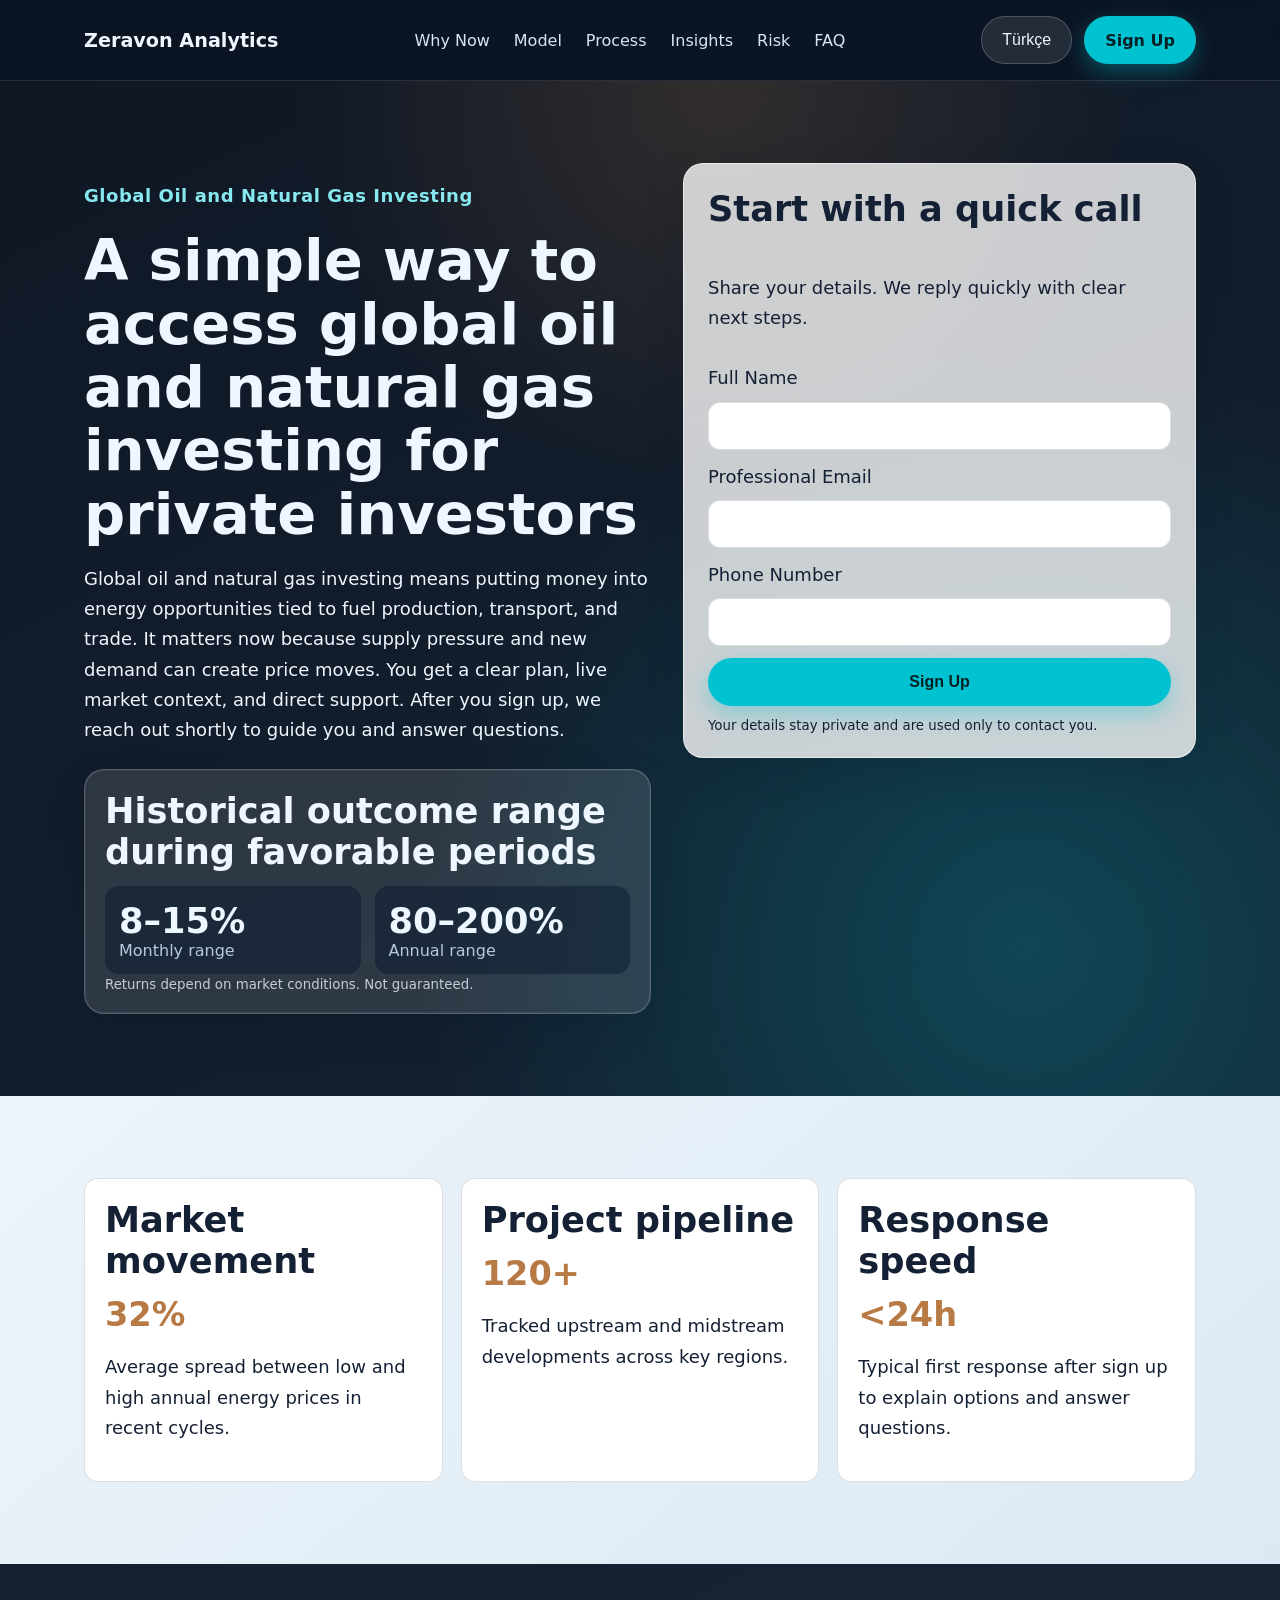
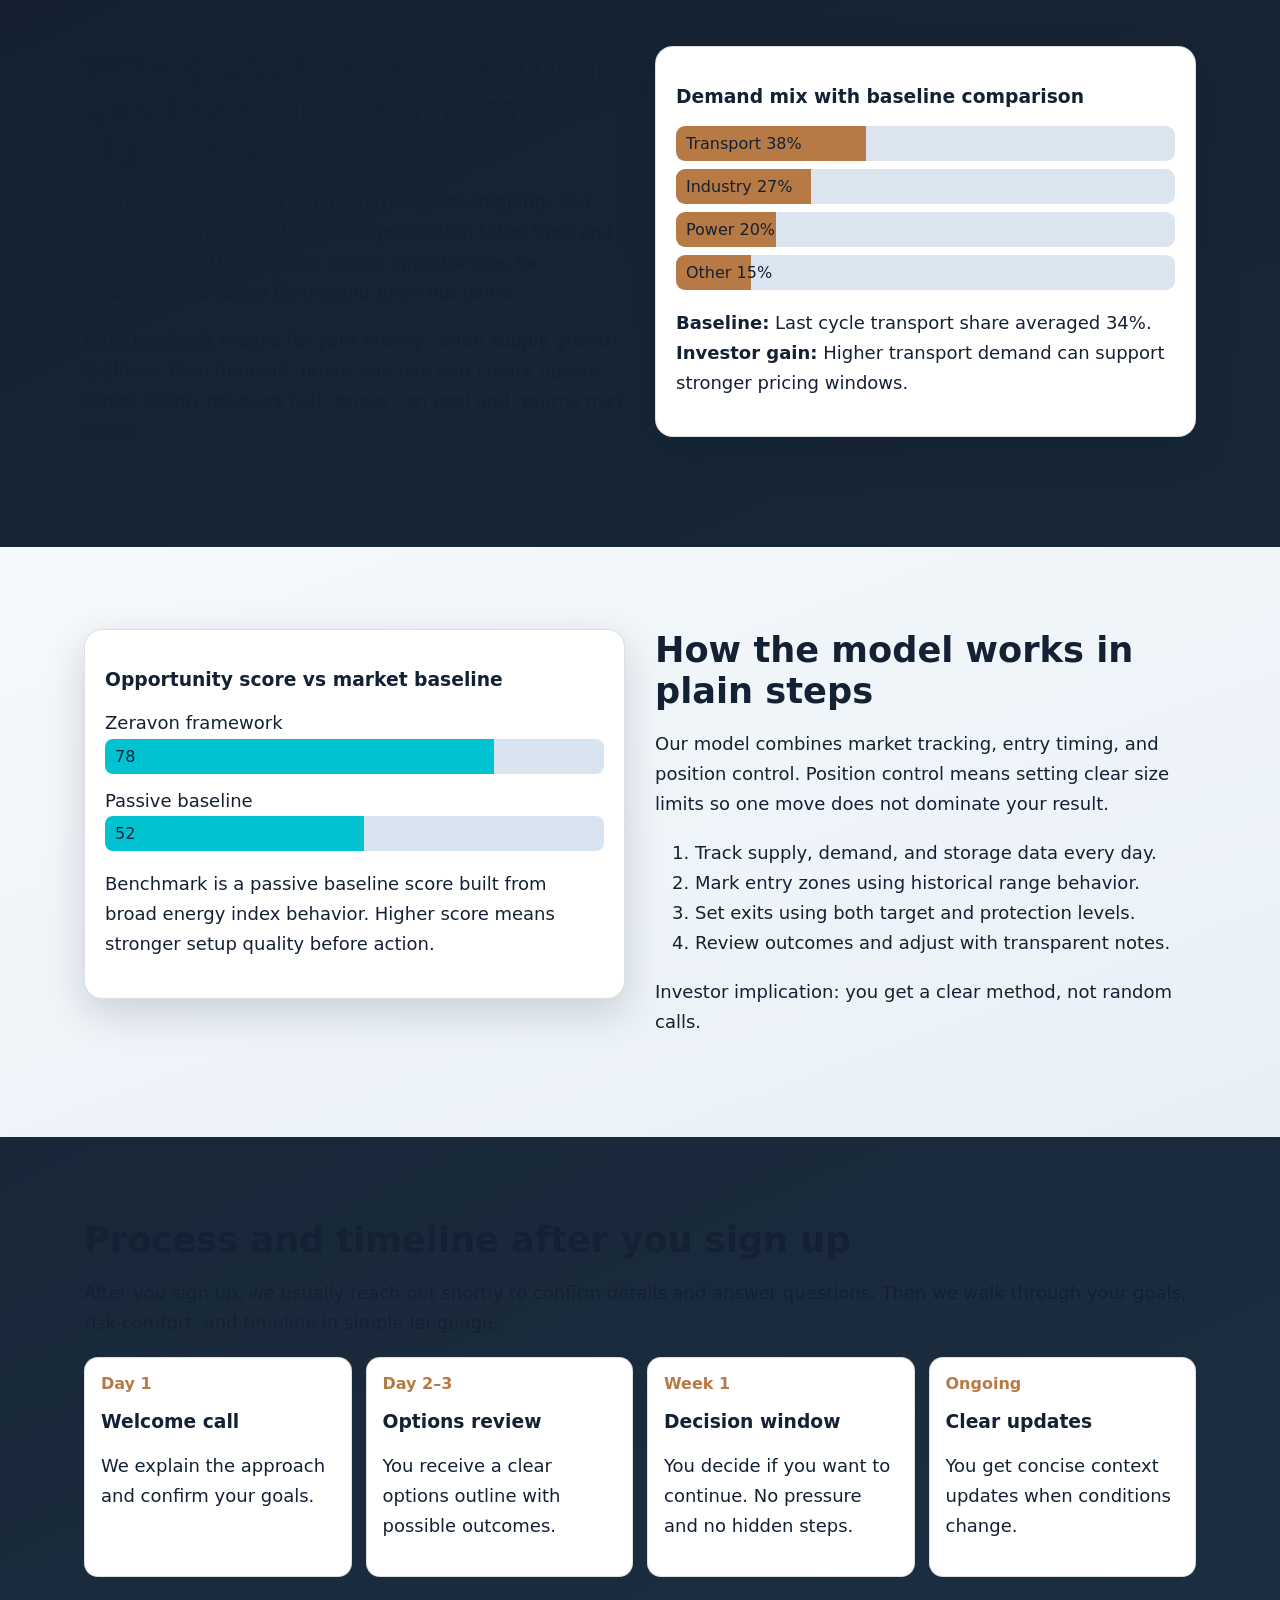
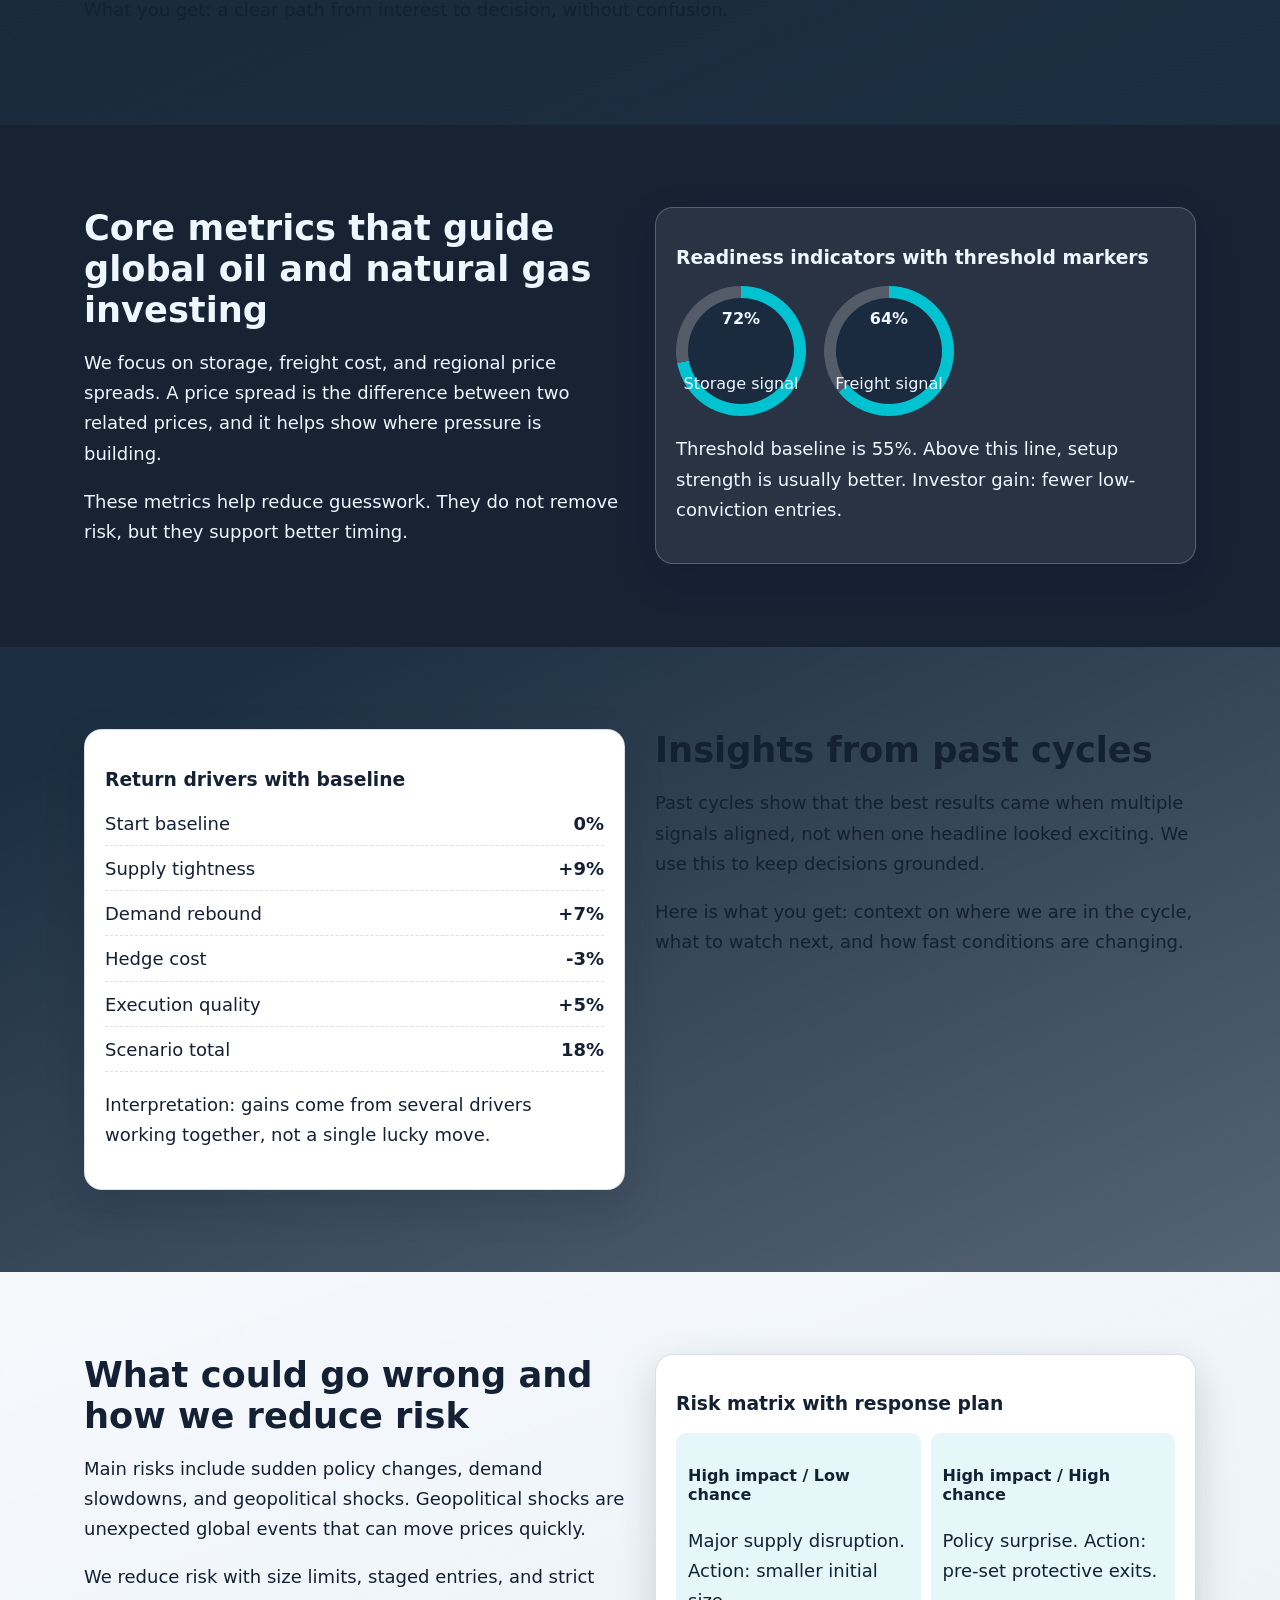
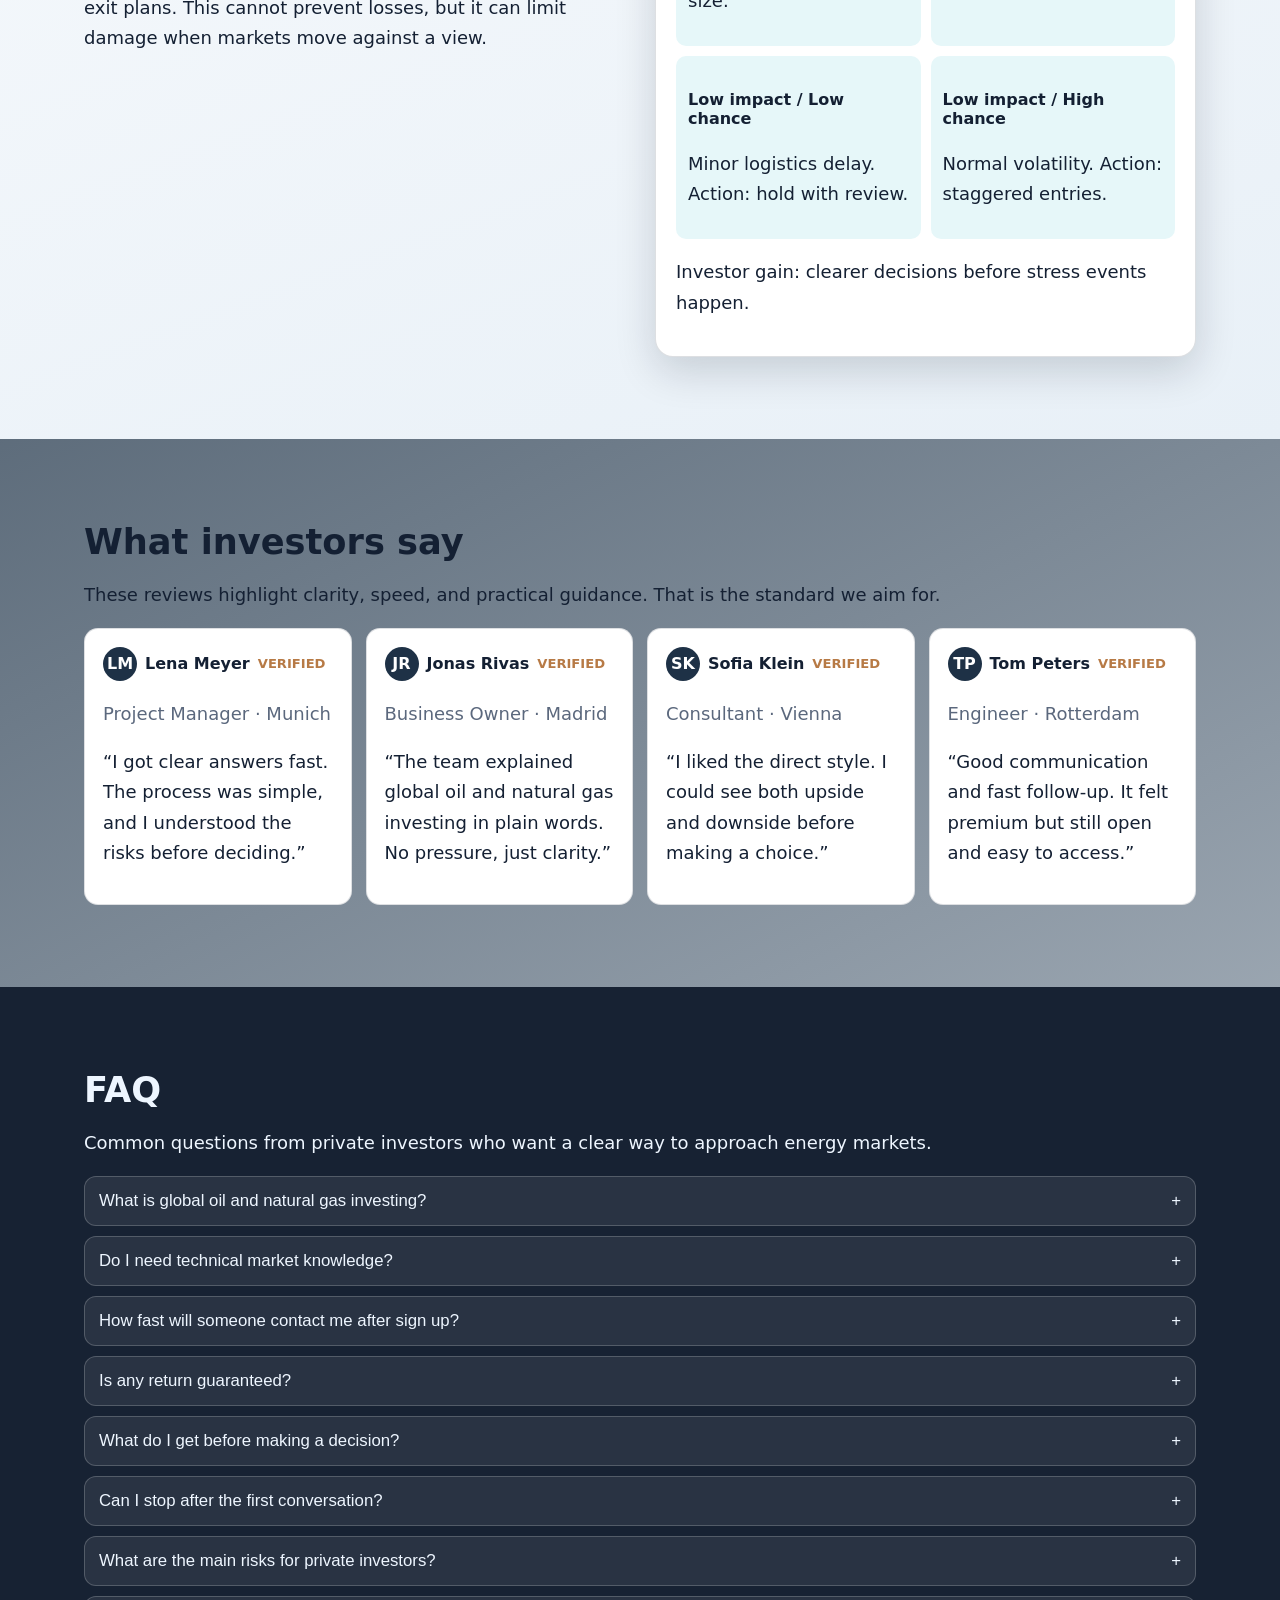
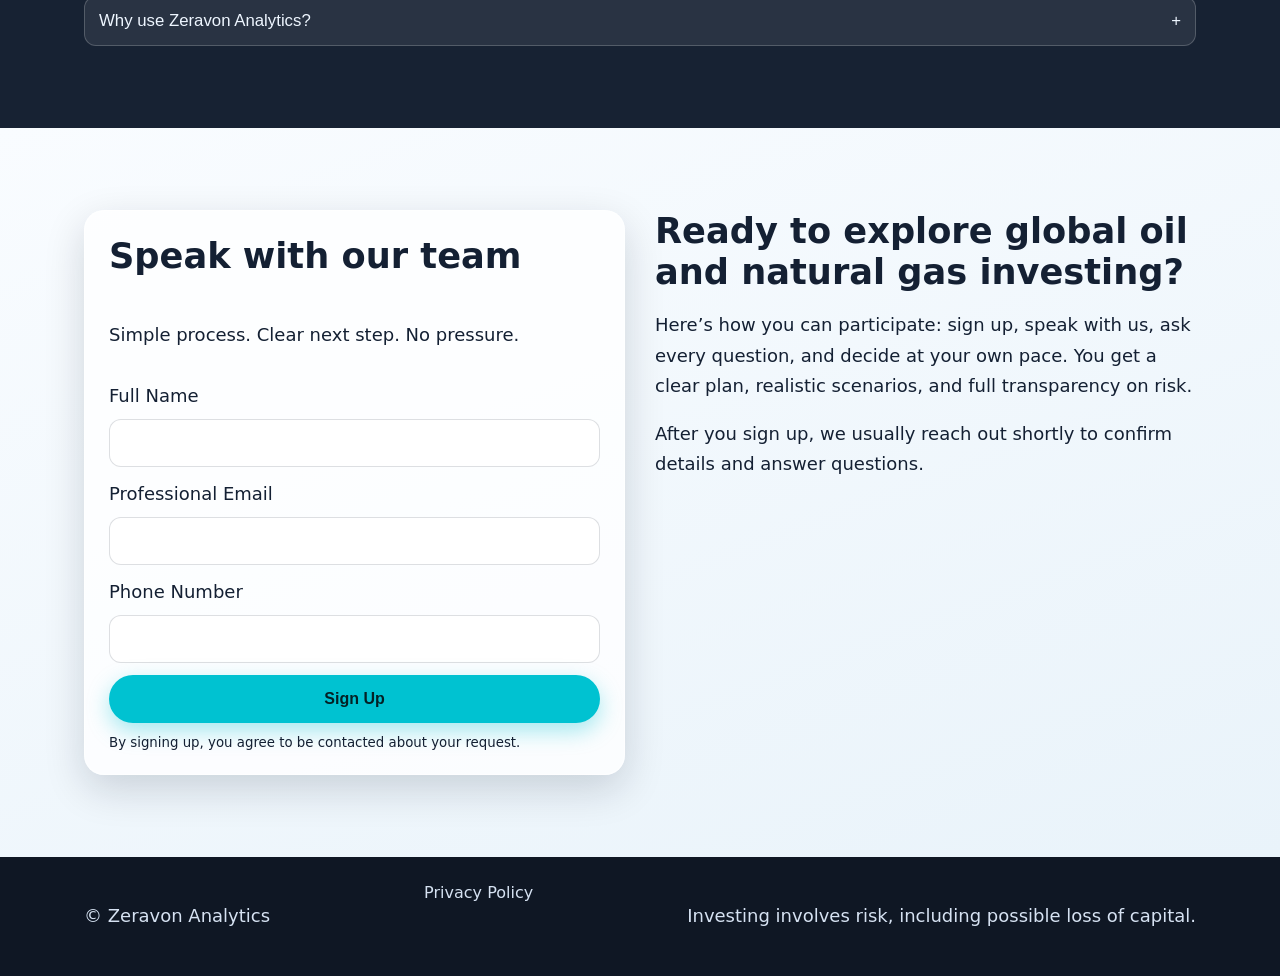
<file: tr/index.html>
<!doctype html>
<html lang="en">
<head>
  <meta charset="utf-8">
  <meta name="viewport" content="width=device-width, initial-scale=1">
  <title>Zeravon Analytics | Global Oil and Natural Gas Investing for Türkçe</title>
  <meta name="description" content="Explore a clear way to approach global oil and natural gas investing with Zeravon Analytics. Learn the process, risks, and next steps in simple English for Türkçe readers.">
  <link rel="canonical" href="https://zeravonanalytics.com/tr/index.html">
  <link rel="alternate" hreflang="en" href="https://zeravonanalytics.com/index.html">
  <link rel="alternate" hreflang="de" href="https://zeravonanalytics.com/de/index.html">
  <link rel="alternate" hreflang="fr" href="https://zeravonanalytics.com/fr/index.html">
  <link rel="alternate" hreflang="es" href="https://zeravonanalytics.com/es/index.html">
  <link rel="alternate" hreflang="it" href="https://zeravonanalytics.com/it/index.html">
  <link rel="alternate" hreflang="tr" href="https://zeravonanalytics.com/tr/index.html">
  <link rel="alternate" hreflang="pt" href="https://zeravonanalytics.com/pt/index.html">
  <link rel="alternate" hreflang="ja" href="https://zeravonanalytics.com/jp/index.html">
  <link rel="alternate" hreflang="sk" href="https://zeravonanalytics.com/sk/index.html">
  <link rel="alternate" hreflang="nl-BE" href="https://zeravonanalytics.com/be/index.html">
  <link rel="alternate" hreflang="x-default" href="https://zeravonanalytics.com/index.html">
  <meta property="og:type" content="website">
  <meta property="og:title" content="Zeravon Analytics | Global Oil and Natural Gas Investing for Türkçe">
  <meta property="og:description" content="Explore a clear way to approach global oil and natural gas investing with Zeravon Analytics. Learn the process, risks, and next steps in simple English for Türkçe readers.">
  <meta property="og:url" content="https://zeravonanalytics.com/tr/index.html">
  <meta property="og:image" content="https://zeravonanalytics.com/assets/img/og-energy.jpg">
  <meta name="twitter:card" content="summary_large_image">
  <meta name="twitter:title" content="Zeravon Analytics | Global Oil and Natural Gas Investing for Türkçe">
  <meta name="twitter:description" content="Explore a clear way to approach global oil and natural gas investing with Zeravon Analytics. Learn the process, risks, and next steps in simple English for Türkçe readers.">
  <meta name="twitter:image" content="https://zeravonanalytics.com/assets/img/og-energy.jpg">
  <link rel="stylesheet" href="../assets/style.css">
  <script defer src="../assets/app.js"></script>
</head>
<body>
<header class="site-header">
  <div class="container topbar">
    <a class="brand" href="../index.html" aria-label="Zeravon Analytics home">Zeravon Analytics</a>
    <nav class="desktop-nav" aria-label="Primary">
      <a href="#why-market">Why Now</a><a href="#model">Model</a><a href="#process">Process</a><a href="#insights">Insights</a><a href="#risk">Risk</a><a href="#faq">FAQ</a>
    </nav>
    <div class="header-actions">
      <div class="lang-wrap" data-lang>
        <button class="lang-pill" aria-haspopup="true" aria-expanded="false">Türkçe</button>
        <div class="lang-menu" role="menu">
              <a href="../index.html"><span class="flag flag-uk"></span>English</a>
              <a href="../de/index.html"><span class="flag flag-de"></span>Deutsch</a>
              <a href="../fr/index.html"><span class="flag flag-fr"></span>Français</a>
              <a href="../es/index.html"><span class="flag flag-es"></span>Español</a>
              <a href="../it/index.html"><span class="flag flag-it"></span>Italiano</a>
              <a href="../tr/index.html"><span class="flag flag-tr"></span>Türkçe</a>
              <a href="../pt/index.html"><span class="flag flag-pt"></span>Português</a>
              <a href="../jp/index.html"><span class="flag flag-jp"></span>日本語</a>
              <a href="../sk/index.html"><span class="flag flag-sk"></span>Slovak</a>
              <a href="../be/index.html"><span class="flag flag-be"></span>Nederlands(BE)</a>
        </div>
      </div>
      <a class="btn btn-primary" href="#signup">Sign Up</a>
      <button class="burger" aria-label="Open menu" aria-controls="mobile-drawer" aria-expanded="false"><span></span><span></span><span></span></button>
    </div>
  </div>
</header>
<div class="mobile-drawer" id="mobile-drawer" aria-hidden="true">
  <div class="drawer-panel" role="dialog" aria-modal="true" aria-label="Mobile navigation">
    <button class="drawer-close" aria-label="Close menu">×</button>
    <nav class="drawer-nav">
      <a href="#why-market">Why Now</a><a href="#model">Model</a><a href="#process">Process</a><a href="#insights">Insights</a><a href="#risk">Risk</a><a href="#faq">FAQ</a>
    </nav>
    <div class="lang-wrap" data-lang>
      <button class="lang-pill" aria-haspopup="true" aria-expanded="false">Türkçe</button>
      <div class="lang-menu" role="menu">
              <a href="../index.html"><span class="flag flag-uk"></span>English</a>
              <a href="../de/index.html"><span class="flag flag-de"></span>Deutsch</a>
              <a href="../fr/index.html"><span class="flag flag-fr"></span>Français</a>
              <a href="../es/index.html"><span class="flag flag-es"></span>Español</a>
              <a href="../it/index.html"><span class="flag flag-it"></span>Italiano</a>
              <a href="../tr/index.html"><span class="flag flag-tr"></span>Türkçe</a>
              <a href="../pt/index.html"><span class="flag flag-pt"></span>Português</a>
              <a href="../jp/index.html"><span class="flag flag-jp"></span>日本語</a>
              <a href="../sk/index.html"><span class="flag flag-sk"></span>Slovak</a>
              <a href="../be/index.html"><span class="flag flag-be"></span>Nederlands(BE)</a>
      </div>
    </div>
    <a class="btn btn-primary" href="#signup">Sign Up</a>
  </div>
</div>
<main>
<section class="hero section" id="signup">
  <div class="hero-glow"></div>
  <div class="container hero-grid">
    <div>
      <p class="eyebrow">Global Oil and Natural Gas Investing</p>
      <h1>A simple way to access global oil and natural gas investing for private investors</h1>
      <p>Global oil and natural gas investing means putting money into energy opportunities tied to fuel production, transport, and trade. It matters now because supply pressure and new demand can create price moves. You get a clear plan, live market context, and direct support. After you sign up, we reach out shortly to guide you and answer questions.</p>
      <div class="performance-panel">
        <h2>Historical outcome range during favorable periods</h2>
        <div class="perf-grid">
          <article><strong>8–15%</strong><span>Monthly range</span></article>
          <article><strong>80–200%</strong><span>Annual range</span></article>
        </div>
        <small>Returns depend on market conditions. Not guaranteed.</small>
      </div>
    </div>
    <form class="lead-form" aria-label="Hero sign up form">
      <h2>Start with a quick call</h2>
      <p>Share your details. We reply quickly with clear next steps.</p>
      <label>Full Name<input type="text" name="name" required></label>
      <label>Professional Email<input type="email" name="email" required></label>
      <label>Phone Number<input type="tel" name="phone" required></label>
      <button type="submit" class="btn btn-primary">Sign Up</button>
      <small>Your details stay private and are used only to contact you.</small>
    </form>
  </div>
</section>
<section class="section kpi-strip reveal">
  <div class="container kpi-grid">
    <article><h2>Market movement</h2><strong>32%</strong><p>Average spread between low and high annual energy prices in recent cycles.</p></article>
    <article><h2>Project pipeline</h2><strong>120+</strong><p>Tracked upstream and midstream developments across key regions.</p></article>
    <article><h2>Response speed</h2><strong>&lt;24h</strong><p>Typical first response after sign up to explain options and answer questions.</p></article>
  </div>
</section>
<section class="section" id="why-market">
  <div class="container split">
    <div>
      <h2>Why global oil and natural gas investing matters right now</h2>
      <p>Energy demand is still strong in transport, shipping, and industry. At the same time, new production takes time and cost to build. This gap can create opportunities for investors who follow timing and price discipline.</p>
      <p>Here is what it means for your money: when supply growth is slower than demand, prices can rise and create upside. When supply recovers fast, prices can cool and returns may shrink.</p>
    </div>
    <div class="viz demandmix">
      <h3>Demand mix with baseline comparison</h3>
      <div class="stack"><span style="--w:38%">Transport 38%</span><span style="--w:27%">Industry 27%</span><span style="--w:20%">Power 20%</span><span style="--w:15%">Other 15%</span></div>
      <p><b>Baseline:</b> Last cycle transport share averaged 34%. <b>Investor gain:</b> Higher transport demand can support stronger pricing windows.</p>
    </div>
  </div>
</section>
<section class="section tone-alt" id="model">
  <div class="container split reverse">
    <div>
      <h2>How the model works in plain steps</h2>
      <p>Our model combines market tracking, entry timing, and position control. Position control means setting clear size limits so one move does not dominate your result.</p>
      <ol>
        <li>Track supply, demand, and storage data every day.</li>
        <li>Mark entry zones using historical range behavior.</li>
        <li>Set exits using both target and protection levels.</li>
        <li>Review outcomes and adjust with transparent notes.</li>
      </ol>
      <p>Investor implication: you get a clear method, not random calls.</p>
    </div>
    <div class="viz compare">
      <h3>Opportunity score vs market baseline</h3>
      <div class="bars"><div><label>Zeravon framework</label><i style="--v:78%">78</i></div><div><label>Passive baseline</label><i style="--v:52%">52</i></div></div>
      <p>Benchmark is a passive baseline score built from broad energy index behavior. Higher score means stronger setup quality before action.</p>
    </div>
  </div>
</section>
<section class="section" id="process">
  <div class="container">
    <h2>Process and timeline after you sign up</h2>
    <p>After you sign up, we usually reach out shortly to confirm details and answer questions. Then we walk through your goals, risk comfort, and timeline in simple language.</p>
    <div class="timeline">
      <article><span>Day 1</span><h3>Welcome call</h3><p>We explain the approach and confirm your goals.</p></article>
      <article><span>Day 2–3</span><h3>Options review</h3><p>You receive a clear options outline with possible outcomes.</p></article>
      <article><span>Week 1</span><h3>Decision window</h3><p>You decide if you want to continue. No pressure and no hidden steps.</p></article>
      <article><span>Ongoing</span><h3>Clear updates</h3><p>You get concise context updates when conditions change.</p></article>
    </div>
    <p>What you get: a clear path from interest to decision, without confusion.</p>
  </div>
</section>
<section class="section tone-dark" id="metrics">
  <div class="container split">
    <div>
      <h2>Core metrics that guide global oil and natural gas investing</h2>
      <p>We focus on storage, freight cost, and regional price spreads. A price spread is the difference between two related prices, and it helps show where pressure is building.</p>
      <p>These metrics help reduce guesswork. They do not remove risk, but they support better timing.</p>
    </div>
    <div class="viz radial">
      <h3>Readiness indicators with threshold markers</h3>
      <div class="rings"><div class="ring" style="--p:72"><b>72%</b><span>Storage signal</span></div><div class="ring" style="--p:64"><b>64%</b><span>Freight signal</span></div></div>
      <p>Threshold baseline is 55%. Above this line, setup strength is usually better. Investor gain: fewer low-conviction entries.</p>
    </div>
  </div>
</section>
<section class="section" id="insights">
  <div class="container split reverse">
    <div>
      <h2>Insights from past cycles</h2>
      <p>Past cycles show that the best results came when multiple signals aligned, not when one headline looked exciting. We use this to keep decisions grounded.</p>
      <p>Here is what you get: context on where we are in the cycle, what to watch next, and how fast conditions are changing.</p>
    </div>
    <div class="viz waterfall">
      <h3>Return drivers with baseline</h3>
      <ul><li><span>Start baseline</span><b>0%</b></li><li><span>Supply tightness</span><b>+9%</b></li><li><span>Demand rebound</span><b>+7%</b></li><li><span>Hedge cost</span><b>-3%</b></li><li><span>Execution quality</span><b>+5%</b></li><li><span>Scenario total</span><b>18%</b></li></ul>
      <p>Interpretation: gains come from several drivers working together, not a single lucky move.</p>
    </div>
  </div>
</section>
<section class="section tone-alt" id="risk">
  <div class="container split">
    <div>
      <h2>What could go wrong and how we reduce risk</h2>
      <p>Main risks include sudden policy changes, demand slowdowns, and geopolitical shocks. Geopolitical shocks are unexpected global events that can move prices quickly.</p>
      <p>We reduce risk with size limits, staged entries, and strict exit plans. This cannot prevent losses, but it can limit damage when markets move against a view.</p>
    </div>
    <div class="viz matrix">
      <h3>Risk matrix with response plan</h3>
      <div class="grid2x2"><article><h4>High impact / Low chance</h4><p>Major supply disruption. Action: smaller initial size.</p></article><article><h4>High impact / High chance</h4><p>Policy surprise. Action: pre-set protective exits.</p></article><article><h4>Low impact / Low chance</h4><p>Minor logistics delay. Action: hold with review.</p></article><article><h4>Low impact / High chance</h4><p>Normal volatility. Action: staggered entries.</p></article></div>
      <p>Investor gain: clearer decisions before stress events happen.</p>
    </div>
  </div>
</section>
<section class="section" id="reviews">
  <div class="container">
    <h2>What investors say</h2>
    <p>These reviews highlight clarity, speed, and practical guidance. That is the standard we aim for.</p>
    <div class="reviews-grid">
      <article><div class="review-head"><span class="avatar">LM</span><strong>Lena Meyer</strong><em>VERIFIED</em></div><p class="role">Project Manager · Munich</p><p>“I got clear answers fast. The process was simple, and I understood the risks before deciding.”</p></article>
      <article><div class="review-head"><span class="avatar">JR</span><strong>Jonas Rivas</strong><em>VERIFIED</em></div><p class="role">Business Owner · Madrid</p><p>“The team explained global oil and natural gas investing in plain words. No pressure, just clarity.”</p></article>
      <article><div class="review-head"><span class="avatar">SK</span><strong>Sofia Klein</strong><em>VERIFIED</em></div><p class="role">Consultant · Vienna</p><p>“I liked the direct style. I could see both upside and downside before making a choice.”</p></article>
      <article><div class="review-head"><span class="avatar">TP</span><strong>Tom Peters</strong><em>VERIFIED</em></div><p class="role">Engineer · Rotterdam</p><p>“Good communication and fast follow-up. It felt premium but still open and easy to access.”</p></article>
    </div>
  </div>
</section>
<section class="section tone-dark" id="faq">
  <div class="container">
    <h2>FAQ</h2>
    <p>Common questions from private investors who want a clear way to approach energy markets.</p>
    <div class="faq-list">
      <article class="faq-item"><button>What is global oil and natural gas investing?<span>+</span></button><div><p>It is investing in opportunities linked to fuel production, transport, and pricing across world markets.</p></div></article>
      <article class="faq-item"><button>Do I need technical market knowledge?<span>+</span></button><div><p>No. We explain each step in plain English and define key terms as we go.</p></div></article>
      <article class="faq-item"><button>How fast will someone contact me after sign up?<span>+</span></button><div><p>In most cases, we contact you within one business day to confirm details and answer questions.</p></div></article>
      <article class="faq-item"><button>Is any return guaranteed?<span>+</span></button><div><p>No. Returns depend on market conditions, timing, and risk controls.</p></div></article>
      <article class="faq-item"><button>What do I get before making a decision?<span>+</span></button><div><p>You get a clear walkthrough of the process, expected scenarios, and main risks.</p></div></article>
      <article class="faq-item"><button>Can I stop after the first conversation?<span>+</span></button><div><p>Yes. You decide if you want to continue after getting the information.</p></div></article>
      <article class="faq-item"><button>What are the main risks for private investors?<span>+</span></button><div><p>Price swings, policy changes, and global events can impact outcomes. We use limits to reduce exposure.</p></div></article>
      <article class="faq-item"><button>Why use Zeravon Analytics?<span>+</span></button><div><p>We focus on clear communication, transparent process, and practical investor outcomes.</p></div></article>
    </div>
  </div>
</section>
<section class="section final-cta" id="contact">
  <div class="container split reverse">
    <div>
      <h2>Ready to explore global oil and natural gas investing?</h2>
      <p>Here’s how you can participate: sign up, speak with us, ask every question, and decide at your own pace. You get a clear plan, realistic scenarios, and full transparency on risk.</p>
      <p>After you sign up, we usually reach out shortly to confirm details and answer questions.</p>
    </div>
    <form class="lead-form" aria-label="Final sign up form">
      <h2>Speak with our team</h2>
      <p>Simple process. Clear next step. No pressure.</p>
      <label>Full Name<input type="text" name="name2" required></label>
      <label>Professional Email<input type="email" name="email2" required></label>
      <label>Phone Number<input type="tel" name="phone2" required></label>
      <button type="submit" class="btn btn-primary">Sign Up</button>
      <small>By signing up, you agree to be contacted about your request.</small>
    </form>
  </div>
</section>
</main>
<footer class="site-footer">
  <div class="container footer-row"><p>© Zeravon Analytics</p><a href="#" data-open-privacy>Privacy Policy</a><p>Investing involves risk, including possible loss of capital.</p></div>
</footer>
<div class="modal" id="privacy-modal" aria-hidden="true">
  <div class="modal-panel" role="dialog" aria-modal="true" aria-label="Privacy Policy">
    <button class="modal-x" aria-label="Close privacy policy">×</button>
    <h2>Privacy Policy</h2>
    <p><strong>Introduction:</strong> This page explains how Zeravon Analytics handles personal data in clear language.</p>
    <p><strong>Data collection:</strong> We collect name, email, phone number, and basic communication records when you contact us.</p>
    <p><strong>Legal basis:</strong> We process data to respond to your request and provide requested information.</p>
    <p><strong>Cookies:</strong> We use essential cookies for site function and optional analytics cookies to improve experience.</p>
    <p><strong>Retention:</strong> We keep data only as long as needed for service and legal obligations.</p>
    <p><strong>Third-party sharing:</strong> We share data only with service partners needed to operate communication tools.</p>
    <p><strong>Security:</strong> We use technical and organizational safeguards to protect data from unauthorized access.</p>
    <p><strong>User rights:</strong> You can request access, correction, deletion, or restriction of your personal data.</p>
    <p><strong>International transfers:</strong> Some providers may process data outside your country with protection measures in place.</p>
    <p><strong>Industry risk disclosure:</strong> Any investment information is educational and market outcomes are never guaranteed.</p>
    <p><strong>Contact:</strong> privacy@zeravonanalytics.com</p>
    <div class="modal-footer"><button class="btn btn-ghost" data-close-privacy>Close</button></div>
  </div>
</div>
<script type="application/ld+json">{"@context":"https://schema.org","@type":"Organization","name":"Zeravon Analytics","url":"https://zeravonanalytics.com","logo":"https://zeravonanalytics.com/assets/img/logo.png"}</script>
<script type="application/ld+json">{"@context":"https://schema.org","@type":"WebSite","name":"Zeravon Analytics","url":"https://zeravonanalytics.com/"}</script>
<script type="application/ld+json">{"@context":"https://schema.org","@type":"FAQPage","mainEntity":[{"@type":"Question","name":"What is global oil and natural gas investing?","acceptedAnswer":{"@type":"Answer","text":"It is investing in opportunities linked to fuel production, transport, and pricing across world markets."}},{"@type":"Question","name":"Is any return guaranteed?","acceptedAnswer":{"@type":"Answer","text":"No. Returns depend on market conditions, timing, and risk controls."}}]}</script>
<script type="application/ld+json">{"@context":"https://schema.org","@type":"Review","itemReviewed":{"@type":"Organization","name":"Zeravon Analytics"},"reviewRating":{"@type":"Rating","ratingValue":"5","bestRating":"5"},"author":{"@type":"Person","name":"Lena Meyer"},"reviewBody":"I got clear answers fast and understood the process."}</script>
</body>
</html>
</file>
<file: assets/style.css>
/* DESIGN SEED: 4821 */
/*
DESIGN PROFILE
ID: CI-4821
Background family: Cool
Surface style: Soft glassmorphism
Accent A (CTA): Electric cyan
Accent B: Copper
Text strategy: Mixed
Section rhythm: Dark hero → Light KPI → Light model → Dark metrics → Light insights → Dark FAQ → Light CTA
Glow strategy: Cyan glow bottom-right, copper glow top-center, slate mesh diagonal
*/
:root {
  --bg: #0f1724;
  --bg-soft: #eef3f8;
  --surface: rgba(255, 255, 255, 0.78);
  --surface-dark: #172233;
  --text: #142033;
  --text-light: #eef6ff;
  --muted: #5b687d;
  --accent: #00c2d1;
  --accent-hover: #00a8b5;
  --accent-b: #b77a45;
  --border: rgba(20, 32, 51, 0.14);
  --btn-height: 48px;
  --radius: 16px;
  --shadow: 0 14px 40px rgba(8, 20, 40, 0.16);
}
* { box-sizing: border-box; min-width: 0; }
html, body { margin: 0; padding: 0; overflow-x: hidden; font-family: Inter, system-ui, sans-serif; color: var(--text); background: linear-gradient(155deg, #0f1724 0%, #1c2f42 50%, #edf3f9 100%); }
a { color: inherit; text-decoration: none; }
p, li, label, .faq-item div { font-size: 18px; line-height: 1.68; }
.section { padding: 82px 0; position: relative; overflow: hidden; }
.container { width: 100%; max-width: 1160px; margin: 0 auto; padding-inline: 24px; }
.site-header { position: sticky; top: 0; z-index: 60; backdrop-filter: blur(10px); background: rgba(10,20,34,.74); border-bottom: 1px solid rgba(255,255,255,.12); }
.topbar { display: flex; justify-content: space-between; align-items: center; gap: 20px; min-height: 80px; }
.brand { font-weight: 700; font-size: 1.2rem; color: var(--text-light); }
.desktop-nav { display: flex; gap: 24px; color: #d7e5f5; }
.header-actions { display: flex; align-items: center; gap: 12px; }
.btn { height: var(--btn-height); padding: 0 20px; border-radius: 999px; display: inline-flex; align-items: center; justify-content: center; border: 1px solid transparent; font-weight: 650; font-size: 16px; }
.btn-primary { background: var(--accent); color: #042125; box-shadow: 0 8px 22px rgba(0,194,209,.35); }
.btn-primary:hover { background: var(--accent-hover); }
.btn:focus-visible, .lang-pill:focus-visible { outline: 3px solid color-mix(in oklab, var(--accent), #fff 30%); outline-offset: 2px; }
.btn-ghost { background: transparent; border-color: var(--border); }
.lang-wrap { position: relative; }
.lang-pill { height: var(--btn-height); padding: 0 20px; border-radius: 999px; border: 1px solid rgba(255,255,255,.2); background: rgba(255,255,255,.1); color: var(--text-light); font-size: 16px; }
.lang-menu { position: absolute; right: 0; top: calc(100% + 10px); background: #fff; border-radius: 14px; box-shadow: var(--shadow); padding: 10px; min-width: 220px; display: none; max-height: 360px; overflow: auto; }
.lang-wrap.open .lang-menu { display: grid; gap: 6px; }
.lang-menu a { display: flex; align-items: center; gap: 10px; padding: 9px 10px; border-radius: 10px; }
.lang-menu a:hover { background: #ecf2f8; }
.flag { width: 18px; height: 12px; border-radius: 2px; display: inline-block; border: 1px solid rgba(0,0,0,.12); }
.flag-uk { background: linear-gradient(0deg,#012169 33%,#fff 33% 66%,#c8102e 0); }
.flag-de { background: linear-gradient(#000 33%,#dd0000 33% 66%,#ffce00 0); }
.flag-fr { background: linear-gradient(90deg,#0055a4 33%,#fff 33% 66%,#ef4135 0); }
.flag-es { background: linear-gradient(#aa151b 25%,#f1bf00 25% 75%,#aa151b 0); }
.flag-it { background: linear-gradient(90deg,#009246 33%,#fff 33% 66%,#ce2b37 0); }
.flag-tr { background: #e30a17; }
.flag-pt { background: linear-gradient(90deg,#006600 40%,#ff0000 0); }
.flag-jp { background: radial-gradient(circle at 50% 50%, #bc002d 34%, #fff 35%); }
.flag-sk { background: linear-gradient(#fff 33%,#0b4ea2 33% 66%,#ee1c25 0); }
.flag-be { background: linear-gradient(90deg,#000 33%,#ffd90c 33% 66%,#ef3340 0); }
.hero { color: var(--text-light); background: radial-gradient(circle at 80% 85%, rgba(0,194,209,.24), transparent 45%), radial-gradient(circle at 56% 0%, rgba(183,122,69,.2), transparent 34%); }
.hero-grid { display: grid; grid-template-columns: 1.05fr .95fr; gap: 32px; align-items: start; }
h1 { font-size: clamp(2rem, 5vw, 3.6rem); line-height: 1.1; margin: 10px 0 18px; }
h2 { font-size: clamp(1.5rem, 3vw, 2.2rem); margin: 0 0 14px; }
.eyebrow { color: #87e8f0; font-weight: 600; letter-spacing: .03em; }
.performance-panel { margin-top: 24px; padding: 20px; border-radius: 20px; background: rgba(255,255,255,.12); border: 1px solid rgba(255,255,255,.2); box-shadow: inset 0 0 0 1px rgba(255,255,255,.06), var(--shadow); backdrop-filter: blur(4px); }
.perf-grid { display: grid; grid-template-columns: repeat(2,minmax(0,1fr)); gap: 14px; }
.perf-grid article { background: rgba(7, 23, 45, .48); border-radius: 14px; padding: 14px; }
.perf-grid strong { font-size: 2.2rem; display: block; }
.perf-grid span { color: #b7c9dc; }
.performance-panel small { opacity: .78; }
.lead-form { background: var(--surface); color: var(--text); border-radius: 20px; padding: 24px; box-shadow: var(--shadow); border: 1px solid rgba(255,255,255,.56); display: grid; gap: 12px; }
.lead-form label { display: grid; gap: 8px; font-weight: 520; }
input { height: 48px; border-radius: 12px; border: 1px solid var(--border); padding: 0 14px; font-size: 17px; }
.kpi-strip { background: linear-gradient(140deg,#edf4fa,#dbe9f4); }
.kpi-grid { display: grid; grid-template-columns: repeat(3,minmax(0,1fr)); gap: 18px; }
.kpi-grid article { background: #fff; border-radius: 14px; padding: 20px; border: 1px solid var(--border); }
.kpi-grid strong { font-size: 2.1rem; color: var(--accent-b); }
.split { display: grid; grid-template-columns: 1fr 1fr; gap: 30px; align-items: start; }
.reverse { direction: rtl; }
.reverse > * { direction: ltr; }
.tone-alt { background: linear-gradient(160deg,#f6f9fc 0,#e8f0f7 100%); }
.tone-dark { background: #172233; color: var(--text-light); }
.viz { border-radius: 18px; padding: 20px; border: 1px solid var(--border); background: #fff; box-shadow: var(--shadow); max-width: 100%; }
.tone-dark .viz { background: rgba(255,255,255,.08); border-color: rgba(255,255,255,.22); }
.stack { display: grid; gap: 8px; }
.stack span { display: block; padding: 8px 10px; background: linear-gradient(90deg,var(--accent-b) var(--w),#dae5ef 0); border-radius: 9px; }
.bars div { margin-bottom: 12px; }
.bars i { display: block; font-style: normal; padding: 8px 10px; border-radius: 8px; color: #05263c; background: linear-gradient(90deg,var(--accent) var(--v),#d8e4ef 0); }
.timeline { display: grid; grid-template-columns: repeat(auto-fit,minmax(220px,1fr)); gap: 14px; margin: 18px 0; }
.timeline article { padding: 16px; border-radius: 14px; border: 1px solid var(--border); background: #fff; }
.timeline span { color: var(--accent-b); font-weight: 650; }
.rings { display: flex; gap: 18px; }
.ring { --size: 130px; width: var(--size); height: var(--size); border-radius: 50%; display: grid; place-items: center; background: conic-gradient(var(--accent) calc(var(--p)*1%), rgba(255,255,255,.2) 0); position: relative; }
.ring::after { content: ''; position: absolute; inset: 12px; border-radius: 50%; background: #1a2a3f; }
.ring b,.ring span { position: relative; z-index: 1; }
.waterfall ul { list-style: none; margin: 0; padding: 0; display: grid; gap: 8px; }
.waterfall li { display: flex; justify-content: space-between; border-bottom: 1px dashed var(--border); padding-bottom: 6px; }
.grid2x2 { display: grid; grid-template-columns: repeat(2,minmax(0,1fr)); gap: 10px; }
.grid2x2 article { border-radius: 10px; padding: 12px; background: color-mix(in oklab, var(--accent) 14%, #fff 86%); }
.reviews-grid { display: grid; grid-template-columns: repeat(auto-fit,minmax(240px,1fr)); gap: 14px; }
.reviews-grid article { background: #fff; border: 1px solid var(--border); border-radius: 14px; padding: 18px; }
.review-head { display: flex; align-items: center; gap: 8px; }
.avatar { width: 34px; height: 34px; border-radius: 50%; background: #1e3146; color: #fff; display: grid; place-items: center; font-weight: 700; }
.review-head em { font-style: normal; color: var(--accent-b); font-size: .82rem; font-weight: 700; }
.role { color: var(--muted); }
.faq-list { display: grid; gap: 10px; }
.faq-item { background: rgba(255,255,255,.08); border: 1px solid rgba(255,255,255,.2); border-radius: 12px; }
.faq-item button { width: 100%; background: transparent; color: inherit; border: 0; display: flex; justify-content: space-between; padding: 14px; font-size: 1.05rem; }
.faq-item div { max-height: 0; overflow: hidden; transition: max-height .3s ease, padding .3s ease; padding: 0 14px; }
.faq-item.active div { max-height: 160px; padding-bottom: 12px; }
.final-cta { background: linear-gradient(160deg,#f9fcff,#e9f3fa); }
.site-footer { background: #0f1724; color: #d6e2f2; padding: 26px 0; }
.footer-row { display: flex; justify-content: space-between; gap: 14px; flex-wrap: wrap; }
.modal { position: fixed; inset: 0; background: rgba(6,10,20,.7); display: none; align-items: center; justify-content: center; padding: 18px; z-index: 80; }
.modal.open { display: flex; }
.modal-panel { background: #fff; border-radius: 16px; max-width: 760px; width: 100%; max-height: 88vh; overflow: auto; padding: 20px; position: relative; }
.modal-x { position: absolute; top: 10px; right: 10px; width: 36px; height: 36px; border: 0; border-radius: 50%; background: #eef3f8; font-size: 20px; }
.modal-footer { display: flex; justify-content: flex-start; margin-top: 16px; }
.mobile-drawer { position: fixed; inset: 0; background: rgba(6,12,24,.6); display: none; z-index: 70; }
.mobile-drawer.open { display: block; }
.drawer-panel { margin-left: auto; width: min(90vw,360px); height: 100%; background: #fff; padding: 18px; display: grid; align-content: start; gap: 18px; }
.drawer-nav { display: grid; gap: 12px; }
.drawer-close { border: 0; background: #eef3f8; width: 36px; height: 36px; border-radius: 50%; }
.burger { display: none; width: 46px; height: var(--btn-height); border-radius: 999px; border: 1px solid rgba(255,255,255,.24); background: transparent; }
.burger span { display: block; width: 19px; height: 2px; background: #fff; margin: 4px auto; }
.reveal { opacity: 0; transform: translateY(16px); transition: .5s ease; }
.reveal.show { opacity: 1; transform: translateY(0); }
body.no-scroll { overflow: hidden; }
@media (max-width: 900px) {
  .desktop-nav, .topbar > .header-actions .lang-wrap, .topbar > .header-actions > .btn-primary { display: none; }
  .burger { display: inline-block; }
  .hero-grid, .split, .kpi-grid { grid-template-columns: 1fr; }
  .section { padding: 66px 0; }
}
</file>
